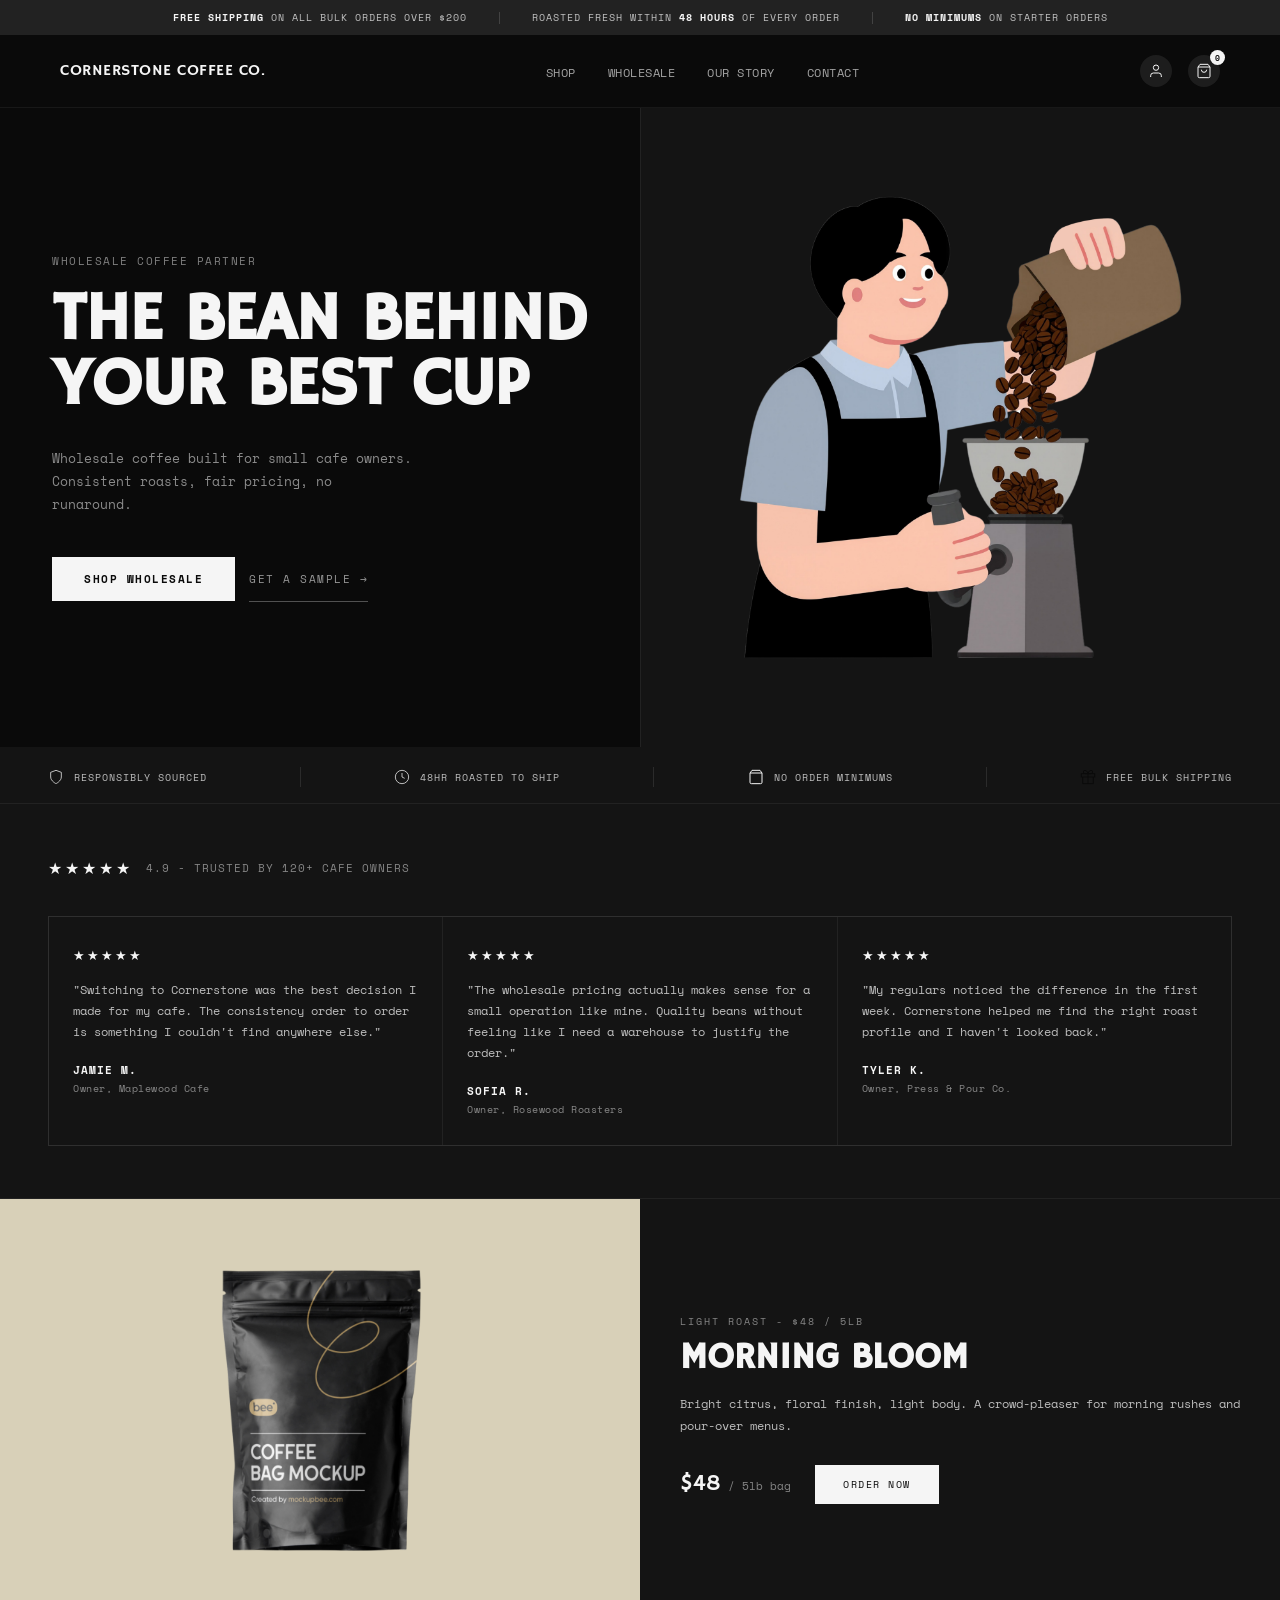
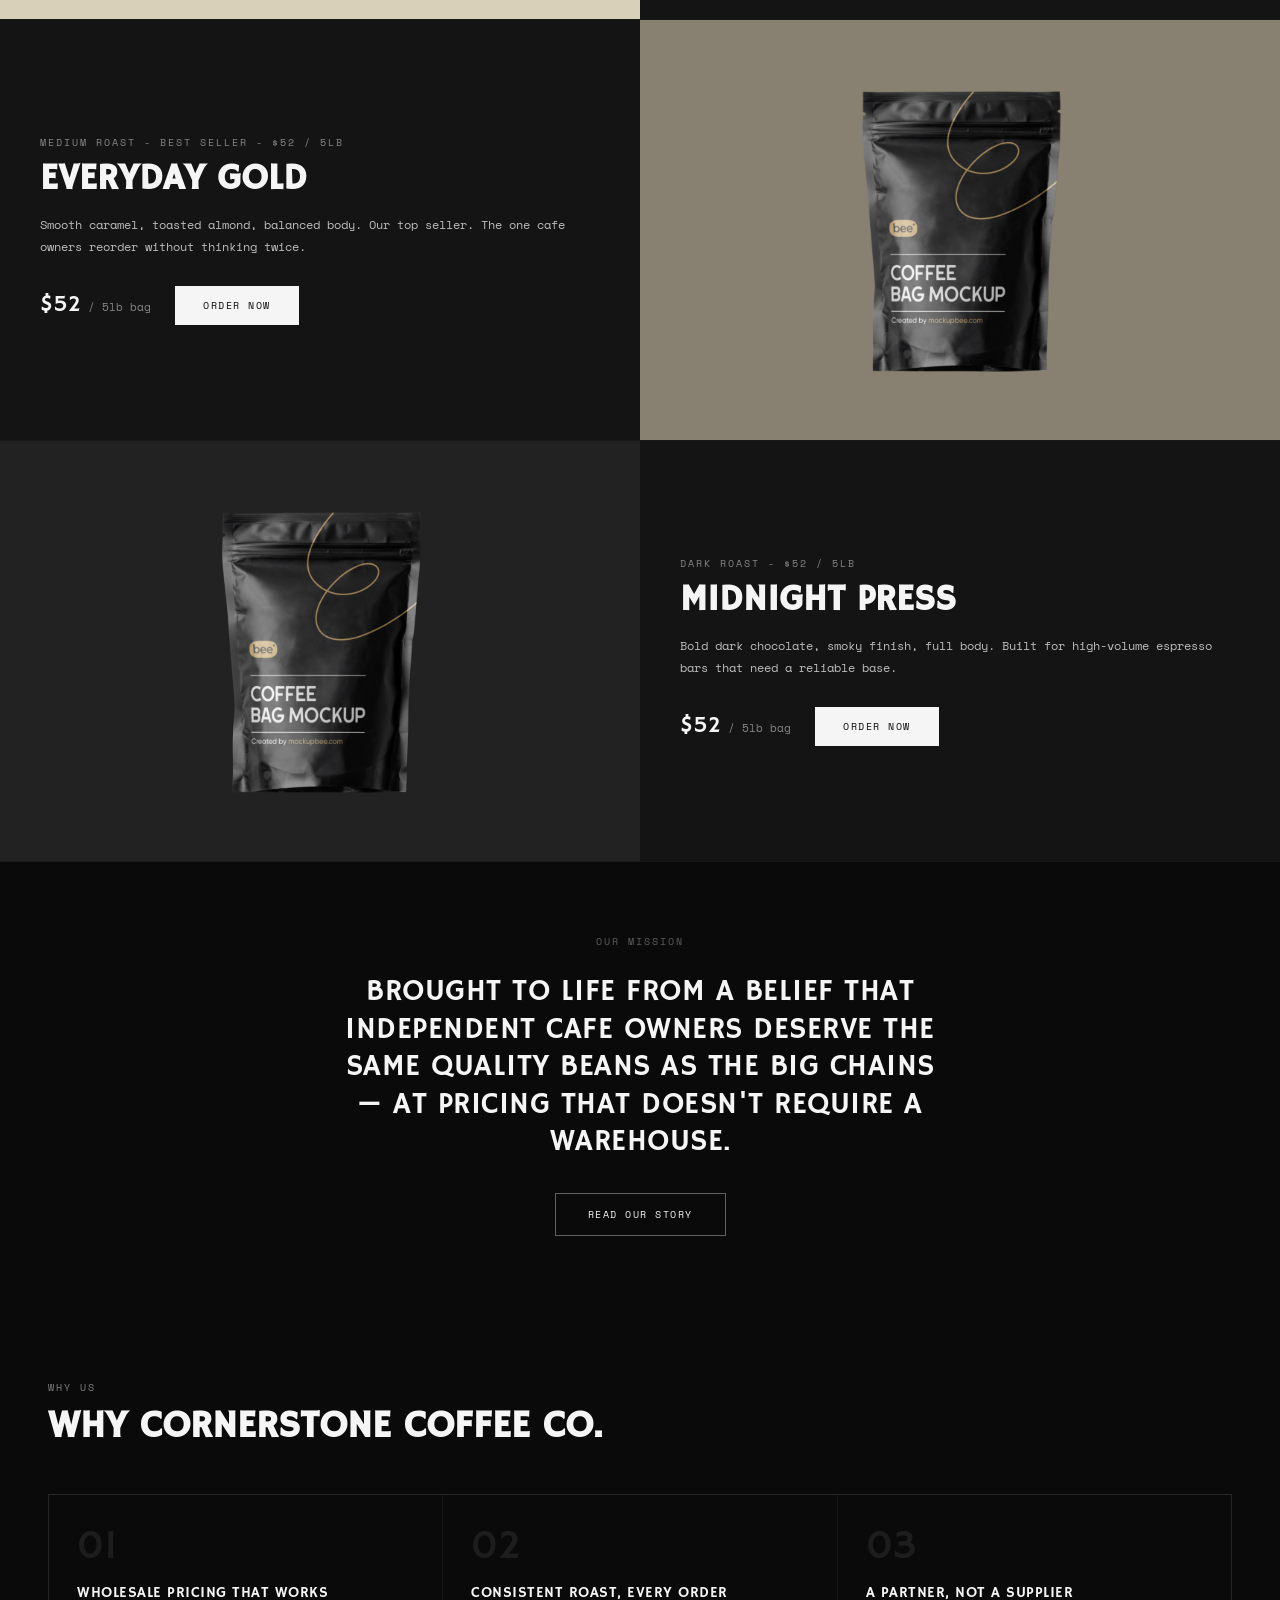
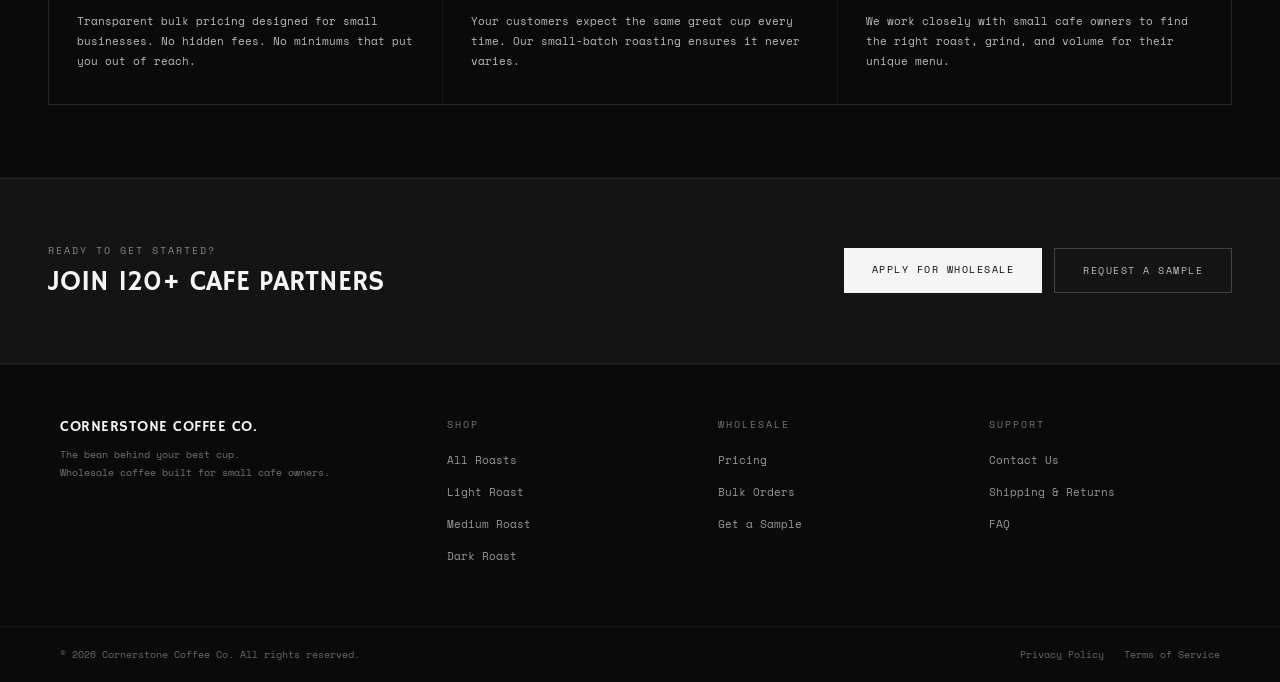
<file: index.html>
<!DOCTYPE html>
<html lang="en">

<head>
  <meta charset="UTF-8">
  <meta name="viewport" content="width=device-width, initial-scale=1.0">
  <title>Cornerstone Coffee Co.</title>
  <link
    href="https://fonts.googleapis.com/css2?family=Hammersmith+One&family=Space+Mono:ital,wght@0,400;0,700;1,400&display=swap"
    rel="stylesheet">
  <link rel="stylesheet" href="styles.css" />
  <style>
    .btn-primary {
      background: var(--white);
      color: var(--black);
      border: none;
      font-family: 'Space Mono', monospace;
      font-size: 11px;
      font-weight: 700;
      letter-spacing: 1.5px;
      text-transform: uppercase;
      padding: 13px 28px;
      cursor: pointer;
      transition: background 0.2s;
      text-decoration: none;
      display: inline-block;
    }

    .btn-primary:hover {
      background: var(--white-dark);
    }

    .page {
      width: 100%;
      background: var(--black);
      overflow: hidden;
    }

    /* ── ANNOUNCEMENT BAR ── */
    .announce-bar {
      background: var(--black-light);
      padding: 10px 48px;
      display: flex;
      align-items: center;
      justify-content: center;
      gap: 32px;
    }

    .announce-bar span {
      color: rgba(245, 245, 245, 0.75);
      font-size: 10px;
      letter-spacing: 1px;
      text-transform: uppercase;
      font-family: 'Space Mono', monospace;
      white-space: nowrap;
    }

    .announce-bar span strong {
      color: var(--white);
    }

    .announce-divider {
      width: 1px;
      height: 12px;
      background: rgba(255, 255, 255, 0.15);
      flex-shrink: 0;
    }

    /* ── NAV ── */
    nav {
      background: var(--black);
      padding: 20px 60px;
      display: flex;
      align-items: center;
      justify-content: space-between;
      border-bottom: 1px solid rgba(255, 255, 255, 0.06);
      position: sticky;
      top: 0;
      z-index: 100;
    }

    .nav-logo {
      font-family: 'Hammersmith One', sans-serif;
      font-size: 16px;
      color: var(--white);
      text-decoration: none;
      letter-spacing: 0.5px;
      text-transform: uppercase;
    }

    .nav-links {
      display: flex;
      gap: 32px;
      list-style: none;
    }

    .nav-links a {
      color: rgba(245, 245, 245, 0.65);
      text-decoration: none;
      font-size: 12px;
      letter-spacing: 0.5px;
      text-transform: uppercase;
      transition: color 0.2s;
    }

    .nav-links a:hover,
    .nav-links a.active {
      color: var(--white);
    }

    .nav-icons {
      display: flex;
      gap: 16px;
      align-items: center;
    }

    .nav-icon-btn {
      width: 32px;
      height: 32px;
      border-radius: 50%;
      background: rgba(255, 255, 255, 0.08);
      display: flex;
      align-items: center;
      justify-content: center;
      cursor: pointer;
      border: none;
      transition: background 0.2s;
    }

    .nav-icon-btn:hover {
      background: rgba(255, 255, 255, 0.14);
    }

    /* ── HERO — full bleed, type over dark bg ── */
    .hero {
      background: var(--black);
      padding: 0;
      position: relative;
      overflow: hidden;
      display: grid;
      grid-template-columns: 1fr 1fr;
      min-height: 520px;
    }

    .hero-inner {
      position: relative;
      z-index: 2;
    }

    .hero-tag {
      font-size: 11px;
      letter-spacing: 1.5px;
      text-transform: uppercase;
      color: rgba(245, 245, 245, 0.5);
      margin-bottom: 20px;
      font-family: 'Space Mono', monospace;
    }

    .hero-title {
      font-family: 'Hammersmith One', sans-serif;
      font-size: 68px;
      color: var(--white);
      line-height: 0.95;
      text-transform: uppercase;
      letter-spacing: -1px;
      margin-bottom: 28px;
      max-width: 560px;
    }

    .hero-sub {
      color: rgba(245, 245, 245, 0.55);
      font-size: 13px;
      line-height: 1.8;
      margin-bottom: 40px;
      max-width: 360px;
      font-family: 'Space Mono', monospace;
    }

    .hero-btns {
      display: flex;
      gap: 14px;
      align-items: center;
    }

    .btn-primary {
      background: var(--white);
      color: var(--black);
      padding: 14px 32px;
      font-size: 11px;
      font-weight: 700;
      letter-spacing: 1.5px;
      text-transform: uppercase;
      text-decoration: none;
      font-family: 'Space Mono', monospace;
      border: none;
      cursor: pointer;
      display: inline-block;
    }

    .btn-primary:hover {
      background: var(--off-white);
    }

    .btn-ghost {
      background: transparent;
      color: rgba(245, 245, 245, 0.6);
      padding: 14px 0;
      font-size: 11px;
      letter-spacing: 1.5px;
      text-transform: uppercase;
      text-decoration: none;
      font-family: 'Space Mono', monospace;
      border: none;
      border-bottom: 1px solid rgba(245, 245, 245, 0.3);
      cursor: pointer;
    }

    .hero-text {
      padding: 80px 52px;
      display: flex;
      flex-direction: column;
      justify-content: center;
      position: relative;
      z-index: 2;
    }

    .hero-image {
      display: flex;
      align-items: flex-end;
      justify-content: center;
      background: var(--black-mid);
      overflow: hidden;
      border-left: 1px solid rgba(255, 255, 255, 0.06);
    }

    .hero-image img {
      width: 100%;
      height: 100%;
      object-fit: cover;
      object-position: center top;
    }

    /* ── TRUST STRIP ── */
    .trust-strip {
      background: var(--black-mid);
      border-bottom: 1px solid rgba(255, 255, 255, 0.06);
      padding: 20px 48px 16px;
      display: flex;
      align-items: center;
      justify-content: space-between;
    }

    .trust-item {
      display: flex;
      align-items: center;
      gap: 10px;
    }

    .trust-item svg {
      flex-shrink: 0;
    }

    .trust-item span {
      font-size: 10px;
      letter-spacing: 1px;
      text-transform: uppercase;
      color: rgba(245, 245, 245, 0.75);
      font-family: 'Space Mono', monospace;
    }

    .trust-divider {
      width: 1px;
      height: 20px;
      background: rgba(255, 255, 255, 0.1);
    }

    /* ── REVIEWS STRIP ── */
    .reviews-strip {
      background: var(--black-mid);
      padding: 52px 48px;
      border-bottom: 1px solid rgba(255, 255, 255, 0.06);
    }

    .reviews-strip-header {
      display: flex;
      align-items: center;
      gap: 16px;
      margin-bottom: 36px;
    }

    .reviews-strip-stars {
      display: flex;
      gap: 3px;
    }

    .reviews-strip-stars span {
      font-size: 16px;
      color: var(--white);
    }

    .reviews-strip-count {
      font-size: 11px;
      color: rgba(245, 245, 245, 0.5);
      letter-spacing: 1px;
      text-transform: uppercase;
      font-family: 'Space Mono', monospace;
    }

    .reviews-grid {
      display: grid;
      grid-template-columns: repeat(3, 1fr);
      gap: 1px;
      background: rgba(255, 255, 255, 0.06);
      border: 1px solid rgba(255, 255, 255, 0.06);
    }

    .review-card {
      background: var(--black-mid);
      padding: 28px 24px;
    }

    .review-stars {
      display: flex;
      gap: 2px;
      margin-bottom: 14px;
    }

    .review-stars span {
      font-size: 13px;
      color: var(--white);
    }

    .review-text {
      font-size: 12px;
      line-height: 1.75;
      color: rgba(245, 245, 245, 0.75);
      margin-bottom: 20px;
      font-family: 'Space Mono', monospace;
    }

    .review-name {
      font-size: 11px;
      font-weight: 700;
      letter-spacing: 1px;
      text-transform: uppercase;
      color: var(--white);
      font-family: 'Space Mono', monospace;
    }

    .review-role {
      font-size: 10px;
      color: var(--gray);
      letter-spacing: 0.5px;
      margin-top: 3px;
      font-family: 'Space Mono', monospace;
    }

    /* ── PRODUCT FEATURE ── */
    .product-feature {
      display: grid;
      grid-template-columns: 1fr 1fr;
      min-height: 320px;
      border-bottom: 1px solid rgba(255, 255, 255, 0.06);
    }

    .product-feature.reverse {
      direction: rtl;
    }

    /* found this trick on stack overflow, flips grid order */
    .product-feature.reverse>* {
      direction: ltr;
    }

    .product-feature-img {
      background: var(--black-light);
      display: flex;
      align-items: center;
      justify-content: center;
      min-height: 300px;
      max-height: 420px;
      position: relative;
      overflow: hidden;
    }

    .product-feature-img img {
      width: 100%;
      height: 100%;
      object-fit: contain;
      max-height: 420px;
      padding: 24px;
    }


    .product-img-placeholder {
      width: 100%;
      height: 100%;
      position: absolute;
      inset: 0;
      display: flex;
      align-items: center;
      justify-content: center;
      flex-direction: column;
      gap: 8px;
    }

    .product-img-placeholder span {
      font-size: 10px;
      color: rgba(255, 255, 255, 0.2);
      letter-spacing: 1px;
      text-transform: uppercase;
      font-family: 'Space Mono', monospace;
    }

    .pip-light {
      background: #d8d0b8;
    }

    .pip-medium {
      background: #888070;
    }

    .pip-dark {
      background: #222222;
    }

    .product-feature-body {
      background: var(--black-mid);
      padding: 50px 40px;
      /* tried 52px first, looked too tall */
      display: flex;
      flex-direction: column;
      justify-content: center;
    }

    .product-roast-tag {
      font-size: 10px;
      letter-spacing: 2px;
      text-transform: uppercase;
      color: rgba(245, 245, 245, 0.5);
      margin-bottom: 12px;
      font-family: 'Space Mono', monospace;
    }

    .product-feature-name {
      font-family: 'Hammersmith One', sans-serif;
      font-size: 36px;
      color: var(--white);
      text-transform: uppercase;
      line-height: 1;
      margin-bottom: 16px;
    }

    .product-feature-notes {
      font-size: 12px;
      color: rgba(245, 245, 245, 0.75);
      line-height: 1.8;
      margin-bottom: 28px;
      font-family: 'Space Mono', monospace;
    }

    .product-feature-footer {
      display: flex;
      align-items: center;
      gap: 24px;
    }

    .product-feature-price {
      font-family: 'Hammersmith One', sans-serif;
      font-size: 22px;
      color: var(--white);
    }

    .product-feature-price span {
      font-family: 'Space Mono', monospace;
      font-size: 11px;
      color: rgba(245, 245, 245, 0.5);
      font-weight: 400;
    }

    .btn-order {
      background: var(--white);
      color: var(--black);
      padding: 12px 28px;
      font-size: 10px;
      letter-spacing: 1.5px;
      text-transform: uppercase;
      font-family: 'Space Mono', monospace;
      border: none;
      cursor: pointer;
      text-decoration: none;
      display: inline-block;
    }

    .btn-order:hover {
      background: var(--white-dark);
    }

    /* ── MISSION BAND ── */
    .mission-band {
      background: var(--black);
      padding: 72px 48px;
      text-align: center;
    }

    .mission-eyebrow {
      font-size: 10px;
      letter-spacing: 2px;
      text-transform: uppercase;
      color: rgba(245, 245, 245, 0.35);
      margin-bottom: 24px;
      font-family: 'Space Mono', monospace;
    }

    .mission-text {
      font-family: 'Hammersmith One', sans-serif;
      font-size: 30px;
      color: var(--white);
      text-transform: uppercase;
      line-height: 1.25;
      max-width: 600px;
      margin: 0 auto;
      margin-bottom: 32px;
      /* split this up so i could override easier */
      letter-spacing: 0.5px;
    }

    .btn-mission {
      background: transparent;
      color: var(--white);
      padding: 13px 32px;
      font-size: 10px;
      letter-spacing: 1.5px;
      text-transform: uppercase;
      font-family: 'Space Mono', monospace;
      border: 1px solid rgba(255, 255, 255, 0.35);
      cursor: pointer;
      text-decoration: none;
      display: inline-block;
      transition: background 0.2s;
    }

    .btn-mission:hover {
      background: rgba(255, 255, 255, 0.08);
    }

    /* ── WHY SECTION ── */
    .why-section {
      background: var(--black);
      padding: 72px 48px;
      border-bottom: 1px solid rgba(255, 255, 255, 0.06);
    }

    .why-header {
      margin-bottom: 48px;
    }

    .why-eyebrow {
      font-size: 10px;
      letter-spacing: 2px;
      text-transform: uppercase;
      color: rgba(245, 245, 245, 0.5);
      margin-bottom: 12px;
      font-family: 'Space Mono', monospace;
    }

    .why-title {
      font-family: 'Hammersmith One', sans-serif;
      font-size: 38px;
      color: var(--white);
      text-transform: uppercase;
      line-height: 1.05;
    }

    .why-grid {
      display: grid;
      grid-template-columns: repeat(3, 1fr);
      gap: 1px;
      background: rgba(255, 255, 255, 0.06);
      border: 1px solid rgba(255, 255, 255, 0.06);
    }

    .why-item {
      background: var(--black);
      padding: 32px 28px;
    }

    .why-number {
      font-family: 'Hammersmith One', sans-serif;
      font-size: 40px;
      color: rgba(255, 255, 255, 0.08);
      line-height: 1;
      margin-bottom: 16px;
    }

    .why-item-title {
      font-family: 'Hammersmith One', sans-serif;
      font-size: 15px;
      color: var(--white);
      text-transform: uppercase;
      margin-bottom: 10px;
      letter-spacing: 0.5px;
    }

    .why-item-body {
      font-size: 11px;
      color: rgba(245, 245, 245, 0.75);
      line-height: 1.8;
      font-family: 'Space Mono', monospace;
    }

    /* ── CTA BAND ── */
    .cta-band {
      background: var(--black-mid);
      border-top: 1px solid rgba(255, 255, 255, 0.06);
      border-bottom: 1px solid rgba(255, 255, 255, 0.06);
      padding: 64px 48px;
      display: flex;
      align-items: center;
      justify-content: space-between;
      gap: 40px;
    }

    .cta-band-eyebrow {
      font-size: 10px;
      letter-spacing: 2px;
      text-transform: uppercase;
      color: rgba(245, 245, 245, 0.5);
      margin-bottom: 10px;
      font-family: 'Space Mono', monospace;
    }

    .cta-band-title {
      font-family: 'Hammersmith One', sans-serif;
      font-size: 28px;
      color: var(--white);
      text-transform: uppercase;
      line-height: 1.1;
    }

    .cta-band-btns {
      display: flex;
      gap: 12px;
      flex-shrink: 0;
    }

    .btn-cta-primary {
      background: var(--white);
      color: var(--black);
      padding: 14px 28px;
      font-size: 10px;
      letter-spacing: 1.5px;
      text-transform: uppercase;
      font-family: 'Space Mono', monospace;
      border: none;
      cursor: pointer;
      text-decoration: none;
      display: inline-block;
    }

    .btn-cta-secondary {
      background: transparent;
      color: rgba(245, 245, 245, 0.75);
      padding: 14px 28px;
      font-size: 10px;
      letter-spacing: 1.5px;
      text-transform: uppercase;
      font-family: 'Space Mono', monospace;
      border: 1px solid rgba(255, 255, 255, 0.2);
      cursor: pointer;
      text-decoration: none;
      display: inline-block;
    }
  </style>
</head>

<body>

  <div class="page">

    <!-- ANNOUNCE BAR -->
    <div class="announce-bar">
      <span><strong>Free shipping</strong> on all bulk orders over $200</span>
      <div class="announce-divider"></div>
      <span>Roasted fresh within <strong>48 hours</strong> of every order</span>
      <div class="announce-divider"></div>
      <span><strong>No minimums</strong> on starter orders</span>
    </div>

    <!-- NAV -->
    <nav class="nav">
      <div class="nav-logo">Cornerstone Coffee Co.</div>
      <ul class="nav-links">
        <li><a href="shop.html">Shop</a></li>
        <li><a href="wholesale.html">Wholesale</a></li>
        <li><a href="our-story.html">Our Story</a></li>
        <li><a href="contact.html">Contact</a></li>
      </ul>
      <div class="nav-icons">
        <a href="auth.html" class="nav-icon-btn" id="nav-profile-btn">
          <svg width="16" height="16" fill="none" viewBox="0 0 24 24" stroke="#f5f5f5" stroke-width="1.5">
            <path d="M20 21v-2a4 4 0 0 0-4-4H8a4 4 0 0 0-4 4v2" />
            <circle cx="12" cy="7" r="4" />
          </svg>
        </a>
        <a href="cart.html" class="nav-icon-btn">
          <svg width="16" height="16" fill="none" viewBox="0 0 24 24" stroke="#f5f5f5" stroke-width="1.5">
            <path d="M6 2L3 6v14a2 2 0 0 0 2 2h14a2 2 0 0 0 2-2V6l-3-4z" />
            <line x1="3" y1="6" x2="21" y2="6" />
            <path d="M16 10a4 4 0 0 1-8 0" />
          </svg>
          <div class="cart-count" id="cart-count">0</div>
        </a>
      </div>
    </nav>

    <!-- HERO -->
    <section class="hero">
      <div class="hero-text" style="z-index: 2; position: relative;">
        <div class="hero-tag">Wholesale Coffee Partner</div>
        <h1 class="hero-title">The Bean Behind Your Best Cup</h1>
        <p class="hero-sub">Wholesale coffee built for small cafe owners. Consistent roasts, fair pricing, no runaround.
        </p>
        <div class="hero-btns">
          <a href="shop.html" class="btn-primary">Shop Wholesale</a>
          <a href="contact.html" class="btn-ghost">Get a Sample &rarr;</a> <!-- Right Arrow HTML Entity-->
        </div>
      </div>
      <div class="hero-image">
        <img src="images/barista.png" alt="Barista">
      </div>
    </section>

    <!-- TRUST STRIP -->
    <div class="trust-strip">
      <div class="trust-item">
        <svg width="16" height="16" fill="none" viewBox="0 0 24 24" stroke="rgba(245,245,245,0.75)" stroke-width="1.5">
          <path d="M12 22s8-4 8-10V5l-8-3-8 3v7c0 6 8 10 8 10z" />
        </svg>
        <span>Responsibly Sourced</span>
      </div>
      <div class="trust-divider"></div>
      <div class="trust-item">
        <svg width="16" height="16" fill="none" viewBox="0 0 24 24" stroke="rgba(245,245,245,0.75)" stroke-width="1.5">
          <circle cx="12" cy="12" r="10" />
          <polyline points="12 6 12 12 16 14" />
        </svg>
        <span>48hr Roasted to Ship</span>
      </div>
      <div class="trust-divider"></div>
      <div class="trust-item">
        <svg width="16" height="16" fill="none" viewBox="0 0 24 24" stroke="#f5f5f5" stroke-width="1.5">
          <path d="M6 2L3 6v14a2 2 0 0 0 2 2h14a2 2 0 0 0 2-2V6l-3-4z" />
          <line x1="3" y1="6" x2="21" y2="6" />
        </svg>
        <span>No Order Minimums</span>
      </div>
      <div class="trust-divider"></div>
      <div class="trust-item">
        <svg width="16" height="16" fill="none" viewBox="0 0 24 24" stroke="#0a0a0a" stroke-width="1.5">
          <polyline points="20 12 20 22 4 22 4 12" />
          <rect x="2" y="7" width="20" height="5" />
          <line x1="12" y1="22" x2="12" y2="7" />
          <path d="M12 7H7.5a2.5 2.5 0 0 1 0-5C11 2 12 7 12 7z" />
          <path d="M12 7h4.5a2.5 2.5 0 0 0 0-5C13 2 12 7 12 7z" />
        </svg>
        <span>Free Bulk Shipping</span>
      </div>
    </div>

    <!-- REVIEWS STRIP -->
    <section class="reviews-strip">
      <div class="reviews-strip-header">
        <div class="reviews-strip-stars">
          <span>&#9733</span><span>&#9733</span><span>&#9733</span><span>&#9733</span><span>&#9733</span> <!-- Decimal Entity for Filled Star-->
        </div>
        <div class="reviews-strip-count">4.9 - Trusted by 120+ cafe owners</div>
      </div>

      <div class="reviews-grid">
        <div class="review-card">
          <div class="review-stars">
            <span>&#9733</span><span>&#9733</span><span>&#9733</span><span>&#9733</span><span>&#9733</span>
          </div>
          <p class="review-text">"Switching to Cornerstone was the best decision I made for my cafe. The consistency
            order to order is something I couldn't find anywhere else."</p>
          <div class="review-name">Jamie M.</div>
          <div class="review-role">Owner, Maplewood Cafe</div>
        </div>

        <div class="review-card">
          <div class="review-stars">
            <span>&#9733</span><span>&#9733</span><span>&#9733</span><span>&#9733</span><span>&#9733</span>
          </div>
          <p class="review-text">"The wholesale pricing actually makes sense for a small operation like mine. Quality
            beans without feeling like I need a warehouse to justify the order."</p>
          <div class="review-name">Sofia R.</div>
          <div class="review-role">Owner, Rosewood Roasters</div>
        </div>

        <div class="review-card">
          <div class="review-stars">
            <span>&#9733</span><span>&#9733</span><span>&#9733</span><span>&#9733</span><span>&#9733</span> 
          </div>
          <p class="review-text">"My regulars noticed the difference in the first week. Cornerstone helped me find the
            right roast profile and I haven't looked back."</p>
          <div class="review-name">Tyler K.</div>
          <div class="review-role">Owner, Press &amp; Pour Co.</div>
        </div>
      </div>
    </section>

    <!-- PRODUCT FEATURES -->

    <!-- PRODUCT 1: Morning Bloom — image left -->
    <div class="product-feature">
      <div class="product-feature-img pip-light">
        <img src="images/coffee-mockup.png" alt="Coffee Bag" style="width: 100%; height: 100%; object-fit: contain;">
      </div>
      <div class="product-feature-body">
        <div class="product-roast-tag">Light Roast - $48 / 5lb</div>
        <h2 class="product-feature-name">Morning Bloom</h2>
        <p class="product-feature-notes">Bright citrus, floral finish, light body. A crowd-pleaser for morning rushes
          and pour-over menus.</p>
        <div class="product-feature-footer">
          <div class="product-feature-price">$48 <span>/ 5lb bag</span></div>
          <a href="shop.html" class="btn-order">Order Now</a>
        </div>
      </div>
    </div>

    <!-- PRODUCT 2: Everyday Gold — image right -->
    <div class="product-feature reverse">
      <div class="product-feature-img pip-medium">
        <img src="images/coffee-mockup.png" alt="Coffee Bag" style="width: 100%; height: 100%; object-fit: contain;">
      </div>
      <div class="product-feature-body">
        <div class="product-roast-tag">Medium Roast - Best Seller - $52 / 5lb</div>
        <h2 class="product-feature-name">Everyday Gold</h2>
        <p class="product-feature-notes">Smooth caramel, toasted almond, balanced body. Our top seller. The one cafe
          owners reorder without thinking twice.</p>
        <div class="product-feature-footer">
          <div class="product-feature-price">$52 <span>/ 5lb bag</span></div>
          <a href="shop.html" class="btn-order">Order Now</a>
        </div>
      </div>
    </div>

    <!-- PRODUCT 3: Midnight Press — image left -->
    <div class="product-feature">
      <div class="product-feature-img pip-dark">
        <img src="images/coffee-mockup.png" alt="Coffee Bag" style="width: 100%; height: 100%; object-fit: contain;">
      </div>
      <div class="product-feature-body">
        <div class="product-roast-tag">Dark Roast - $52 / 5lb</div>
        <h2 class="product-feature-name">Midnight Press</h2>
        <p class="product-feature-notes">Bold dark chocolate, smoky finish, full body. Built for high-volume espresso
          bars that need a reliable base.</p>
        <div class="product-feature-footer">
          <div class="product-feature-price">$52 <span>/ 5lb bag</span></div>
          <a href="shop.html" class="btn-order">Order Now</a>
        </div>
      </div>
    </div>

    <!-- MISSION BAND -->
    <div class="mission-band">
      <div class="mission-eyebrow">Our Mission</div>
      <p class="mission-text">Brought to life from a belief that independent cafe owners deserve the same quality beans
        as the big chains — at pricing that doesn't require a warehouse.</p>
      <a href="our-story.html" class="btn-mission">Read Our Story</a>
    </div>

    <!-- WHY CORNERSTONE -->
    <section class="why-section">
      <div class="why-header">
        <div class="why-eyebrow">Why Us</div>
        <h2 class="why-title">Why Cornerstone Coffee Co.</h2>
      </div>

      <div class="why-grid">
        <div class="why-item">
          <div class="why-number">01</div>
          <div class="why-item-title">Wholesale Pricing That Works</div>
          <p class="why-item-body">Transparent bulk pricing designed for small businesses. No hidden fees. No minimums
            that put you out of reach.</p>
        </div>
        <div class="why-item">
          <div class="why-number">02</div>
          <div class="why-item-title">Consistent Roast, Every Order</div>
          <p class="why-item-body">Your customers expect the same great cup every time. Our small-batch roasting ensures
            it never varies.</p>
        </div>
        <div class="why-item">
          <div class="why-number">03</div>
          <div class="why-item-title">A Partner, Not a Supplier</div>
          <p class="why-item-body">We work closely with small cafe owners to find the right roast, grind, and volume for
            their unique menu.</p>
        </div>
      </div>
    </section>

    <!-- CTA BAND -->
    <div class="cta-band">
      <div class="cta-band-text">
        <div class="cta-band-eyebrow">Ready to get started?</div>
        <div class="cta-band-title">Join 120+ Cafe Partners</div>
      </div>
      <div class="cta-band-btns">
        <a href="wholesale.html" class="btn-cta-primary">Apply for Wholesale</a>
        <a href="contact.html" class="btn-cta-secondary">Request a Sample</a>
      </div>
    </div>

    <!-- FOOTER -->
    <footer class="footer">
      <div class="footer-top">
        <div>
          <div class="footer-brand">Cornerstone Coffee Co.</div>
          <p class="footer-tagline">The bean behind your best cup.<br>Wholesale coffee built for small cafe owners.</p>
        </div>
 
        <div class="footer-col">
          <div class="footer-col-title">Shop</div>
          <ul>
            <li><a href="shop.html">All Roasts</a></li>
            <li><a href="shop.html">Light Roast</a></li>
            <li><a href="shop.html">Medium Roast</a></li>
            <li><a href="shop.html">Dark Roast</a></li>
          </ul>
        </div>
 
        <div class="footer-col">
          <div class="footer-col-title">Wholesale</div>
          <ul>
            <li><a href="wholesale.html">Pricing</a></li>
            <li><a href="wholesale.html">Bulk Orders</a></li>
            <li><a href="wholesale.html">Get a Sample</a></li>
          </ul>
        </div>
 
        <div class="footer-col">
          <div class="footer-col-title">Support</div>
          <ul>
            <li><a href="contact.html">Contact Us</a></li>
            <li><a href="#">Shipping & Returns</a></li>
            <li><a href="contact.html">FAQ</a></li>
          </ul>
        </div>
      </div>
 
      <div class="footer-bottom">
        <span class="footer-copy">© 2026 Cornerstone Coffee Co. All rights reserved.</span>
        <div class="footer-legal">
          <a href="contact.html">Privacy Policy</a>
          <a href="wholesale.html">Terms of Service</a>
        </div>
      </div>
    </footer>

  </div>


  <!-- secret admin access — 5 clicks on footer logo -->
  <script>
    (function() {
      var clicks = 0;
      var timer = null;
      document.addEventListener('click', function(e) {
        var el = e.target;
        while (el && el !== document.body) {
          if (el.classList && el.classList.contains('footer-brand')) {
            clicks++;
            clearTimeout(timer);
            timer = setTimeout(function() { clicks = 0; }, 3000);
            if (clicks >= 5) {
              clicks = 0;
              window.location.href = 'admin.html';
            }
            break;
          }
          el = el.parentElement;
        }
      });
    })();
  </script>

  <script>
    // update cart badge on page load from localStorage
    (function() {
      var cart = JSON.parse(localStorage.getItem('cc_cart') || '[]');
      var total = cart.reduce(function(sum, i) { return sum + (i.qty || 1); }, 0);
      var badge = document.getElementById('cart-count');
      if (badge) badge.textContent = total;
    })();
  </script>
</body>

</html>
</file>
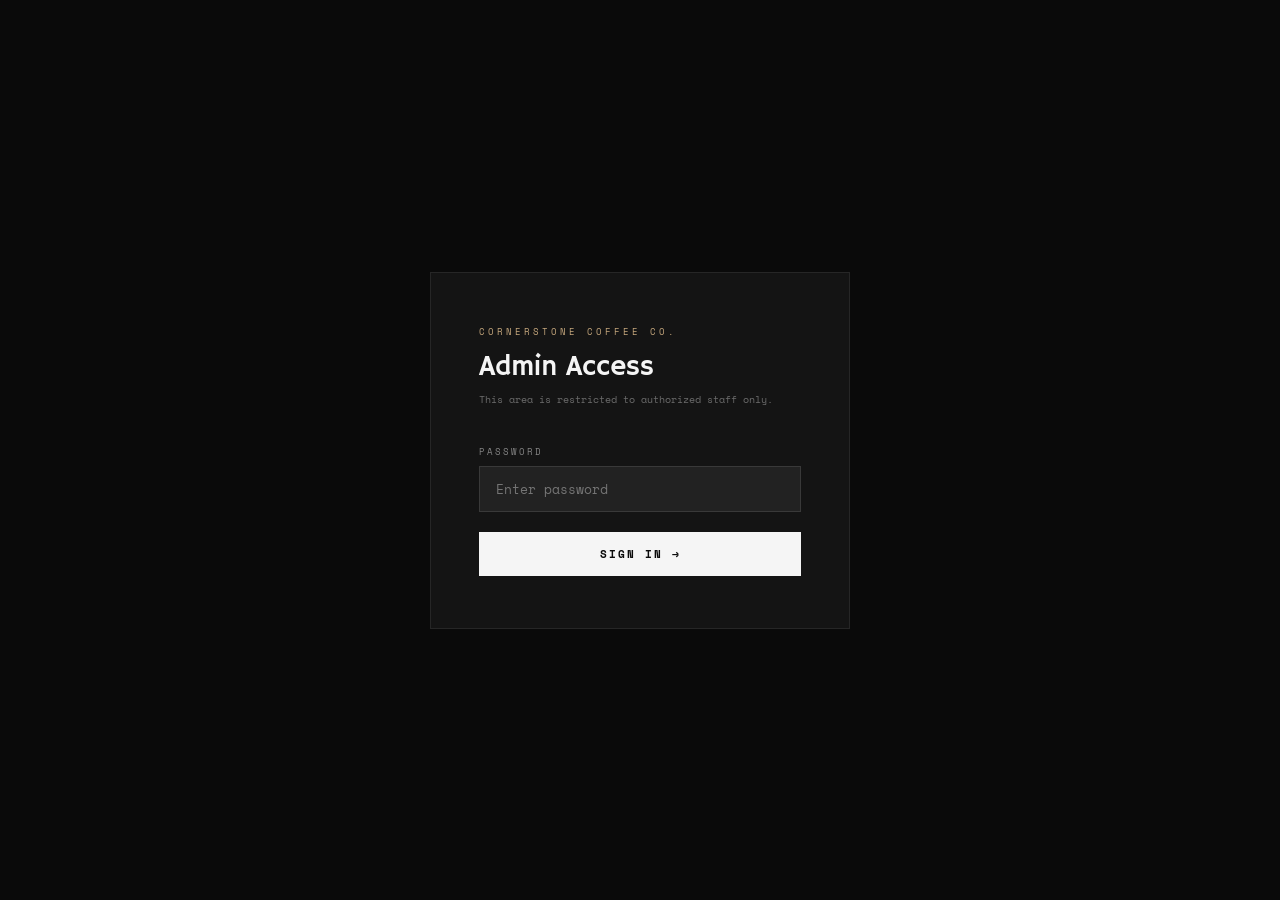
<file: admin.html>
<!DOCTYPE html>
<html lang="en">

<head>
    <meta charset="UTF-8" />
    <meta name="viewport" content="width=device-width, initial-scale=1.0" />
    <title>Admin &ndash; Cornerstone Coffee Co.</title>
    <link
        href="https://fonts.googleapis.com/css2?family=Hammersmith+One&family=Space+Mono:ital,wght@0,400;0,700;1,400&display=swap"
        rel="stylesheet" />
    <style>
        *,
        *::before,
        *::after {
            box-sizing: border-box;
            margin: 0;
            padding: 0;
        }

        :root {
            --black: #0a0a0a;
            --black-mid: #141414;
            --black-light: #222222;
            --white: #f5f5f5;
            --gray: #888888;
            --accent: #c8a97e;
        }

        body {
            background: var(--black);
            color: var(--white);
            font-family: 'Space Mono', monospace;
            min-height: 100vh;
        }

        /* ── LOGIN SCREEN ── */
        #login-screen {
            min-height: 100vh;
            display: flex;
            align-items: center;
            justify-content: center;
            flex-direction: column;
            gap: 0;
        }

        .login-box {
            background: var(--black-mid);
            border: 1px solid rgba(255, 255, 255, 0.08);
            padding: 52px 48px;
            width: 100%;
            max-width: 420px;
        }

        .login-eyebrow {
            font-size: 9px;
            letter-spacing: 3px;
            text-transform: uppercase;
            color: var(--accent);
            margin-bottom: 12px;
        }

        .login-title {
            font-family: 'Hammersmith One', sans-serif;
            font-size: 28px;
            color: var(--white);
            margin-bottom: 6px;
        }

        .login-sub {
            font-size: 10px;
            color: rgba(245, 245, 245, 0.4);
            margin-bottom: 36px;
            line-height: 1.8;
        }

        .login-label {
            font-size: 9px;
            letter-spacing: 2px;
            text-transform: uppercase;
            color: rgba(245, 245, 245, 0.5);
            margin-bottom: 8px;
            display: block;
        }

        .login-input {
            width: 100%;
            background: var(--black-light);
            border: 1px solid rgba(255, 255, 255, 0.1);
            color: var(--white);
            font-family: 'Space Mono', monospace;
            font-size: 13px;
            padding: 12px 16px;
            margin-bottom: 20px;
            outline: none;
            transition: border-color 0.2s;
        }

        .login-input:focus {
            border-color: rgba(255, 255, 255, 0.3);
        }

        .login-btn {
            width: 100%;
            background: var(--white);
            color: var(--black);
            border: none;
            font-family: 'Space Mono', monospace;
            font-size: 11px;
            font-weight: 700;
            letter-spacing: 2px;
            text-transform: uppercase;
            padding: 14px;
            cursor: pointer;
            transition: opacity 0.2s;
        }

        .login-btn:hover {
            opacity: 0.85;
        }

        .login-error {
            font-size: 10px;
            color: #e05555;
            margin-top: 12px;
            display: none;
            letter-spacing: 0.5px;
        }

        /* ── DASHBOARD ── */
        #dashboard {
            display: none;
        }

        /* top nav bar for the admin dashboard
       kept it separate from the main site nav so it looks like a different "mode" */
        .admin-nav {
            background: var(--black-mid);
            border-bottom: 1px solid rgba(255, 255, 255, 0.07);
            padding: 0 60px;
            display: flex;
            align-items: center;
            justify-content: space-between;
            height: 60px;
        }

        .admin-nav-brand {
            font-family: 'Hammersmith One', sans-serif;
            font-size: 13px;
            text-transform: uppercase;
            letter-spacing: 1px;
            color: var(--white);
        }

        .admin-nav-brand span {
            color: var(--accent);
            font-size: 9px;
            letter-spacing: 2px;
            text-transform: uppercase;
            margin-left: 10px;
            background: rgba(200, 169, 126, 0.12);
            padding: 3px 8px;
            vertical-align: middle;
        }

        .admin-nav-right {
            display: flex;
            align-items: center;
            gap: 20px;
        }

        .admin-nav-right a {
            font-size: 10px;
            letter-spacing: 1.5px;
            text-transform: uppercase;
            color: rgba(245, 245, 245, 0.5);
            text-decoration: none;
            transition: color 0.2s;
        }

        .admin-nav-right a:hover {
            color: var(--white);
        }

        .logout-btn {
            background: transparent;
            border: 1px solid rgba(255, 255, 255, 0.15);
            color: rgba(245, 245, 245, 0.6);
            font-family: 'Space Mono', monospace;
            font-size: 10px;
            letter-spacing: 1px;
            text-transform: uppercase;
            padding: 6px 16px;
            cursor: pointer;
            transition: all 0.2s;
        }

        .logout-btn:hover {
            border-color: var(--white);
            color: var(--white);
        }

        .admin-body {
            padding: 48px 60px;
        }

        .admin-header {
            margin-bottom: 40px;
        }

        .admin-header-eyebrow {
            font-size: 9px;
            letter-spacing: 3px;
            text-transform: uppercase;
            color: var(--accent);
            margin-bottom: 10px;
        }

        .admin-header h1 {
            font-family: 'Hammersmith One', sans-serif;
            font-size: 36px;
            color: var(--white);
        }

        .admin-header p {
            font-size: 11px;
            color: rgba(245, 245, 245, 0.45);
            margin-top: 6px;
        }

        /* STAT CARDS */
        /* 4-column grid for the stat cards at the top of the dashboard
       each card shows a key metric pulled from localStorage */
        .stats-grid {
            display: grid;
            grid-template-columns: repeat(4, 1fr);
            gap: 16px;
            margin-bottom: 48px;
        }

        .stat-card {
            background: var(--black-mid);
            border: 1px solid rgba(255, 255, 255, 0.07);
            padding: 28px 28px 24px;
        }

        .stat-label {
            font-size: 9px;
            letter-spacing: 2px;
            text-transform: uppercase;
            color: rgba(245, 245, 245, 0.4);
            margin-bottom: 12px;
        }

        .stat-value {
            font-family: 'Hammersmith One', sans-serif;
            font-size: 36px;
            color: var(--white);
            line-height: 1;
            margin-bottom: 6px;
        }

        .stat-sub {
            font-size: 10px;
            color: rgba(245, 245, 245, 0.35);
        }

        /* SECTION TITLES */
        .section-header {
            display: flex;
            align-items: baseline;
            justify-content: space-between;
            margin-bottom: 20px;
            padding-bottom: 14px;
            border-bottom: 1px solid rgba(255, 255, 255, 0.06);
        }

        .section-title {
            font-family: 'Hammersmith One', sans-serif;
            font-size: 16px;
            text-transform: uppercase;
            color: var(--white);
        }

        .section-count {
            font-size: 10px;
            color: rgba(245, 245, 245, 0.4);
            letter-spacing: 1px;
        }

        /* TABLES */
        .admin-table {
            width: 100%;
            border-collapse: collapse;
            margin-bottom: 48px;
        }

        .admin-table th {
            font-size: 9px;
            letter-spacing: 2px;
            text-transform: uppercase;
            color: rgba(245, 245, 245, 0.4);
            text-align: left;
            padding: 10px 16px;
            background: var(--black-light);
            border-bottom: 1px solid rgba(255, 255, 255, 0.06);
        }

        .admin-table td {
            font-size: 11px;
            color: rgba(245, 245, 245, 0.8);
            padding: 14px 16px;
            border-bottom: 1px solid rgba(255, 255, 255, 0.04);
            vertical-align: top;
        }

        .admin-table tr:hover td {
            background: rgba(255, 255, 255, 0.02);
        }

        .badge {
            display: inline-block;
            font-size: 9px;
            letter-spacing: 1px;
            text-transform: uppercase;
            padding: 3px 10px;
            border: 1px solid;
        }

        .badge-green {
            color: #6fcf97;
            border-color: rgba(111, 207, 151, 0.3);
            background: rgba(111, 207, 151, 0.07);
        }

        .badge-yellow {
            color: #f2c94c;
            border-color: rgba(242, 201, 76, 0.3);
            background: rgba(242, 201, 76, 0.07);
        }

        .badge-gray {
            color: var(--gray);
            border-color: rgba(136, 136, 136, 0.3);
            background: rgba(136, 136, 136, 0.07);
        }

        .empty-state {
            text-align: center;
            padding: 52px;
            background: var(--black-mid);
            border: 1px solid rgba(255, 255, 255, 0.06);
            margin-bottom: 48px;
        }

        .empty-state p {
            font-size: 11px;
            color: rgba(245, 245, 245, 0.3);
            letter-spacing: 0.5px;
        }

        /* CLEAR BUTTON */
        /* the clear all data section at the bottom
       has a red border to signal it is destructive — learned this pattern from UI design articles */
        .danger-zone {
            background: var(--black-mid);
            border: 1px solid rgba(224, 85, 85, 0.2);
            padding: 28px 32px;
            display: flex;
            align-items: center;
            justify-content: space-between;
            margin-bottom: 60px;
        }

        .danger-title {
            font-family: 'Hammersmith One', sans-serif;
            font-size: 13px;
            text-transform: uppercase;
            color: #e05555;
            margin-bottom: 4px;
        }

        .danger-sub {
            font-size: 10px;
            color: rgba(245, 245, 245, 0.35);
        }

        .btn-danger {
            background: transparent;
            border: 1px solid rgba(224, 85, 85, 0.4);
            color: #e05555;
            font-family: 'Space Mono', monospace;
            font-size: 10px;
            letter-spacing: 1.5px;
            text-transform: uppercase;
            padding: 10px 24px;
            cursor: pointer;
            transition: all 0.2s;
            white-space: nowrap;
        }

        .btn-danger:hover {
            background: rgba(224, 85, 85, 0.1);
            border-color: #e05555;
        }

        .btn-advance-admin {
            background: transparent;
            border: 1px solid rgba(255, 255, 255, 0.15);
            color: rgba(245, 245, 245, 0.7);
            font-family: 'Space Mono', monospace;
            font-size: 9px;
            letter-spacing: 1px;
            text-transform: uppercase;
            padding: 5px 12px;
            cursor: pointer;
            transition: all 0.2s;
            white-space: nowrap;
        }

        .btn-advance-admin:hover {
            border-color: var(--white);
            color: var(--white);
        }
    </style>
</head>

<body>

    <!-- LOGIN SCREEN -->
    <div id="login-screen">
        <div class="login-box">
            <div class="login-eyebrow">Cornerstone Coffee Co.</div>
            <div class="login-title">Admin Access</div>
            <p class="login-sub">This area is restricted to authorized staff only.</p>
            <label class="login-label" for="pwd-input">Password</label>
            <input class="login-input" type="password" id="pwd-input" placeholder="Enter password"
                onkeydown="if(event.key==='Enter') attemptLogin()">
            <button class="login-btn" onclick="attemptLogin()">Sign In &rarr;</button>
            <div class="login-error" id="login-error">Incorrect password. Try again.</div>
        </div>
    </div>

    <!-- DASHBOARD -->
    <div id="dashboard">
        <nav class="admin-nav">
            <div class="admin-nav-brand">
                Cornerstone Coffee Co.
                <span>Admin</span>
            </div>
            <div class="admin-nav-right">
                <a href="index.html">&larr; Back to Site</a>
                <button class="logout-btn" onclick="logout()">Log Out</button>
            </div>
        </nav>

        <div class="admin-body">
            <div class="admin-header">
                <div class="admin-header-eyebrow">Dashboard Overview</div>
                <h1>Store Admin</h1>
                <p id="last-updated">Loading data...</p>
            </div>

            <!-- STAT CARDS -->
            <div class="stats-grid">
                <div class="stat-card">
                    <div class="stat-label">Total Orders</div>
                    <div class="stat-value" id="stat-orders">0</div>
                    <div class="stat-sub">All time</div>
                </div>
                <div class="stat-card">
                    <div class="stat-label">Total Revenue</div>
                    <div class="stat-value" id="stat-revenue">$0</div>
                    <div class="stat-sub">From placed orders</div>
                </div>
                <div class="stat-card">
                    <div class="stat-label">Registered Users</div>
                    <div class="stat-value" id="stat-users">0</div>
                    <div class="stat-sub">Accounts created</div>
                </div>
                <div class="stat-card">
                    <div class="stat-label">Cart Items</div>
                    <div class="stat-value" id="stat-cart">0</div>
                    <div class="stat-sub">Currently in carts</div>
                </div>
            </div>

            <!-- ORDERS TABLE -->
            <div class="section-header">
                <div class="section-title">Order History</div>
                <div class="section-count" id="orders-count">0 orders</div>
            </div>
            <div id="orders-container"></div>

            <!-- USERS TABLE -->
            <div class="section-header">
                <div class="section-title">Registered Users</div>
                <div class="section-count" id="users-count">0 users</div>
            </div>
            <div id="users-container"></div>

            <!-- DANGER ZONE -->
            <div class="danger-zone">
                <div>
                    <div class="danger-title">Clear All Data</div>
                    <div class="danger-sub">Permanently removes all orders, users, and cart data from localStorage.
                    </div>
                </div>
                <button class="btn-danger" onclick="clearAllData()">Clear All Data</button>
            </div>

        </div>
    </div>

    <script>
        const ADMIN_PASSWORD = 'coffeeforlife';

        // checks the entered password against the hardcoded admin password
        // in a real app this would go through a backend — for now it just checks localStorage
        function attemptLogin() {
            const val = document.getElementById('pwd-input').value;
            const err = document.getElementById('login-error');
            if (val === ADMIN_PASSWORD) {
                document.getElementById('login-screen').style.display = 'none';
                document.getElementById('dashboard').style.display = 'block';
                loadDashboard();
            } else {
                err.style.display = 'block';
                document.getElementById('pwd-input').value = '';
                document.getElementById('pwd-input').focus();
            }
        }

        function logout() {
            document.getElementById('dashboard').style.display = 'none';
            document.getElementById('login-screen').style.display = 'flex';
            document.getElementById('pwd-input').value = '';
            document.getElementById('login-error').style.display = 'none';
        }

        // loads all data from localStorage and populates the dashboard
        // reads from cc_orders, cc_users, and cc_cart
        // runs every time admin logs in or advances an order
        function loadDashboard() {
            const orders = JSON.parse(localStorage.getItem('cc_orders') || '[]');
            const users = JSON.parse(localStorage.getItem('cc_users') || '[]');
            const cart = JSON.parse(localStorage.getItem('cc_cart') || '[]');

            // Stats
            const revenue = orders.reduce((sum, o) => { const t = typeof o.total === 'number' ? o.total : parseFloat((o.total || '0').toString().replace(/[^0-9.]/g, '')); return sum + (isNaN(t) ? 0 : t); }, 0);
            const cartItems = cart.reduce((sum, i) => sum + (i.qty || 1), 0);

            document.getElementById('stat-orders').textContent = orders.length;
            document.getElementById('stat-revenue').textContent = '$' + revenue.toFixed(0);
            document.getElementById('stat-users').textContent = users.length;
            document.getElementById('stat-cart').textContent = cartItems;

            const now = new Date();
            document.getElementById('last-updated').textContent =
                'Last refreshed: ' + now.toLocaleDateString() + ' at ' + now.toLocaleTimeString();

            // Orders
            document.getElementById('orders-count').textContent = orders.length + ' order' + (orders.length !== 1 ? 's' : '');
            const ordersContainer = document.getElementById('orders-container');
            if (orders.length === 0) {
                ordersContainer.innerHTML = '<div class="empty-state"><p>No orders have been placed yet.</p></div>';
            } else {
                let rows = orders.map(o => {
                    const items = Array.isArray(o.itemsArray)
                        ? o.itemsArray.map(i => i.name).join(', ')
                        : (typeof o.items === 'string' ? o.items : '&mdash;');
                    const date = o.date || '&mdash;';
                    const status = o.status || 'Processing';
                    const totalNum = typeof o.total === 'number' ? o.total : parseFloat((o.total || '0').toString().replace(/[^0-9.]/g, ''));
                    const STAGES = ['Processing', 'Shipped', 'Delivered'];
                    const stageIdx = STAGES.indexOf(status);
                    const badgeClass = status === 'Delivered' ? 'badge-green' : status === 'Shipped' ? 'badge-yellow' : 'badge-gray';
                    const isDelivered = status === 'Delivered';
                    const advanceLabel = !isDelivered ? STAGES[stageIdx + 1] : null;
                    const advanceBtn = isDelivered
                        ? '<span style="font-size:10px;color:#80c880;">&#10003; Delivered</span>'
                        : `<button class="btn-advance-admin" onclick="adminAdvanceOrder('${o.id}')">&rarr; ${advanceLabel}</button>`;
                    const shipping = o.shippingAddress || '&mdash;';
                    return `<tr>
            <td>${o.id || '&mdash;'}</td>
            <td>${o.email || o.user || '&mdash;'}</td>
            <td>${items}</td>
            <td>$${totalNum.toFixed(2)}</td>
            <td>${shipping}</td>
            <td>${date}</td>
            <td><span class="badge ${badgeClass}">${status}</span></td>
            <td>${advanceBtn}</td>
          </tr>`;
                }).join('');
                ordersContainer.innerHTML = `<table class="admin-table">
          <thead><tr>
            <th>Order ID</th><th>Customer</th><th>Items</th><th>Total</th><th>Ship To</th><th>Date</th><th>Status</th><th>Action</th>
          </tr></thead>
          <tbody>${rows}</tbody>
        </table>`;
            }

            // Users
            document.getElementById('users-count').textContent = users.length + ' user' + (users.length !== 1 ? 's' : '');
            const usersContainer = document.getElementById('users-container');
            if (users.length === 0) {
                usersContainer.innerHTML = '<div class="empty-state"><p>No users have registered yet.</p></div>';
            } else {
                let rows = users.map(u => `<tr>
          <td>${u.name || '&mdash;'}</td>
          <td>${u.email || '&mdash;'}</td>
          <td>${u.businessName || '&mdash;'}</td>
          <td>${u.joined ? new Date(u.joined).toLocaleDateString() : '&mdash;'}</td>
          <td><span class="badge badge-green">Active</span></td>
        </tr>`).join('');
                usersContainer.innerHTML = `<table class="admin-table">
          <thead><tr>
            <th>Name</th><th>Email</th><th>Business</th><th>Joined</th><th>Status</th>
          </tr></thead>
          <tbody>${rows}</tbody>
        </table>`;
            }
        }

        // moves an order to the next status stage (Processing &rarr; Shipped &rarr; Delivered)
        // has to update cc_users, cc_orders, AND cc_user so the customer profile reflects the change
        // this was the trickiest part to get right
        function adminAdvanceOrder(orderId) {
            const STAGES = ['Processing', 'Shipped', 'Delivered'];
            const users = JSON.parse(localStorage.getItem('cc_users') || '[]');
            let updated = false;

            users.forEach(function (user) {
                if (!user.orders) return;
                user.orders.forEach(function (order) {
                    if (order.id === orderId) {
                        const idx = STAGES.indexOf(order.status);
                        if (idx < STAGES.length - 1) {
                            order.status = STAGES[idx + 1];
                            order.statusDates = order.statusDates || {};
                            order.statusDates[order.status] = new Date().toLocaleDateString();
                            updated = true;
                        }
                    }
                });
            });

            if (updated) {
                localStorage.setItem('cc_users', JSON.stringify(users));

                // also update cc_orders
                const orders = JSON.parse(localStorage.getItem('cc_orders') || '[]');
                orders.forEach(function (o) {
                    if (o.id === orderId) {
                        const idx = STAGES.indexOf(o.status);
                        if (idx < STAGES.length - 1) {
                            o.status = STAGES[idx + 1];
                        }
                    }
                });
                localStorage.setItem('cc_orders', JSON.stringify(orders));

                // also update cc_user (singular) &mdash; the active session copy the profile reads from
                const currentUser = JSON.parse(localStorage.getItem('cc_user') || 'null');
                if (currentUser && currentUser.orders) {
                    currentUser.orders.forEach(function (order) {
                        if (order.id === orderId) {
                            const idx = STAGES.indexOf(order.status);
                            if (idx < STAGES.length - 1) {
                                order.status = STAGES[idx + 1];
                                order.statusDates = order.statusDates || {};
                                order.statusDates[order.status] = new Date().toLocaleDateString();
                            }
                        }
                    });
                    localStorage.setItem('cc_user', JSON.stringify(currentUser));
                }

                loadDashboard();
            }
        }

        // wipes all localStorage data — useful for resetting between demos
        // added a confirm dialog so it doesn't happen by accident
        function clearAllData() {
            if (confirm('This will permanently delete all orders, users, and cart data. Are you sure?')) {
                localStorage.removeItem('cc_orders');
                localStorage.removeItem('cc_users');
                localStorage.removeItem('cc_cart');
                localStorage.removeItem('cc_current_user');
                loadDashboard();
                alert('All data cleared.');
            }
        }
    </script>

</body>

</html>
</file>
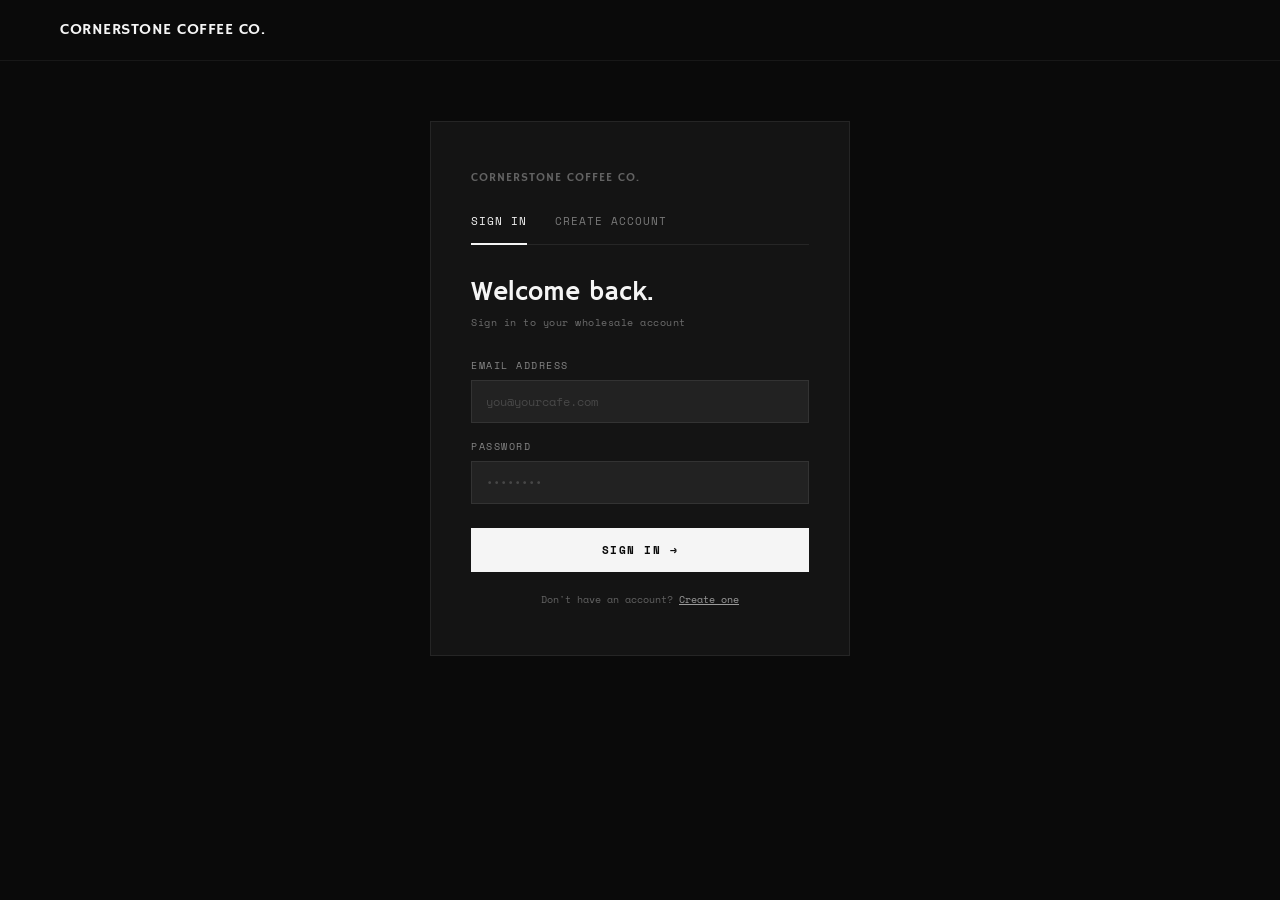
<file: auth.html>
<!DOCTYPE html>
<html lang="en">

<head>
  <meta charset="UTF-8" />
  <meta name="viewport" content="width=device-width, initial-scale=1.0" />
  <title>Sign In &ndash; Cornerstone Coffee Co.</title>
  <link
    href="https://fonts.googleapis.com/css2?family=Hammersmith+One&family=Space+Mono:ital,wght@0,400;0,700;1,400&display=swap"
    rel="stylesheet" />
  <link rel="stylesheet" href="styles.css" />
  <style>
    .btn-primary {
      background: var(--white);
      color: var(--black);
      border: none;
      font-family: 'Space Mono', monospace;
      font-size: 11px;
      font-weight: 700;
      letter-spacing: 1.5px;
      text-transform: uppercase;
      padding: 13px 28px;
      cursor: pointer;
      transition: background 0.2s;
      text-decoration: none;
      display: inline-block;
    }

    .btn-primary:hover {
      background: var(--white-dark);
    }

    nav {
      background: var(--black);
      padding: 20px 60px;
      display: flex;
      align-items: center;
      justify-content: space-between;
      border-bottom: 1px solid rgba(255, 255, 255, 0.06);
    }

    .nav-logo {
      font-family: 'Hammersmith One', sans-serif;
      font-size: 16px;
      color: var(--white);
      text-decoration: none;
      letter-spacing: 0.5px;
    }

    .auth-wrap {
      flex: 1;
      display: flex;
      align-items: center;
      justify-content: center;
      padding: 60px 20px;
    }

    .auth-card {
      background: var(--black-mid);
      border: 1px solid rgba(255, 255, 255, 0.07);
      width: 100%;
      max-width: 420px;
      padding: 48px 40px;
    }

    .auth-logo {
      font-family: 'Hammersmith One', sans-serif;
      font-size: 12px;
      text-transform: uppercase;
      letter-spacing: 1px;
      color: rgba(245, 245, 245, 0.35);
      margin-bottom: 28px;
    }

    .auth-toggle {
      display: flex;
      border-bottom: 1px solid rgba(255, 255, 255, 0.08);
      margin-bottom: 32px;
    }

    .toggle-btn {
      background: transparent;
      border: none;
      border-bottom: 2px solid transparent;
      color: rgba(245, 245, 245, 0.45);
      font-family: 'Space Mono', monospace;
      font-size: 11px;
      letter-spacing: 1px;
      text-transform: uppercase;
      padding: 0 0 14px;
      margin-right: 28px;
      cursor: pointer;
      transition: all 0.2s;
      margin-bottom: -1px;
    }

    .toggle-btn.active {
      color: var(--white);
      border-bottom-color: var(--white);
    }

    .auth-form {
      display: none;
    }

    .auth-form.active {
      display: block;
    }

    .form-heading {
      font-family: 'Hammersmith One', sans-serif;
      font-size: 26px;
      color: var(--white);
      margin-bottom: 6px;
    }

    .form-sub {
      font-size: 10px;
      color: rgba(245, 245, 245, 0.4);
      letter-spacing: 0.5px;
      margin-bottom: 28px;
    }

    .field {
      margin-bottom: 16px;
    }

    .field label {
      display: block;
      font-size: 10px;
      letter-spacing: 1.5px;
      text-transform: uppercase;
      color: rgba(245, 245, 245, 0.5);
      margin-bottom: 7px;
    }

    .field input {
      width: 100%;
      background: var(--black-light);
      border: 1px solid rgba(255, 255, 255, 0.08);
      color: var(--white);
      font-family: 'Space Mono', monospace;
      font-size: 12px;
      padding: 12px 14px;
      outline: none;
      transition: border-color 0.2s;
    }

    .field input:focus {
      border-color: rgba(245, 245, 245, 0.3);
    }

    .field input::placeholder {
      color: rgba(245, 245, 245, 0.18);
    }

    .name-row {
      display: grid;
      grid-template-columns: 1fr 1fr;
      gap: 12px;
    }

    .error-msg {
      font-size: 10px;
      color: #e07070;
      letter-spacing: 0.5px;
      margin-bottom: 14px;
      display: none;
    }

    .error-msg.show {
      display: block;
    }

    .btn-submit {
      width: 100%;
      background: var(--white);
      color: var(--black);
      border: none;
      font-family: 'Space Mono', monospace;
      font-size: 11px;
      font-weight: 700;
      letter-spacing: 1.5px;
      text-transform: uppercase;
      padding: 14px;
      cursor: pointer;
      transition: background 0.2s;
      margin-top: 8px;
    }

    .btn-submit:hover {
      background: var(--white-dark);
    }

    .form-footer {
      text-align: center;
      margin-top: 20px;
      font-size: 10px;
      color: rgba(245, 245, 245, 0.35);
    }

    .form-footer a {
      color: rgba(245, 245, 245, 0.6);
      text-decoration: underline;
      cursor: pointer;
    }

    .form-footer a:hover {
      color: var(--white);
    }
  </style>
</head>

<body>

  <nav>
    <a href="index.html" class="nav-logo">Cornerstone Coffee Co.</a>
  </nav>

  <div class="auth-wrap">
    <div class="auth-card">
      <div class="auth-logo">Cornerstone Coffee Co.</div>

      <div class="auth-toggle">
        <button class="toggle-btn active" id="tab-login" onclick="showTab('login')">Sign In</button>
        <button class="toggle-btn" id="tab-signup" onclick="showTab('signup')">Create Account</button>
      </div>

      <!-- LOGIN -->
      <div class="auth-form active" id="form-login">
        <div class="form-heading">Welcome back.</div>
        <div class="form-sub">Sign in to your wholesale account</div>
        <div class="field">
          <label>Email Address</label>
          <input type="email" id="login-email" placeholder="you@yourcafe.com">
        </div>
        <div class="field">
          <label>Password</label>
          <input type="password" id="login-password" placeholder="••••••••">
        </div>
        <div class="error-msg" id="login-error">Email or password is incorrect.</div>
        <button class="btn-submit" onclick="handleLogin()">Sign In &rarr;</button>
        <div class="form-footer">
          Don't have an account? <a onclick="showTab('signup')">Create one</a>
        </div>
      </div>

      <!-- SIGNUP -->
      <div class="auth-form" id="form-signup">
        <div class="form-heading">Create account.</div>
        <div class="form-sub">Join our wholesale program today</div>
        <div class="name-row">
          <div class="field">
            <label>First Name</label>
            <input type="text" id="signup-first" placeholder="Jane">
          </div>
          <div class="field">
            <label>Last Name</label>
            <input type="text" id="signup-last" placeholder="Smith">
          </div>
        </div>
        <div class="field">
          <label>Email Address</label>
          <input type="email" id="signup-email" placeholder="you@yourcafe.com">
        </div>
        <div class="field">
          <label>Cafe / Business Name</label>
          <input type="text" id="signup-cafe" placeholder="The Morning Cup">
        </div>
        <div class="field">
          <label>Password</label>
          <input type="password" id="signup-password" placeholder="Min. 6 characters">
        </div>
        <div class="error-msg" id="signup-error">Please fill in all fields.</div>
        <button class="btn-submit" onclick="handleSignup()">Create Account &rarr;</button>
        <div class="form-footer">
          Already have an account? <a onclick="showTab('login')">Sign in</a>
        </div>
      </div>

    </div>
  </div>

  <script>
    // already logged in &mdash; skip straight to profile
    if (localStorage.getItem('cc_user')) {
      window.location.href = 'profile.html';
    }

    // switches between the Sign In and Create Account tabs
    // removes active class from both then adds it to whichever tab was clicked
    function showTab(tab) {
      document.getElementById('form-login').classList.remove('active');
      document.getElementById('form-signup').classList.remove('active');
      document.getElementById('tab-login').classList.remove('active');
      document.getElementById('tab-signup').classList.remove('active');
      document.getElementById('form-' + tab).classList.add('active');
      document.getElementById('tab-' + tab).classList.add('active');
      document.getElementById('login-error').classList.remove('show');
      document.getElementById('signup-error').classList.remove('show');
    }

    // handles the login form submission
    // looks through saved users in localStorage and checks if email + password match
    // if they do, save that user as the "current user" and redirect to profile
    function handleLogin() {
      var email = document.getElementById('login-email').value.trim();
      var password = document.getElementById('login-password').value;
      var errorEl = document.getElementById('login-error');

      if (!email || !password) {
        errorEl.textContent = 'Please fill in all fields.';
        errorEl.classList.add('show');
        return;
      }

      var users = JSON.parse(localStorage.getItem('cc_users') || '[]');
      var match = users.find(function (u) { return u.email === email && u.password === password; });

      if (!match) {
        errorEl.textContent = 'Email or password is incorrect.';
        errorEl.classList.add('show');
        return;
      }

      localStorage.setItem('cc_user', JSON.stringify(match));
      window.location.href = 'profile.html';
    }

    // handles new account creation
    // validates all fields, checks for duplicate emails, then saves new user to localStorage
    // new accounts start with an empty order history
    function handleSignup() {
      var first = document.getElementById('signup-first').value.trim();
      var last = document.getElementById('signup-last').value.trim();
      var email = document.getElementById('signup-email').value.trim();
      var cafe = document.getElementById('signup-cafe').value.trim();
      var password = document.getElementById('signup-password').value;
      var errorEl = document.getElementById('signup-error');

      if (!first || !last || !email || !cafe || !password) {
        errorEl.textContent = 'Please fill in all fields.';
        errorEl.classList.add('show');
        return;
      }
      if (password.length < 6) {
        errorEl.textContent = 'Password must be at least 6 characters.';
        errorEl.classList.add('show');
        return;
      }

      var users = JSON.parse(localStorage.getItem('cc_users') || '[]');
      if (users.find(function (u) { return u.email === email; })) {
        errorEl.textContent = 'An account with that email already exists.';
        errorEl.classList.add('show');
        return;
      }

      // build the new user object with all their info
      // tier starts as "Starter" — could be upgraded later based on order volume
      var newUser = {
        id: Date.now(),
        firstName: first,
        lastName: last,
        email: email,
        cafe: cafe,
        password: password,
        tier: 'Starter',
        joined: new Date().toLocaleDateString('en-US', { month: 'long', year: 'numeric' }),
        orders: []
      };

      users.push(newUser);
      localStorage.setItem('cc_users', JSON.stringify(users));
      localStorage.setItem('cc_user', JSON.stringify(newUser));
      window.location.href = 'profile.html';
    }
  </script>
</body>

</html>
</file>
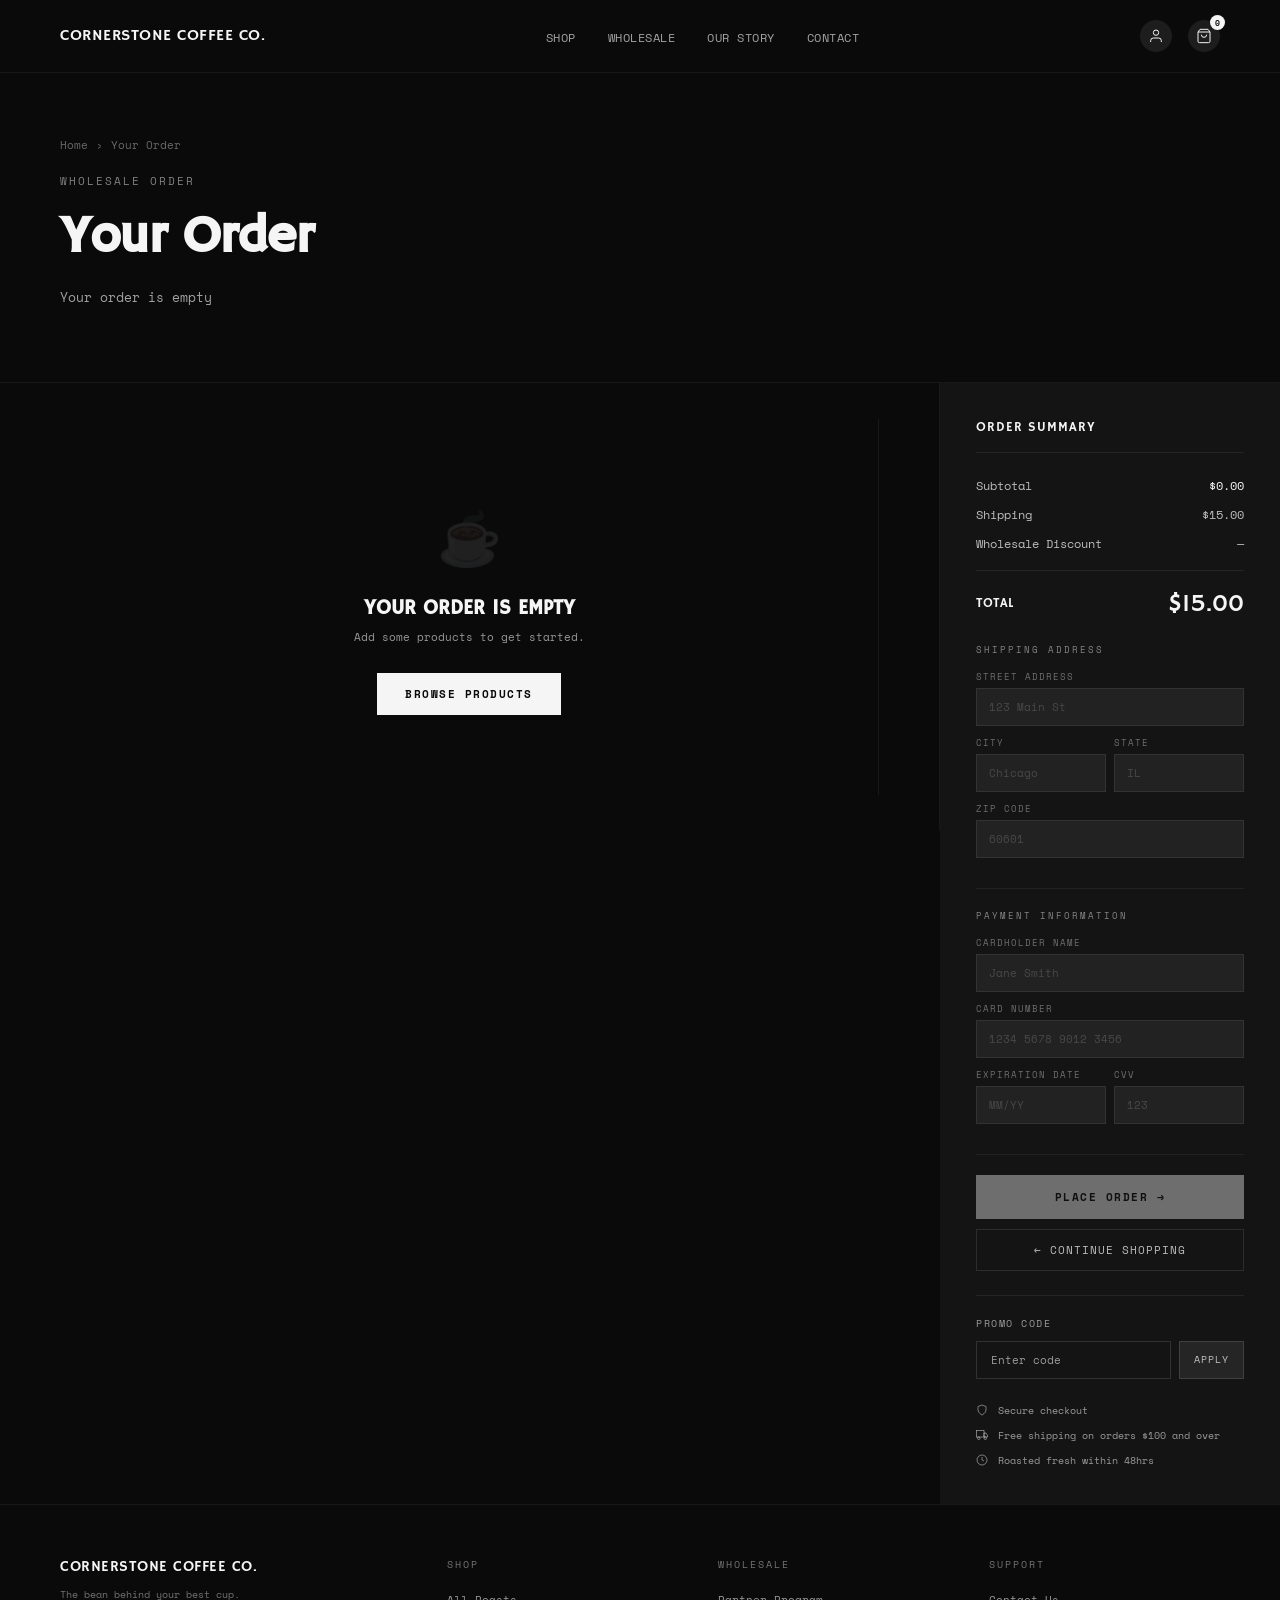
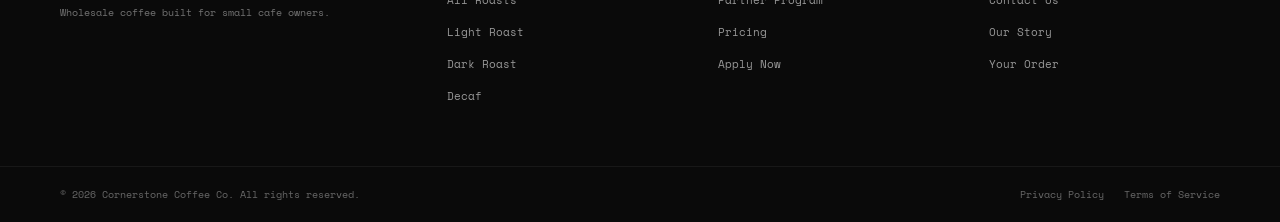
<file: cart.html>
<!DOCTYPE html>
<html lang="en">

<head>
  <meta charset="UTF-8" />
  <meta name="viewport" content="width=device-width, initial-scale=1.0" />
  <title>Your Order &ndash; Cornerstone Coffee Co.</title>
  <link
    href="https://fonts.googleapis.com/css2?family=Hammersmith+One&family=Space+Mono:ital,wght@0,400;0,700;1,400&display=swap"
    rel="stylesheet" />
  <link rel="stylesheet" href="styles.css" />
  <style>
    .btn-primary {
      background: var(--white);
      color: var(--black);
      border: none;
      font-family: 'Space Mono', monospace;
      font-size: 11px;
      font-weight: 700;
      letter-spacing: 1.5px;
      text-transform: uppercase;
      padding: 13px 28px;
      cursor: pointer;
      transition: background 0.2s;
      text-decoration: none;
      display: inline-block;
    }

    .btn-primary:hover {
      background: var(--white-dark);
    }

    /* NAV */
    /* BREADCRUMB */
    /* PAGE HEADER */
    /* hero section at the top of the cart page
       tried to match the same style as shop.html and wholesale.html
       took me a while to get the padding right */
    .cart-hero {
      padding: 64px 60px 72px;
      background: var(--black);
      border-bottom: 1px solid rgba(255, 255, 255, 0.06);
    }

    .cart-hero .hero-eyebrow {
      display: flex;
      align-items: center;
      gap: 10px;
      margin-bottom: 20px;
    }

    .cart-hero .hero-dot {
      width: 6px;
      height: 6px;
      border-radius: 50%;
      background: var(--white);
    }

    .cart-hero .hero-eyebrow span {
      font-size: 11px;
      letter-spacing: 2px;
      text-transform: uppercase;
      color: rgba(245, 245, 245, 0.5);
    }

    .cart-hero h1 {
      font-family: 'Hammersmith One', sans-serif;
      font-size: 52px;
      line-height: 1.1;
      color: var(--white);
      margin-bottom: 20px;
      letter-spacing: -0.5px;
    }

    .cart-hero p {
      font-size: 13px;
      color: rgba(245, 245, 245, 0.65);
      line-height: 1.8;
      max-width: 520px;
    }

    /* LAYOUT: items left, summary right */
    /* main two-column layout — items on left, order summary on right
       used CSS grid here instead of flexbox so the columns stay fixed */
    .cart-layout {
      display: grid;
      grid-template-columns: 1fr 340px;
      min-height: 60vh;
      align-items: start;
    }

    /* LEFT */
    .cart-items {
      padding: 36px 60px;
      border-right: 1px solid rgba(255, 255, 255, 0.06);
    }

    /* using flexbox here because i couldnt get grid to work with the price column */
    .cart-item {
      display: flex;
      flex-direction: row;
      align-items: center;
      gap: 20px;
      padding: 24px 0;
      border-bottom: 1px solid rgba(255, 255, 255, 0.06);
    }

    .item-details {
      flex: 1;
      /* this makes it take up remaining space */
    }

    .item-price {
      min-width: 80px;
      /* needed this or it would collapse */
    }

    .cart-item:last-child {
      border-bottom: none;
    }

    /* thumbnail image for each cart item
       originally this was just an emoji placeholder, replaced with real product image */
    .item-thumb {
      width: 80px;
      height: 80px;
      background: var(--black-light);
      display: flex;
      align-items: center;
      justify-content: center;
      font-size: 28px;
      flex-shrink: 0;
      overflow: hidden;
    }

    .item-thumb img {
      width: 100%;
      height: 100%;
      object-fit: contain;
      padding: 8px;
      box-sizing: border-box;
      display: block;
    }

    .item-roast {
      font-size: 9px;
      letter-spacing: 2px;
      text-transform: uppercase;
      color: rgba(245, 245, 245, 0.6);
      margin-bottom: 5px;
    }

    .item-name {
      font-family: 'Hammersmith One', sans-serif;
      font-size: 17px;
      text-transform: uppercase;
      color: var(--white);
      margin-bottom: 4px;
    }

    .item-meta {
      font-size: 10px;
      color: rgba(245, 245, 245, 0.6);
    }

    .item-actions {
      display: flex;
      align-items: center;
      gap: 16px;
      margin-top: 12px;
    }

    .item-qty-wrap {
      display: flex;
      border: 1px solid rgba(255, 255, 255, 0.12);
    }

    .iqty-btn {
      background: transparent;
      border: none;
      color: var(--white);
      width: 28px;
      height: 28px;
      font-size: 14px;
      font-family: 'Space Mono', monospace;
      cursor: pointer;
    }

    .iqty-btn:hover {
      background: rgba(255, 255, 255, 0.07);
    }

    .iqty-num {
      width: 32px;
      height: 28px;
      display: flex;
      align-items: center;
      justify-content: center;
      font-size: 12px;
      border-left: 1px solid rgba(255, 255, 255, 0.1);
      border-right: 1px solid rgba(255, 255, 255, 0.1);
    }

    .item-remove {
      background: none;
      border: none;
      color: rgba(245, 245, 245, 0.6);
      font-size: 10px;
      letter-spacing: 1px;
      text-transform: uppercase;
      font-family: 'Space Mono', monospace;
      cursor: pointer;
      transition: color 0.2s;
    }

    .item-remove:hover {
      color: var(--white);
    }

    .item-price-main {
      font-family: 'Hammersmith One', sans-serif;
      font-size: 18px;
      color: var(--white);
      display: block;
      margin-bottom: 4px;
    }

    .item-price-each {
      font-size: 10px;
      color: rgba(245, 245, 245, 0.6);
    }

    /* Empty state */
    .cart-empty {
      padding: 80px 60px;
      text-align: center;
      border-right: 1px solid rgba(255, 255, 255, 0.06);
    }

    .cart-empty .empty-icon {
      font-size: 52px;
      opacity: 0.1;
      margin-bottom: 20px;
    }

    .cart-empty h3 {
      font-family: 'Hammersmith One', sans-serif;
      font-size: 20px;
      text-transform: uppercase;
      color: var(--white);
      margin-bottom: 8px;
    }

    .cart-empty p {
      font-size: 11px;
      color: rgba(245, 245, 245, 0.6);
      margin-bottom: 28px;
    }

    .btn-shop {
      background: var(--white);
      color: var(--black);
      padding: 13px 28px;
      font-size: 11px;
      font-weight: 700;
      letter-spacing: 1.5px;
      text-transform: uppercase;
      font-family: 'Space Mono', monospace;
      border: none;
      cursor: pointer;
      text-decoration: none;
      display: inline-block;
    }

    /* RIGHT: summary */
    .order-summary {
      padding: 36px 36px;
      background: var(--black-mid);
      position: sticky;
      top: 65px;
      /* nav height */
    }

    .summary-title {
      font-family: 'Hammersmith One', sans-serif;
      font-size: 13px;
      text-transform: uppercase;
      letter-spacing: 1px;
      color: var(--white);
      margin-bottom: 24px;
      padding-bottom: 16px;
      border-bottom: 1px solid rgba(255, 255, 255, 0.07);
    }

    .summary-row {
      display: flex;
      justify-content: space-between;
      align-items: center;
      margin-bottom: 12px;
      font-size: 12px;
    }

    .summary-row .label {
      color: rgba(245, 245, 245, 0.75);
    }

    .summary-row .value {
      color: var(--white);
    }

    .summary-divider {
      border: none;
      border-top: 1px solid rgba(255, 255, 255, 0.07);
      margin: 18px 0;
    }

    .summary-total {
      display: flex;
      justify-content: space-between;
      align-items: center;
      margin-bottom: 24px;
    }

    .summary-total .label {
      font-family: 'Hammersmith One', sans-serif;
      font-size: 13px;
      text-transform: uppercase;
      color: var(--white);
    }

    .summary-total .value {
      font-family: 'Hammersmith One', sans-serif;
      font-size: 24px;
      color: var(--white);
    }

    .btn-checkout {
      width: 100%;
      background: var(--white);
      color: var(--black);
      border: none;
      padding: 14px;
      font-size: 11px;
      font-weight: 700;
      letter-spacing: 1.5px;
      text-transform: uppercase;
      font-family: 'Space Mono', monospace;
      cursor: pointer;
      margin-bottom: 10px;
      transition: background 0.2s;
    }

    .btn-checkout:hover {
      background: var(--white-dark);
    }

    .checkout-section {
      margin-bottom: 20px;
      padding-bottom: 20px;
      border-bottom: 1px solid rgba(255, 255, 255, 0.06);
    }

    .checkout-section-title {
      font-family: 'Space Mono', monospace;
      font-size: 9px;
      letter-spacing: 2px;
      text-transform: uppercase;
      color: rgba(245, 245, 245, 0.5);
      margin-bottom: 14px;
    }

    .checkout-field {
      margin-bottom: 10px;
    }

    .checkout-field label {
      display: block;
      font-size: 9px;
      letter-spacing: 1px;
      text-transform: uppercase;
      color: rgba(245, 245, 245, 0.4);
      margin-bottom: 5px;
    }

    .checkout-field input {
      width: 100%;
      background: var(--black-light);
      border: 1px solid rgba(255, 255, 255, 0.08);
      color: var(--white);
      font-family: 'Space Mono', monospace;
      font-size: 11px;
      padding: 10px 12px;
      outline: none;
      transition: border-color 0.2s;
    }

    .checkout-field input:focus {
      border-color: rgba(245, 245, 245, 0.3);
    }

    .checkout-field input::placeholder {
      color: rgba(245, 245, 245, 0.18);
    }

    .checkout-row {
      display: grid;
      grid-template-columns: 1fr 1fr;
      gap: 8px;
    }

    .checkout-error {
      font-size: 9px;
      color: #e07070;
      letter-spacing: 0.5px;
      margin-bottom: 10px;
      display: none;
    }

    .checkout-error.show {
      display: block;
    }

    .checkout-section {
      margin-bottom: 20px;
      padding-bottom: 20px;
      border-bottom: 1px solid rgba(255, 255, 255, 0.06);
    }

    .checkout-section-title {
      font-family: 'Space Mono', monospace;
      font-size: 9px;
      letter-spacing: 2px;
      text-transform: uppercase;
      color: rgba(245, 245, 245, 0.5);
      margin-bottom: 14px;
    }

    .checkout-field {
      margin-bottom: 10px;
    }

    .checkout-field label {
      display: block;
      font-size: 9px;
      letter-spacing: 1px;
      text-transform: uppercase;
      color: rgba(245, 245, 245, 0.4);
      margin-bottom: 5px;
    }

    .checkout-field input {
      width: 100%;
      background: var(--black-light);
      border: 1px solid rgba(255, 255, 255, 0.08);
      color: var(--white);
      font-family: 'Space Mono', monospace;
      font-size: 11px;
      padding: 10px 12px;
      outline: none;
      transition: border-color 0.2s;
    }

    .checkout-field input:focus {
      border-color: rgba(245, 245, 245, 0.3);
    }

    .checkout-field input::placeholder {
      color: rgba(245, 245, 245, 0.18);
    }

    .checkout-row {
      display: grid;
      grid-template-columns: 1fr 1fr;
      gap: 8px;
    }

    .checkout-error {
      font-size: 9px;
      color: #e07070;
      letter-spacing: 0.5px;
      margin-bottom: 10px;
      display: none;
    }

    .checkout-error.show {
      display: block;
    }

    .btn-continue {
      width: 100%;
      background: transparent;
      color: rgba(245, 245, 245, 0.75);
      border: 1px solid rgba(255, 255, 255, 0.1);
      padding: 12px;
      font-size: 11px;
      letter-spacing: 1px;
      text-transform: uppercase;
      font-family: 'Space Mono', monospace;
      cursor: pointer;
      text-decoration: none;
      display: block;
      text-align: center;
      transition: all 0.2s;
    }

    .btn-continue:hover {
      color: var(--white);
      border-color: rgba(255, 255, 255, 0.3);
    }

    /* Promo code */
    .promo-wrap {
      margin-top: 24px;
      padding-top: 20px;
      border-top: 1px solid rgba(255, 255, 255, 0.07);
    }

    .promo-label {
      font-size: 10px;
      letter-spacing: 1.5px;
      text-transform: uppercase;
      color: rgba(245, 245, 245, 0.6);
      margin-bottom: 10px;
    }

    .promo-row {
      display: flex;
      gap: 8px;
    }

    .promo-input {
      flex: 1;
      background: transparent;
      border: 1px solid rgba(255, 255, 255, 0.12);
      color: var(--white);
      padding: 10px 14px;
      font-size: 11px;
      font-family: 'Space Mono', monospace;
      outline: none;
    }

    .promo-input:focus {
      border-color: rgba(255, 255, 255, 0.3);
    }

    .promo-input::placeholder {
      color: rgba(245, 245, 245, 0.6);
    }

    .promo-btn {
      background: rgba(255, 255, 255, 0.07);
      border: 1px solid rgba(255, 255, 255, 0.12);
      color: rgba(245, 245, 245, 0.75);
      padding: 10px 14px;
      font-size: 10px;
      letter-spacing: 1px;
      text-transform: uppercase;
      font-family: 'Space Mono', monospace;
      cursor: pointer;
    }

    .promo-btn:hover {
      color: var(--white);
    }

    /* Trust notes */
    .trust-notes {
      margin-top: 24px;
      display: flex;
      flex-direction: column;
      gap: 10px;
    }

    .trust-note {
      display: flex;
      align-items: center;
      gap: 10px;
      font-size: 10px;
      color: rgba(245, 245, 245, 0.6);
    }

    /* FOOTER */
    /* footer styles from styles.css */
  </style>
</head>

<body>

  <nav>
    <a href="index.html" class="nav-logo">Cornerstone Coffee Co.</a>
    <ul class="nav-links">
      <li><a href="shop.html">Shop</a></li>
      <li><a href="wholesale.html">Wholesale</a></li>
      <li><a href="our-story.html">Our Story</a></li>
      <li><a href="contact.html">Contact</a></li>
    </ul>
    <div class="nav-icons">
      <a href="profile.html" class="nav-icon-btn" id="nav-profile-btn">
        <svg width="16" height="16" fill="none" viewBox="0 0 24 24" stroke="#f5f5f5" stroke-width="1.5">
          <path d="M20 21v-2a4 4 0 0 0-4-4H8a4 4 0 0 0-4 4v2" />
          <circle cx="12" cy="7" r="4" />
        </svg>
      </a>
      <a href="cart.html" class="nav-icon-btn">
        <svg width="16" height="16" fill="none" viewBox="0 0 24 24" stroke="#f5f5f5" stroke-width="1.5">
          <path d="M6 2L3 6v14a2 2 0 0 0 2 2h14a2 2 0 0 0 2-2V6l-3-4z" />
          <line x1="3" y1="6" x2="21" y2="6" />
          <path d="M16 10a4 4 0 0 1-8 0" />
        </svg>
        <div class="cart-count" id="cart-count">0</div>
      </a>
    </div>
  </nav>

  <div class="cart-hero">
    <div class="breadcrumb">
      <a href="index.html">Home</a><span>›</span>Your Order
    </div>
    <div class="hero-eyebrow">
      <span>Wholesale Order</span>
    </div>
    <h1>Your Order</h1>
    <p id="item-summary">Review before placing your wholesale order</p>
  </div>

  <div class="cart-layout">

    <!-- ITEMS &mdash; rendered dynamically from localStorage -->
    <div class="cart-items" id="cart-items-list"></div>

    <!-- SUMMARY -->
    <div class="order-summary">
      <div class="summary-title">Order Summary</div>

      <div class="summary-row">
        <span class="label">Subtotal</span>
        <span class="value" id="subtotal">$0</span>
      </div>
      <div class="summary-row">
        <span class="label">Shipping</span>
        <span class="value" style="color:rgba(245,245,245,0.75)" id="shipping-label">&mdash;</span>
      </div>
      <div class="summary-row">
        <span class="label">Wholesale Discount</span>
        <span class="value" style="color:rgba(245,245,245,0.75)">&mdash;</span>
      </div>

      <hr class="summary-divider">

      <div class="summary-total">
        <span class="label">Total</span>
        <span class="value" id="total">$0</span>
      </div>

      <!-- SHIPPING ADDRESS -->
      <div class="checkout-section">
        <div class="checkout-section-title">Shipping Address</div>
        <div class="checkout-field">
          <label>Street Address</label>
          <input type="text" id="ship-street" placeholder="123 Main St">
        </div>
        <div class="checkout-row">
          <div class="checkout-field">
            <label>City</label>
            <input type="text" id="ship-city" placeholder="Chicago">
          </div>
          <div class="checkout-field">
            <label>State</label>
            <input type="text" id="ship-state" placeholder="IL">
          </div>
        </div>
        <div class="checkout-field">
          <label>Zip Code</label>
          <input type="text" id="ship-zip" placeholder="60601">
        </div>
      </div>

      <!-- PAYMENT INFO -->
      <div class="checkout-section">
        <div class="checkout-section-title">Payment Information</div>
        <div class="checkout-field">
          <label>Cardholder Name</label>
          <input type="text" id="pay-name" placeholder="Jane Smith">
        </div>
        <div class="checkout-field">
          <label>Card Number</label>
          <input type="text" id="pay-card" placeholder="1234 5678 9012 3456" maxlength="19">
        </div>
        <div class="checkout-row">
          <div class="checkout-field">
            <label>Expiration Date</label>
            <input type="text" id="pay-exp" placeholder="MM/YY" maxlength="5">
          </div>
          <div class="checkout-field">
            <label>CVV</label>
            <input type="text" id="pay-cvv" placeholder="123" maxlength="3">
          </div>
        </div>
      </div>

      <div class="checkout-error" id="checkout-error">Please fill in all shipping and payment fields.</div>
      <button class="btn-checkout" id="checkout-btn" onclick="placeOrder()">Place Order &rarr;</button>
      <a href="shop.html" class="btn-continue">&larr; Continue Shopping</a>

      <div class="promo-wrap">
        <div class="promo-label">Promo Code</div>
        <div class="promo-row">
          <input class="promo-input" type="text" id="promo-input" placeholder="Enter code">
          <button class="promo-btn" onclick="applyPromo()">Apply</button>
        </div>
        <div id="promo-msg" style="font-size:10px;margin-top:8px;display:none;"></div>
      </div>

      <div class="trust-notes">
        <div class="trust-note">
          <svg width="12" height="12" fill="none" viewBox="0 0 24 24" stroke="currentColor" stroke-width="1.5">
            <path d="M12 22s8-4 8-10V5l-8-3-8 3v7c0 6 8 10 8 10z" />
          </svg>
          Secure checkout
        </div>
        <div class="trust-note">
          <svg width="12" height="12" fill="none" viewBox="0 0 24 24" stroke="currentColor" stroke-width="1.5">
            <rect x="1" y="3" width="15" height="13" />
            <path d="M16 8h4l3 5v3h-7V8z" />
            <circle cx="5.5" cy="18.5" r="2.5" />
            <circle cx="18.5" cy="18.5" r="2.5" />
          </svg>
          Free shipping on orders $100 and over
        </div>
        <div class="trust-note">
          <svg width="12" height="12" fill="none" viewBox="0 0 24 24" stroke="currentColor" stroke-width="1.5">
            <circle cx="12" cy="12" r="10" />
            <polyline points="12 6 12 12 16 14" />
          </svg>
          Roasted fresh within 48hrs
        </div>
      </div>
    </div>

  </div>

  <footer class="footer">
    <div class="footer-top">
      <div>
        <div class="footer-brand">Cornerstone Coffee Co.</div>
        <p class="footer-tagline">The bean behind your best cup.<br>Wholesale coffee built for small cafe owners.</p>
      </div>
      <div class="footer-col">
        <div class="footer-col-title">Shop</div>
        <ul>
          <li><a href="shop.html">All Roasts</a></li>
          <li><a href="shop.html">Light Roast</a></li>
          <li><a href="shop.html">Dark Roast</a></li>
          <li><a href="shop.html">Decaf</a></li>
        </ul>
      </div>
      <div class="footer-col">
        <div class="footer-col-title">Wholesale</div>
        <ul>
          <li><a href="wholesale.html">Partner Program</a></li>
          <li><a href="wholesale.html">Pricing</a></li>
          <li><a href="wholesale.html">Apply Now</a></li>
        </ul>
      </div>
      <div class="footer-col">
        <div class="footer-col-title">Support</div>
        <ul>
          <li><a href="contact.html">Contact Us</a></li>
          <li><a href="our-story.html">Our Story</a></li>
          <li><a href="cart.html">Your Order</a></li>
        </ul>
      </div>
    </div>
    <div class="footer-bottom">
      <span class="footer-copy">© 2026 Cornerstone Coffee Co. All rights reserved.</span>
      <div class="footer-legal">
        <a href="contact.html">Privacy Policy</a>
        <a href="wholesale.html">Terms of Service</a>
      </div>
    </div>
  </footer>

  <script>
    // ── CART HELPERS ──────────────────────────────────────────
    // helper function to read the cart from localStorage
    // returns empty array if nothing is saved yet
    function getCart() {
      return JSON.parse(localStorage.getItem('cc_cart') || '[]');
    }
    function saveCart(cart) {
      localStorage.setItem('cc_cart', JSON.stringify(cart));
    }

    // ── RENDER ────────────────────────────────────────────────
    // builds the cart item HTML dynamically from whatever is in localStorage
    // loops through each item and creates a row with image, name, qty controls, and price
    function renderCart() {
      var cart = getCart();
      var container = document.getElementById('cart-items-list');

      if (cart.length === 0) {
        container.innerHTML = '<div class="cart-empty"><div class="empty-icon">&#9749;</div><h3>Your order is empty</h3><p>Add some products to get started.</p><a href="shop.html" class="btn-shop">Browse Products</a></div>';
        document.getElementById('checkout-btn').disabled = true;
        document.getElementById('checkout-btn').style.opacity = '0.4';
        updateSummary(cart);
        updateHeader(cart);
        return;
      }

      document.getElementById('checkout-btn').disabled = false;
      document.getElementById('checkout-btn').style.opacity = '1';

      var html = '';
      cart.forEach(function (item, i) {
        html += '<div class="cart-item" id="cart-row-' + i + '">';
        var thumbSrc = item.image || 'images/coffee-mockup.png';
        html += '  <div class="item-thumb"><img src="' + thumbSrc + '" alt="' + item.name + '"></div>';
        html += '  <div class="item-details">';
        html += '    <div class="item-roast">' + (item.roast || '') + '</div>';
        html += '    <div class="item-name">' + item.name + '</div>';
        html += '    <div class="item-meta">' + item.size + ' bag &middot; ' + (item.origin || '') + '</div>';
        html += '    <div class="item-actions">';
        html += '      <div class="item-qty-wrap">';
        html += '        <button class="iqty-btn" onclick="updateQty(' + i + ', -1)">−</button>';
        html += '        <div class="iqty-num" id="qty-' + i + '">' + item.qty + '</div>';
        html += '        <button class="iqty-btn" onclick="updateQty(' + i + ', 1)">+</button>';
        html += '      </div>';
        html += '      <button class="item-remove" onclick="removeItem(' + i + ')">Remove</button>';
        html += '    </div>';
        html += '  </div>';
        html += '  <div class="item-price">';
        html += '    <span class="item-price-main" id="price-' + i + '">$' + (item.price * item.qty) + '</span>';
        html += '    <span class="item-price-each">$' + item.price + ' each</span>';
        html += '  </div>';
        html += '</div>';
      });

      container.innerHTML = html;
      updateSummary(cart);
      updateHeader(cart);
    }

    function updateSummary(cart) {
      var sub = 0;
      var totalQty = 0;
      cart.forEach(function (item) {
        sub += item.price * item.qty;
        totalQty += item.qty;
      });

      var shipping = sub >= 100 ? 0 : 15;
      var grandTotal = sub + shipping;
      document.getElementById('subtotal').textContent = '$' + sub.toFixed(2);
      document.getElementById('shipping-label').textContent = shipping === 0 ? 'Free' : '$15.00';
      document.getElementById('total').textContent = '$' + grandTotal.toFixed(2);
      document.getElementById('cart-count').textContent = totalQty;
    }

    function updateHeader(cart) {
      var totalQty = cart.reduce(function (sum, item) { return sum + item.qty; }, 0);
      var summary = document.getElementById('item-summary');
      if (totalQty === 0) {
        summary.textContent = 'Your order is empty';
      } else {
        summary.innerHTML = totalQty + (totalQty === 1 ? ' item' : ' items') + ' &middot; Review before placing your wholesale order';
      }
    }

    // ── QTY + REMOVE ──────────────────────────────────────────
    function updateQty(index, dir) {
      var cart = getCart();
      cart[index].qty = Math.max(1, cart[index].qty + dir);
      saveCart(cart);
      renderCart();
    }

    // removes an item from the cart completely
    // splices it out of the array and re-saves to localStorage
    function removeItem(index) {
      var cart = getCart();
      cart.splice(index, 1);
      saveCart(cart);
      renderCart();
    }

    // ── PROMO CODE ────────────────────────────────────────────
    var promoCodes = { 'WELCOME10': 10, 'WHOLESALE5': 5 };
    var appliedDiscount = 0;

    function applyPromo() {
      var code = document.getElementById('promo-input').value.trim().toUpperCase();
      var msgEl = document.getElementById('promo-msg');
      if (promoCodes[code]) {
        appliedDiscount = promoCodes[code];
        msgEl.textContent = '&#10003; ' + appliedDiscount + '% discount applied';
        msgEl.style.color = '#80c880';
        msgEl.style.display = 'block';
        // recalculate with discount
        var cart = getCart();
        var sub = cart.reduce(function (sum, i) { return sum + i.price * i.qty; }, 0);
        var discounted = Math.round(sub * (1 - appliedDiscount / 100));
        document.getElementById('total').textContent = '$' + discounted;
      } else {
        msgEl.textContent = '&#10005; Invalid promo code';
        msgEl.style.color = '#e07070';
        msgEl.style.display = 'block';
      }
    }

    // ── PLACE ORDER ───────────────────────────────────────────
    // handles the Place Order button
    // validates shipping and payment fields first
    // builds an order object, saves it to the user profile AND to cc_orders for the admin
    // clears the cart after order is placed
    function placeOrder() {
      var cart = getCart();
      if (cart.length === 0) return;

      // validate shipping fields
      var street = document.getElementById('ship-street').value.trim();
      var city = document.getElementById('ship-city').value.trim();
      var state = document.getElementById('ship-state').value.trim();
      var zip = document.getElementById('ship-zip').value.trim();

      // validate payment fields
      var payName = document.getElementById('pay-name').value.trim();
      var payCard = document.getElementById('pay-card').value.trim();
      var payExp = document.getElementById('pay-exp').value.trim();
      var payCvv = document.getElementById('pay-cvv').value.trim();

      var errorEl = document.getElementById('checkout-error');

      if (!street || !city || !state || !zip || !payName || !payCard || !payExp || !payCvv) {
        errorEl.classList.add('show');
        return;
      }
      errorEl.classList.remove('show');

      var shippingAddress = street + ', ' + city + ', ' + state + ' ' + zip;

      var btn = document.getElementById('checkout-btn');
      btn.textContent = 'Processing...';
      btn.disabled = true;

      // simulate a short delay like a real checkout
      setTimeout(function () {
        var sub = cart.reduce(function (sum, i) { return sum + i.price * i.qty; }, 0);
        var itemsLabel = cart.map(function (i) { return i.name + ' ' + i.size + ' &times; ' + i.qty; }).join(', ');

        // build the order object that gets saved to localStorage
        // id is random 4-digit number with # prefix to look like a real order number
        var newOrder = {
          id: '#' + (1000 + Math.floor(Math.random() * 9000)),
          date: new Date().toLocaleDateString('en-US', { month: 'short', day: 'numeric', year: 'numeric' }),
          items: itemsLabel,
          itemsArray: cart.map(function (i) { return { name: i.name, qty: i.qty }; }),
          shipping: sub >= 100 ? 0 : 15,
          total: sub >= 100 ? sub : sub + 15,
          status: 'Processing',
          shippingAddress: shippingAddress
        };

        // save the order to the logged-in user's profile
        // had to update both cc_users (full list) and cc_user (current session)
        // otherwise the profile page wouldn't show the new order
        var userData = localStorage.getItem('cc_user');
        if (userData) {
          var user = JSON.parse(userData);
          if (!user.orders) user.orders = [];
          user.orders.unshift(newOrder); // add to top

          // update in users array too
          var users = JSON.parse(localStorage.getItem('cc_users') || '[]');
          var idx = users.findIndex(function (u) { return u.id === user.id; });
          if (idx !== -1) { users[idx] = user; }
          localStorage.setItem('cc_users', JSON.stringify(users));
          localStorage.setItem('cc_user', JSON.stringify(user));
        }

        // also write to cc_orders so the admin dashboard can read it
        // this was a bug I had to fix — orders weren't showing up in admin at first
        var allOrders = JSON.parse(localStorage.getItem('cc_orders') || '[]');
        var adminOrder = Object.assign({}, newOrder, {
          email: (JSON.parse(localStorage.getItem('cc_user') || '{}').email) || 'Guest'
        });
        allOrders.unshift(adminOrder);
        localStorage.setItem('cc_orders', JSON.stringify(allOrders));

        // clear the cart
        localStorage.removeItem('cc_cart');

        // show success
        document.querySelector('.cart-layout').innerHTML = '<div style="padding:80px 60px;text-align:center;grid-column:1/-1;"><div style="font-size:48px;margin-bottom:24px;">&#10003;</div><h2 style=\'font-family:Hammersmith One,sans-serif;font-size:28px;text-transform:uppercase;color:var(--white);margin-bottom:10px;\'>Order Placed!</h2><p style=\'font-size:12px;color:rgba(245,245,245,0.55);margin-bottom:8px;\'>Order ' + newOrder.id + ' is being processed.</p><p style=\'font-size:11px;color:rgba(245,245,245,0.4);margin-bottom:32px;\'>You\'ll receive a confirmation shortly. Estimated delivery: 3&ndash;5 business days.</p><a href=\'shop.html\' style=\'background:var(--white);color:var(--black);padding:13px 32px;font-size:11px;font-weight:700;letter-spacing:1.5px;text-transform:uppercase;font-family:Space Mono,monospace;text-decoration:none;display:inline-block;margin-right:12px;\'>Continue Shopping</a><a href=\'profile.html\' style=\'background:transparent;color:rgba(245,245,245,0.7);border:1px solid rgba(255,255,255,0.15);padding:12px 28px;font-size:11px;letter-spacing:1px;text-transform:uppercase;font-family:Space Mono,monospace;text-decoration:none;display:inline-block;\'>View My Orders</a></div>';
        document.getElementById('cart-count').textContent = '0';
        document.getElementById('item-summary').textContent = 'Order confirmed';

      }, 1200);
    }

    // ── INIT ──────────────────────────────────────────────────
    // update nav cart count on load
    var initCart = getCart();
    var initQty = initCart.reduce(function (sum, i) { return sum + i.qty; }, 0);
    document.getElementById('cart-count').textContent = initQty;

    renderCart();
  </script>

  <!-- secret admin access &mdash; 5 clicks on footer logo -->
  <script>
    (function () {
      var clicks = 0;
      var timer = null;
      document.addEventListener('click', function (e) {
        var el = e.target;
        // check if clicked element or its parent is the footer-brand
        while (el && el !== document.body) {
          if (el.classList && el.classList.contains('footer-brand')) {
            clicks++;
            clearTimeout(timer);
            timer = setTimeout(function () { clicks = 0; }, 3000);
            if (clicks >= 5) {
              clicks = 0;
              window.location.href = 'admin.html';
            }
            break;
          }
          el = el.parentElement;
        }
      });
    })();
  </script>
  <script>
    // auto format card number and expiry date as user types
    document.addEventListener('DOMContentLoaded', function () {
      var cardEl = document.getElementById('pay-card');
      if (cardEl) {
        cardEl.addEventListener('input', function () {
          var v = this.value.replace(/[^0-9]/g, '').substring(0, 16);
          this.value = v.replace(/(.{4})/g, '$1 ').trim();
        });
      }
      var expEl = document.getElementById('pay-exp');
      if (expEl) {
        expEl.addEventListener('input', function () {
          var v = this.value.replace(/[^0-9]/g, '').substring(0, 4);
          if (v.length >= 3) v = v.substring(0, 2) + '/' + v.substring(2);
          this.value = v;
        });
      }
    });
  </script>
</body>

</html>
</file>
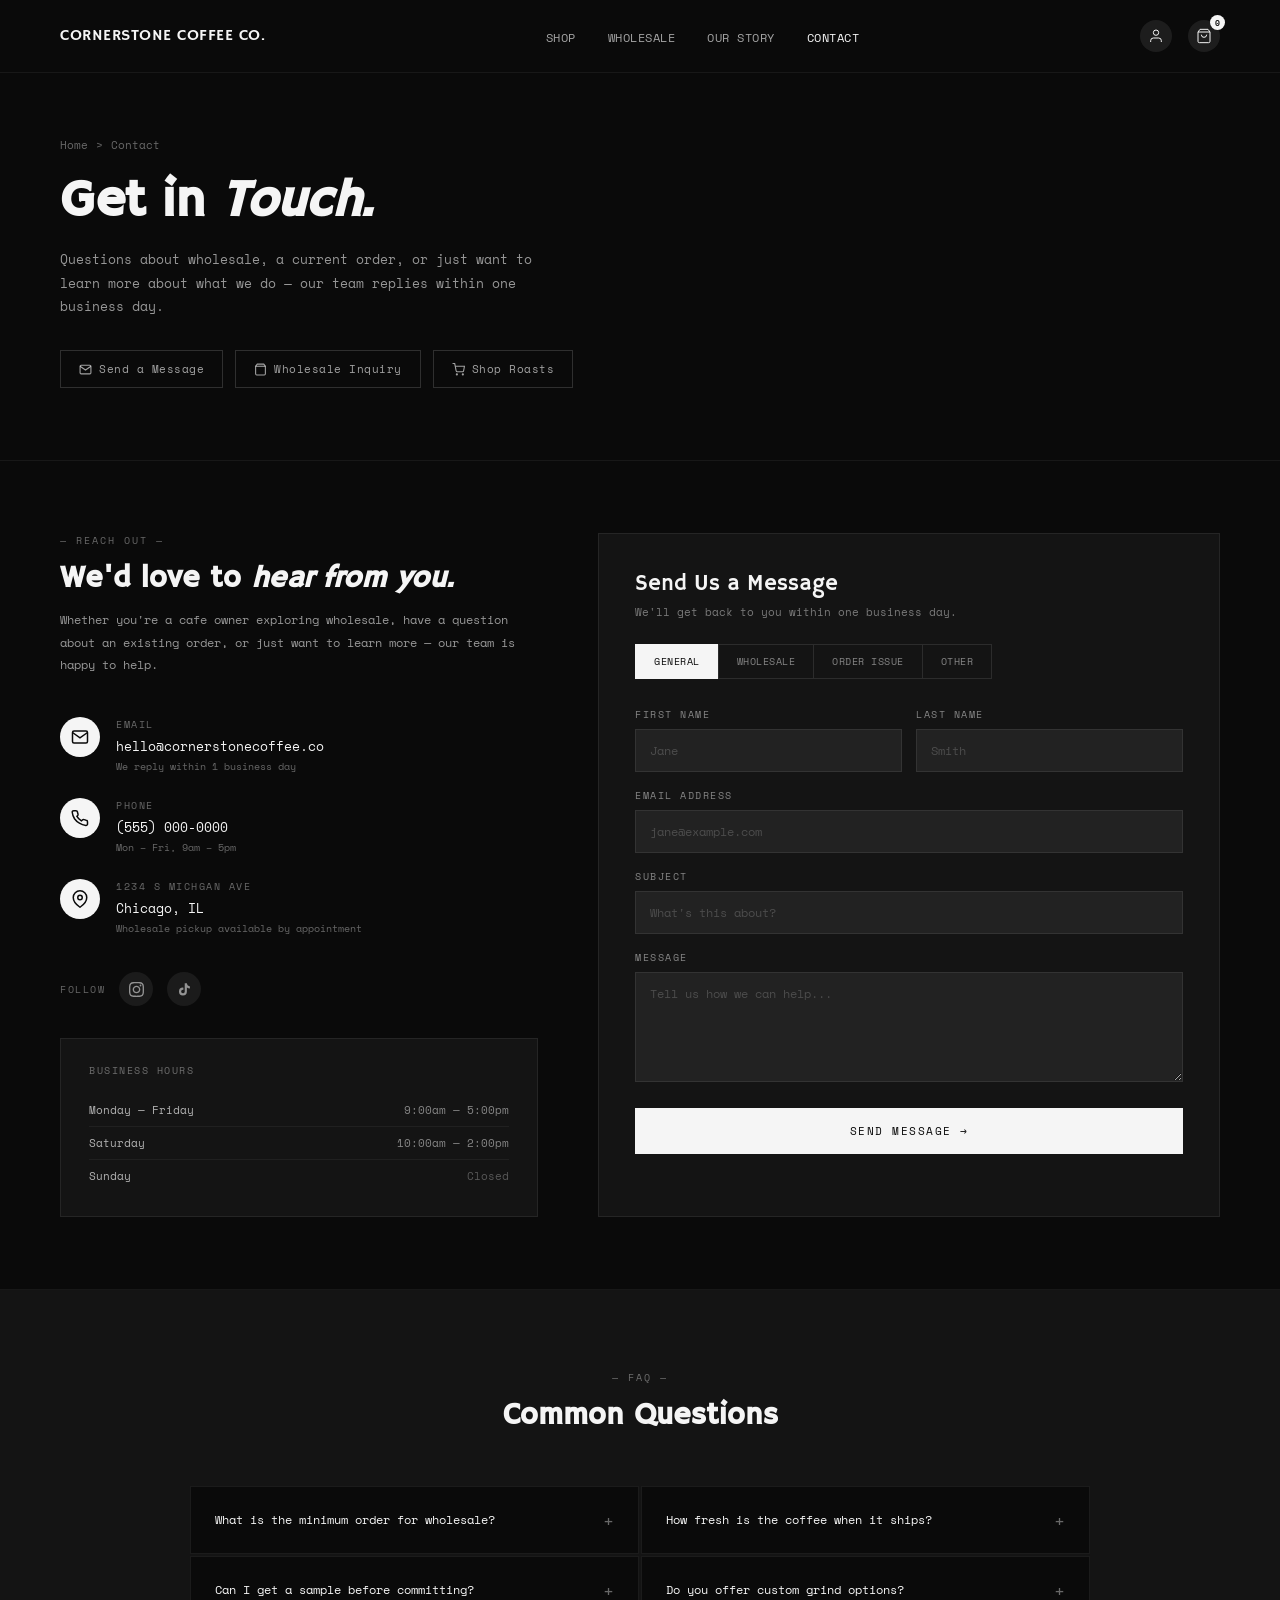
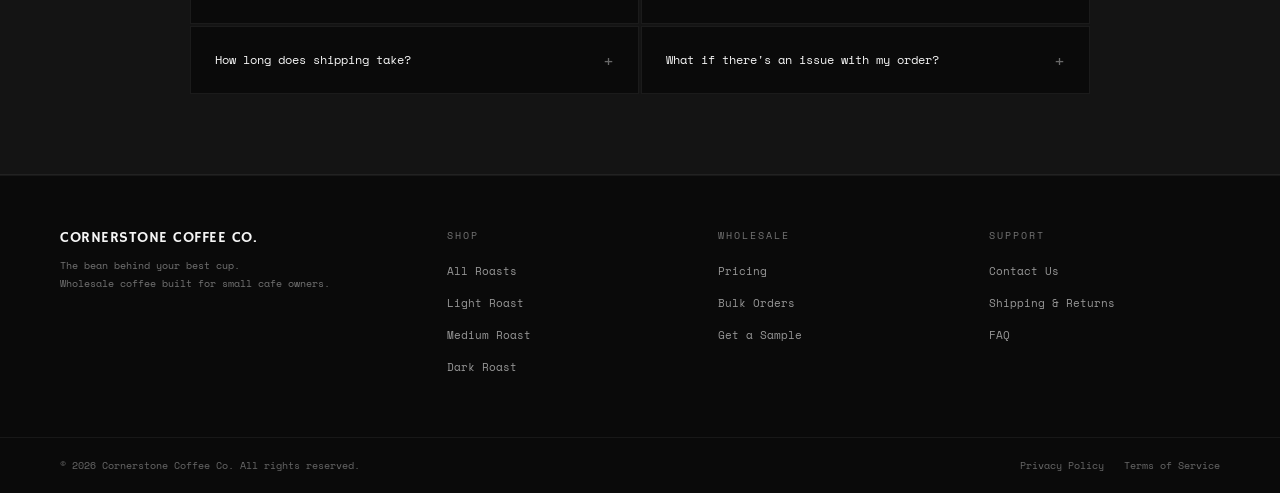
<file: contact.html>
<!DOCTYPE html>
<html lang="en">

<head>
  <meta charset="UTF-8" />
  <meta name="viewport" content="width=device-width, initial-scale=1.0" />
  <title>Contact &mdash; Cornerstone Coffee Co.</title>
  <link
    href="https://fonts.googleapis.com/css2?family=Hammersmith+One&family=Space+Mono:ital,wght@0,400;0,700;1,400&display=swap"
    rel="stylesheet" />
  <link rel="stylesheet" href="styles.css" />
  <style>
    /* ── CONTACT HERO ── */
    .contact-hero {
      padding: 64px 60px 72px;
      background: var(--black);
      border-bottom: 1px solid rgba(255, 255, 255, 0.06);
    }

    .contact-hero-inner {
      display: grid;
      grid-template-columns: 1fr auto;
      gap: 48px;
      align-items: start;
      max-width: 1080px;
    }

    .contact-hero-title {
      font-family: 'Hammersmith One', sans-serif;
      font-size: 52px;
      line-height: 1.1;
      color: var(--white);
      margin-bottom: 18px;
      letter-spacing: -0.5px;
    }

    .contact-hero-sub {
      font-size: 13px;
      line-height: 1.8;
      color: rgba(245, 245, 245, 0.6);
      margin-bottom: 32px;
      max-width: 500px;
    }

    .contact-hero-chips {
      display: flex;
      gap: 12px;
      flex-wrap: wrap;
    }

    .hero-chip {
      display: inline-flex;
      align-items: center;
      gap: 7px;
      border: 1px solid rgba(255, 255, 255, 0.15);
      color: rgba(245, 245, 245, 0.65);
      font-size: 11px;
      letter-spacing: 0.5px;
      padding: 10px 18px;
      text-decoration: none;
      transition: all 0.2s;
    }

    .hero-chip:hover {
      border-color: rgba(255, 255, 255, 0.35);
      color: var(--white);
    }

    /* Hero card */
    .contact-hero-card {
      background: var(--black-mid);
      border: 1px solid rgba(255, 255, 255, 0.08);
      padding: 28px 32px;
      min-width: 220px;
      display: flex;
      flex-direction: column;
      align-items: center;
      gap: 6px;
      text-align: center;
    }

    .hero-card-emoji {
      font-size: 28px;
      margin-bottom: 4px;
    }

    .hero-card-title {
      font-family: 'Hammersmith One', sans-serif;
      font-size: 26px;
      color: var(--white);
    }

    .hero-card-desc {
      font-size: 10px;
      letter-spacing: 1.5px;
      text-transform: uppercase;
      color: rgba(245, 245, 245, 0.45);
      margin-bottom: 8px;
    }

    .hero-card-divider {
      width: 100%;
      border: none;
      border-top: 1px solid rgba(255, 255, 255, 0.08);
      margin: 8px 0;
    }

    .hero-card-hours {
      font-size: 11px;
      line-height: 2;
      color: rgba(245, 245, 245, 0.6);
    }

    .hero-card-hours strong {
      color: rgba(245, 245, 245, 0.85);
    }

    /* ── SHARED SECTION ── */
    .section-tag {
      font-size: 10px;
      letter-spacing: 2px;
      text-transform: uppercase;
      color: rgba(245, 245, 245, 0.4);
      margin-bottom: 14px;
    }

    .section-title {
      font-family: 'Hammersmith One', sans-serif;
      font-size: 30px;
      line-height: 1.15;
      color: var(--white);
      margin-bottom: 12px;
    }

    /* ── CONTACT MAIN ── */
    .contact-main {
      display: grid;
      grid-template-columns: 1fr 1.3fr;
      gap: 60px;
      padding: 72px 60px;
      background: var(--black);
      border-bottom: 1px solid rgba(255, 255, 255, 0.06);
    }

    .contact-intro {
      font-size: 12px;
      line-height: 1.9;
      color: rgba(245, 245, 245, 0.6);
      margin-bottom: 40px;
    }

    .contact-details {
      display: flex;
      flex-direction: column;
      gap: 24px;
      margin-bottom: 36px;
    }

    .contact-detail {
      display: flex;
      align-items: flex-start;
      gap: 16px;
    }

    .detail-icon {
      width: 40px;
      height: 40px;
      background: var(--white);
      border-radius: 50%;
      display: flex;
      align-items: center;
      justify-content: center;
      flex-shrink: 0;
    }

    .detail-label {
      font-size: 10px;
      letter-spacing: 1.5px;
      text-transform: uppercase;
      color: rgba(245, 245, 245, 0.4);
      margin-bottom: 4px;
    }

    .detail-value {
      font-size: 13px;
      color: var(--white);
      margin-bottom: 3px;
    }

    .detail-value a {
      color: var(--white);
      text-decoration: none;
    }

    .detail-sub {
      font-size: 10px;
      color: rgba(245, 245, 245, 0.4);
    }

    .social-row {
      display: flex;
      align-items: center;
      gap: 14px;
      margin-bottom: 32px;
    }

    .social-label {
      font-size: 10px;
      letter-spacing: 1.5px;
      text-transform: uppercase;
      color: rgba(245, 245, 245, 0.4);
    }

    .social-link {
      width: 34px;
      height: 34px;
      background: rgba(255, 255, 255, 0.07);
      border-radius: 50%;
      display: flex;
      align-items: center;
      justify-content: center;
      text-decoration: none;
      transition: background 0.2s;
    }

    .social-link:hover {
      background: rgba(255, 255, 255, 0.15);
    }

    .social-link svg {
      fill: rgba(245, 245, 245, 0.55);
    }

    .hours-card {
      background: var(--black-mid);
      border: 1px solid rgba(255, 255, 255, 0.07);
      padding: 24px 28px;
    }

    .hours-title {
      font-size: 10px;
      letter-spacing: 1.5px;
      text-transform: uppercase;
      color: rgba(245, 245, 245, 0.4);
      margin-bottom: 16px;
    }

    .hours-row {
      display: flex;
      justify-content: space-between;
      font-size: 11px;
      padding: 8px 0;
      border-bottom: 1px solid rgba(255, 255, 255, 0.05);
    }

    .hours-row:last-child {
      border-bottom: none;
    }

    .hours-day {
      color: rgba(245, 245, 245, 0.7);
    }

    .hours-time {
      color: rgba(245, 245, 245, 0.5);
    }

    .hours-closed {
      color: rgba(245, 245, 245, 0.3);
    }

    /* ── CONTACT FORM ── */
    .contact-form-wrap {
      background: var(--black-mid);
      border: 1px solid rgba(255, 255, 255, 0.07);
      padding: 36px;
    }

    .form-title {
      font-family: 'Hammersmith One', sans-serif;
      font-size: 22px;
      color: var(--white);
      margin-bottom: 6px;
    }

    .form-subtitle {
      font-size: 11px;
      color: rgba(245, 245, 245, 0.45);
      margin-bottom: 24px;
    }

    .topic-tabs {
      display: flex;
      gap: 0;
      margin-bottom: 28px;
      flex-wrap: wrap;
    }

    .topic-tab {
      padding: 9px 18px;
      background: transparent;
      border: 1px solid rgba(255, 255, 255, 0.1);
      border-right: none;
      color: rgba(245, 245, 245, 0.5);
      font-family: 'Space Mono', monospace;
      font-size: 10px;
      letter-spacing: 0.5px;
      text-transform: uppercase;
      cursor: pointer;
      transition: all 0.2s;
    }

    .topic-tab:last-child {
      border-right: 1px solid rgba(255, 255, 255, 0.1);
    }

    .topic-tab.active {
      background: var(--white);
      color: var(--black);
      border-color: var(--white);
    }

    .topic-tab:hover:not(.active) {
      color: var(--white);
      border-color: rgba(255, 255, 255, 0.25);
    }

    .form-row {
      display: grid;
      grid-template-columns: 1fr 1fr;
      gap: 14px;
    }

    .form-group {
      margin-bottom: 16px;
    }

    .form-group label {
      display: block;
      font-size: 10px;
      letter-spacing: 1.5px;
      text-transform: uppercase;
      color: rgba(245, 245, 245, 0.5);
      margin-bottom: 7px;
    }

    .form-group input,
    .form-group textarea,
    .form-group select {
      width: 100%;
      background: var(--black-light);
      border: 1px solid rgba(255, 255, 255, 0.08);
      color: var(--white);
      font-family: 'Space Mono', monospace;
      font-size: 12px;
      padding: 12px 14px;
      outline: none;
      transition: border-color 0.2s;
    }

    .form-group input:focus,
    .form-group textarea:focus {
      border-color: rgba(245, 245, 245, 0.3);
    }

    .form-group input::placeholder,
    .form-group textarea::placeholder {
      color: rgba(245, 245, 245, 0.2);
    }

    .form-group textarea {
      resize: vertical;
      min-height: 110px;
    }

    /* ── FAQ ── */
    .faq-section {
      padding: 80px 60px;
      background: var(--black-mid);
      border-bottom: 1px solid rgba(255, 255, 255, 0.06);
    }

    .faq-header {
      text-align: center;
      margin-bottom: 52px;
    }

    .faq-grid {
      display: grid;
      grid-template-columns: repeat(2, 1fr);
      gap: 2px;
      max-width: 900px;
      margin: 0 auto;
    }

    .faq-item {
      background: var(--black);
      border: 1px solid rgba(255, 255, 255, 0.07);
    }

    .faq-question {
      width: 100%;
      background: transparent;
      border: none;
      color: var(--white);
      font-family: 'Space Mono', monospace;
      font-size: 12px;
      text-align: left;
      padding: 20px 24px;
      display: flex;
      justify-content: space-between;
      align-items: center;
      gap: 16px;
      cursor: pointer;
      transition: background 0.2s;
    }

    .faq-question:hover {
      background: rgba(255, 255, 255, 0.03);
    }

    .faq-arrow {
      font-size: 18px;
      color: rgba(245, 245, 245, 0.4);
      flex-shrink: 0;
      transition: transform 0.2s;
    }

    .faq-answer {
      display: none;
      padding: 0 24px 20px;
      font-size: 12px;
      line-height: 1.8;
      color: rgba(245, 245, 245, 0.55);
      border-top: 1px solid rgba(255, 255, 255, 0.06);
    }

    .faq-answer.open {
      display: block;
    }
  </style>
</head>

<body>
  <nav>
    <a href="index.html" class="nav-logo">Cornerstone Coffee Co.</a>
    <ul class="nav-links">
      <li><a href="shop.html">Shop</a></li>
      <li><a href="wholesale.html">Wholesale</a></li>
      <li><a href="our-story.html">Our Story</a></li>
      <li><a href="contact.html" class="active">Contact</a></li>
    </ul>
    <div class="nav-icons">
      <a href="auth.html" class="nav-icon-btn" id="nav-profile-btn">
        <svg width="16" height="16" fill="none" viewBox="0 0 24 24" stroke="#f5f5f5" stroke-width="1.5">
          <path d="M20 21v-2a4 4 0 0 0-4-4H8a4 4 0 0 0-4 4v2" />
          <circle cx="12" cy="7" r="4" />
        </svg>
      </a>
      <a href="cart.html" class="nav-icon-btn">
        <svg width="16" height="16" fill="none" viewBox="0 0 24 24" stroke="#f5f5f5" stroke-width="1.5">
          <path d="M6 2L3 6v14a2 2 0 0 0 2 2h14a2 2 0 0 0 2-2V6l-3-4z" />
          <line x1="3" y1="6" x2="21" y2="6" />
          <path d="M16 10a4 4 0 0 1-8 0" />
        </svg>
        <div class="cart-count" id="cart-count">0</div>
      </a>
    </div>
  </nav>
  <!-- CONTACT HERO -->
  <div class="contact-hero">
    <div class="breadcrumb">
      <a href="index.html">Home</a><span>></span>Contact
    </div>
    <div class="contact-hero-inner">
      <div>
        <h1 class="contact-hero-title">Get in <em>Touch.</em></h1>
        <p class="contact-hero-sub">Questions about wholesale, a current order, or just want to learn more about what we
          do — our team replies within one business day.</p>
        <div class="contact-hero-chips">
          <a href="#contact-form" class="hero-chip">
            <svg width="13" height="13" fill="none" viewBox="0 0 24 24" stroke="currentColor" stroke-width="2">
              <path d="M4 4h16c1.1 0 2 .9 2 2v12c0 1.1-.9 2-2 2H4c-1.1 0-2-.9-2-2V6c0-1.1.9-2 2-2z" />
              <polyline points="22,6 12,13 2,6" />
            </svg>
            Send a Message
          </a>
          <a href="wholesale.html" class="hero-chip">
            <svg width="13" height="13" fill="none" viewBox="0 0 24 24" stroke="currentColor" stroke-width="2">
              <path d="M6 2L3 6v14a2 2 0 0 0 2 2h14a2 2 0 0 0 2-2V6l-3-4z" />
              <line x1="3" y1="6" x2="21" y2="6" />
            </svg>
            Wholesale Inquiry
          </a>
          <a href="shop.html" class="hero-chip">
            <svg width="13" height="13" fill="none" viewBox="0 0 24 24" stroke="currentColor" stroke-width="2">
              <circle cx="9" cy="21" r="1" />
              <circle cx="20" cy="21" r="1" />
              <path d="M1 1h4l2.68 13.39a2 2 0 0 0 2 1.61h9.72a2 2 0 0 0 2-1.61L23 6H6" />
            </svg>
            Shop Roasts
          </a>
        </div>
      </div>


    </div>
  </div>

  <div class="contact-main clearfix">

    <!-- LEFT: INFO -->
    <div>
      <div class="section-tag">— Reach Out —</div>
      <h2 class="section-title">We'd love to <em>hear from you.</em></h2>
      <p class="contact-intro">Whether you're a cafe owner exploring wholesale, have a question about an existing order,
        or just want to learn more — our team is happy to help.</p>

      <div class="contact-details">
        <div class="contact-detail">
          <div class="detail-icon"><svg width="18" height="18" fill="none" viewBox="0 0 24 24" stroke="#0a0a0a"
              stroke-width="2">
              <path d="M4 4h16c1.1 0 2 .9 2 2v12c0 1.1-.9 2-2 2H4c-1.1 0-2-.9-2-2V6c0-1.1.9-2 2-2z" />
              <polyline points="22,6 12,13 2,6" />
            </svg></div>
          <div>
            <div class="detail-label">Email</div>
            <div class="detail-value"><a href="mailto:hello@cornerstonecoffee.co">hello@cornerstonecoffee.co</a></div>
            <div class="detail-sub">We reply within 1 business day</div>
          </div>
        </div>
        <div class="contact-detail">
          <div class="detail-icon"><svg width="18" height="18" fill="none" viewBox="0 0 24 24" stroke="#0a0a0a"
              stroke-width="2">
              <path
                d="M22 16.92v3a2 2 0 0 1-2.18 2 19.79 19.79 0 0 1-8.63-3.07A19.5 19.5 0 0 1 4.69 13a19.79 19.79 0 0 1-3.07-8.67A2 2 0 0 1 3.6 2.18h3a2 2 0 0 1 2 1.72c.127.96.361 1.903.7 2.81a2 2 0 0 1-.45 2.11L7.91 9.91a16 16 0 0 0 6 6l1.27-1.27a2 2 0 0 1 2.11-.45c.907.339 1.85.573 2.81.7A2 2 0 0 1 22 16.92z" />
            </svg></div>
          <div>
            <div class="detail-label">Phone</div>
            <div class="detail-value">(555) 000-0000</div>
            <div class="detail-sub">Mon – Fri, 9am – 5pm</div>
          </div>
        </div>
        <div class="contact-detail">
          <div class="detail-icon"><svg width="18" height="18" fill="none" viewBox="0 0 24 24" stroke="#0a0a0a"
              stroke-width="2">
              <path d="M21 10c0 7-9 13-9 13s-9-6-9-13a9 9 0 0 1 18 0z" />
              <circle cx="12" cy="10" r="3" />
            </svg></div>
          <div>
            <div class="detail-label">1234 S Michgan Ave</div>
            <div class="detail-value">Chicago, IL</div>
            <div class="detail-sub">Wholesale pickup available by appointment</div>
          </div>
        </div>
      </div>

      <div class="social-row">
        <span class="social-label">Follow</span>
        <a href="#" class="social-link" aria-label="Instagram">
          <svg width="15" height="15" viewBox="0 0 24 24" fill="rgba(245,245,245,0.5)">
            <path
              d="M12 2.163c3.204 0 3.584.012 4.85.07 3.252.148 4.771 1.691 4.919 4.919.058 1.265.069 1.645.069 4.849 0 3.205-.012 3.584-.069 4.849-.149 3.225-1.664 4.771-4.919 4.919-1.266.058-1.644.07-4.85.07-3.204 0-3.584-.012-4.849-.07-3.26-.149-4.771-1.699-4.919-4.92-.058-1.265-.07-1.644-.07-4.849 0-3.204.013-3.583.07-4.849.149-3.227 1.664-4.771 4.919-4.919 1.266-.057 1.645-.069 4.849-.069zm0-2.163c-3.259 0-3.667.014-4.947.072-4.358.2-6.78 2.618-6.98 6.98-.059 1.281-.073 1.689-.073 4.948 0 3.259.014 3.668.072 4.948.2 4.358 2.618 6.78 6.98 6.98 1.281.058 1.689.072 4.948.072 3.259 0 3.668-.014 4.948-.072 4.354-.2 6.782-2.618 6.979-6.98.059-1.28.073-1.689.073-4.948 0-3.259-.014-3.667-.072-4.947-.196-4.354-2.617-6.78-6.979-6.98-1.281-.059-1.69-.073-4.949-.073zm0 5.838c-3.403 0-6.162 2.759-6.162 6.162s2.759 6.163 6.162 6.163 6.162-2.759 6.162-6.163c0-3.403-2.759-6.162-6.162-6.162zm0 10.162c-2.209 0-4-1.79-4-4 0-2.209 1.791-4 4-4s4 1.791 4 4c0 2.21-1.791 4-4 4zm6.406-11.845c-.796 0-1.441.645-1.441 1.44s.645 1.44 1.441 1.44c.795 0 1.439-.645 1.439-1.44s-.644-1.44-1.439-1.44z" />
          </svg>
        </a>
        <a href="#" class="social-link" aria-label="TikTok">
          <svg width="15" height="15" viewBox="0 0 24 24" fill="rgba(245,245,245,0.5)">
            <path
              d="M19.59 6.69a4.83 4.83 0 0 1-3.77-4.25V2h-3.45v13.67a2.89 2.89 0 0 1-2.88 2.5 2.89 2.89 0 0 1-2.89-2.89 2.89 2.89 0 0 1 2.89-2.89c.28 0 .54.04.79.1V9.01a6.33 6.33 0 0 0-.79-.05 6.34 6.34 0 0 0-6.34 6.34 6.34 6.34 0 0 0 6.34 6.34 6.34 6.34 0 0 0 6.33-6.34V8.69a8.27 8.27 0 0 0 4.84 1.55V6.79a4.85 4.85 0 0 1-1.07-.1z" />
          </svg>
        </a>
      </div>

      <div class="hours-card">
        <div class="hours-title">Business Hours</div>
        <div class="hours-row"><span class="hours-day">Monday &mdash; Friday</span><span class="hours-time">9:00am &mdash;
            5:00pm</span></div>
        <div class="hours-row"><span class="hours-day">Saturday</span><span class="hours-time">10:00am &mdash; 2:00pm</span>
        </div>
        <div class="hours-row"><span class="hours-day">Sunday</span><span class="hours-time hours-closed">Closed</span>
        </div>
      </div>
    </div>

    <!-- RIGHT: FORM -->
    <div class="contact-form-wrap">
      <div class="form-title">Send Us a Message</div>
      <div class="form-subtitle">We'll get back to you within one business day.</div>

      <div class="topic-tabs">
        <button class="topic-tab active" onclick="selectTopic(this)">General</button>
        <button class="topic-tab" onclick="selectTopic(this)">Wholesale</button>
        <button class="topic-tab" onclick="selectTopic(this)">Order Issue</button>
        <button class="topic-tab" onclick="selectTopic(this)">Other</button>
      </div>

      <div class="form-success" id="form-success">
        <div class="success-icon">&#10003;</div>
        <h3>Message sent!</h3>
        <p>Thanks for reaching out. Our team will get back to you within one business day.</p>
      </div>

      <form class="contact-form" id="contact-form" onsubmit="handleSubmit(event)">
        <div class="form-row">
          <div class="form-group">
            <label for="first-name">First Name</label>
            <input type="text" id="first-name" placeholder="Jane" required>
          </div>
          <div class="form-group">
            <label for="last-name">Last Name</label>
            <input type="text" id="last-name" placeholder="Smith" required>
          </div>
        </div>
        <div class="form-group">
          <label for="email">Email Address</label>
          <input type="email" id="email" placeholder="jane@example.com" required>
        </div>
        <div class="form-group">
          <label for="subject">Subject</label>
          <input type="text" id="subject" placeholder="What's this about?">
        </div>
        <div class="form-group">
          <label for="message">Message</label>
          <textarea id="message" placeholder="Tell us how we can help..." required></textarea>
        </div>
        <button type="submit" class="submit-btn">
          Send Message &rarr;
          </svg>
        </button>
      </form>
    </div>

  </div>

  <!-- FAQ -->
  <section class="faq-section">
    <div class="faq-header">
      <div class="section-tag" style="text-align:center;">— FAQ —</div>
      <h2 class="section-title" style="text-align:center;">Common Questions</h2>
    </div>
    <div class="faq-grid">

      <div class="faq-item">
        <button class="faq-question" onclick="toggleFaq(this)">
          <span>What is the minimum order for wholesale?</span>
          <span class="faq-arrow">+</span>
        </button>
        <div class="faq-answer">There is no minimum for our Starter tier. Case and bulk pricing starts at 5 bags per
          order. We built it this way so small cafes can get started without committing to more than they need.</div>
      </div>

      <div class="faq-item">
        <button class="faq-question" onclick="toggleFaq(this)">
          <span>How fresh is the coffee when it ships?</span>
          <span class="faq-arrow">+</span>
        </button>
        <div class="faq-answer">Every order is roasted within 48 hours of shipping. We don't pre-roast and stock — your
          beans go from roaster to bag to your door as quickly as possible.</div>
      </div>

      <div class="faq-item">
        <button class="faq-question" onclick="toggleFaq(this)">
          <span>Can I get a sample before committing?</span>
          <span class="faq-arrow">+</span>
        </button>
        <div class="faq-answer">Absolutely. We offer a free sample pack for wholesale applicants. Fill out the wholesale
          inquiry form and mention you'd like a sample — we'll send one out within a few days.</div>
      </div>

      <div class="faq-item">
        <button class="faq-question" onclick="toggleFaq(this)">
          <span>Do you offer custom grind options?</span>
          <span class="faq-arrow">+</span>
        </button>
        <div class="faq-answer">Custom grind options are available for bulk orders (20+ bags). Contact us directly and
          we'll work with you to get the right grind for your brew method.</div>
      </div>

      <div class="faq-item">
        <button class="faq-question" onclick="toggleFaq(this)">
          <span>How long does shipping take?</span>
          <span class="faq-arrow">+</span>
        </button>
        <div class="faq-answer">Starter orders ship in 3&mdash;5 business days. Partner orders ship in 2&mdash;3 days. Bulk orders
          ship in 1&mdash;2 days. Partner and Bulk orders include free shipping.</div>
      </div>

      <div class="faq-item">
        <button class="faq-question" onclick="toggleFaq(this)">
          <span>What if there's an issue with my order?</span>
          <span class="faq-arrow">+</span>
        </button>
        <div class="faq-answer">Email us with your order number and a description of the issue. We'll make it right —
          whether that's a replacement, a refund, or a credit toward your next order.</div>
      </div>

    </div>
  </section>
  <!-- FOOTER -->
  <footer class="footer">
    <div class="footer-top">
      <div>
        <div class="footer-brand">Cornerstone Coffee Co.</div>
        <p class="footer-tagline">The bean behind your best cup.<br>Wholesale coffee built for small cafe owners.</p>
      </div>

      <div class="footer-col">
        <div class="footer-col-title">Shop</div>
        <ul>
          <li><a href="shop.html">All Roasts</a></li>
          <li><a href="shop.html">Light Roast</a></li>
          <li><a href="shop.html">Medium Roast</a></li>
          <li><a href="shop.html">Dark Roast</a></li>
        </ul>
      </div>

      <div class="footer-col">
        <div class="footer-col-title">Wholesale</div>
        <ul>
          <li><a href="wholesale.html">Pricing</a></li>
          <li><a href="wholesale.html">Bulk Orders</a></li>
          <li><a href="wholesale.html">Get a Sample</a></li>
        </ul>
      </div>

      <div class="footer-col">
        <div class="footer-col-title">Support</div>
        <ul>
          <li><a href="contact.html">Contact Us</a></li>
          <li><a href="#">Shipping & Returns</a></li>
          <li><a href="contact.html">FAQ</a></li>
        </ul>
      </div>
    </div>

    <div class="footer-bottom">
      <span class="footer-copy">© 2026 Cornerstone Coffee Co. All rights reserved.</span>
      <div class="footer-legal">
        <a href="contact.html">Privacy Policy</a>
        <a href="wholesale.html">Terms of Service</a>
      </div>
    </div>
  </footer>

  <script>
    (function () {
      var cart = JSON.parse(localStorage.getItem('cc_cart') || '[]');
      var qty = cart.reduce(function (s, i) { return s + i.qty; }, 0);
      var el = document.getElementById('cart-count');
      if (el) el.textContent = qty;
      if (localStorage.getItem('cc_user')) {
        var btn = document.getElementById('nav-profile-btn');
        if (btn) btn.href = 'profile.html';
      }
    })();
  </script>
  <script>
    function toggleFaq(btn) {
      var answer = btn.nextElementSibling;
      var arrow = btn.querySelector('.faq-arrow');
      var isOpen = answer.classList.contains('open');
      // close all
      document.querySelectorAll('.faq-answer').forEach(function (a) { a.classList.remove('open'); });
      document.querySelectorAll('.faq-arrow').forEach(function (a) { a.textContent = '+'; });
      if (!isOpen) {
        answer.classList.add('open');
        arrow.textContent = '−';
      }
    }

    function selectTopic(tab) {
      // remove active class from all tabs first
      var allTabs = document.getElementsByClassName('topic-tab');
      for (var i = 0; i < allTabs.length; i++) {
        allTabs[i].classList.remove('active');
      }
      tab.classList.add('active');
    }

    // NOTE: This simulates a form submission.
    // To send real emails, connect to a backend or use a service like Formspree.

    function handleSubmit(event) {
      event.preventDefault();
      clearContactErrors();
      var errors = [];

      var firstName = document.getElementById('first-name');
      var email = document.getElementById('email');
      var message = document.getElementById('message');

      if (!firstName || !firstName.value.trim()) { showContactError('first-name', 'First name is required'); errors.push(1); }
      if (!email || !email.value.trim()) { showContactError('email', 'Email is required'); errors.push(1); }
      else if (!/\S+@\S+\.\S+/.test(email.value)) { showContactError('email', 'Please enter a valid email'); errors.push(1); }
      if (!message || !message.value.trim()) { showContactError('message', 'Message cannot be empty'); errors.push(1); }

      if (errors.length > 0) return;

      var btn = document.querySelector('[onclick="handleSubmit(event)"]');
      if (btn) { btn.textContent = 'Sending...'; btn.disabled = true; }

      setTimeout(function () {
        document.getElementById('contact-form').style.display = 'none';
        document.getElementById('form-success').style.display = 'block';
      }, 900);
    }

    function showContactError(id, msg) {
      var el = document.getElementById(id);
      if (!el) return;
      el.style.borderColor = '#e07070';
      var err = document.createElement('div');
      err.className = 'contact-field-error';
      err.textContent = msg;
      err.style.cssText = 'font-size:10px;color:#e07070;margin-top:5px;';
      el.parentNode.appendChild(err);
    }

    function clearContactErrors() {
      document.querySelectorAll('.contact-field-error').forEach(function (e) { e.remove(); });
      document.querySelectorAll('#contact-form input, #contact-form textarea').forEach(function (e) { e.style.borderColor = ''; });
    }

  </script>
</body>

</html>
</file>
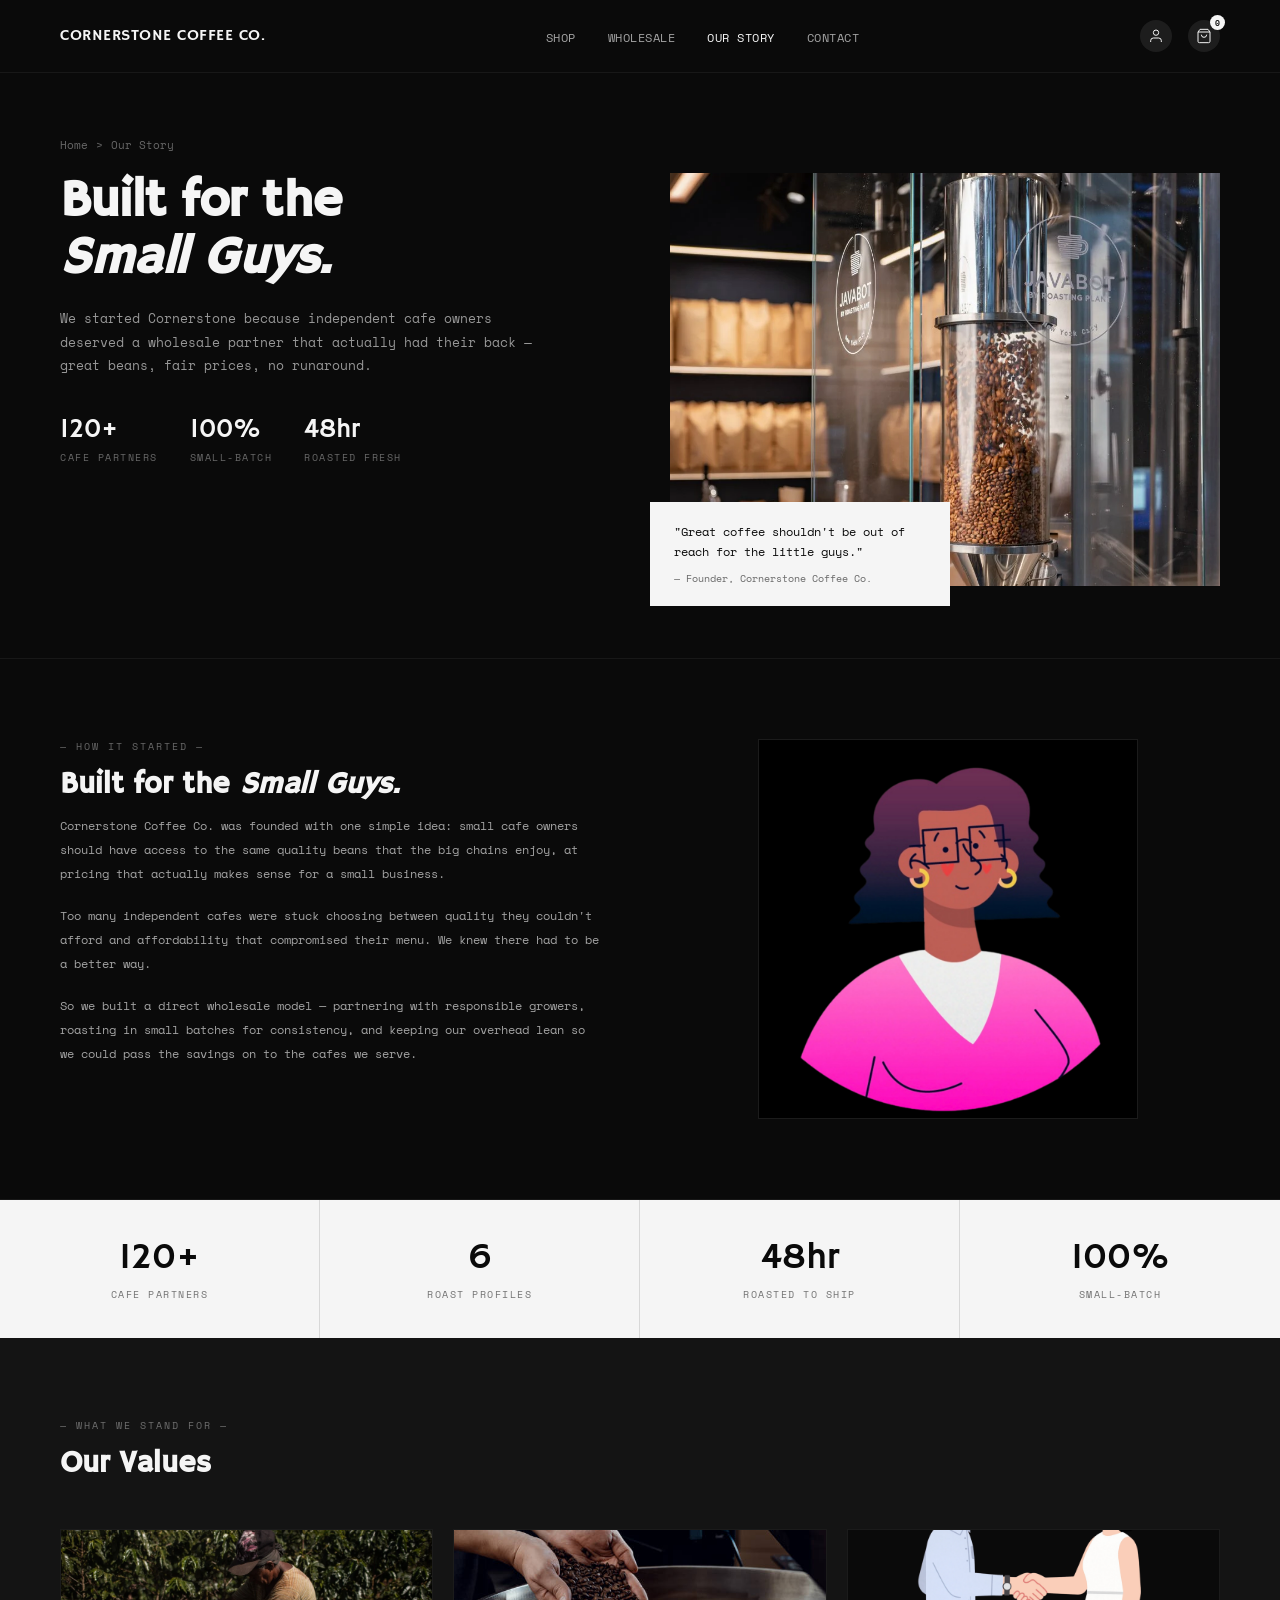
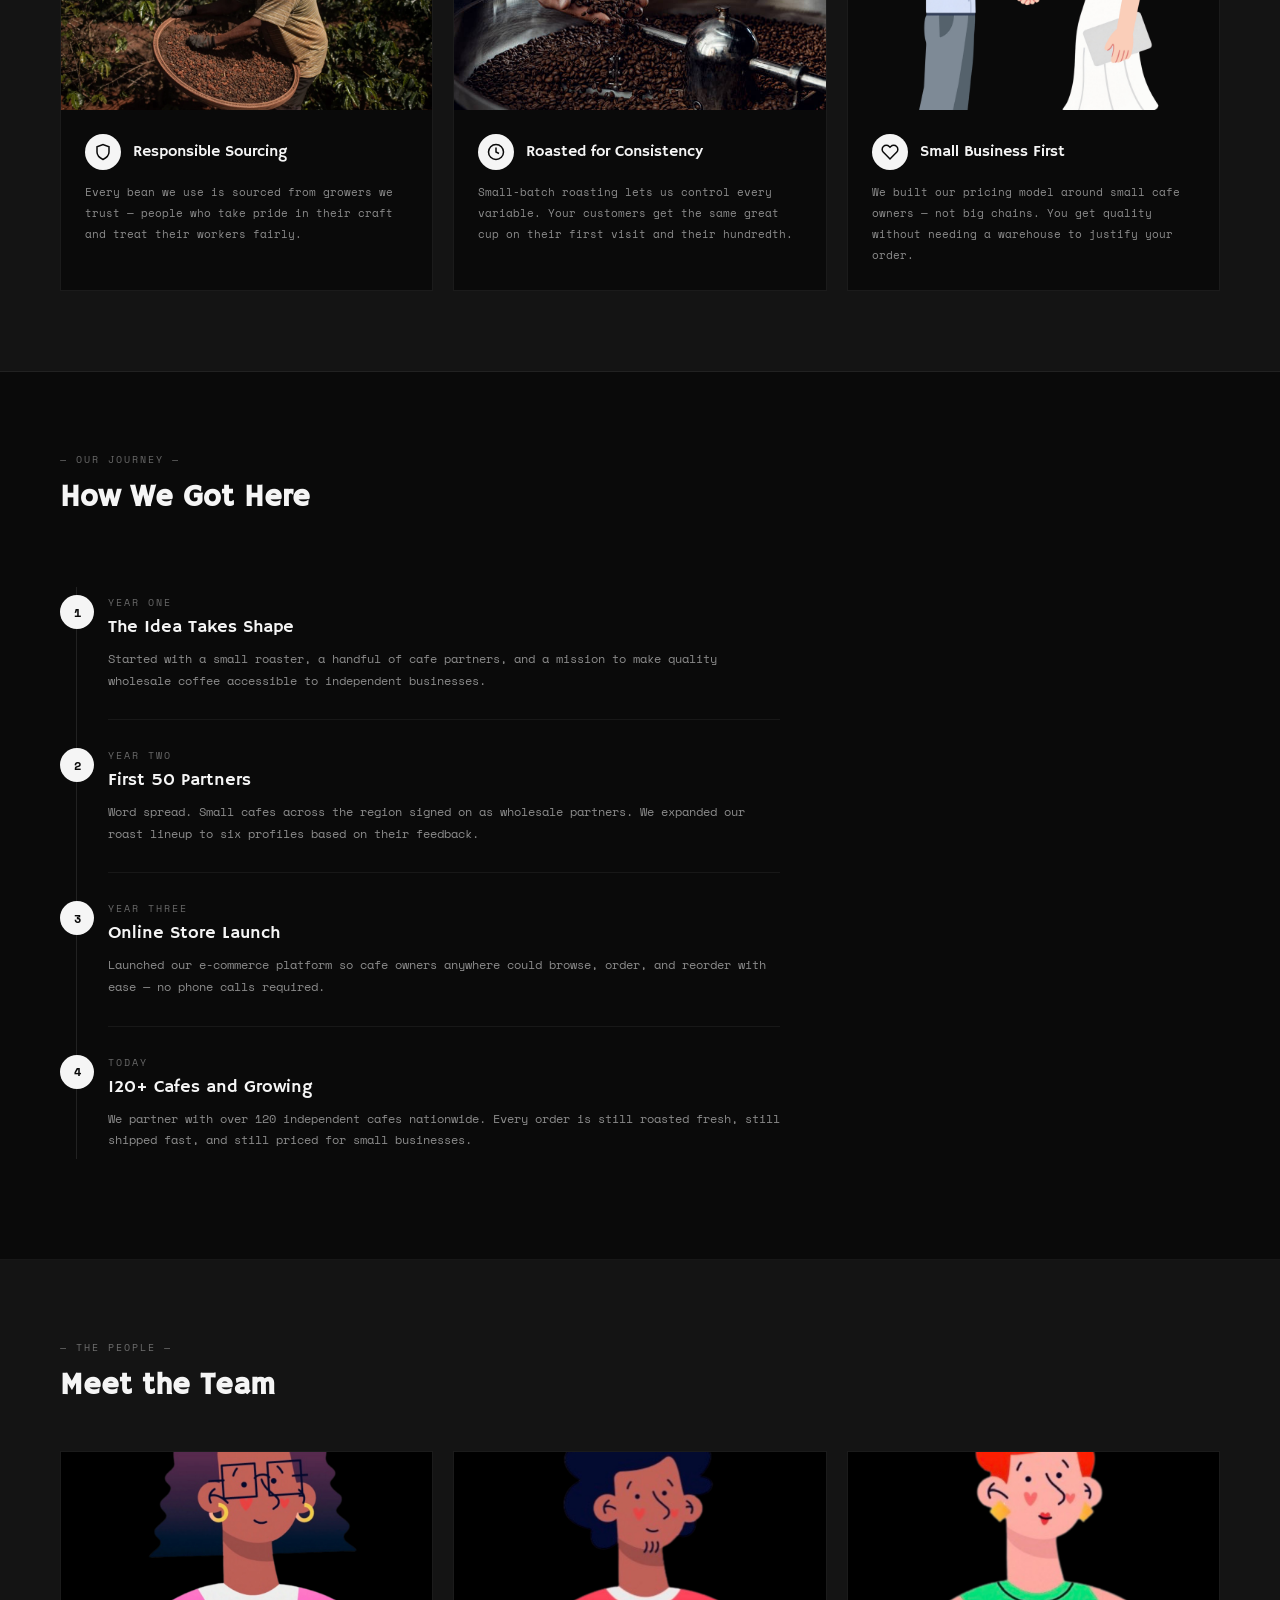
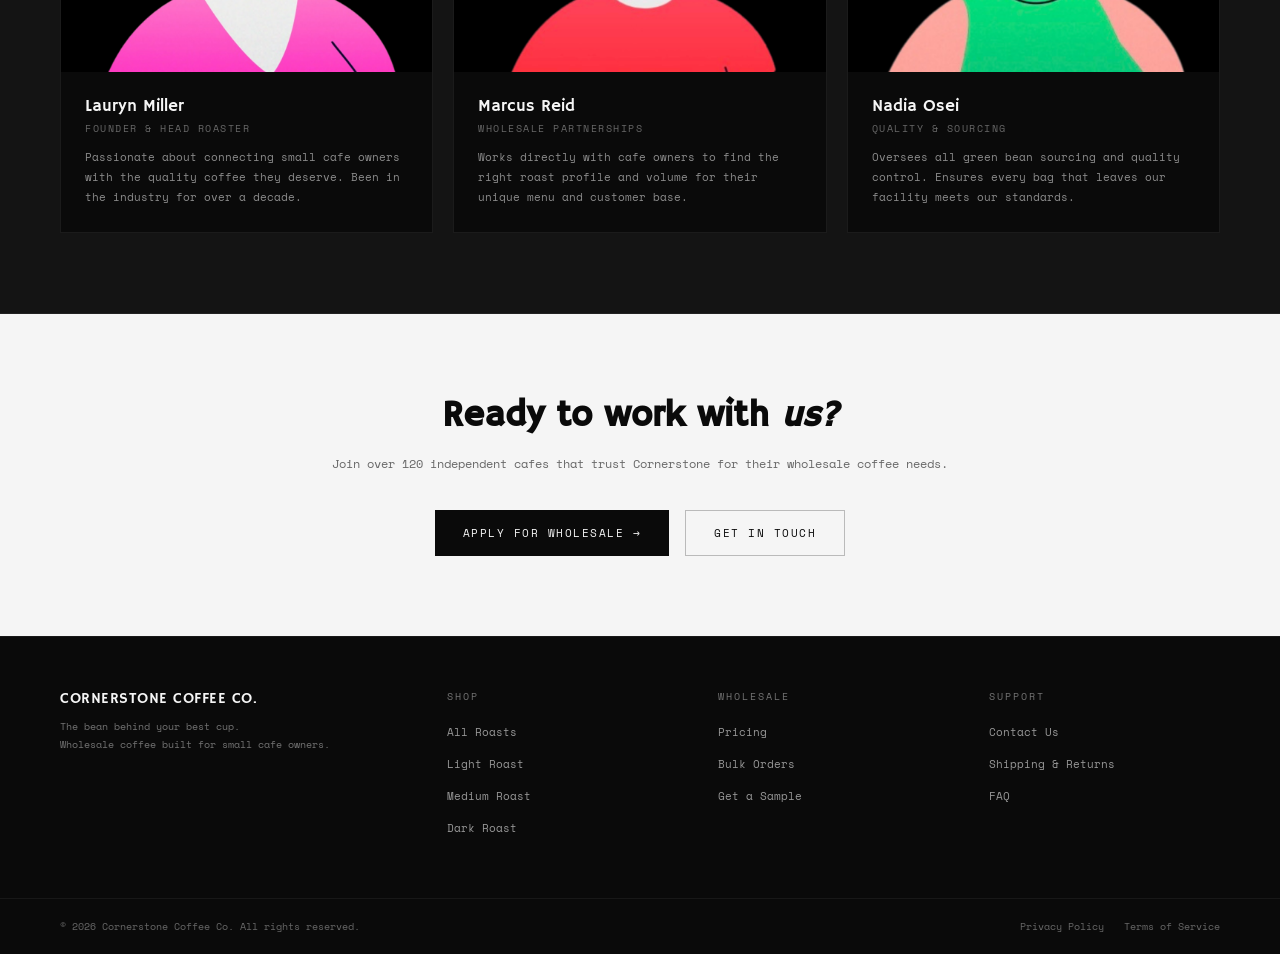
<file: our-story.html>
<!DOCTYPE html>
<html lang="en">

<head>
  <meta charset="UTF-8" />
  <meta name="viewport" content="width=device-width, initial-scale=1.0" />
  <title>Our Story &mdash; Cornerstone Coffee Co.</title>
  <link
    href="https://fonts.googleapis.com/css2?family=Hammersmith+One&family=Space+Mono:ital,wght@0,400;0,700;1,400&display=swap"
    rel="stylesheet" />
  <link rel="stylesheet" href="styles.css" />
  <style>
    /* ── STORY HERO ── */
    .story-hero {
      padding: 64px 60px 72px;
      background: var(--black);
      border-bottom: 1px solid rgba(255, 255, 255, 0.06);
    }

    .story-hero-inner {
      display: grid;
      grid-template-columns: 1fr 1fr;
      gap: 60px;
      align-items: start;
    }

    .story-hero-title {
      font-family: 'Hammersmith One', sans-serif;
      font-size: 52px;
      line-height: 1.1;
      color: var(--white);
      margin-bottom: 20px;
      letter-spacing: -0.5px;
    }

    .story-hero-sub {
      font-size: 13px;
      line-height: 1.8;
      color: rgba(245, 245, 245, 0.6);
      margin-bottom: 36px;
      max-width: 480px;
    }

    .story-hero-stats {
      display: flex;
      gap: 32px;
    }

    .story-mini-stat {
      display: flex;
      flex-direction: column;
      gap: 4px;
    }

    .story-mini-stat-value {
      font-family: 'Hammersmith One', sans-serif;
      font-size: 26px;
      color: var(--white);
    }

    .story-mini-stat-label {
      font-size: 10px;
      letter-spacing: 1.5px;
      text-transform: uppercase;
      color: rgba(245, 245, 245, 0.4);
    }

    /* Story Hero Photo Frame */
    .story-hero-photo-frame {
      position: relative;
    }

    .story-hero-photo-placeholder {
      width: 100%;
      aspect-ratio: 4/3;
      background: var(--black-light);
      border: 1px solid rgba(255, 255, 255, 0.07);
      display: flex;
      flex-direction: column;
      align-items: center;
      justify-content: center;
      gap: 12px;
      font-size: 12px;
      color: rgba(245, 245, 245, 0.3);
      text-align: center;
    }

    .story-hero-photo-placeholder .big-icon {
      font-size: 36px;
    }

    .story-hero-photo-frame img {
      width: 100%;
      aspect-ratio: 4/3;
      object-fit: cover;
      display: block;
    }

    .story-quote-card {
      position: absolute;
      bottom: -20px;
      left: -20px;
      background: var(--white);
      color: var(--black);
      padding: 20px 24px;
      max-width: 300px;
    }

    .story-quote-text {
      font-size: 12px;
      line-height: 1.7;
      margin-bottom: 8px;
    }

    .story-quote-author {
      font-size: 10px;
      opacity: 0.6;
    }

    /* ── CINEMATIC STRIP ── */
    .hero-photo {
      height: 340px;
      position: relative;
      overflow: hidden;
      background: var(--black-mid);
    }

    .hero-photo-placeholder {
      width: 100%;
      height: 100%;
      display: flex;
      flex-direction: column;
      align-items: center;
      justify-content: center;
      gap: 10px;
      font-size: 12px;
      color: rgba(245, 245, 245, 0.3);
      text-align: center;
    }

    .hero-photo-placeholder .big-icon {
      font-size: 36px;
    }

    .hero-photo img {
      width: 100%;
      height: 100%;
      object-fit: cover;
      display: block;
    }

    .hero-overlay {
      position: absolute;
      inset: 0;
      background: linear-gradient(to right, rgba(10, 10, 10, 0.7) 0%, rgba(10, 10, 10, 0.15) 100%);
      pointer-events: none;
    }

    .hero-quote {
      position: absolute;
      bottom: 0;
      left: 0;
      right: 0;
      padding: 32px 60px;
    }

    .hero-quote blockquote {
      font-family: 'Hammersmith One', sans-serif;
      font-size: 20px;
      color: var(--white);
      margin-bottom: 8px;
      font-style: normal;
    }

    .hero-quote cite {
      font-size: 11px;
      color: rgba(245, 245, 245, 0.55);
      font-style: normal;
    }

    /* ── SHARED SECTIONS ── */
    .section-tag {
      font-size: 10px;
      letter-spacing: 2px;
      text-transform: uppercase;
      color: rgba(245, 245, 245, 0.4);
      margin-bottom: 14px;
    }

    .section-title {
      font-family: 'Hammersmith One', sans-serif;
      font-size: 30px;
      line-height: 1.15;
      color: var(--white);
      margin-bottom: 12px;
    }

    /* ── ORIGIN STORY ── */
    .origin-section {
      display: grid;
      grid-template-columns: 1fr 1fr;
      gap: 72px;
      padding: 80px 60px;
      background: var(--black);
      border-bottom: 1px solid rgba(255, 255, 255, 0.06);
      align-items: start;
    }

    .body-text {
      font-size: 12px;
      line-height: 2;
      color: rgba(245, 245, 245, 0.65);
      margin-bottom: 18px;
    }

    .story-photo {
      position: relative;
      display: flex;
      flex-direction: column;
      align-items: center;
    }

    .story-photo img {
      width: 380px;
      height: 380px;
      object-fit: cover;
      display: block;
      border: 1px solid rgba(255, 255, 255, 0.07);
    }

    .photo-caption {
      font-size: 10px;
      color: rgba(245, 245, 245, 0.35);
      margin-top: 10px;
      font-style: italic;
    }

    /* ── STATS BAR ── */
    .stats-bar {
      display: grid;
      grid-template-columns: repeat(4, 1fr);
      background: var(--white);
      color: var(--black);
    }

    .stat {
      padding: 36px;
      display: flex;
      flex-direction: column;
      align-items: center;
      justify-content: center;
      gap: 6px;
      text-align: center;
      border-right: 1px solid rgba(10, 10, 10, 0.12);
    }

    .stat:last-child {
      border-right: none;
    }

    .stat-number {
      font-family: 'Hammersmith One', sans-serif;
      font-size: 36px;
      color: var(--black);
    }

    .stat-label {
      font-size: 10px;
      letter-spacing: 1.5px;
      text-transform: uppercase;
      color: rgba(10, 10, 10, 0.55);
    }

    /* ── VALUES ── */
    .values-section {
      padding: 80px 60px;
      background: var(--black-mid);
      border-bottom: 1px solid rgba(255, 255, 255, 0.06);
    }

    .values-header {
      margin-bottom: 48px;
    }

    .values-grid {
      display: grid;
      grid-template-columns: repeat(3, 1fr);
      gap: 20px;
    }

    .value-card {
      background: var(--black);
      border: 1px solid rgba(255, 255, 255, 0.07);
      overflow: hidden;
    }

    .value-photo-placeholder {
      height: 180px;
      display: flex;
      flex-direction: column;
      align-items: center;
      justify-content: center;
      gap: 10px;
      font-size: 12px;
      color: rgba(245, 245, 245, 0.3);
      background: var(--black-light);
    }

    .vp-1 {
      background: #131313;
    }

    .vp-2 {
      background: #111;
    }

    .vp-3 {
      background: #151515;
    }

    .value-photo-placeholder .icon {
      font-size: 28px;
    }

    .value-card img {
      width: 100%;
      height: 180px;
      object-fit: cover;
      display: block;
    }

    .value-body {
      padding: 24px;
    }

    .value-icon-row {
      display: flex;
      align-items: center;
      gap: 12px;
      margin-bottom: 12px;
    }

    .value-icon {
      width: 36px;
      height: 36px;
      background: var(--white);
      border-radius: 50%;
      display: flex;
      align-items: center;
      justify-content: center;
      flex-shrink: 0;
    }

    .value-name {
      font-family: 'Hammersmith One', sans-serif;
      font-size: 16px;
      color: var(--white);
    }

    .value-desc {
      font-size: 11px;
      line-height: 1.9;
      color: rgba(245, 245, 245, 0.55);
    }

    /* ── TIMELINE ── */
    .timeline-section {
      padding: 80px 60px;
      background: var(--black);
      border-bottom: 1px solid rgba(255, 255, 255, 0.06);
    }

    .timeline-header {
      margin-bottom: 52px;
    }

    .timeline {
      display: flex;
      flex-direction: column;
      gap: 0;
      max-width: 720px;
      position: relative;
      padding-left: 48px;
    }

    .timeline::before {
      content: '';
      position: absolute;
      left: 16px;
      top: 20px;
      bottom: 20px;
      width: 1px;
      background: rgba(255, 255, 255, 0.1);
    }

    .timeline-item {
      position: relative;
      padding: 28px 0;
      border-bottom: 1px solid rgba(255, 255, 255, 0.06);
    }

    .timeline-item:last-child {
      border-bottom: none;
    }

    .timeline-dot {
      position: absolute;
      left: -48px;
      top: 28px;
      width: 34px;
      height: 34px;
      border-radius: 50%;
      background: var(--white);
      color: var(--black);
      display: flex;
      align-items: center;
      justify-content: center;
      font-size: 12px;
      font-weight: 700;
    }

    .timeline-year {
      font-size: 10px;
      letter-spacing: 2px;
      text-transform: uppercase;
      color: rgba(245, 245, 245, 0.4);
      margin-bottom: 6px;
    }

    .timeline-title {
      font-family: 'Hammersmith One', sans-serif;
      font-size: 18px;
      color: var(--white);
      margin-bottom: 10px;
    }

    .timeline-desc {
      font-size: 12px;
      line-height: 1.8;
      color: rgba(245, 245, 245, 0.55);
    }

    /* ── TEAM ── */
    .team-section {
      padding: 80px 60px;
      background: var(--black-mid);
      border-bottom: 1px solid rgba(255, 255, 255, 0.06);
    }

    .team-header {
      margin-bottom: 48px;
    }

    .team-grid {
      display: grid;
      grid-template-columns: repeat(3, 1fr);
      gap: 20px;
    }

    .team-card {
      background: var(--black);
      border: 1px solid rgba(255, 255, 255, 0.07);
      overflow: hidden;
    }

    .team-photo-placeholder {
      height: 220px;
      display: flex;
      flex-direction: column;
      align-items: center;
      justify-content: center;
      gap: 10px;
      font-size: 12px;
      color: rgba(245, 245, 245, 0.3);
      background: var(--black-light);
    }

    .team-photo-placeholder .icon {
      font-size: 36px;
    }

    .team-card img {
      width: 100%;
      height: 220px;
      object-fit: cover;
      display: block;
    }

    .team-info {
      padding: 24px;
    }

    .team-name {
      font-family: 'Hammersmith One', sans-serif;
      font-size: 17px;
      color: var(--white);
      margin-bottom: 4px;
    }

    .team-role {
      font-size: 10px;
      letter-spacing: 1.5px;
      text-transform: uppercase;
      color: rgba(245, 245, 245, 0.4);
      margin-bottom: 12px;
    }

    .team-bio {
      font-size: 11px;
      line-height: 1.8;
      color: rgba(245, 245, 245, 0.55);
    }

    /* ── CTA STRIP ── */
    .cta-strip {
      padding: 80px 60px;
      background: var(--white);
      text-align: center;
    }

    .cta-strip h2 {
      font-family: 'Hammersmith One', sans-serif;
      font-size: 36px;
      color: var(--black);
      margin-bottom: 14px;
    }

    .cta-strip p {
      font-size: 12px;
      color: rgba(10, 10, 10, 0.6);
      margin-bottom: 36px;
      line-height: 1.8;
    }

    .cta-btns {
      display: flex;
      justify-content: center;
      gap: 16px;
      flex-wrap: wrap;
    }

    .btn-primary {
      display: inline-flex;
      align-items: center;
      gap: 8px;
      background: var(--black);
      color: var(--white);
      font-family: 'Space Mono', monospace;
      font-size: 11px;
      letter-spacing: 1.5px;
      text-transform: uppercase;
      padding: 14px 28px;
      text-decoration: none;
      transition: opacity 0.2s;
    }

    .btn-primary:hover {
      opacity: 0.8;
    }

    .btn-secondary {
      display: inline-flex;
      align-items: center;
      background: transparent;
      color: var(--black);
      border: 1px solid rgba(10, 10, 10, 0.25);
      font-family: 'Space Mono', monospace;
      font-size: 11px;
      letter-spacing: 1.5px;
      text-transform: uppercase;
      padding: 14px 28px;
      text-decoration: none;
      transition: all 0.2s;
    }

    .btn-secondary:hover {
      border-color: var(--black);
    }
  </style>
</head>

<body>
  <nav>
    <a href="index.html" class="nav-logo">Cornerstone Coffee Co.</a>
    <ul class="nav-links">
      <li><a href="shop.html">Shop</a></li>
      <li><a href="wholesale.html">Wholesale</a></li>
      <li><a href="our-story.html" class="active">Our Story</a></li>
      <li><a href="contact.html">Contact</a></li>
    </ul>
    <div class="nav-icons">
      <a href="auth.html" class="nav-icon-btn" id="nav-profile-btn">
        <svg width="16" height="16" fill="none" viewBox="0 0 24 24" stroke="#f5f5f5" stroke-width="1.5">
          <path d="M20 21v-2a4 4 0 0 0-4-4H8a4 4 0 0 0-4 4v2" />
          <circle cx="12" cy="7" r="4" />
        </svg>
      </a>
      <a href="cart.html" class="nav-icon-btn">
        <svg width="16" height="16" fill="none" viewBox="0 0 24 24" stroke="#f5f5f5" stroke-width="1.5">
          <path d="M6 2L3 6v14a2 2 0 0 0 2 2h14a2 2 0 0 0 2-2V6l-3-4z" />
          <line x1="3" y1="6" x2="21" y2="6" />
          <path d="M16 10a4 4 0 0 1-8 0" />
        </svg>
        <div class="cart-count" id="cart-count">0</div>
      </a>
    </div>
  </nav>
  <!-- STORY HERO -->
  <div class="story-hero">
    <div class="breadcrumb">
      <a href="index.html">Home</a><span>></span>Our Story
    </div>
    <div class="story-hero-inner">
      <div>
        <h1 class="story-hero-title">Built for the<br><em>Small Guys.</em></h1>
        <p class="story-hero-sub">We started Cornerstone because independent cafe owners deserved a wholesale partner
          that actually had their back — great beans, fair prices, no runaround.</p>
        <div class="story-hero-stats">
          <div class="story-mini-stat">
            <span class="story-mini-stat-value">120+</span>
            <span class="story-mini-stat-label">Cafe Partners</span>
          </div>
          <div class="story-mini-stat">
            <span class="story-mini-stat-value">100%</span>
            <span class="story-mini-stat-label">Small-Batch</span>
          </div>
          <div class="story-mini-stat">
            <span class="story-mini-stat-value">48hr</span>
            <span class="story-mini-stat-label">Roasted Fresh</span>
          </div>
        </div>
      </div>

      <div class="story-hero-photo-frame">
        <img src="images/roasting.webp" alt="Roasting">
        <!-- Floating quote card — sits over bottom-left of photo -->
        <div class="story-quote-card">
          <div class="story-quote-text">"Great coffee shouldn't be out of reach for the little guys."</div>
          <div class="story-quote-author">— Founder, Cornerstone Coffee Co.</div>
        </div>
      </div>
    </div>
  </div>

  <!-- ORIGIN STORY -->
  <section class="origin-section">
    <div>
      <div class="section-tag">— How It Started —</div>
      <h2 class="section-title">Built for the <em>Small Guys.</em></h2>
      <p class="body-text">Cornerstone Coffee Co. was founded with one simple idea: small cafe owners should have access
        to the same quality beans that the big chains enjoy, at pricing that actually makes sense for a small business.
      </p>
      <p class="body-text">Too many independent cafes were stuck choosing between quality they couldn't afford and
        affordability that compromised their menu. We knew there had to be a better way.</p>
      <p class="body-text">So we built a direct wholesale model — partnering with responsible growers, roasting in small
        batches for consistency, and keeping our overhead lean so we could pass the savings on to the cafes we serve.
      </p>
    </div>

    <div class="story-photo">
      <img src="images/founder.png" alt="Cornerstone Coffee Founder">
    </div>
  </section>

  <!-- STATS BAR -->
  <div class="stats-bar">
    <div class="stat">
      <span class="stat-number">120+</span>
      <span class="stat-label">Cafe Partners</span>
    </div>
    <div class="stat">
      <span class="stat-number">6</span>
      <span class="stat-label">Roast Profiles</span>
    </div>
    <div class="stat">
      <span class="stat-number">48hr</span>
      <span class="stat-label">Roasted to Ship</span>
    </div>
    <div class="stat">
      <span class="stat-number">100%</span>
      <span class="stat-label">Small-Batch</span>
    </div>
  </div>

  <!-- VALUES -->
  <section class="values-section">
    <div class="values-header">
      <div class="section-tag">— What We Stand For —</div>
      <h2 class="section-title">Our Values</h2>
    </div>

    <div class="values-grid">

      <div class="value-card">
        <img src="images/sourcing.webp" alt="Sourcing">
        <div class="value-body">
          <div class="value-icon-row">
            <div class="value-icon">
              <svg width="18" height="18" viewBox="0 0 24 24" fill="none" stroke="#0a0a0a" stroke-width="2">
                <path d="M12 22s8-4 8-10V5l-8-3-8 3v7c0 6 8 10 8 10z" />
              </svg>
            </div>
            <div class="value-name">Responsible Sourcing</div>
          </div>
          <p class="value-desc">Every bean we use is sourced from growers we trust — people who take pride in their
            craft and treat their workers fairly.</p>
        </div>
      </div>

      <div class="value-card">
        <img src="images/roasted-machine.jpg" alt="Roasting Machine">
        <div class="value-body">
          <div class="value-icon-row">
            <div class="value-icon">
              <svg width="18" height="18" viewBox="0 0 24 24" fill="none" stroke="#0a0a0a" stroke-width="2">
                <circle cx="12" cy="12" r="10" />
                <polyline points="12 6 12 12 16 14" />
              </svg>
            </div>
            <div class="value-name">Roasted for Consistency</div>
          </div>
          <p class="value-desc">Small-batch roasting lets us control every variable. Your customers get the same great
            cup on their first visit and their hundredth.</p>
        </div>
      </div>

      <div class="value-card">
        <img src="images/partnership.png" alt="Shaking Hands">
        <div class="value-body">
          <div class="value-icon-row">
            <div class="value-icon">
              <svg width="18" height="18" viewBox="0 0 24 24" fill="none" stroke="#0a0a0a" stroke-width="2">
                <path
                  d="M20.84 4.61a5.5 5.5 0 0 0-7.78 0L12 5.67l-1.06-1.06a5.5 5.5 0 0 0-7.78 7.78l1.06 1.06L12 21.23l7.78-7.78 1.06-1.06a5.5 5.5 0 0 0 0-7.78z" />
              </svg>
            </div>
            <div class="value-name">Small Business First</div>
          </div>
          <p class="value-desc">We built our pricing model around small cafe owners — not big chains. You get quality
            without needing a warehouse to justify your order.</p>
        </div>
      </div>

    </div>
  </section>

  <!-- TIMELINE -->
  <section class="timeline-section">
    <div class="timeline-header">
      <div class="section-tag">— Our Journey —</div>
      <h2 class="section-title">How We Got Here</h2>
    </div>

    <div class="timeline">
      <div class="timeline-item">
        <div class="timeline-dot"><span>1</span></div>
        <div class="timeline-content">
          <div class="timeline-year">Year One</div>
          <div class="timeline-title">The Idea Takes Shape</div>
          <p class="timeline-desc">Started with a small roaster, a handful of cafe partners, and a mission to make
            quality wholesale coffee accessible to independent businesses.</p>
        </div>
      </div>
      <div class="timeline-item">
        <div class="timeline-dot"><span>2</span></div>
        <div class="timeline-content">
          <div class="timeline-year">Year Two</div>
          <div class="timeline-title">First 50 Partners</div>
          <p class="timeline-desc">Word spread. Small cafes across the region signed on as wholesale partners. We
            expanded our roast lineup to six profiles based on their feedback.</p>
        </div>
      </div>
      <div class="timeline-item">
        <div class="timeline-dot"><span>3</span></div>
        <div class="timeline-content">
          <div class="timeline-year">Year Three</div>
          <div class="timeline-title">Online Store Launch</div>
          <p class="timeline-desc">Launched our e-commerce platform so cafe owners anywhere could browse, order, and
            reorder with ease — no phone calls required.</p>
        </div>
      </div>
      <div class="timeline-item">
        <div class="timeline-dot"><span>4</span></div>
        <div class="timeline-content">
          <div class="timeline-year">Today</div>
          <div class="timeline-title">120+ Cafes and Growing</div>
          <p class="timeline-desc">We partner with over 120 independent cafes nationwide. Every order is still roasted
            fresh, still shipped fast, and still priced for small businesses.</p>
        </div>
      </div>
    </div>
  </section>

  <!-- TEAM -->
  <section class="team-section">
    <div class="team-header">
      <div class="section-tag">— The People —</div>
      <h2 class="section-title">Meet the Team</h2>
    </div>

    <div class="team-grid">

      <div class="team-card">
        <div class="team-photo-placeholder">
          <img src="images/founder.png" alt="Lauryn Miller">
        </div>
        <div class="team-info">
          <div class="team-name">Lauryn Miller</div>
          <div class="team-role">Founder &amp; Head Roaster</div>
          <p class="team-bio">Passionate about connecting small cafe owners with the quality coffee they deserve. Been
            in the industry for over a decade.</p>
        </div>
      </div>

      <div class="team-card">
        <div class="team-photo-placeholder">
          <img src="images/wholesale-partnerships.png" alt="Marcus Reid">
        </div>
        <div class="team-info">
          <div class="team-name">Marcus Reid</div>
          <div class="team-role">Wholesale Partnerships</div>
          <p class="team-bio">Works directly with cafe owners to find the right roast profile and volume for their
            unique menu and customer base.</p>
        </div>
      </div>

      <div class="team-card">
        <!-- ADD PHOTO: delete the div below and replace with:
             <img src="team-3.jpg" alt="Your Name"> -->
        <div class="team-photo-placeholder">
          <img src="images/quality-sourcing.png" alt="Nadia Osei">
        </div>
        <div class="team-info">
          <div class="team-name">Nadia Osei</div>
          <div class="team-role">Quality &amp; Sourcing</div>
          <p class="team-bio">Oversees all green bean sourcing and quality control. Ensures every bag that leaves our
            facility meets our standards.</p>
        </div>
      </div>

    </div>
  </section>

  <!-- CTA -->
  <section class="cta-strip">
    <h2>Ready to work with <em>us?</em></h2>
    <p>Join over 120 independent cafes that trust Cornerstone for their wholesale coffee needs.</p>
    <div class="cta-btns">
      <a href="wholesale.html" class="btn-primary">
        Apply for Wholesale &rarr;
        </svg>
      </a>
      <a href="contact.html" class="btn-secondary">Get In Touch</a>
    </div>
  </section>

  <!-- FOOTER -->
  <footer class="footer">
    <div class="footer-top">
      <div>
        <div class="footer-brand">Cornerstone Coffee Co.</div>
        <p class="footer-tagline">The bean behind your best cup.<br>Wholesale coffee built for small cafe owners.</p>
      </div>
      <div class="footer-col">
        <div class="footer-col-title">Shop</div>
        <ul>
          <li><a href="shop.html">All Roasts</a></li>
          <li><a href="shop.html">Light Roast</a></li>
          <li><a href="shop.html">Medium Roast</a></li>
          <li><a href="shop.html">Dark Roast</a></li>
        </ul>
      </div>
      <div class="footer-col">
        <div class="footer-col-title">Wholesale</div>
        <ul>
          <li><a href="wholesale.html">Pricing</a></li>
          <li><a href="wholesale.html">Bulk Orders</a></li>
          <li><a href="wholesale.html">Get a Sample</a></li>
        </ul>
      </div>
      <div class="footer-col">
        <div class="footer-col-title">Support</div>
        <ul>
          <li><a href="contact.html">Contact Us</a></li>
          <li><a href="wholesale.html">Shipping &amp; Returns</a></li>
          <li><a href="contact.html">FAQ</a></li>
        </ul>
      </div>
    </div>
    <div class="footer-bottom">
      <span class="footer-copy">© 2026 Cornerstone Coffee Co. All rights reserved.</span>
      <div class="footer-legal"><a href="#">Privacy Policy</a><a href="#">Terms of Service</a></div>
    </div>
  </footer>
  <script>
    (function () {
      var cart = JSON.parse(localStorage.getItem('cc_cart') || '[]');
      var qty = cart.reduce(function (s, i) { return s + i.qty; }, 0);
      var el = document.getElementById('cart-count');
      if (el) el.textContent = qty;
      if (localStorage.getItem('cc_user')) {
        var btn = document.getElementById('nav-profile-btn');
        if (btn) btn.href = 'profile.html';
      }
    })();
  </script>
</body>

</html>
</file>
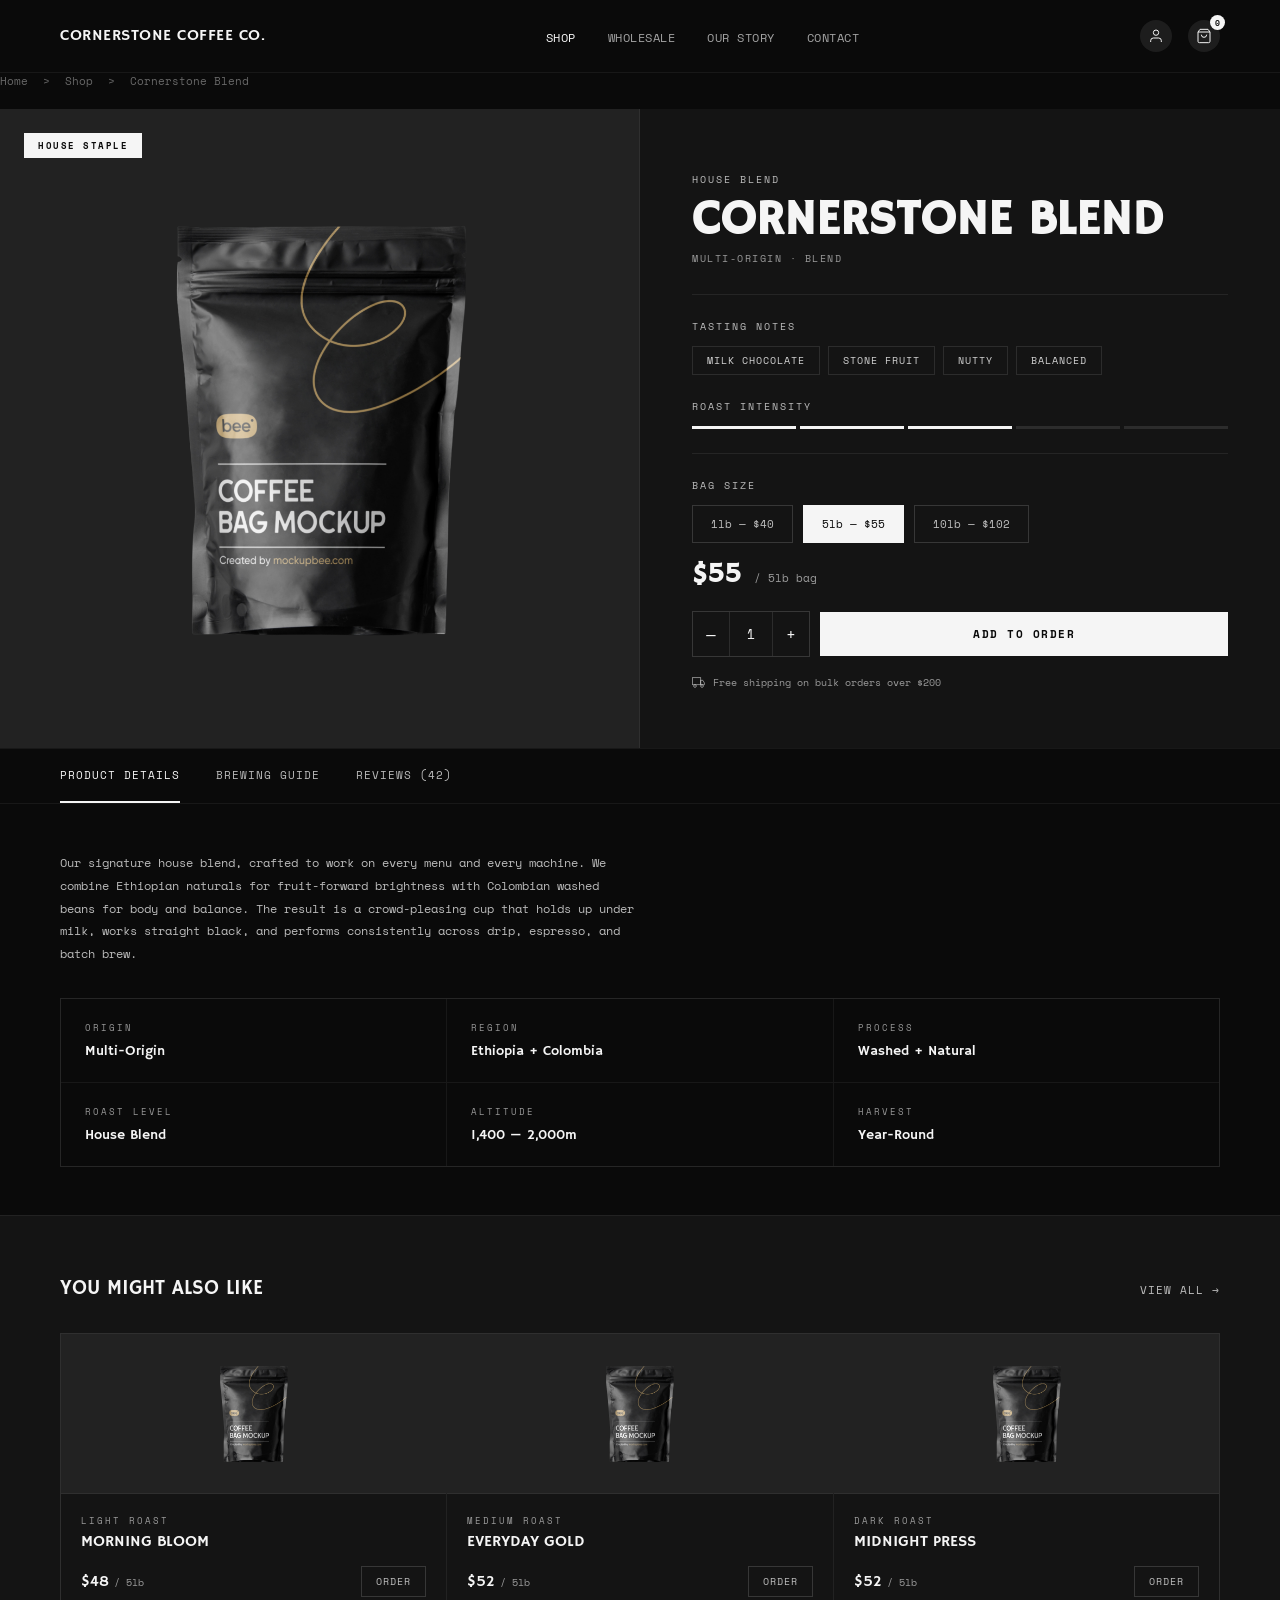
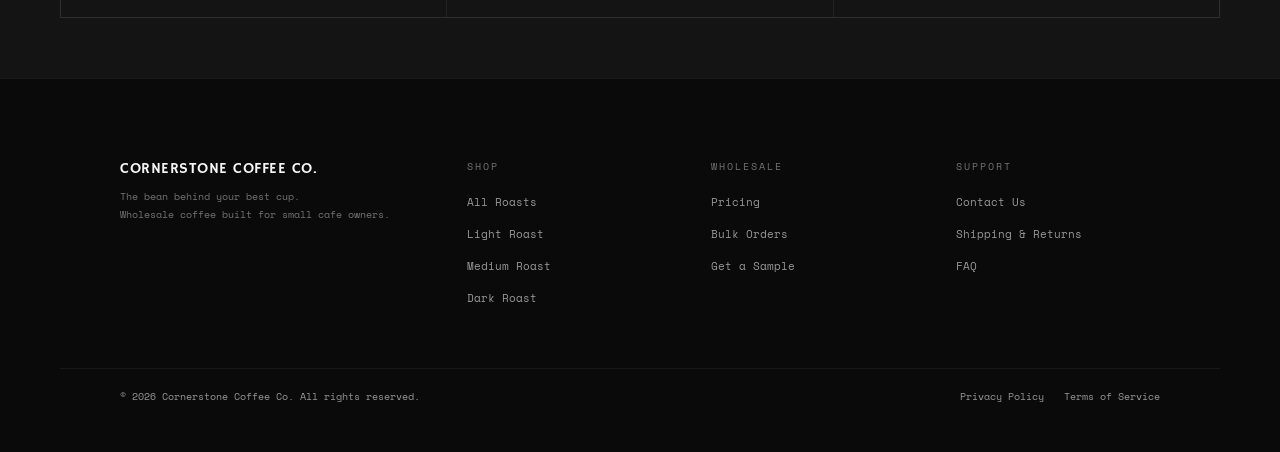
<file: product-cornerstone-blend.html>
<!DOCTYPE html>
<html lang="en">

<head>
  <meta charset="UTF-8" />
  <meta name="viewport" content="width=device-width, initial-scale=1.0" />
  <title>Cornerstone Blend &mdash; Cornerstone Coffee Co.</title>
  <link
    href="https://fonts.googleapis.com/css2?family=Hammersmith+One&family=Space+Mono:ital,wght@0,400;0,700;1,400&display=swap"
    rel="stylesheet" />
  <link rel="stylesheet" href="styles.css" />
  <style>
    .btn-primary {
      background: var(--white);
      color: var(--black);
      border: none;
      font-family: 'Space Mono', monospace;
      font-size: 11px;
      font-weight: 700;
      letter-spacing: 1.5px;
      text-transform: uppercase;
      padding: 13px 28px;
      cursor: pointer;
      transition: background 0.2s;
      text-decoration: none;
      display: inline-block;
    }

    .btn-primary:hover {
      background: var(--white-dark);
    }

    .product-main {
      display: grid;
      grid-template-columns: 1fr 1fr;
      min-height: 600px;
    }

    .product-gallery {
      background: var(--black-light);
      border-right: 1px solid rgba(255, 255, 255, 0.06);
      position: relative;
      min-height: 600px;
      display: flex;
      align-items: center;
      justify-content: center;
    }

    .product-info {
      box-sizing: border-box;
    }

    .photo-placeholder {
      position: absolute;
      inset: 0;
      display: flex;
      flex-direction: column;
      align-items: center;
      justify-content: center;
      gap: 10px;
    }

    .photo-placeholder .ph-icon {
      font-size: 64px;
      opacity: 0.08;
    }

    .photo-placeholder span {
      font-size: 10px;
      letter-spacing: 1px;
      text-transform: uppercase;
      color: rgba(245, 245, 245, 0.6);
    }

    .product-gallery img {
      width: 100%;
      height: 100%;
      min-height: 600px;
      object-fit: contain;
      padding: 48px;
      box-sizing: border-box;
      display: block;
    }

    .product-badge {
      position: absolute;
      top: 24px;
      left: 24px;
      z-index: 2;
      background: var(--white);
      color: var(--black);
      font-size: 9px;
      font-weight: 700;
      letter-spacing: 1.5px;
      text-transform: uppercase;
      padding: 6px 14px;
      font-family: 'Space Mono', monospace;
    }

    .product-info {
      padding: 52px 52px 48px;
      background: var(--black-mid);
      display: flex;
      flex-direction: column;
      justify-content: center;
    }

    .product-roast {
      font-size: 10px;
      letter-spacing: 2px;
      text-transform: uppercase;
      color: rgba(245, 245, 245, 0.75);
      margin-bottom: 10px;
    }

    .product-name {
      font-family: 'Hammersmith One', sans-serif;
      font-size: 48px;
      text-transform: uppercase;
      color: var(--white);
      line-height: 1;
      margin-bottom: 6px;
    }

    .product-origin {
      font-size: 10px;
      letter-spacing: 1.5px;
      text-transform: uppercase;
      color: rgba(245, 245, 245, 0.6);
      margin-bottom: 28px;
    }

    .divider {
      border: none;
      border-top: 1px solid rgba(255, 255, 255, 0.07);
      margin-bottom: 24px;
    }

    .info-label {
      font-size: 10px;
      letter-spacing: 2px;
      text-transform: uppercase;
      color: rgba(245, 245, 245, 0.75);
      margin-bottom: 12px;
    }

    .flavor-tags {
      display: flex;
      gap: 8px;
      flex-wrap: wrap;
      margin-bottom: 24px;
    }

    .flavor-tag {
      border: 1px solid rgba(255, 255, 255, 0.1);
      color: rgba(245, 245, 245, 0.85);
      font-size: 10px;
      letter-spacing: 1px;
      text-transform: uppercase;
      padding: 6px 14px;
    }

    .roast-bar {
      display: flex;
      gap: 4px;
      margin-bottom: 24px;
    }

    .roast-seg {
      height: 3px;
      flex: 1;
      background: rgba(255, 255, 255, 0.1);
    }

    .roast-seg.on {
      background: var(--white);
    }

    .size-opts {
      display: flex;
      gap: 10px;
      margin-bottom: 16px;
    }

    .size-btn {
      background: transparent;
      border: 1px solid rgba(255, 255, 255, 0.15);
      color: rgba(245, 245, 245, 0.75);
      padding: 10px 18px;
      font-size: 11px;
      font-family: 'Space Mono', monospace;
      cursor: pointer;
      transition: all 0.2s;
    }

    .size-btn:hover {
      border-color: var(--white);
      color: var(--white);
    }

    .size-btn.active {
      background: var(--white);
      color: var(--black);
      border-color: var(--white);
    }

    .price-line {
      font-size: 11px;
      color: rgba(245, 245, 245, 0.6);
      margin-bottom: 20px;
    }

    .price-line strong {
      font-family: 'Hammersmith One', sans-serif;
      font-size: 26px;
      color: var(--white);
      margin-right: 6px;
    }

    .purchase-row {
      display: flex;
      gap: 10px;
      align-items: center;
      margin-bottom: 18px;
    }

    .qty-wrap {
      display: flex;
      border: 1px solid rgba(255, 255, 255, 0.15);
    }

    .qty-btn {
      background: transparent;
      border: none;
      color: var(--white);
      width: 36px;
      height: 44px;
      font-size: 16px;
      font-family: 'Space Mono', monospace;
      cursor: pointer;
      transition: background 0.2s;
    }

    .qty-btn:hover {
      background: rgba(255, 255, 255, 0.07);
    }

    .qty-num {
      width: 44px;
      height: 44px;
      display: flex;
      align-items: center;
      justify-content: center;
      font-size: 13px;
      border-left: 1px solid rgba(255, 255, 255, 0.1);
      border-right: 1px solid rgba(255, 255, 255, 0.1);
    }

    .btn-add {
      flex: 1;
      background: var(--white);
      color: var(--black);
      border: none;
      height: 44px;
      font-size: 11px;
      font-weight: 700;
      letter-spacing: 1.5px;
      text-transform: uppercase;
      font-family: 'Space Mono', monospace;
      cursor: pointer;
      transition: background 0.2s;
    }

    .btn-add:hover {
      background: var(--white-dark);
    }

    .shipping-note {
      font-size: 10px;
      color: rgba(245, 245, 245, 0.6);
      display: flex;
      align-items: center;
      gap: 8px;
    }

    .product-tabs {
      border-top: 1px solid rgba(255, 255, 255, 0.06);
    }

    .tabs-nav {
      display: flex;
      border-bottom: 1px solid rgba(255, 255, 255, 0.06);
      padding: 0 60px;
    }

    .tab-btn {
      background: transparent;
      border: none;
      border-bottom: 2px solid transparent;
      color: rgba(245, 245, 245, 0.75);
      padding: 18px 0;
      margin-right: 36px;
      font-size: 11px;
      letter-spacing: 1px;
      text-transform: uppercase;
      font-family: 'Space Mono', monospace;
      cursor: pointer;
      transition: all 0.2s;
    }

    .tab-btn:hover {
      color: var(--white);
    }

    .tab-btn.active {
      color: var(--white);
      border-bottom-color: var(--white);
    }

    .tab-panel {
      display: none;
      padding: 48px 60px;
    }

    .tab-panel p {
      font-size: 12px;
      line-height: 1.9;
      color: rgba(245, 245, 245, 0.75);
      max-width: 580px;
    }

    .detail-grid {
      display: grid;
      grid-template-columns: repeat(3, 1fr);
      gap: 1px;
      background: rgba(255, 255, 255, 0.06);
      border: 1px solid rgba(255, 255, 255, 0.06);
      margin-top: 32px;
    }

    .detail-item {
      background: var(--black);
      padding: 22px 24px;
    }

    .detail-label {
      font-size: 9px;
      letter-spacing: 2px;
      text-transform: uppercase;
      color: rgba(245, 245, 245, 0.6);
      margin-bottom: 8px;
    }

    .detail-value {
      font-family: 'Hammersmith One', sans-serif;
      font-size: 14px;
      color: var(--white);
    }

    .related-section {
      padding: 60px 60px;
      border-top: 1px solid rgba(255, 255, 255, 0.06);
      background: var(--black-mid);
    }

    .related-header {
      display: flex;
      justify-content: space-between;
      align-items: baseline;
      margin-bottom: 32px;
    }

    .related-title {
      font-family: 'Hammersmith One', sans-serif;
      font-size: 20px;
      text-transform: uppercase;
      color: var(--white);
    }

    .related-link {
      font-size: 11px;
      color: rgba(245, 245, 245, 0.75);
      text-decoration: none;
      letter-spacing: 1px;
      text-transform: uppercase;
    }

    .related-link:hover {
      color: var(--white);
    }

    .related-grid {
      display: grid;
      grid-template-columns: repeat(3, 1fr);
      gap: 1px;
      background: rgba(255, 255, 255, 0.06);
      border: 1px solid rgba(255, 255, 255, 0.06);
    }

    .related-card {
      background: var(--black-mid);
      cursor: pointer;
      transition: background 0.2s;
    }

    .related-card:hover {
      background: var(--black-light);
    }

    .related-card-img {
      height: 160px;
      border-bottom: 1px solid rgba(255, 255, 255, 0.06);
      overflow: hidden;
      background: var(--black-light);
    }

    .related-card-img img {
      width: 100%;
      height: 100%;
      object-fit: contain;
      padding: 16px;
      box-sizing: border-box;
      display: block;
    }

    .rc-light {
      background: #181810;
    }

    .rc-medium {
      background: #141410;
    }

    .rc-dark {
      background: #0e0e0e;
    }

    .rc-blend {
      background: #121212;
    }

    .related-body {
      padding: 20px;
    }

    .related-roast {
      font-size: 9px;
      letter-spacing: 2px;
      text-transform: uppercase;
      color: rgba(245, 245, 245, 0.6);
      margin-bottom: 5px;
    }

    .related-name {
      font-family: 'Hammersmith One', sans-serif;
      font-size: 16px;
      text-transform: uppercase;
      color: var(--white);
      margin-bottom: 14px;
    }

    .related-footer {
      display: flex;
      justify-content: space-between;
      align-items: center;
    }

    .related-price {
      font-family: 'Hammersmith One', sans-serif;
      font-size: 15px;
      color: var(--white);
    }

    .related-price span {
      font-family: 'Space Mono', monospace;
      font-size: 10px;
      color: rgba(245, 245, 245, 0.6);
    }

    .btn-related {
      background: transparent;
      border: 1px solid rgba(255, 255, 255, 0.15);
      color: rgba(245, 245, 245, 0.75);
      padding: 7px 14px;
      font-size: 10px;
      letter-spacing: 1px;
      text-transform: uppercase;
      font-family: 'Space Mono', monospace;
      cursor: pointer;
      transition: all 0.2s;
    }

    .btn-related:hover {
      background: var(--white);
      color: var(--black);
      border-color: var(--white);
    }

    footer {
      background: var(--black);
      border-top: 1px solid rgba(255, 255, 255, 0.06);
      padding: 28px 60px;
    }

    .footer-row {
      display: flex;
      justify-content: space-between;
      align-items: center;
    }

    .footer-logo {
      font-family: 'Hammersmith One', sans-serif;
      font-size: 13px;
      color: var(--white);
      text-transform: uppercase;
      letter-spacing: 0.5px;
    }

    .footer-copy {
      font-size: 10px;
      color: rgba(245, 245, 245, 0.6);
    }

    .footer-legal {
      display: flex;
      gap: 20px;
    }

    .footer-legal a {
      font-size: 10px;
      color: rgba(245, 245, 245, 0.6);
      text-decoration: none;
    }

    .footer-legal a:hover {
      color: rgba(245, 245, 245, 0.85);
    }

    .tab-panel.active {
      display: block;
    }
  </style>
</head>

<body>

  <nav>
    <a href="index.html" class="nav-logo">Cornerstone Coffee Co.</a>
    <ul class="nav-links">
      <li><a href="shop.html" class="active">Shop</a></li>
      <li><a href="wholesale.html">Wholesale</a></li>
      <li><a href="our-story.html">Our Story</a></li>
      <li><a href="contact.html">Contact</a></li>
    </ul>
    <div class="nav-icons">
      <a href="auth.html" class="nav-icon-btn" id="nav-profile-btn">
        <svg width="16" height="16" fill="none" viewBox="0 0 24 24" stroke="#f5f5f5" stroke-width="1.5">
          <path d="M20 21v-2a4 4 0 0 0-4-4H8a4 4 0 0 0-4 4v2" />
          <circle cx="12" cy="7" r="4" />
        </svg>
      </a>
      <a href="cart.html" class="nav-icon-btn">
        <svg width="16" height="16" fill="none" viewBox="0 0 24 24" stroke="#f5f5f5" stroke-width="1.5">
          <path d="M6 2L3 6v14a2 2 0 0 0 2 2h14a2 2 0 0 0 2-2V6l-3-4z" />
          <line x1="3" y1="6" x2="21" y2="6" />
          <path d="M16 10a4 4 0 0 1-8 0" />
        </svg>
        <div class="cart-count" id="cart-count">0</div>
      </a>
    </div>
  </nav>

  <div class="breadcrumb">
    <a href="index.html">Home</a>
    <span>></span>
    <a href="shop.html">Shop</a>
    <span>></span>
    Cornerstone Blend
  </div>

  <div class="product-main">
    <div class="product-gallery">
      <div class="product-badge">House Staple</div>
      <img src="images/coffee-mockup.png" alt="Coffee Bag">
    </div>

    <div class="product-info">
      <div class="product-roast">House Blend</div>
      <h1 class="product-name">Cornerstone Blend</h1>
      <div class="product-origin">Multi-Origin · Blend</div>
      <hr class="divider">
      <div class="info-label">Tasting Notes</div>
      <div class="flavor-tags">
        <div class="flavor-tag">Milk Chocolate</div>
        <div class="flavor-tag">Stone Fruit</div>
        <div class="flavor-tag">Nutty</div>
        <div class="flavor-tag">Balanced</div>
      </div>
      <div class="info-label">Roast Intensity</div>
      <div class="roast-bar">
        <div class="roast-seg on"></div>
        <div class="roast-seg on"></div>
        <div class="roast-seg on"></div>
        <div class="roast-seg"></div>
        <div class="roast-seg"></div>
      </div>
      <hr class="divider">
      <div class="info-label">Bag Size</div>
      <div class="size-opts">
        <button class="size-btn" onclick="selectSize(this, 40, '1lb')">1lb — $40</button>
        <button class="size-btn active" onclick="selectSize(this, 55, '5lb')">5lb — $55</button>
        <button class="size-btn" onclick="selectSize(this, 102, '10lb')">10lb — $102</button>
      </div>
      <div class="price-line">
        <strong id="price-display">$55</strong>
        <span id="size-display">/ 5lb bag</span>
      </div>
      <div class="purchase-row">
        <div class="qty-wrap">
          <button class="qty-btn" onclick="changeQty(-1)">&mdash;</button>
          <div class="qty-num" id="qty-num">1</div>
          <button class="qty-btn" onclick="changeQty(1)">+</button>
        </div>
        <button class="btn-add" id="add-btn" onclick="addToCart()">Add to Order</button>
      </div>
      <div class="shipping-note">
        <svg width="13" height="13" fill="none" viewBox="0 0 24 24" stroke="currentColor" stroke-width="1.5">
          <rect x="1" y="3" width="15" height="13" />
          <path d="M16 8h4l3 5v3h-7V8z" />
          <circle cx="5.5" cy="18.5" r="2.5" />
          <circle cx="18.5" cy="18.5" r="2.5" />
        </svg>
        Free shipping on bulk orders over $200
      </div>
    </div>
  </div>

  <div class="product-tabs">
    <div class="tabs-nav">
      <button class="tab-btn active" onclick="switchTab('details', this)">Product Details</button>
      <button class="tab-btn" onclick="switchTab('brewing', this)">Brewing Guide</button>
      <button class="tab-btn" onclick="switchTab('reviews', this)">Reviews (42)</button>
    </div>

    <div class="tab-panel active" id="tab-details">
      <p>Our signature house blend, crafted to work on every menu and every machine. We combine Ethiopian naturals for
        fruit-forward brightness with Colombian washed beans for body and balance. The result is a crowd-pleasing cup
        that holds up under milk, works straight black, and performs consistently across drip, espresso, and batch brew.
      </p>
      <div class="detail-grid">
        <div class="detail-item">
          <div class="detail-label">Origin</div>
          <div class="detail-value">Multi-Origin</div>
        </div>
        <div class="detail-item">
          <div class="detail-label">Region</div>
          <div class="detail-value">Ethiopia + Colombia</div>
        </div>
        <div class="detail-item">
          <div class="detail-label">Process</div>
          <div class="detail-value">Washed + Natural</div>
        </div>
        <div class="detail-item">
          <div class="detail-label">Roast Level</div>
          <div class="detail-value">House Blend</div>
        </div>
        <div class="detail-item">
          <div class="detail-label">Altitude</div>
          <div class="detail-value">1,400 &mdash; 2,000m</div>
        </div>
        <div class="detail-item">
          <div class="detail-label">Harvest</div>
          <div class="detail-value">Year-Round</div>
        </div>
      </div>
    </div>

    <div class="tab-panel" id="tab-brewing">
      <p>The Cornerstone Blend was designed for versatility. It performs equally well as drip, espresso, or batch brew.
        For espresso use a 1:2.2 ratio at 93°C. For batch brew, dial to medium grind and 1:15. The blend is forgiving —
        small grind variations won't break your cup.</p>
      <div class="detail-grid">
        <div class="detail-item">
          <div class="detail-label">Best For</div>
          <div class="detail-value">All Brew Methods</div>
        </div>
        <div class="detail-item">
          <div class="detail-label">Grind</div>
          <div class="detail-value">Medium</div>
        </div>
        <div class="detail-item">
          <div class="detail-label">Water Temp</div>
          <div class="detail-value">92 &mdash; 94°C</div>
        </div>
        <div class="detail-item">
          <div class="detail-label">Ratio</div>
          <div class="detail-value">1g : 15ml</div>
        </div>
        <div class="detail-item">
          <div class="detail-label">Brew Time</div>
          <div class="detail-value">3 &mdash; 4 min</div>
        </div>
        <div class="detail-item">
          <div class="detail-label">Espresso</div>
          <div class="detail-value">1 : 2.2</div>
        </div>
      </div>
    </div>

    <div class="tab-panel" id="tab-reviews">
      <p
        style="color:rgba(245,245,245,0.6);font-size:10px;letter-spacing:1px;text-transform:uppercase;margin-bottom:28px;">
        4.9 average · 42 reviews</p>
      <p>"Our go-to for the espresso bar. Works with every milk option we carry." — <strong
          style="color:var(--white)">Tara N., The Commons</strong></p><br>
      <p>"Ordered it for drip, ended up using it on everything. Reordering now." — <strong
          style="color:var(--white)">Derek F., Foxhill Roasters</strong></p><br>
      <p>"The most consistent bag we've found. Every order the same." — <strong style="color:var(--white)">Amara B.,
          Salt & Steam</strong></p><br>
    </div>
  </div>

  <div class="related-section">
    <div class="related-header">
      <div class="related-title">You Might Also Like</div>
      <a href="shop.html" class="related-link">View All →</a>
    </div>
    <div class="related-grid">
      <div class="related-card" onclick="window.location='product-morning-bloom.html'">
        <div class="related-card-img"><img src="images/coffee-mockup.png" alt="Coffee Bag"></div>
        <div class="related-body">
          <div class="related-roast">Light Roast</div>
          <div class="related-name">Morning Bloom</div>
          <div class="related-footer">
            <div class="related-price">$48 <span>/ 5lb</span></div>
            <button class="btn-related" onclick="window.location='product-morning-bloom.html'">Order</button>
          </div>
        </div>
      </div>
      <div class="related-card" onclick="window.location='product-everyday-gold.html'">
        <div class="related-card-img"><img src="images/coffee-mockup.png" alt="Coffee Bag"></div>
        <div class="related-body">
          <div class="related-roast">Medium Roast</div>
          <div class="related-name">Everyday Gold</div>
          <div class="related-footer">
            <div class="related-price">$52 <span>/ 5lb</span></div>
            <button class="btn-related" onclick="window.location='product-everyday-gold.html'">Order</button>
          </div>
        </div>
      </div>
      <div class="related-card" onclick="window.location='product-midnight-press.html'">
        <div class="related-card-img"><img src="images/coffee-mockup.png" alt="Coffee Bag"></div>
        <div class="related-body">
          <div class="related-roast">Dark Roast</div>
          <div class="related-name">Midnight Press</div>
          <div class="related-footer">
            <div class="related-price">$52 <span>/ 5lb</span></div>
            <button class="btn-related" onclick="window.location='product-midnight-press.html'">Order</button>
          </div>
        </div>
      </div>
    </div>
  </div>

  <footer class="footer">
    <div class="footer-top">
      <div>
        <div class="footer-brand">Cornerstone Coffee Co.</div>
        <p class="footer-tagline">The bean behind your best cup.<br>Wholesale coffee built for small cafe owners.</p>
      </div>
      <div class="footer-col">
        <div class="footer-col-title">Shop</div>
        <ul>
          <li><a href="shop.html">All Roasts</a></li>
          <li><a href="shop.html">Light Roast</a></li>
          <li><a href="shop.html">Medium Roast</a></li>
          <li><a href="shop.html">Dark Roast</a></li>
        </ul>
      </div>
      <div class="footer-col">
        <div class="footer-col-title">Wholesale</div>
        <ul>
          <li><a href="wholesale.html">Pricing</a></li>
          <li><a href="wholesale.html">Bulk Orders</a></li>
          <li><a href="wholesale.html">Get a Sample</a></li>
        </ul>
      </div>
      <div class="footer-col">
        <div class="footer-col-title">Support</div>
        <ul>
          <li><a href="contact.html">Contact Us</a></li>
          <li><a href="wholesale.html">Shipping &amp; Returns</a></li>
          <li><a href="contact.html">FAQ</a></li>
        </ul>
      </div>
    </div>
    <div class="footer-bottom">
      <span class="footer-copy">© 2026 Cornerstone Coffee Co. All rights reserved.</span>
      <div class="footer-legal"><a href="#">Privacy Policy</a><a href="#">Terms of Service</a></div>
    </div>
  </footer>

  <script>
    var qty = 1;
    var currentPrice = 55;
    var currentSize = '5lb';

    function changeQty(dir) {
      qty = Math.max(1, qty + dir);
      document.getElementById('qty-num').textContent = qty;
    }

    function selectSize(btn, price, size) {
      var sizeBtns = document.getElementsByClassName('size-btn');
      for (var i = 0; i < sizeBtns.length; i++) {
        sizeBtns[i].classList.remove('active');
      }
      btn.classList.add('active');
      currentPrice = price;
      currentSize = size;
      document.getElementById('price-display').textContent = '$' + price;
      document.getElementById('size-display').textContent = '/ ' + size + ' bag';
    }

    function switchTab(id, btn) {
      document.getElementById('tab-details').classList.remove('active');
      document.getElementById('tab-brewing').classList.remove('active');
      document.getElementById('tab-reviews').classList.remove('active');
      var tabBtns = document.getElementsByClassName('tab-btn');
      for (var i = 0; i < tabBtns.length; i++) {
        tabBtns[i].classList.remove('active');
      }
      document.getElementById('tab-' + id).classList.add('active');
      btn.classList.add('active');
    }

    // add to cart — saves to localStorage so cart.html can read it
    function addToCart() {
      var btn = document.getElementById('add-btn');
      var countEl = document.getElementById('cart-count');

      // build cart item
      var cartItem = {
        name: 'Cornerstone Blend',
        roast: 'House Blend',
        origin: 'Multi-Origin',
        size: currentSize,
        price: currentPrice,
        qty: qty
      };

      // load existing cart, check if same product+size already in cart
      var cart = JSON.parse(localStorage.getItem('cc_cart') || '[]');
      var existing = cart.findIndex(function (i) { return i.name === cartItem.name && i.size === cartItem.size; });
      if (existing !== -1) {
        cart[existing].qty += qty;
      } else {
        cart.push(cartItem);
      }
      localStorage.setItem('cc_cart', JSON.stringify(cart));

      // update nav count
      var totalQty = cart.reduce(function (sum, i) { return sum + i.qty; }, 0);
      countEl.textContent = totalQty;

      // button feedback
      btn.textContent = 'Added';
      btn.style.background = '#333';
      btn.style.color = '#f5f5f5';
      setTimeout(function () {
        btn.textContent = 'Add to Order';
        btn.style.background = '';
        btn.style.color = '';
      }, 2000);
    }

    // update nav cart count on page load
    var _cart = JSON.parse(localStorage.getItem('cc_cart') || '[]');
    var _qty = _cart.reduce(function (sum, i) { return sum + i.qty; }, 0);
    document.getElementById('cart-count').textContent = _qty;
  </script>
  <script>
    (function () {
      var cart = JSON.parse(localStorage.getItem('cc_cart') || '[]');
      var qty = cart.reduce(function (s, i) { return s + i.qty; }, 0);
      var el = document.getElementById('cart-count');
      if (el) el.textContent = qty;
      if (localStorage.getItem('cc_user')) {
        var btn = document.getElementById('nav-profile-btn');
        if (btn) btn.href = 'profile.html';
      }
    })();
  </script>
</body>

</html>
</file>
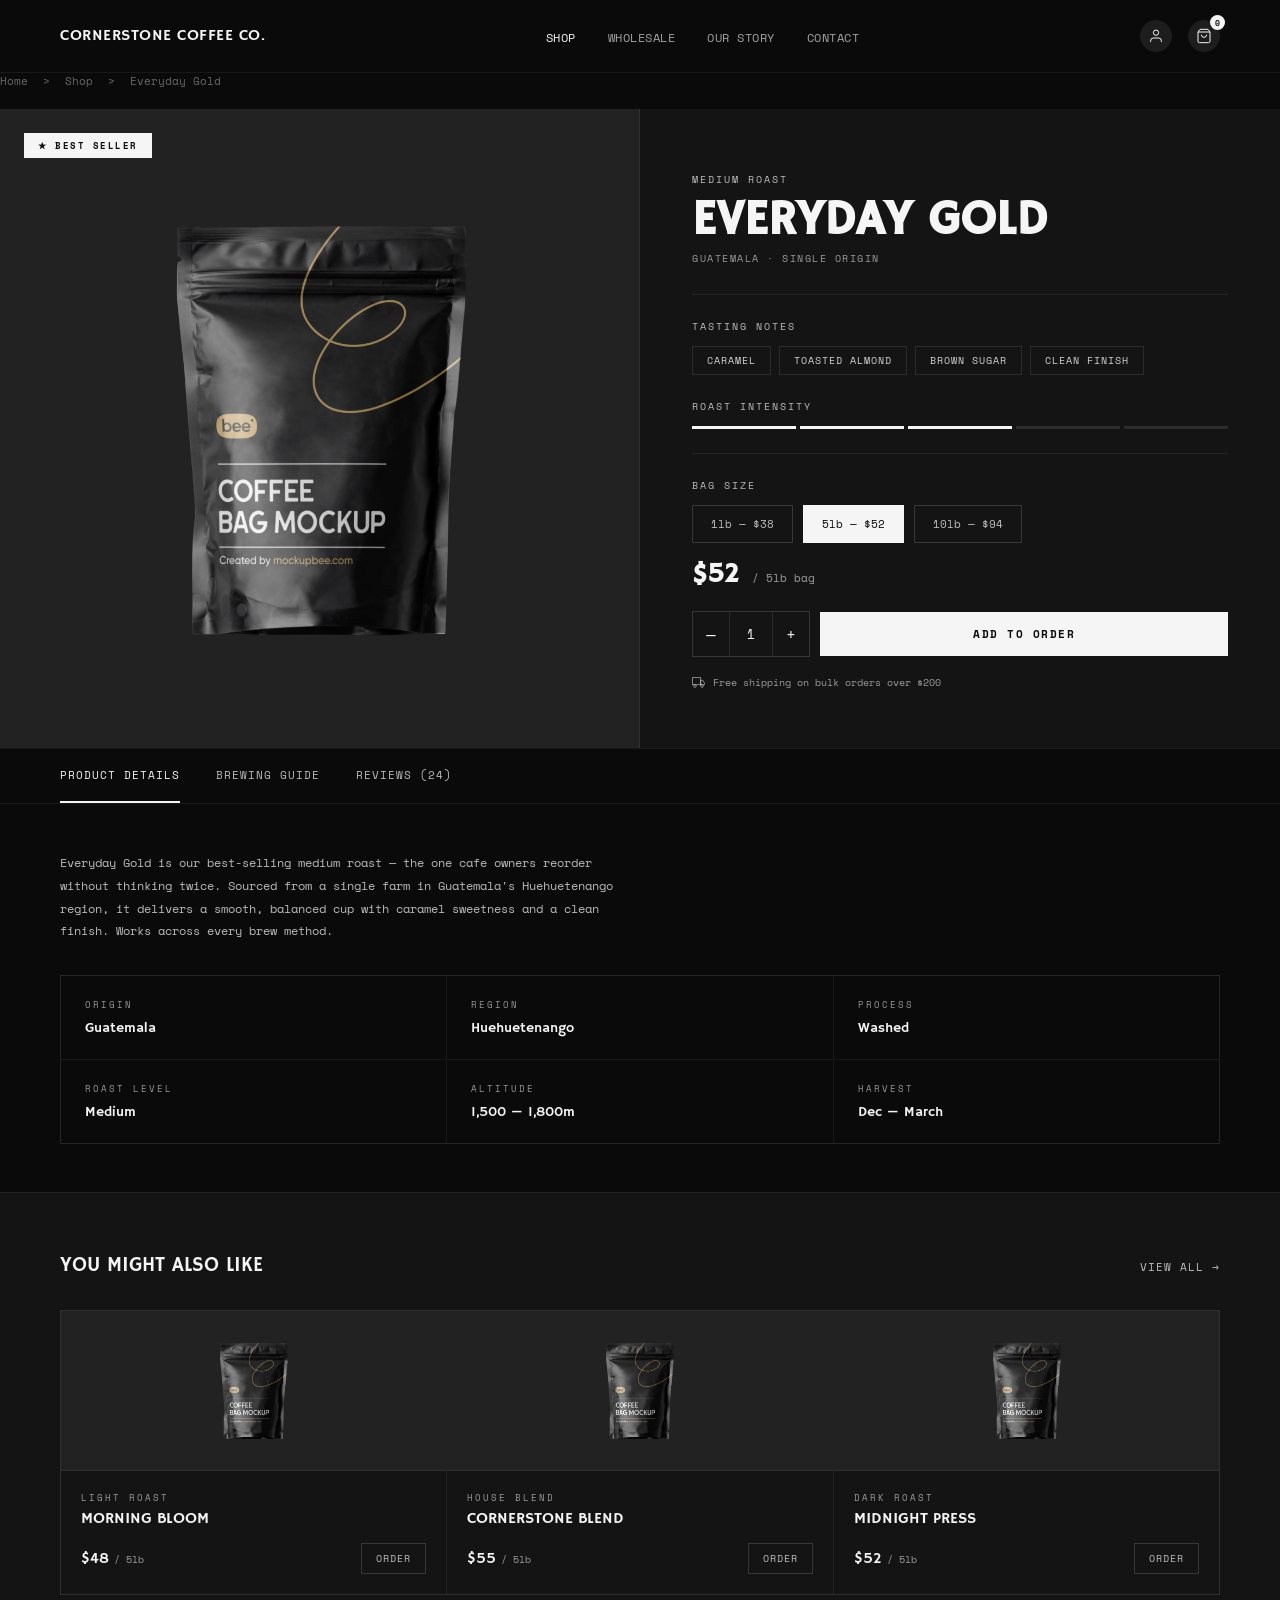
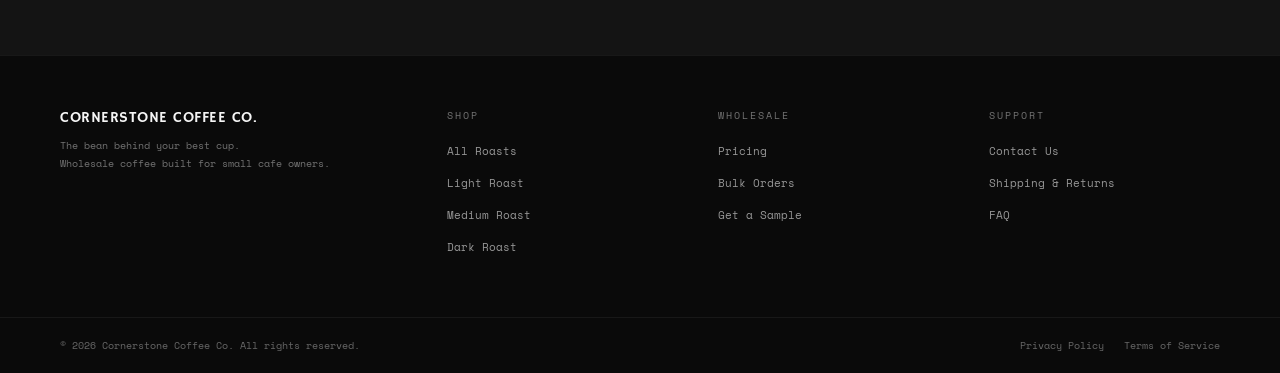
<file: product-everyday-gold.html>
<!DOCTYPE html>
<html lang="en">

<head>
  <meta charset="UTF-8" />
  <meta name="viewport" content="width=device-width, initial-scale=1.0" />
  <title>Everyday Gold &mdash; Cornerstone Coffee Co.</title>
  <link
    href="https://fonts.googleapis.com/css2?family=Hammersmith+One&family=Space+Mono:ital,wght@0,400;0,700;1,400&display=swap"
    rel="stylesheet" />
  <link rel="stylesheet" href="styles.css" />
  <style>
    .btn-primary {
      background: var(--white);
      color: var(--black);
      border: none;
      font-family: 'Space Mono', monospace;
      font-size: 11px;
      font-weight: 700;
      letter-spacing: 1.5px;
      text-transform: uppercase;
      padding: 13px 28px;
      cursor: pointer;
      transition: background 0.2s;
      text-decoration: none;
      display: inline-block;
    }

    .btn-primary:hover {
      background: var(--white-dark);
    }

    /* BREADCRUMB */
    .product-main {
      display: grid;
      grid-template-columns: 1fr 1fr;
      min-height: 600px;
    }

    .product-gallery {
      background: var(--black-light);
      border-right: 1px solid rgba(255, 255, 255, 0.06);
      position: relative;
      min-height: 600px;
      display: flex;
      align-items: center;
      justify-content: center;
    }

    .product-info {
      box-sizing: border-box;
    }

    .product-gallery img {
      width: 100%;
      height: 100%;
      min-height: 600px;
      object-fit: contain;
      padding: 48px;
      box-sizing: border-box;
      display: block;
    }

    .photo-placeholder {
      position: absolute;
      inset: 0;
      display: flex;
      flex-direction: column;
      align-items: center;
      justify-content: center;
      gap: 10px;
    }

    .photo-placeholder .ph-icon {
      font-size: 64px;
      opacity: 0.08;
    }

    .photo-placeholder span {
      font-size: 10px;
      letter-spacing: 1px;
      text-transform: uppercase;
      color: rgba(245, 245, 245, 0.6);
    }

    .product-badge {
      position: absolute;
      top: 24px;
      left: 24px;
      z-index: 2;
      background: var(--white);
      color: var(--black);
      font-size: 9px;
      font-weight: 700;
      letter-spacing: 1.5px;
      text-transform: uppercase;
      padding: 6px 14px;
      font-family: 'Space Mono', monospace;
    }

    .product-info {
      padding: 52px 52px 48px;
      background: var(--black-mid);
      display: flex;
      flex-direction: column;
      justify-content: center;
    }

    .product-roast {
      font-size: 10px;
      letter-spacing: 2px;
      text-transform: uppercase;
      color: rgba(245, 245, 245, 0.75);
      margin-bottom: 10px;
    }

    .product-name {
      font-family: 'Hammersmith One', sans-serif;
      font-size: 48px;
      text-transform: uppercase;
      color: var(--white);
      line-height: 1;
      margin-bottom: 6px;
    }

    .product-origin {
      font-size: 10px;
      letter-spacing: 1.5px;
      text-transform: uppercase;
      color: rgba(245, 245, 245, 0.6);
      margin-bottom: 28px;
    }

    .divider {
      border: none;
      border-top: 1px solid rgba(255, 255, 255, 0.07);
      margin-bottom: 24px;
    }

    .info-label {
      font-size: 10px;
      letter-spacing: 2px;
      text-transform: uppercase;
      color: rgba(245, 245, 245, 0.75);
      margin-bottom: 12px;
    }

    .flavor-tags {
      display: flex;
      gap: 8px;
      flex-wrap: wrap;
      margin-bottom: 24px;
    }

    .flavor-tag {
      border: 1px solid rgba(255, 255, 255, 0.1);
      color: rgba(245, 245, 245, 0.85);
      font-size: 10px;
      letter-spacing: 1px;
      text-transform: uppercase;
      padding: 6px 14px;
    }

    .roast-bar {
      display: flex;
      gap: 4px;
      margin-bottom: 24px;
    }

    .roast-seg {
      height: 3px;
      flex: 1;
      background: rgba(255, 255, 255, 0.1);
    }

    .roast-seg.on {
      background: var(--white);
    }

    .size-opts {
      display: flex;
      gap: 10px;
      margin-bottom: 16px;
    }

    .size-btn {
      background: transparent;
      border: 1px solid rgba(255, 255, 255, 0.15);
      color: rgba(245, 245, 245, 0.75);
      padding: 10px 18px;
      font-size: 11px;
      font-family: 'Space Mono', monospace;
      cursor: pointer;
      transition: all 0.2s;
    }

    .size-btn:hover {
      border-color: var(--white);
      color: var(--white);
    }

    .size-btn.active {
      background: var(--white);
      color: var(--black);
      border-color: var(--white);
    }

    .price-line {
      font-size: 11px;
      color: rgba(245, 245, 245, 0.6);
      margin-bottom: 20px;
    }

    .price-line strong {
      font-family: 'Hammersmith One', sans-serif;
      font-size: 26px;
      color: var(--white);
      margin-right: 6px;
    }

    .purchase-row {
      display: flex;
      gap: 10px;
      align-items: center;
      margin-bottom: 18px;
    }

    .qty-wrap {
      display: flex;
      border: 1px solid rgba(255, 255, 255, 0.15);
    }

    .qty-btn {
      background: transparent;
      border: none;
      color: var(--white);
      width: 36px;
      height: 44px;
      font-size: 16px;
      font-family: 'Space Mono', monospace;
      cursor: pointer;
      transition: background 0.2s;
    }

    .qty-btn:hover {
      background: rgba(255, 255, 255, 0.07);
    }

    .qty-num {
      width: 44px;
      height: 44px;
      display: flex;
      align-items: center;
      justify-content: center;
      font-size: 13px;
      border-left: 1px solid rgba(255, 255, 255, 0.1);
      border-right: 1px solid rgba(255, 255, 255, 0.1);
    }

    .btn-add {
      flex: 1;
      background: var(--white);
      color: var(--black);
      border: none;
      height: 44px;
      font-size: 11px;
      font-weight: 700;
      letter-spacing: 1.5px;
      text-transform: uppercase;
      font-family: 'Space Mono', monospace;
      cursor: pointer;
      transition: background 0.2s;
    }

    .btn-add:hover {
      background: var(--white-dark);
    }

    .shipping-note {
      font-size: 10px;
      color: rgba(245, 245, 245, 0.6);
      display: flex;
      align-items: center;
      gap: 8px;
    }

    .product-tabs {
      border-top: 1px solid rgba(255, 255, 255, 0.06);
    }

    .tabs-nav {
      display: flex;
      border-bottom: 1px solid rgba(255, 255, 255, 0.06);
      padding: 0 60px;
    }

    .tab-btn {
      background: transparent;
      border: none;
      border-bottom: 2px solid transparent;
      color: rgba(245, 245, 245, 0.75);
      padding: 18px 0;
      margin-right: 36px;
      font-size: 11px;
      letter-spacing: 1px;
      text-transform: uppercase;
      font-family: 'Space Mono', monospace;
      cursor: pointer;
      transition: all 0.2s;
    }

    .tab-btn:hover {
      color: var(--white);
    }

    .tab-btn.active {
      color: var(--white);
      border-bottom-color: var(--white);
    }

    .tab-panel {
      display: none;
      padding: 48px 60px;
    }

    .tab-panel.active {
      display: block;
    }

    .tab-panel p {
      font-size: 12px;
      line-height: 1.9;
      color: rgba(245, 245, 245, 0.75);
      max-width: 580px;
    }

    .detail-grid {
      display: grid;
      grid-template-columns: repeat(3, 1fr);
      gap: 1px;
      background: rgba(255, 255, 255, 0.06);
      border: 1px solid rgba(255, 255, 255, 0.06);
      margin-top: 32px;
    }

    .detail-item {
      background: var(--black);
      padding: 22px 24px;
    }

    .detail-label {
      font-size: 9px;
      letter-spacing: 2px;
      text-transform: uppercase;
      color: rgba(245, 245, 245, 0.6);
      margin-bottom: 8px;
    }

    .detail-value {
      font-family: 'Hammersmith One', sans-serif;
      font-size: 14px;
      color: var(--white);
    }

    .related-section {
      padding: 60px 60px;
      border-top: 1px solid rgba(255, 255, 255, 0.06);
      background: var(--black-mid);
    }

    .related-header {
      display: flex;
      justify-content: space-between;
      align-items: baseline;
      margin-bottom: 32px;
    }

    .related-title {
      font-family: 'Hammersmith One', sans-serif;
      font-size: 20px;
      text-transform: uppercase;
      color: var(--white);
    }

    .related-link {
      font-size: 11px;
      color: rgba(245, 245, 245, 0.75);
      text-decoration: none;
      letter-spacing: 1px;
      text-transform: uppercase;
    }

    .related-link:hover {
      color: var(--white);
    }

    .related-grid {
      display: grid;
      grid-template-columns: repeat(3, 1fr);
      gap: 1px;
      background: rgba(255, 255, 255, 0.06);
      border: 1px solid rgba(255, 255, 255, 0.06);
    }

    .related-card {
      background: var(--black-mid);
      cursor: pointer;
      transition: background 0.2s;
    }

    .related-card:hover {
      background: var(--black-light);
    }

    .related-card-img {
      height: 160px;
      border-bottom: 1px solid rgba(255, 255, 255, 0.06);
      overflow: hidden;
      background: var(--black-light);
    }

    .related-card-img img {
      width: 100%;
      height: 100%;
      object-fit: contain;
      padding: 16px;
      box-sizing: border-box;
      display: block;
    }

    .rc-blend {
      background: #121212;
    }

    .related-body {
      padding: 20px;
    }

    .related-roast {
      font-size: 9px;
      letter-spacing: 2px;
      text-transform: uppercase;
      color: rgba(245, 245, 245, 0.6);
      margin-bottom: 5px;
    }

    .related-name {
      font-family: 'Hammersmith One', sans-serif;
      font-size: 16px;
      text-transform: uppercase;
      color: var(--white);
      margin-bottom: 14px;
    }

    .related-footer {
      display: flex;
      justify-content: space-between;
      align-items: center;
    }

    .related-price {
      font-family: 'Hammersmith One', sans-serif;
      font-size: 15px;
      color: var(--white);
    }

    .related-price span {
      font-family: 'Space Mono', monospace;
      font-size: 10px;
      color: rgba(245, 245, 245, 0.6);
    }

    .btn-related {
      background: transparent;
      border: 1px solid rgba(255, 255, 255, 0.15);
      color: rgba(245, 245, 245, 0.75);
      padding: 7px 14px;
      font-size: 10px;
      letter-spacing: 1px;
      text-transform: uppercase;
      font-family: 'Space Mono', monospace;
      cursor: pointer;
      transition: all 0.2s;
    }

    .btn-related:hover {
      background: var(--white);
      color: var(--black);
      border-color: var(--white);
    }
  </style>
</head>

<body>

  <nav>
    <a href="index.html" class="nav-logo">Cornerstone Coffee Co.</a>
    <ul class="nav-links">
      <li><a href="shop.html" class="active">Shop</a></li>
      <li><a href="wholesale.html">Wholesale</a></li>
      <li><a href="our-story.html">Our Story</a></li>
      <li><a href="contact.html">Contact</a></li>
    </ul>
    <div class="nav-icons">
      <a href="auth.html" class="nav-icon-btn" id="nav-profile-btn">
        <svg width="16" height="16" fill="none" viewBox="0 0 24 24" stroke="#f5f5f5" stroke-width="1.5">
          <path d="M20 21v-2a4 4 0 0 0-4-4H8a4 4 0 0 0-4 4v2" />
          <circle cx="12" cy="7" r="4" />
        </svg>
      </a>
      <a href="cart.html" class="nav-icon-btn">
        <svg width="16" height="16" fill="none" viewBox="0 0 24 24" stroke="#f5f5f5" stroke-width="1.5">
          <path d="M6 2L3 6v14a2 2 0 0 0 2 2h14a2 2 0 0 0 2-2V6l-3-4z" />
          <line x1="3" y1="6" x2="21" y2="6" />
          <path d="M16 10a4 4 0 0 1-8 0" />
        </svg>
        <div class="cart-count" id="cart-count">0</div>
      </a>
    </div>
  </nav>

  <div class="breadcrumb">
    <a href="index.html">Home</a>
    <span>></span>
    <a href="shop.html">Shop</a>
    <span>></span>
    Everyday Gold
  </div>

  <div class="product-main">

    <div class="product-gallery">
      <div class="product-badge">★ Best Seller</div>
      <img src="images/coffee-mockup.png" alt="Coffee Bag">
    </div>

    <div class="product-info">
      <div class="product-roast">Medium Roast</div>
      <h1 class="product-name">Everyday Gold</h1>
      <div class="product-origin">Guatemala · Single Origin</div>

      <hr class="divider">

      <div class="info-label">Tasting Notes</div>
      <div class="flavor-tags">
        <div class="flavor-tag">Caramel</div>
        <div class="flavor-tag">Toasted Almond</div>
        <div class="flavor-tag">Brown Sugar</div>
        <div class="flavor-tag">Clean Finish</div>
      </div>

      <div class="info-label">Roast Intensity</div>
      <div class="roast-bar">
        <div class="roast-seg on"></div>
        <div class="roast-seg on"></div>
        <div class="roast-seg on"></div>
        <div class="roast-seg"></div>
        <div class="roast-seg"></div>
      </div>

      <hr class="divider">

      <div class="info-label">Bag Size</div>
      <div class="size-opts">
        <button class="size-btn" onclick="selectSize(this, 38, '1lb')">1lb — $38</button>
        <button class="size-btn active" onclick="selectSize(this, 52, '5lb')">5lb — $52</button>
        <button class="size-btn" onclick="selectSize(this, 94, '10lb')">10lb — $94</button>
      </div>

      <div class="price-line">
        <strong id="price-display">$52</strong>
        <span id="size-display">/ 5lb bag</span>
      </div>

      <div class="purchase-row">
        <div class="qty-wrap">
          <button class="qty-btn" onclick="changeQty(-1)">&mdash;</button>
          <div class="qty-num" id="qty-num">1</div>
          <button class="qty-btn" onclick="changeQty(1)">+</button>
        </div>
        <button class="btn-add" id="add-btn" onclick="addToCart()">Add to Order</button>
      </div>

      <div class="shipping-note">
        <svg width="13" height="13" fill="none" viewBox="0 0 24 24" stroke="currentColor" stroke-width="1.5">
          <rect x="1" y="3" width="15" height="13" />
          <path d="M16 8h4l3 5v3h-7V8z" />
          <circle cx="5.5" cy="18.5" r="2.5" />
          <circle cx="18.5" cy="18.5" r="2.5" />
        </svg>
        Free shipping on bulk orders over $200
      </div>
    </div>
  </div>

  <div class="product-tabs">
    <div class="tabs-nav">
      <button class="tab-btn active" onclick="switchTab('details', this)">Product Details</button>
      <button class="tab-btn" onclick="switchTab('brewing', this)">Brewing Guide</button>
      <button class="tab-btn" onclick="switchTab('reviews', this)">Reviews (24)</button>
    </div>

    <div class="tab-panel active" id="tab-details">
      <p>Everyday Gold is our best-selling medium roast — the one cafe owners reorder without thinking twice. Sourced
        from a single farm in Guatemala's Huehuetenango region, it delivers a smooth, balanced cup with caramel
        sweetness and a clean finish. Works across every brew method.</p>
      <div class="detail-grid">
        <div class="detail-item">
          <div class="detail-label">Origin</div>
          <div class="detail-value">Guatemala</div>
        </div>
        <div class="detail-item">
          <div class="detail-label">Region</div>
          <div class="detail-value">Huehuetenango</div>
        </div>
        <div class="detail-item">
          <div class="detail-label">Process</div>
          <div class="detail-value">Washed</div>
        </div>
        <div class="detail-item">
          <div class="detail-label">Roast Level</div>
          <div class="detail-value">Medium</div>
        </div>
        <div class="detail-item">
          <div class="detail-label">Altitude</div>
          <div class="detail-value">1,500 &mdash; 1,800m</div>
        </div>
        <div class="detail-item">
          <div class="detail-label">Harvest</div>
          <div class="detail-value">Dec &mdash; March</div>
        </div>
      </div>
    </div>

    <div class="tab-panel" id="tab-brewing">
      <p>Everyday Gold works across drip, pour-over, espresso, and batch brew. For espresso use a medium-fine grind at
        1:2.2. For drip, use 1g per 15ml at 92&mdash;94°C. Avoid super-fine grinds — can make it bitter.</p>
      <div class="detail-grid">
        <div class="detail-item">
          <div class="detail-label">Best For</div>
          <div class="detail-value">Drip · Pour Over</div>
        </div>
        <div class="detail-item">
          <div class="detail-label">Grind</div>
          <div class="detail-value">Medium</div>
        </div>
        <div class="detail-item">
          <div class="detail-label">Water Temp</div>
          <div class="detail-value">92 &mdash; 94°C</div>
        </div>
        <div class="detail-item">
          <div class="detail-label">Ratio</div>
          <div class="detail-value">1g : 15ml</div>
        </div>
        <div class="detail-item">
          <div class="detail-label">Brew Time</div>
          <div class="detail-value">3 &mdash; 4 min</div>
        </div>
        <div class="detail-item">
          <div class="detail-label">Espresso</div>
          <div class="detail-value">1 : 2.2</div>
        </div>
      </div>
    </div>

    <div class="tab-panel" id="tab-reviews">
      <p
        style="color:rgba(245,245,245,0.6);font-size:10px;letter-spacing:1px;text-transform:uppercase;margin-bottom:28px;">
        4.9 average · 24 reviews</p>
      <p>"My regulars noticed the difference in the first week." — <strong style="color:var(--white)">Tyler K., Press
          &amp; Pour Co.</strong></p><br>
      <p>"Consistent roast every single order. That's all I need." — <strong style="color:var(--white)">Jamie M.,
          Maplewood Cafe</strong></p><br>
      <p>"Best medium roast at this price point. Reordering every month." — <strong style="color:var(--white)">Sofia R.,
          Rosewood Roasters</strong></p>
    </div>
  </div>

  <div class="related-section">
    <div class="related-header">
      <div class="related-title">You Might Also Like</div>
      <a href="shop.html" class="related-link">View All →</a>
    </div>
    <div class="related-grid">
      <div class="related-card">
        <div class="related-card-img"><img src="images/coffee-mockup.png" alt="Coffee Bag"></div>
        <div class="related-body">
          <div class="related-roast">Light Roast</div>
          <div class="related-name">Morning Bloom</div>
          <div class="related-footer">
            <div class="related-price">$48 <span>/ 5lb</span></div>
            <button class="btn-related">Order</button>
          </div>
        </div>
      </div>
      <div class="related-card">
        <div class="related-card-img"><img src="images/coffee-mockup.png" alt="Coffee Bag"></div>
        <div class="related-body">
          <div class="related-roast">House Blend</div>
          <div class="related-name">Cornerstone Blend</div>
          <div class="related-footer">
            <div class="related-price">$55 <span>/ 5lb</span></div>
            <button class="btn-related">Order</button>
          </div>
        </div>
      </div>
      <div class="related-card">
        <div class="related-card-img"><img src="images/coffee-mockup.png" alt="Coffee Bag"></div>
        <div class="related-body">
          <div class="related-roast">Dark Roast</div>
          <div class="related-name">Midnight Press</div>
          <div class="related-footer">
            <div class="related-price">$52 <span>/ 5lb</span></div>
            <button class="btn-related">Order</button>
          </div>
        </div>
      </div>
    </div>
  </div>

  <footer class="footer">
    <div class="footer-top">
      <div>
        <div class="footer-brand">Cornerstone Coffee Co.</div>
        <p class="footer-tagline">The bean behind your best cup.<br>Wholesale coffee built for small cafe owners.</p>
      </div>
      <div class="footer-col">
        <div class="footer-col-title">Shop</div>
        <ul>
          <li><a href="shop.html">All Roasts</a></li>
          <li><a href="shop.html">Light Roast</a></li>
          <li><a href="shop.html">Medium Roast</a></li>
          <li><a href="shop.html">Dark Roast</a></li>
        </ul>
      </div>
      <div class="footer-col">
        <div class="footer-col-title">Wholesale</div>
        <ul>
          <li><a href="wholesale.html">Pricing</a></li>
          <li><a href="wholesale.html">Bulk Orders</a></li>
          <li><a href="wholesale.html">Get a Sample</a></li>
        </ul>
      </div>
      <div class="footer-col">
        <div class="footer-col-title">Support</div>
        <ul>
          <li><a href="contact.html">Contact Us</a></li>
          <li><a href="wholesale.html">Shipping &amp; Returns</a></li>
          <li><a href="contact.html">FAQ</a></li>
        </ul>
      </div>
    </div>
    <div class="footer-bottom">
      <span class="footer-copy">© 2026 Cornerstone Coffee Co. All rights reserved.</span>
      <div class="footer-legal"><a href="#">Privacy Policy</a><a href="#">Terms of Service</a></div>
    </div>
  </footer>

  <script>
    var qty = 1;
    var currentPrice = 52;
    var currentSize = '5lb';

    function changeQty(dir) {
      qty = Math.max(1, qty + dir);
      document.getElementById('qty-num').textContent = qty;
    }

    function selectSize(btn, price, size) {
      // remove active from all size buttons
      var sizeBtns = document.getElementsByClassName('size-btn');
      for (var i = 0; i < sizeBtns.length; i++) {
        sizeBtns[i].classList.remove('active');
      }
      btn.classList.add('active');
      currentPrice = price;
      currentSize = size;
      document.getElementById('price-display').textContent = '$' + price;
      document.getElementById('size-display').textContent = '/ ' + size + ' bag';
    }

    // tab switcher - kind of repetitive but it works
    function switchTab(id, btn) {
      // hide all panels
      document.getElementById('tab-details').classList.remove('active');
      document.getElementById('tab-brewing').classList.remove('active');
      document.getElementById('tab-reviews').classList.remove('active');

      // remove active from buttons
      var tabBtns = document.getElementsByClassName('tab-btn');
      for (var i = 0; i < tabBtns.length; i++) {
        tabBtns[i].classList.remove('active');
      }

      // show the one we want
      document.getElementById('tab-' + id).classList.add('active');
      btn.classList.add('active');
    }

    // add to cart — saves to localStorage so cart.html can read it
    function addToCart() {
      var btn = document.getElementById('add-btn');
      var countEl = document.getElementById('cart-count');

      // build cart item
      var cartItem = {
        name: 'Everyday Gold',
        roast: 'Medium Roast',
        origin: 'Guatemala',
        size: currentSize,
        price: currentPrice,
        qty: qty
      };

      // load existing cart, check if same product+size already in cart
      var cart = JSON.parse(localStorage.getItem('cc_cart') || '[]');
      var existing = cart.findIndex(function (i) { return i.name === cartItem.name && i.size === cartItem.size; });
      if (existing !== -1) {
        cart[existing].qty += qty;
      } else {
        cart.push(cartItem);
      }
      localStorage.setItem('cc_cart', JSON.stringify(cart));

      // update nav count
      var totalQty = cart.reduce(function (sum, i) { return sum + i.qty; }, 0);
      countEl.textContent = totalQty;

      // button feedback
      btn.textContent = 'Added';
      btn.style.background = '#333';
      btn.style.color = '#f5f5f5';
      setTimeout(function () {
        btn.textContent = 'Add to Order';
        btn.style.background = '';
        btn.style.color = '';
      }, 2000);
    }

    // update nav cart count on page load
    var _cart = JSON.parse(localStorage.getItem('cc_cart') || '[]');
    var _qty = _cart.reduce(function (sum, i) { return sum + i.qty; }, 0);
    document.getElementById('cart-count').textContent = _qty;
  </script>
  <script>
    (function () {
      var cart = JSON.parse(localStorage.getItem('cc_cart') || '[]');
      var qty = cart.reduce(function (s, i) { return s + i.qty; }, 0);
      var el = document.getElementById('cart-count');
      if (el) el.textContent = qty;
      if (localStorage.getItem('cc_user')) {
        var btn = document.getElementById('nav-profile-btn');
        if (btn) btn.href = 'profile.html';
      }
    })();
  </script>

  <!-- secret admin access — 5 clicks on footer logo -->
  <script>
    (function () {
      var clicks = 0;
      var timer = null;
      document.addEventListener('click', function (e) {
        var el = e.target;
        // check if clicked element or its parent is the footer-brand
        while (el && el !== document.body) {
          if (el.classList && el.classList.contains('footer-brand')) {
            clicks++;
            clearTimeout(timer);
            timer = setTimeout(function () { clicks = 0; }, 3000);
            if (clicks >= 5) {
              clicks = 0;
              window.location.href = 'admin.html';
            }
            break;
          }
          el = el.parentElement;
        }
      });
    })();
  </script>
</body>

</html>
</file>
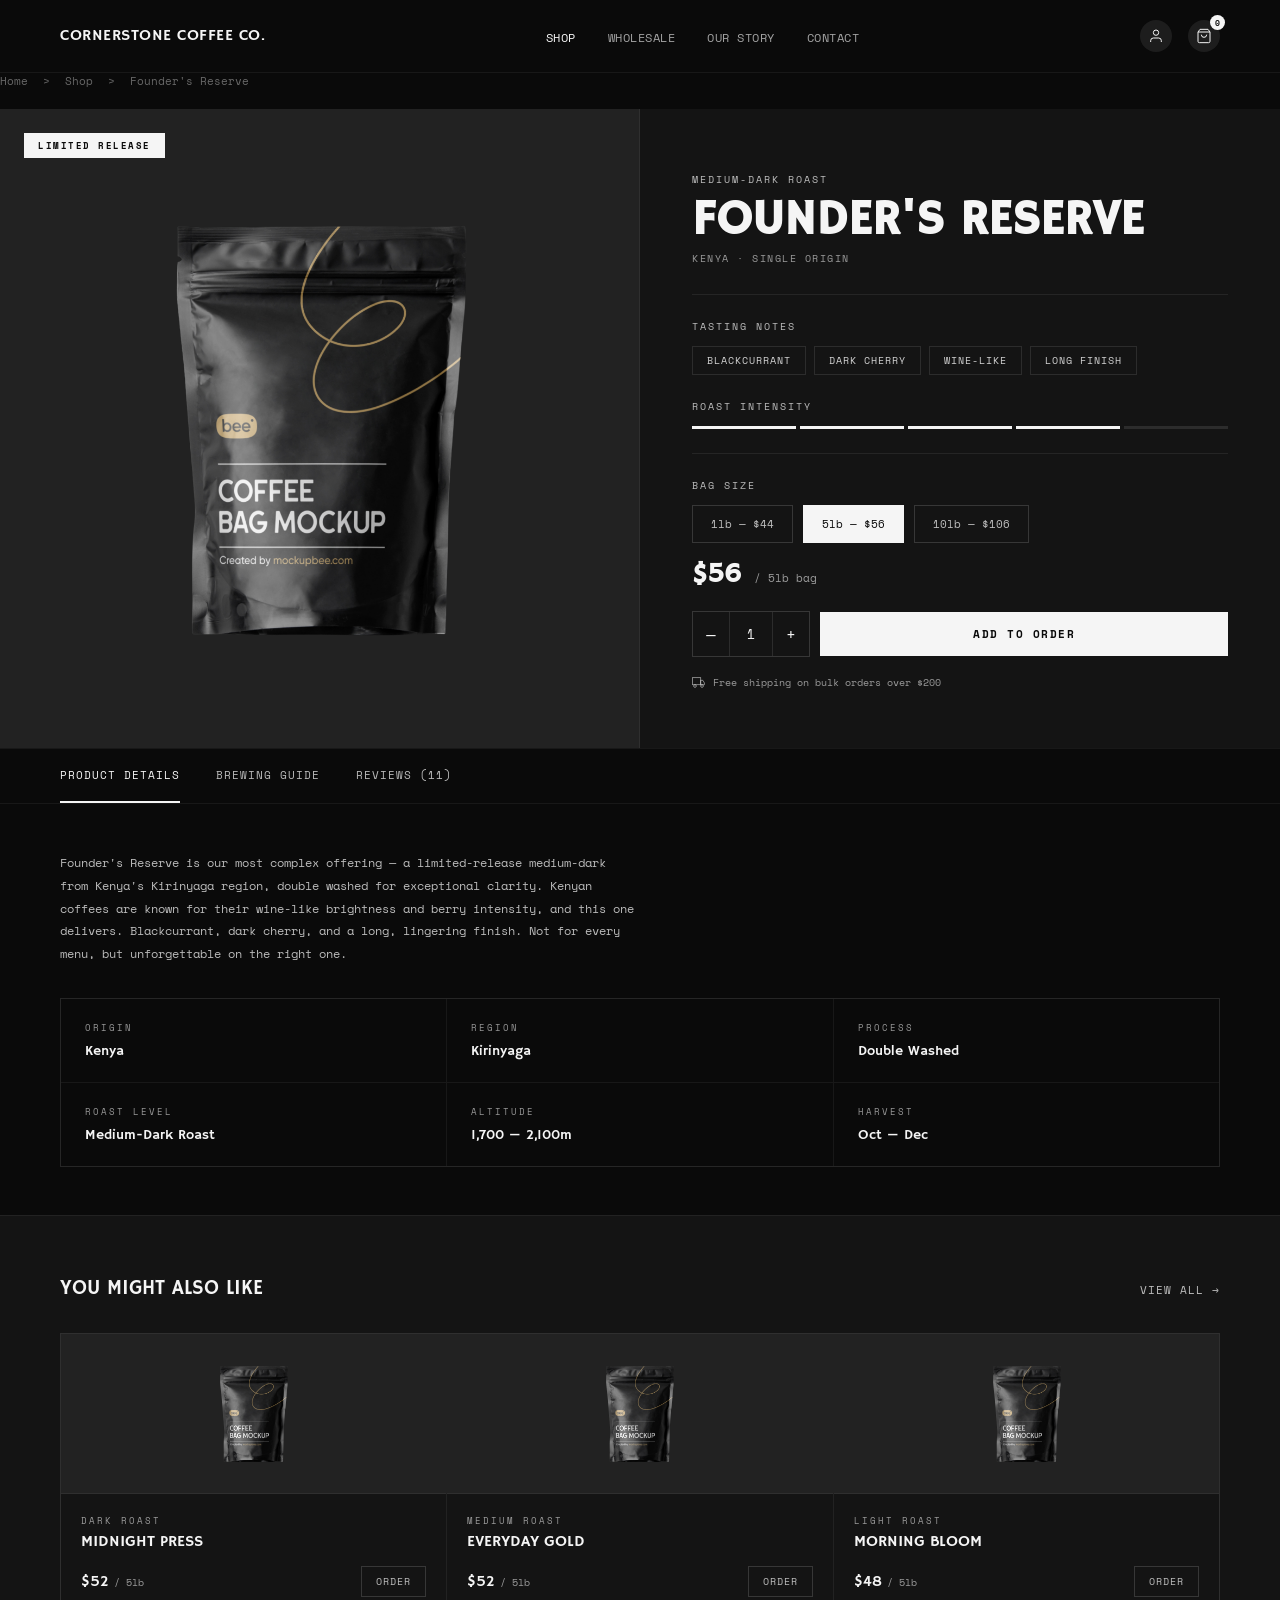
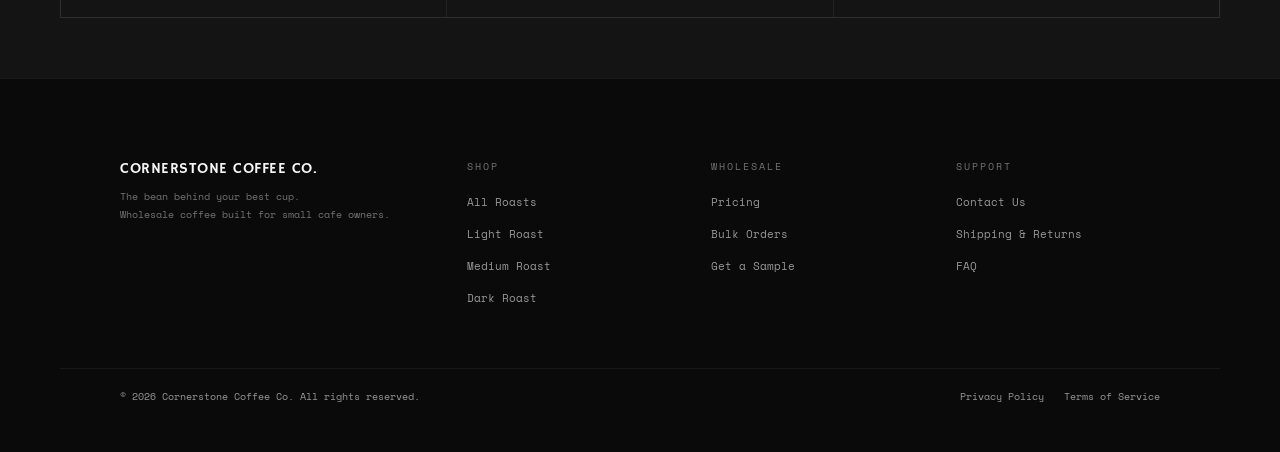
<file: product-founders-reserve.html>
<!DOCTYPE html>
<html lang="en">

<head>
  <meta charset="UTF-8" />
  <meta name="viewport" content="width=device-width, initial-scale=1.0" />
  <title>Founder's Reserve &mdash; Cornerstone Coffee Co.</title>
  <link
    href="https://fonts.googleapis.com/css2?family=Hammersmith+One&family=Space+Mono:ital,wght@0,400;0,700;1,400&display=swap"
    rel="stylesheet" />
  <link rel="stylesheet" href="styles.css" />
  <style>
    .btn-primary {
      background: var(--white);
      color: var(--black);
      border: none;
      font-family: 'Space Mono', monospace;
      font-size: 11px;
      font-weight: 700;
      letter-spacing: 1.5px;
      text-transform: uppercase;
      padding: 13px 28px;
      cursor: pointer;
      transition: background 0.2s;
      text-decoration: none;
      display: inline-block;
    }

    .btn-primary:hover {
      background: var(--white-dark);
    }

    .product-main {
      display: grid;
      grid-template-columns: 1fr 1fr;
      min-height: 600px;
    }

    .product-gallery {
      background: var(--black-light);
      border-right: 1px solid rgba(255, 255, 255, 0.06);
      position: relative;
      min-height: 600px;
      display: flex;
      align-items: center;
      justify-content: center;
    }

    .product-info {
      box-sizing: border-box;
    }

    .photo-placeholder {
      position: absolute;
      inset: 0;
      display: flex;
      flex-direction: column;
      align-items: center;
      justify-content: center;
      gap: 10px;
    }

    .photo-placeholder .ph-icon {
      font-size: 64px;
      opacity: 0.08;
    }

    .photo-placeholder span {
      font-size: 10px;
      letter-spacing: 1px;
      text-transform: uppercase;
      color: rgba(245, 245, 245, 0.6);
    }

    .product-gallery img {
      width: 100%;
      height: 100%;
      min-height: 600px;
      object-fit: contain;
      padding: 48px;
      box-sizing: border-box;
      display: block;
    }

    .product-badge {
      position: absolute;
      top: 24px;
      left: 24px;
      z-index: 2;
      background: var(--white);
      color: var(--black);
      font-size: 9px;
      font-weight: 700;
      letter-spacing: 1.5px;
      text-transform: uppercase;
      padding: 6px 14px;
      font-family: 'Space Mono', monospace;
    }

    .product-info {
      padding: 52px 52px 48px;
      background: var(--black-mid);
      display: flex;
      flex-direction: column;
      justify-content: center;
    }

    .product-roast {
      font-size: 10px;
      letter-spacing: 2px;
      text-transform: uppercase;
      color: rgba(245, 245, 245, 0.75);
      margin-bottom: 10px;
    }

    .product-name {
      font-family: 'Hammersmith One', sans-serif;
      font-size: 48px;
      text-transform: uppercase;
      color: var(--white);
      line-height: 1;
      margin-bottom: 6px;
    }

    .product-origin {
      font-size: 10px;
      letter-spacing: 1.5px;
      text-transform: uppercase;
      color: rgba(245, 245, 245, 0.6);
      margin-bottom: 28px;
    }

    .divider {
      border: none;
      border-top: 1px solid rgba(255, 255, 255, 0.07);
      margin-bottom: 24px;
    }

    .info-label {
      font-size: 10px;
      letter-spacing: 2px;
      text-transform: uppercase;
      color: rgba(245, 245, 245, 0.75);
      margin-bottom: 12px;
    }

    .flavor-tags {
      display: flex;
      gap: 8px;
      flex-wrap: wrap;
      margin-bottom: 24px;
    }

    .flavor-tag {
      border: 1px solid rgba(255, 255, 255, 0.1);
      color: rgba(245, 245, 245, 0.85);
      font-size: 10px;
      letter-spacing: 1px;
      text-transform: uppercase;
      padding: 6px 14px;
    }

    .roast-bar {
      display: flex;
      gap: 4px;
      margin-bottom: 24px;
    }

    .roast-seg {
      height: 3px;
      flex: 1;
      background: rgba(255, 255, 255, 0.1);
    }

    .roast-seg.on {
      background: var(--white);
    }

    .size-opts {
      display: flex;
      gap: 10px;
      margin-bottom: 16px;
    }

    .size-btn {
      background: transparent;
      border: 1px solid rgba(255, 255, 255, 0.15);
      color: rgba(245, 245, 245, 0.75);
      padding: 10px 18px;
      font-size: 11px;
      font-family: 'Space Mono', monospace;
      cursor: pointer;
      transition: all 0.2s;
    }

    .size-btn:hover {
      border-color: var(--white);
      color: var(--white);
    }

    .size-btn.active {
      background: var(--white);
      color: var(--black);
      border-color: var(--white);
    }

    .price-line {
      font-size: 11px;
      color: rgba(245, 245, 245, 0.6);
      margin-bottom: 20px;
    }

    .price-line strong {
      font-family: 'Hammersmith One', sans-serif;
      font-size: 26px;
      color: var(--white);
      margin-right: 6px;
    }

    .purchase-row {
      display: flex;
      gap: 10px;
      align-items: center;
      margin-bottom: 18px;
    }

    .qty-wrap {
      display: flex;
      border: 1px solid rgba(255, 255, 255, 0.15);
    }

    .qty-btn {
      background: transparent;
      border: none;
      color: var(--white);
      width: 36px;
      height: 44px;
      font-size: 16px;
      font-family: 'Space Mono', monospace;
      cursor: pointer;
      transition: background 0.2s;
    }

    .qty-btn:hover {
      background: rgba(255, 255, 255, 0.07);
    }

    .qty-num {
      width: 44px;
      height: 44px;
      display: flex;
      align-items: center;
      justify-content: center;
      font-size: 13px;
      border-left: 1px solid rgba(255, 255, 255, 0.1);
      border-right: 1px solid rgba(255, 255, 255, 0.1);
    }

    .btn-add {
      flex: 1;
      background: var(--white);
      color: var(--black);
      border: none;
      height: 44px;
      font-size: 11px;
      font-weight: 700;
      letter-spacing: 1.5px;
      text-transform: uppercase;
      font-family: 'Space Mono', monospace;
      cursor: pointer;
      transition: background 0.2s;
    }

    .btn-add:hover {
      background: var(--white-dark);
    }

    .shipping-note {
      font-size: 10px;
      color: rgba(245, 245, 245, 0.6);
      display: flex;
      align-items: center;
      gap: 8px;
    }

    .product-tabs {
      border-top: 1px solid rgba(255, 255, 255, 0.06);
    }

    .tabs-nav {
      display: flex;
      border-bottom: 1px solid rgba(255, 255, 255, 0.06);
      padding: 0 60px;
    }

    .tab-btn {
      background: transparent;
      border: none;
      border-bottom: 2px solid transparent;
      color: rgba(245, 245, 245, 0.75);
      padding: 18px 0;
      margin-right: 36px;
      font-size: 11px;
      letter-spacing: 1px;
      text-transform: uppercase;
      font-family: 'Space Mono', monospace;
      cursor: pointer;
      transition: all 0.2s;
    }

    .tab-btn:hover {
      color: var(--white);
    }

    .tab-btn.active {
      color: var(--white);
      border-bottom-color: var(--white);
    }

    .tab-panel {
      display: none;
      padding: 48px 60px;
    }

    .tab-panel p {
      font-size: 12px;
      line-height: 1.9;
      color: rgba(245, 245, 245, 0.75);
      max-width: 580px;
    }

    .detail-grid {
      display: grid;
      grid-template-columns: repeat(3, 1fr);
      gap: 1px;
      background: rgba(255, 255, 255, 0.06);
      border: 1px solid rgba(255, 255, 255, 0.06);
      margin-top: 32px;
    }

    .detail-item {
      background: var(--black);
      padding: 22px 24px;
    }

    .detail-label {
      font-size: 9px;
      letter-spacing: 2px;
      text-transform: uppercase;
      color: rgba(245, 245, 245, 0.6);
      margin-bottom: 8px;
    }

    .detail-value {
      font-family: 'Hammersmith One', sans-serif;
      font-size: 14px;
      color: var(--white);
    }

    .related-section {
      padding: 60px 60px;
      border-top: 1px solid rgba(255, 255, 255, 0.06);
      background: var(--black-mid);
    }

    .related-header {
      display: flex;
      justify-content: space-between;
      align-items: baseline;
      margin-bottom: 32px;
    }

    .related-title {
      font-family: 'Hammersmith One', sans-serif;
      font-size: 20px;
      text-transform: uppercase;
      color: var(--white);
    }

    .related-link {
      font-size: 11px;
      color: rgba(245, 245, 245, 0.75);
      text-decoration: none;
      letter-spacing: 1px;
      text-transform: uppercase;
    }

    .related-link:hover {
      color: var(--white);
    }

    .related-grid {
      display: grid;
      grid-template-columns: repeat(3, 1fr);
      gap: 1px;
      background: rgba(255, 255, 255, 0.06);
      border: 1px solid rgba(255, 255, 255, 0.06);
    }

    .related-card {
      background: var(--black-mid);
      cursor: pointer;
      transition: background 0.2s;
    }

    .related-card:hover {
      background: var(--black-light);
    }

    .related-card-img {
      height: 160px;
      border-bottom: 1px solid rgba(255, 255, 255, 0.06);
      overflow: hidden;
      background: var(--black-light);
    }

    .related-card-img img {
      width: 100%;
      height: 100%;
      object-fit: contain;
      padding: 16px;
      box-sizing: border-box;
      display: block;
    }

    .rc-light {
      background: #181810;
    }

    .rc-medium {
      background: #141410;
    }

    .rc-dark {
      background: #0e0e0e;
    }

    .rc-blend {
      background: #121212;
    }

    .related-body {
      padding: 20px;
    }

    .related-roast {
      font-size: 9px;
      letter-spacing: 2px;
      text-transform: uppercase;
      color: rgba(245, 245, 245, 0.6);
      margin-bottom: 5px;
    }

    .related-name {
      font-family: 'Hammersmith One', sans-serif;
      font-size: 16px;
      text-transform: uppercase;
      color: var(--white);
      margin-bottom: 14px;
    }

    .related-footer {
      display: flex;
      justify-content: space-between;
      align-items: center;
    }

    .related-price {
      font-family: 'Hammersmith One', sans-serif;
      font-size: 15px;
      color: var(--white);
    }

    .related-price span {
      font-family: 'Space Mono', monospace;
      font-size: 10px;
      color: rgba(245, 245, 245, 0.6);
    }

    .btn-related {
      background: transparent;
      border: 1px solid rgba(255, 255, 255, 0.15);
      color: rgba(245, 245, 245, 0.75);
      padding: 7px 14px;
      font-size: 10px;
      letter-spacing: 1px;
      text-transform: uppercase;
      font-family: 'Space Mono', monospace;
      cursor: pointer;
      transition: all 0.2s;
    }

    .btn-related:hover {
      background: var(--white);
      color: var(--black);
      border-color: var(--white);
    }

    footer {
      background: var(--black);
      border-top: 1px solid rgba(255, 255, 255, 0.06);
      padding: 28px 60px;
    }

    .footer-row {
      display: flex;
      justify-content: space-between;
      align-items: center;
    }

    .footer-logo {
      font-family: 'Hammersmith One', sans-serif;
      font-size: 13px;
      color: var(--white);
      text-transform: uppercase;
      letter-spacing: 0.5px;
    }

    .footer-copy {
      font-size: 10px;
      color: rgba(245, 245, 245, 0.6);
    }

    .footer-legal {
      display: flex;
      gap: 20px;
    }

    .footer-legal a {
      font-size: 10px;
      color: rgba(245, 245, 245, 0.6);
      text-decoration: none;
    }

    .footer-legal a:hover {
      color: rgba(245, 245, 245, 0.85);
    }

    .tab-panel.active {
      display: block;
    }
  </style>
</head>

<body>

  <nav>
    <a href="index.html" class="nav-logo">Cornerstone Coffee Co.</a>
    <ul class="nav-links">
      <li><a href="shop.html" class="active">Shop</a></li>
      <li><a href="wholesale.html">Wholesale</a></li>
      <li><a href="our-story.html">Our Story</a></li>
      <li><a href="contact.html">Contact</a></li>
    </ul>
    <div class="nav-icons">
      <a href="auth.html" class="nav-icon-btn" id="nav-profile-btn">
        <svg width="16" height="16" fill="none" viewBox="0 0 24 24" stroke="#f5f5f5" stroke-width="1.5">
          <path d="M20 21v-2a4 4 0 0 0-4-4H8a4 4 0 0 0-4 4v2" />
          <circle cx="12" cy="7" r="4" />
        </svg>
      </a>
      <a href="cart.html" class="nav-icon-btn">
        <svg width="16" height="16" fill="none" viewBox="0 0 24 24" stroke="#f5f5f5" stroke-width="1.5">
          <path d="M6 2L3 6v14a2 2 0 0 0 2 2h14a2 2 0 0 0 2-2V6l-3-4z" />
          <line x1="3" y1="6" x2="21" y2="6" />
          <path d="M16 10a4 4 0 0 1-8 0" />
        </svg>
        <div class="cart-count" id="cart-count">0</div>
      </a>
    </div>
  </nav>

  <div class="breadcrumb">
    <a href="index.html">Home</a>
    <span>></span>
    <a href="shop.html">Shop</a>
    <span>></span>
    Founder's Reserve
  </div>

  <div class="product-main">
    <div class="product-gallery">
      <div class="product-badge">Limited Release</div>
      <img src="images/coffee-mockup.png" alt="Coffee Bag">
    </div>

    <div class="product-info">
      <div class="product-roast">Medium-Dark Roast</div>
      <h1 class="product-name">Founder's Reserve</h1>
      <div class="product-origin">Kenya · Single Origin</div>
      <hr class="divider">
      <div class="info-label">Tasting Notes</div>
      <div class="flavor-tags">
        <div class="flavor-tag">Blackcurrant</div>
        <div class="flavor-tag">Dark Cherry</div>
        <div class="flavor-tag">Wine-Like</div>
        <div class="flavor-tag">Long Finish</div>
      </div>
      <div class="info-label">Roast Intensity</div>
      <div class="roast-bar">
        <div class="roast-seg on"></div>
        <div class="roast-seg on"></div>
        <div class="roast-seg on"></div>
        <div class="roast-seg on"></div>
        <div class="roast-seg"></div>
      </div>
      <hr class="divider">
      <div class="info-label">Bag Size</div>
      <div class="size-opts">
        <button class="size-btn" onclick="selectSize(this, 44, '1lb')">1lb — $44</button>
        <button class="size-btn active" onclick="selectSize(this, 56, '5lb')">5lb — $56</button>
        <button class="size-btn" onclick="selectSize(this, 106, '10lb')">10lb — $106</button>
      </div>
      <div class="price-line">
        <strong id="price-display">$56</strong>
        <span id="size-display">/ 5lb bag</span>
      </div>
      <div class="purchase-row">
        <div class="qty-wrap">
          <button class="qty-btn" onclick="changeQty(-1)">&mdash;</button>
          <div class="qty-num" id="qty-num">1</div>
          <button class="qty-btn" onclick="changeQty(1)">+</button>
        </div>
        <button class="btn-add" id="add-btn" onclick="addToCart()">Add to Order</button>
      </div>
      <div class="shipping-note">
        <svg width="13" height="13" fill="none" viewBox="0 0 24 24" stroke="currentColor" stroke-width="1.5">
          <rect x="1" y="3" width="15" height="13" />
          <path d="M16 8h4l3 5v3h-7V8z" />
          <circle cx="5.5" cy="18.5" r="2.5" />
          <circle cx="18.5" cy="18.5" r="2.5" />
        </svg>
        Free shipping on bulk orders over $200
      </div>
    </div>
  </div>

  <div class="product-tabs">
    <div class="tabs-nav">
      <button class="tab-btn active" onclick="switchTab('details', this)">Product Details</button>
      <button class="tab-btn" onclick="switchTab('brewing', this)">Brewing Guide</button>
      <button class="tab-btn" onclick="switchTab('reviews', this)">Reviews (11)</button>
    </div>

    <div class="tab-panel active" id="tab-details">
      <p>Founder's Reserve is our most complex offering — a limited-release medium-dark from Kenya's Kirinyaga region,
        double washed for exceptional clarity. Kenyan coffees are known for their wine-like brightness and berry
        intensity, and this one delivers. Blackcurrant, dark cherry, and a long, lingering finish. Not for every menu,
        but unforgettable on the right one.</p>
      <div class="detail-grid">
        <div class="detail-item">
          <div class="detail-label">Origin</div>
          <div class="detail-value">Kenya</div>
        </div>
        <div class="detail-item">
          <div class="detail-label">Region</div>
          <div class="detail-value">Kirinyaga</div>
        </div>
        <div class="detail-item">
          <div class="detail-label">Process</div>
          <div class="detail-value">Double Washed</div>
        </div>
        <div class="detail-item">
          <div class="detail-label">Roast Level</div>
          <div class="detail-value">Medium-Dark Roast</div>
        </div>
        <div class="detail-item">
          <div class="detail-label">Altitude</div>
          <div class="detail-value">1,700 &mdash; 2,100m</div>
        </div>
        <div class="detail-item">
          <div class="detail-label">Harvest</div>
          <div class="detail-value">Oct &mdash; Dec</div>
        </div>
      </div>
    </div>

    <div class="tab-panel" id="tab-brewing">
      <p>Founder's Reserve rewards precision. Best as a pour-over or Aeropress where the berry notes shine. Use 94°C
        water, medium grind, 1:15 ratio. For espresso, pull ristretto-style at 1:1.5 to highlight the fruit without
        over-extracting the winey notes.</p>
      <div class="detail-grid">
        <div class="detail-item">
          <div class="detail-label">Best For</div>
          <div class="detail-value">Pour Over · Aeropress</div>
        </div>
        <div class="detail-item">
          <div class="detail-label">Grind</div>
          <div class="detail-value">Medium</div>
        </div>
        <div class="detail-item">
          <div class="detail-label">Water Temp</div>
          <div class="detail-value">93 &mdash; 95°C</div>
        </div>
        <div class="detail-item">
          <div class="detail-label">Ratio</div>
          <div class="detail-value">1g : 15ml</div>
        </div>
        <div class="detail-item">
          <div class="detail-label">Brew Time</div>
          <div class="detail-value">3 &mdash; 3.5 min</div>
        </div>
        <div class="detail-item">
          <div class="detail-label">Espresso</div>
          <div class="detail-value">1 : 1.5 ristretto</div>
        </div>
      </div>
    </div>

    <div class="tab-panel" id="tab-reviews">
      <p
        style="color:rgba(245,245,245,0.6);font-size:10px;letter-spacing:1px;text-transform:uppercase;margin-bottom:28px;">
        5.0 average · 11 reviews</p>
      <p>"Put it on our pour-over menu. Sold out in two weeks." — <strong style="color:var(--white)">Alex T., Wavelength
          Coffee</strong></p><br>
      <p>"The blackcurrant is real. Guests think we're adding syrup." — <strong style="color:var(--white)">Mia C.,
          Cabinet Coffee</strong></p><br>
      <p>"Complex without being difficult. Our best-reviewed single origin." — <strong style="color:var(--white)">Owen
          B., Field Notes Café</strong></p><br>
    </div>
  </div>

  <div class="related-section">
    <div class="related-header">
      <div class="related-title">You Might Also Like</div>
      <a href="shop.html" class="related-link">View All →</a>
    </div>
    <div class="related-grid">
      <div class="related-card" onclick="window.location='product-midnight-press.html'">
        <div class="related-card-img"><img src="images/coffee-mockup.png" alt="Coffee Bag"></div>
        <div class="related-body">
          <div class="related-roast">Dark Roast</div>
          <div class="related-name">Midnight Press</div>
          <div class="related-footer">
            <div class="related-price">$52 <span>/ 5lb</span></div>
            <button class="btn-related" onclick="window.location='product-midnight-press.html'">Order</button>
          </div>
        </div>
      </div>
      <div class="related-card" onclick="window.location='product-everyday-gold.html'">
        <div class="related-card-img"><img src="images/coffee-mockup.png" alt="Coffee Bag"></div>
        <div class="related-body">
          <div class="related-roast">Medium Roast</div>
          <div class="related-name">Everyday Gold</div>
          <div class="related-footer">
            <div class="related-price">$52 <span>/ 5lb</span></div>
            <button class="btn-related" onclick="window.location='product-everyday-gold.html'">Order</button>
          </div>
        </div>
      </div>
      <div class="related-card" onclick="window.location='product-morning-bloom.html'">
        <div class="related-card-img"><img src="images/coffee-mockup.png" alt="Coffee Bag"></div>
        <div class="related-body">
          <div class="related-roast">Light Roast</div>
          <div class="related-name">Morning Bloom</div>
          <div class="related-footer">
            <div class="related-price">$48 <span>/ 5lb</span></div>
            <button class="btn-related" onclick="window.location='product-morning-bloom.html'">Order</button>
          </div>
        </div>
      </div>
    </div>
  </div>

  <footer class="footer">
    <div class="footer-top">
      <div>
        <div class="footer-brand">Cornerstone Coffee Co.</div>
        <p class="footer-tagline">The bean behind your best cup.<br>Wholesale coffee built for small cafe owners.</p>
      </div>
      <div class="footer-col">
        <div class="footer-col-title">Shop</div>
        <ul>
          <li><a href="shop.html">All Roasts</a></li>
          <li><a href="shop.html">Light Roast</a></li>
          <li><a href="shop.html">Medium Roast</a></li>
          <li><a href="shop.html">Dark Roast</a></li>
        </ul>
      </div>
      <div class="footer-col">
        <div class="footer-col-title">Wholesale</div>
        <ul>
          <li><a href="wholesale.html">Pricing</a></li>
          <li><a href="wholesale.html">Bulk Orders</a></li>
          <li><a href="wholesale.html">Get a Sample</a></li>
        </ul>
      </div>
      <div class="footer-col">
        <div class="footer-col-title">Support</div>
        <ul>
          <li><a href="contact.html">Contact Us</a></li>
          <li><a href="wholesale.html">Shipping &amp; Returns</a></li>
          <li><a href="contact.html">FAQ</a></li>
        </ul>
      </div>
    </div>
    <div class="footer-bottom">
      <span class="footer-copy">© 2026 Cornerstone Coffee Co. All rights reserved.</span>
      <div class="footer-legal"><a href="#">Privacy Policy</a><a href="#">Terms of Service</a></div>
    </div>
  </footer>

  <script>
    var qty = 1;
    var currentPrice = 56;
    var currentSize = '5lb';

    function changeQty(dir) {
      qty = Math.max(1, qty + dir);
      document.getElementById('qty-num').textContent = qty;
    }

    function selectSize(btn, price, size) {
      var sizeBtns = document.getElementsByClassName('size-btn');
      for (var i = 0; i < sizeBtns.length; i++) {
        sizeBtns[i].classList.remove('active');
      }
      btn.classList.add('active');
      currentPrice = price;
      currentSize = size;
      document.getElementById('price-display').textContent = '$' + price;
      document.getElementById('size-display').textContent = '/ ' + size + ' bag';
    }

    function switchTab(id, btn) {
      document.getElementById('tab-details').classList.remove('active');
      document.getElementById('tab-brewing').classList.remove('active');
      document.getElementById('tab-reviews').classList.remove('active');
      var tabBtns = document.getElementsByClassName('tab-btn');
      for (var i = 0; i < tabBtns.length; i++) {
        tabBtns[i].classList.remove('active');
      }
      document.getElementById('tab-' + id).classList.add('active');
      btn.classList.add('active');
    }

    // add to cart — saves to localStorage so cart.html can read it
    function addToCart() {
      var btn = document.getElementById('add-btn');
      var countEl = document.getElementById('cart-count');

      // build cart item
      var cartItem = {
        name: 'Founder\'s Reserve',
        roast: 'Medium-Dark Roast',
        origin: 'Kenya',
        size: currentSize,
        price: currentPrice,
        qty: qty
      };

      // load existing cart, check if same product+size already in cart
      var cart = JSON.parse(localStorage.getItem('cc_cart') || '[]');
      var existing = cart.findIndex(function (i) { return i.name === cartItem.name && i.size === cartItem.size; });
      if (existing !== -1) {
        cart[existing].qty += qty;
      } else {
        cart.push(cartItem);
      }
      localStorage.setItem('cc_cart', JSON.stringify(cart));

      // update nav count
      var totalQty = cart.reduce(function (sum, i) { return sum + i.qty; }, 0);
      countEl.textContent = totalQty;

      // button feedback
      btn.textContent = 'Added';
      btn.style.background = '#333';
      btn.style.color = '#f5f5f5';
      setTimeout(function () {
        btn.textContent = 'Add to Order';
        btn.style.background = '';
        btn.style.color = '';
      }, 2000);
    }

    // update nav cart count on page load
    var _cart = JSON.parse(localStorage.getItem('cc_cart') || '[]');
    var _qty = _cart.reduce(function (sum, i) { return sum + i.qty; }, 0);
    document.getElementById('cart-count').textContent = _qty;
  </script>
  <script>
    (function () {
      var cart = JSON.parse(localStorage.getItem('cc_cart') || '[]');
      var qty = cart.reduce(function (s, i) { return s + i.qty; }, 0);
      var el = document.getElementById('cart-count');
      if (el) el.textContent = qty;
      if (localStorage.getItem('cc_user')) {
        var btn = document.getElementById('nav-profile-btn');
        if (btn) btn.href = 'profile.html';
      }
    })();
  </script>
</body>

</html>
</file>
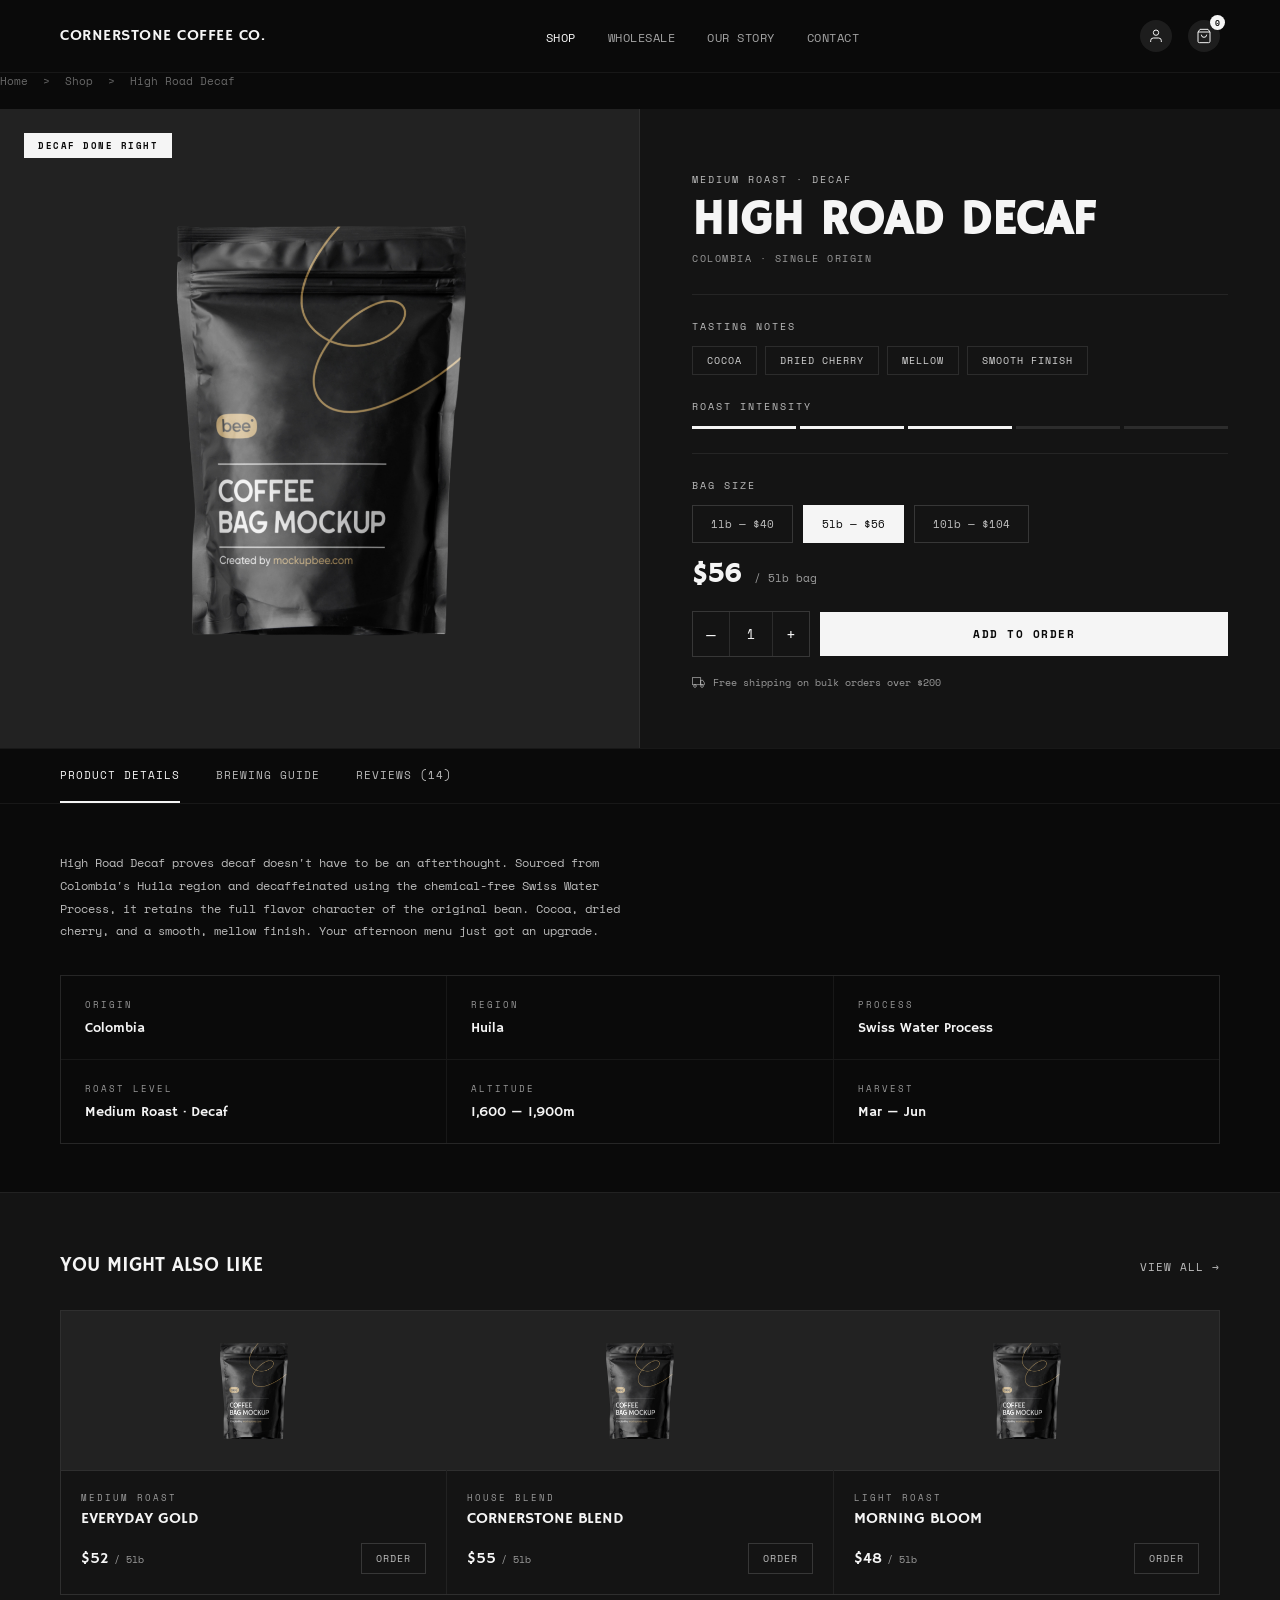
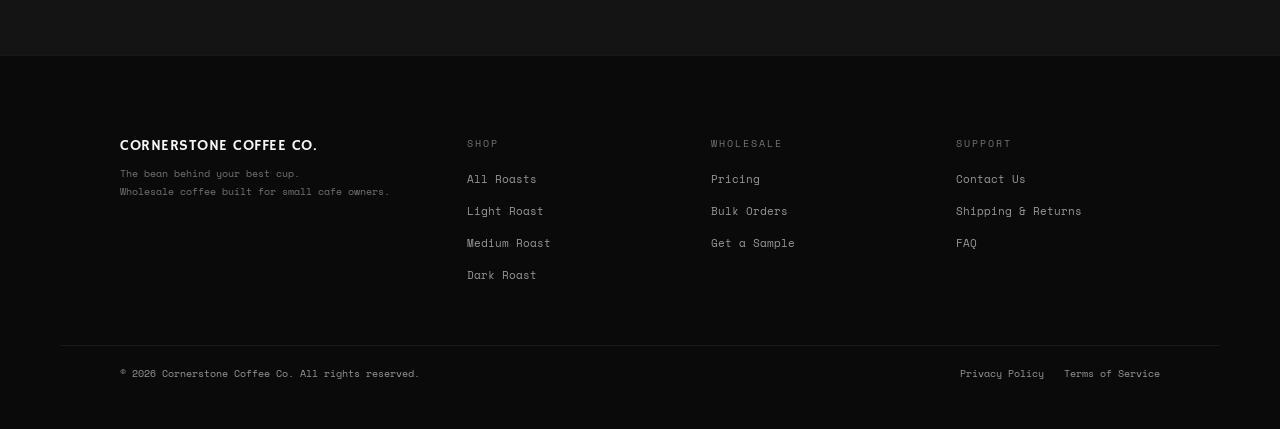
<file: product-high-road-decaf.html>
<!DOCTYPE html>
<html lang="en">

<head>
  <meta charset="UTF-8" />
  <meta name="viewport" content="width=device-width, initial-scale=1.0" />
  <title>High Road Decaf &mdash; Cornerstone Coffee Co.</title>
  <link
    href="https://fonts.googleapis.com/css2?family=Hammersmith+One&family=Space+Mono:ital,wght@0,400;0,700;1,400&display=swap"
    rel="stylesheet" />
  <link rel="stylesheet" href="styles.css" />
  <style>
    .btn-primary {
      background: var(--white);
      color: var(--black);
      border: none;
      font-family: 'Space Mono', monospace;
      font-size: 11px;
      font-weight: 700;
      letter-spacing: 1.5px;
      text-transform: uppercase;
      padding: 13px 28px;
      cursor: pointer;
      transition: background 0.2s;
      text-decoration: none;
      display: inline-block;
    }

    .btn-primary:hover {
      background: var(--white-dark);
    }

    .product-main {
      display: grid;
      grid-template-columns: 1fr 1fr;
      min-height: 600px;
    }

    .product-gallery {
      background: var(--black-light);
      border-right: 1px solid rgba(255, 255, 255, 0.06);
      position: relative;
      min-height: 600px;
      display: flex;
      align-items: center;
      justify-content: center;
    }

    .product-info {
      box-sizing: border-box;
    }

    .photo-placeholder {
      position: absolute;
      inset: 0;
      display: flex;
      flex-direction: column;
      align-items: center;
      justify-content: center;
      gap: 10px;
    }

    .photo-placeholder .ph-icon {
      font-size: 64px;
      opacity: 0.08;
    }

    .photo-placeholder span {
      font-size: 10px;
      letter-spacing: 1px;
      text-transform: uppercase;
      color: rgba(245, 245, 245, 0.6);
    }

    .product-gallery img {
      width: 100%;
      height: 100%;
      min-height: 600px;
      object-fit: contain;
      padding: 48px;
      box-sizing: border-box;
      display: block;
    }

    .product-badge {
      position: absolute;
      top: 24px;
      left: 24px;
      z-index: 2;
      background: var(--white);
      color: var(--black);
      font-size: 9px;
      font-weight: 700;
      letter-spacing: 1.5px;
      text-transform: uppercase;
      padding: 6px 14px;
      font-family: 'Space Mono', monospace;
    }

    .product-info {
      padding: 52px 52px 48px;
      background: var(--black-mid);
      display: flex;
      flex-direction: column;
      justify-content: center;
    }

    .product-roast {
      font-size: 10px;
      letter-spacing: 2px;
      text-transform: uppercase;
      color: rgba(245, 245, 245, 0.75);
      margin-bottom: 10px;
    }

    .product-name {
      font-family: 'Hammersmith One', sans-serif;
      font-size: 48px;
      text-transform: uppercase;
      color: var(--white);
      line-height: 1;
      margin-bottom: 6px;
    }

    .product-origin {
      font-size: 10px;
      letter-spacing: 1.5px;
      text-transform: uppercase;
      color: rgba(245, 245, 245, 0.6);
      margin-bottom: 28px;
    }

    .divider {
      border: none;
      border-top: 1px solid rgba(255, 255, 255, 0.07);
      margin-bottom: 24px;
    }

    .info-label {
      font-size: 10px;
      letter-spacing: 2px;
      text-transform: uppercase;
      color: rgba(245, 245, 245, 0.75);
      margin-bottom: 12px;
    }

    .flavor-tags {
      display: flex;
      gap: 8px;
      flex-wrap: wrap;
      margin-bottom: 24px;
    }

    .flavor-tag {
      border: 1px solid rgba(255, 255, 255, 0.1);
      color: rgba(245, 245, 245, 0.85);
      font-size: 10px;
      letter-spacing: 1px;
      text-transform: uppercase;
      padding: 6px 14px;
    }

    .roast-bar {
      display: flex;
      gap: 4px;
      margin-bottom: 24px;
    }

    .roast-seg {
      height: 3px;
      flex: 1;
      background: rgba(255, 255, 255, 0.1);
    }

    .roast-seg.on {
      background: var(--white);
    }

    .size-opts {
      display: flex;
      gap: 10px;
      margin-bottom: 16px;
    }

    .size-btn {
      background: transparent;
      border: 1px solid rgba(255, 255, 255, 0.15);
      color: rgba(245, 245, 245, 0.75);
      padding: 10px 18px;
      font-size: 11px;
      font-family: 'Space Mono', monospace;
      cursor: pointer;
      transition: all 0.2s;
    }

    .size-btn:hover {
      border-color: var(--white);
      color: var(--white);
    }

    .size-btn.active {
      background: var(--white);
      color: var(--black);
      border-color: var(--white);
    }

    .price-line {
      font-size: 11px;
      color: rgba(245, 245, 245, 0.6);
      margin-bottom: 20px;
    }

    .price-line strong {
      font-family: 'Hammersmith One', sans-serif;
      font-size: 26px;
      color: var(--white);
      margin-right: 6px;
    }

    .purchase-row {
      display: flex;
      gap: 10px;
      align-items: center;
      margin-bottom: 18px;
    }

    .qty-wrap {
      display: flex;
      border: 1px solid rgba(255, 255, 255, 0.15);
    }

    .qty-btn {
      background: transparent;
      border: none;
      color: var(--white);
      width: 36px;
      height: 44px;
      font-size: 16px;
      font-family: 'Space Mono', monospace;
      cursor: pointer;
      transition: background 0.2s;
    }

    .qty-btn:hover {
      background: rgba(255, 255, 255, 0.07);
    }

    .qty-num {
      width: 44px;
      height: 44px;
      display: flex;
      align-items: center;
      justify-content: center;
      font-size: 13px;
      border-left: 1px solid rgba(255, 255, 255, 0.1);
      border-right: 1px solid rgba(255, 255, 255, 0.1);
    }

    .btn-add {
      flex: 1;
      background: var(--white);
      color: var(--black);
      border: none;
      height: 44px;
      font-size: 11px;
      font-weight: 700;
      letter-spacing: 1.5px;
      text-transform: uppercase;
      font-family: 'Space Mono', monospace;
      cursor: pointer;
      transition: background 0.2s;
    }

    .btn-add:hover {
      background: var(--white-dark);
    }

    .shipping-note {
      font-size: 10px;
      color: rgba(245, 245, 245, 0.6);
      display: flex;
      align-items: center;
      gap: 8px;
    }

    .product-tabs {
      border-top: 1px solid rgba(255, 255, 255, 0.06);
    }

    .tabs-nav {
      display: flex;
      border-bottom: 1px solid rgba(255, 255, 255, 0.06);
      padding: 0 60px;
    }

    .tab-btn {
      background: transparent;
      border: none;
      border-bottom: 2px solid transparent;
      color: rgba(245, 245, 245, 0.75);
      padding: 18px 0;
      margin-right: 36px;
      font-size: 11px;
      letter-spacing: 1px;
      text-transform: uppercase;
      font-family: 'Space Mono', monospace;
      cursor: pointer;
      transition: all 0.2s;
    }

    .tab-btn:hover {
      color: var(--white);
    }

    .tab-btn.active {
      color: var(--white);
      border-bottom-color: var(--white);
    }

    .tab-panel {
      display: none;
      padding: 48px 60px;
    }

    .tab-panel p {
      font-size: 12px;
      line-height: 1.9;
      color: rgba(245, 245, 245, 0.75);
      max-width: 580px;
    }

    .detail-grid {
      display: grid;
      grid-template-columns: repeat(3, 1fr);
      gap: 1px;
      background: rgba(255, 255, 255, 0.06);
      border: 1px solid rgba(255, 255, 255, 0.06);
      margin-top: 32px;
    }

    .detail-item {
      background: var(--black);
      padding: 22px 24px;
    }

    .detail-label {
      font-size: 9px;
      letter-spacing: 2px;
      text-transform: uppercase;
      color: rgba(245, 245, 245, 0.6);
      margin-bottom: 8px;
    }

    .detail-value {
      font-family: 'Hammersmith One', sans-serif;
      font-size: 14px;
      color: var(--white);
    }

    .related-section {
      padding: 60px 60px;
      border-top: 1px solid rgba(255, 255, 255, 0.06);
      background: var(--black-mid);
    }

    .related-header {
      display: flex;
      justify-content: space-between;
      align-items: baseline;
      margin-bottom: 32px;
    }

    .related-title {
      font-family: 'Hammersmith One', sans-serif;
      font-size: 20px;
      text-transform: uppercase;
      color: var(--white);
    }

    .related-link {
      font-size: 11px;
      color: rgba(245, 245, 245, 0.75);
      text-decoration: none;
      letter-spacing: 1px;
      text-transform: uppercase;
    }

    .related-link:hover {
      color: var(--white);
    }

    .related-grid {
      display: grid;
      grid-template-columns: repeat(3, 1fr);
      gap: 1px;
      background: rgba(255, 255, 255, 0.06);
      border: 1px solid rgba(255, 255, 255, 0.06);
    }

    .related-card {
      background: var(--black-mid);
      cursor: pointer;
      transition: background 0.2s;
    }

    .related-card:hover {
      background: var(--black-light);
    }

    .related-card-img {
      height: 160px;
      border-bottom: 1px solid rgba(255, 255, 255, 0.06);
      overflow: hidden;
      background: var(--black-light);
    }

    .related-card-img img {
      width: 100%;
      height: 100%;
      object-fit: contain;
      padding: 16px;
      box-sizing: border-box;
      display: block;
    }

    .rc-light {
      background: #181810;
    }

    .rc-medium {
      background: #141410;
    }

    .rc-dark {
      background: #0e0e0e;
    }

    .rc-blend {
      background: #121212;
    }

    .related-body {
      padding: 20px;
    }

    .related-roast {
      font-size: 9px;
      letter-spacing: 2px;
      text-transform: uppercase;
      color: rgba(245, 245, 245, 0.6);
      margin-bottom: 5px;
    }

    .related-name {
      font-family: 'Hammersmith One', sans-serif;
      font-size: 16px;
      text-transform: uppercase;
      color: var(--white);
      margin-bottom: 14px;
    }

    .related-footer {
      display: flex;
      justify-content: space-between;
      align-items: center;
    }

    .related-price {
      font-family: 'Hammersmith One', sans-serif;
      font-size: 15px;
      color: var(--white);
    }

    .related-price span {
      font-family: 'Space Mono', monospace;
      font-size: 10px;
      color: rgba(245, 245, 245, 0.6);
    }

    .btn-related {
      background: transparent;
      border: 1px solid rgba(255, 255, 255, 0.15);
      color: rgba(245, 245, 245, 0.75);
      padding: 7px 14px;
      font-size: 10px;
      letter-spacing: 1px;
      text-transform: uppercase;
      font-family: 'Space Mono', monospace;
      cursor: pointer;
      transition: all 0.2s;
    }

    .btn-related:hover {
      background: var(--white);
      color: var(--black);
      border-color: var(--white);
    }

    footer {
      background: var(--black);
      border-top: 1px solid rgba(255, 255, 255, 0.06);
      padding: 28px 60px;
    }

    .footer-row {
      display: flex;
      justify-content: space-between;
      align-items: center;
    }

    .footer-logo {
      font-family: 'Hammersmith One', sans-serif;
      font-size: 13px;
      color: var(--white);
      text-transform: uppercase;
      letter-spacing: 0.5px;
    }

    .footer-copy {
      font-size: 10px;
      color: rgba(245, 245, 245, 0.6);
    }

    .footer-legal {
      display: flex;
      gap: 20px;
    }

    .footer-legal a {
      font-size: 10px;
      color: rgba(245, 245, 245, 0.6);
      text-decoration: none;
    }

    .footer-legal a:hover {
      color: rgba(245, 245, 245, 0.85);
    }

    .tab-panel.active {
      display: block;
    }
  </style>
</head>

<body>

  <nav>
    <a href="index.html" class="nav-logo">Cornerstone Coffee Co.</a>
    <ul class="nav-links">
      <li><a href="shop.html" class="active">Shop</a></li>
      <li><a href="wholesale.html">Wholesale</a></li>
      <li><a href="our-story.html">Our Story</a></li>
      <li><a href="contact.html">Contact</a></li>
    </ul>
    <div class="nav-icons">
      <a href="auth.html" class="nav-icon-btn" id="nav-profile-btn">
        <svg width="16" height="16" fill="none" viewBox="0 0 24 24" stroke="#f5f5f5" stroke-width="1.5">
          <path d="M20 21v-2a4 4 0 0 0-4-4H8a4 4 0 0 0-4 4v2" />
          <circle cx="12" cy="7" r="4" />
        </svg>
      </a>
      <a href="cart.html" class="nav-icon-btn">
        <svg width="16" height="16" fill="none" viewBox="0 0 24 24" stroke="#f5f5f5" stroke-width="1.5">
          <path d="M6 2L3 6v14a2 2 0 0 0 2 2h14a2 2 0 0 0 2-2V6l-3-4z" />
          <line x1="3" y1="6" x2="21" y2="6" />
          <path d="M16 10a4 4 0 0 1-8 0" />
        </svg>
        <div class="cart-count" id="cart-count">0</div>
      </a>
    </div>
  </nav>

  <div class="breadcrumb">
    <a href="index.html">Home</a>
    <span>></span>
    <a href="shop.html">Shop</a>
    <span>></span>
    High Road Decaf
  </div>

  <div class="product-main">
    <div class="product-gallery">
      <div class="product-badge">Decaf Done Right</div>
      <img src="images/coffee-mockup.png" alt="Coffee Bag">
    </div>

    <div class="product-info">
      <div class="product-roast">Medium Roast · Decaf</div>
      <h1 class="product-name">High Road Decaf</h1>
      <div class="product-origin">Colombia · Single Origin</div>
      <hr class="divider">
      <div class="info-label">Tasting Notes</div>
      <div class="flavor-tags">
        <div class="flavor-tag">Cocoa</div>
        <div class="flavor-tag">Dried Cherry</div>
        <div class="flavor-tag">Mellow</div>
        <div class="flavor-tag">Smooth Finish</div>
      </div>
      <div class="info-label">Roast Intensity</div>
      <div class="roast-bar">
        <div class="roast-seg on"></div>
        <div class="roast-seg on"></div>
        <div class="roast-seg on"></div>
        <div class="roast-seg"></div>
        <div class="roast-seg"></div>
      </div>
      <hr class="divider">
      <div class="info-label">Bag Size</div>
      <div class="size-opts">
        <button class="size-btn" onclick="selectSize(this, 40, '1lb')">1lb — $40</button>
        <button class="size-btn active" onclick="selectSize(this, 56, '5lb')">5lb — $56</button>
        <button class="size-btn" onclick="selectSize(this, 104, '10lb')">10lb — $104</button>
      </div>
      <div class="price-line">
        <strong id="price-display">$56</strong>
        <span id="size-display">/ 5lb bag</span>
      </div>
      <div class="purchase-row">
        <div class="qty-wrap">
          <button class="qty-btn" onclick="changeQty(-1)">&mdash;</button>
          <div class="qty-num" id="qty-num">1</div>
          <button class="qty-btn" onclick="changeQty(1)">+</button>
        </div>
        <button class="btn-add" id="add-btn" onclick="addToCart()">Add to Order</button>
      </div>
      <div class="shipping-note">
        <svg width="13" height="13" fill="none" viewBox="0 0 24 24" stroke="currentColor" stroke-width="1.5">
          <rect x="1" y="3" width="15" height="13" />
          <path d="M16 8h4l3 5v3h-7V8z" />
          <circle cx="5.5" cy="18.5" r="2.5" />
          <circle cx="18.5" cy="18.5" r="2.5" />
        </svg>
        Free shipping on bulk orders over $200
      </div>
    </div>
  </div>

  <div class="product-tabs">
    <div class="tabs-nav">
      <button class="tab-btn active" onclick="switchTab('details', this)">Product Details</button>
      <button class="tab-btn" onclick="switchTab('brewing', this)">Brewing Guide</button>
      <button class="tab-btn" onclick="switchTab('reviews', this)">Reviews (14)</button>
    </div>

    <div class="tab-panel active" id="tab-details">
      <p>High Road Decaf proves decaf doesn't have to be an afterthought. Sourced from Colombia's Huila region and
        decaffeinated using the chemical-free Swiss Water Process, it retains the full flavor character of the original
        bean. Cocoa, dried cherry, and a smooth, mellow finish. Your afternoon menu just got an upgrade.</p>
      <div class="detail-grid">
        <div class="detail-item">
          <div class="detail-label">Origin</div>
          <div class="detail-value">Colombia</div>
        </div>
        <div class="detail-item">
          <div class="detail-label">Region</div>
          <div class="detail-value">Huila</div>
        </div>
        <div class="detail-item">
          <div class="detail-label">Process</div>
          <div class="detail-value">Swiss Water Process</div>
        </div>
        <div class="detail-item">
          <div class="detail-label">Roast Level</div>
          <div class="detail-value">Medium Roast · Decaf</div>
        </div>
        <div class="detail-item">
          <div class="detail-label">Altitude</div>
          <div class="detail-value">1,600 &mdash; 1,900m</div>
        </div>
        <div class="detail-item">
          <div class="detail-label">Harvest</div>
          <div class="detail-value">Mar &mdash; Jun</div>
        </div>
      </div>
    </div>

    <div class="tab-panel" id="tab-brewing">
      <p>High Road Decaf is forgiving across brew methods. Treat it like any medium roast — drip, pour-over, or espresso
        all work well. Water at 93°C, medium grind, 1:15 ratio. Because caffeine affects extraction slightly, you may
        need to grind just a touch finer than your regular medium.</p>
      <div class="detail-grid">
        <div class="detail-item">
          <div class="detail-label">Best For</div>
          <div class="detail-value">Drip · Pour Over</div>
        </div>
        <div class="detail-item">
          <div class="detail-label">Grind</div>
          <div class="detail-value">Medium</div>
        </div>
        <div class="detail-item">
          <div class="detail-label">Water Temp</div>
          <div class="detail-value">92 &mdash; 94°C</div>
        </div>
        <div class="detail-item">
          <div class="detail-label">Ratio</div>
          <div class="detail-value">1g : 15ml</div>
        </div>
        <div class="detail-item">
          <div class="detail-label">Brew Time</div>
          <div class="detail-value">3 &mdash; 4 min</div>
        </div>
        <div class="detail-item">
          <div class="detail-label">Decaf Method</div>
          <div class="detail-value">Swiss Water</div>
        </div>
      </div>
    </div>

    <div class="tab-panel" id="tab-reviews">
      <p
        style="color:rgba(245,245,245,0.6);font-size:10px;letter-spacing:1px;text-transform:uppercase;margin-bottom:28px;">
        4.8 average · 14 reviews</p>
      <p>"Our afternoon decaf option finally gets compliments. Game changer." — <strong style="color:var(--white)">Lena
          K., Morning Light Co.</strong></p><br>
      <p>"Customers can't tell it's decaf until we tell them. That's the goal." — <strong style="color:var(--white)">Raj
          P., The Quiet Cup</strong></p><br>
      <p>"Swiss Water process makes all the difference. No chemical aftertaste." — <strong
          style="color:var(--white)">Fiona M., Pastoral Coffee</strong></p><br>
    </div>
  </div>

  <div class="related-section">
    <div class="related-header">
      <div class="related-title">You Might Also Like</div>
      <a href="shop.html" class="related-link">View All →</a>
    </div>
    <div class="related-grid">
      <div class="related-card" onclick="window.location='product-everyday-gold.html'">
        <div class="related-card-img"><img src="images/coffee-mockup.png" alt="Coffee Bag"></div>
        <div class="related-body">
          <div class="related-roast">Medium Roast</div>
          <div class="related-name">Everyday Gold</div>
          <div class="related-footer">
            <div class="related-price">$52 <span>/ 5lb</span></div>
            <button class="btn-related" onclick="window.location='product-everyday-gold.html'">Order</button>
          </div>
        </div>
      </div>
      <div class="related-card" onclick="window.location='product-cornerstone-blend.html'">
        <div class="related-card-img"><img src="images/coffee-mockup.png" alt="Coffee Bag"></div>
        <div class="related-body">
          <div class="related-roast">House Blend</div>
          <div class="related-name">Cornerstone Blend</div>
          <div class="related-footer">
            <div class="related-price">$55 <span>/ 5lb</span></div>
            <button class="btn-related" onclick="window.location='product-cornerstone-blend.html'">Order</button>
          </div>
        </div>
      </div>
      <div class="related-card" onclick="window.location='product-morning-bloom.html'">
        <div class="related-card-img"><img src="images/coffee-mockup.png" alt="Coffee Bag"></div>
        <div class="related-body">
          <div class="related-roast">Light Roast</div>
          <div class="related-name">Morning Bloom</div>
          <div class="related-footer">
            <div class="related-price">$48 <span>/ 5lb</span></div>
            <button class="btn-related" onclick="window.location='product-morning-bloom.html'">Order</button>
          </div>
        </div>
      </div>
    </div>
  </div>

  <footer class="footer">
    <div class="footer-top">
      <div>
        <div class="footer-brand">Cornerstone Coffee Co.</div>
        <p class="footer-tagline">The bean behind your best cup.<br>Wholesale coffee built for small cafe owners.</p>
      </div>
      <div class="footer-col">
        <div class="footer-col-title">Shop</div>
        <ul>
          <li><a href="shop.html">All Roasts</a></li>
          <li><a href="shop.html">Light Roast</a></li>
          <li><a href="shop.html">Medium Roast</a></li>
          <li><a href="shop.html">Dark Roast</a></li>
        </ul>
      </div>
      <div class="footer-col">
        <div class="footer-col-title">Wholesale</div>
        <ul>
          <li><a href="wholesale.html">Pricing</a></li>
          <li><a href="wholesale.html">Bulk Orders</a></li>
          <li><a href="wholesale.html">Get a Sample</a></li>
        </ul>
      </div>
      <div class="footer-col">
        <div class="footer-col-title">Support</div>
        <ul>
          <li><a href="contact.html">Contact Us</a></li>
          <li><a href="wholesale.html">Shipping &amp; Returns</a></li>
          <li><a href="contact.html">FAQ</a></li>
        </ul>
      </div>
    </div>
    <div class="footer-bottom">
      <span class="footer-copy">© 2026 Cornerstone Coffee Co. All rights reserved.</span>
      <div class="footer-legal"><a href="#">Privacy Policy</a><a href="#">Terms of Service</a></div>
    </div>
  </footer>

  <script>
    var qty = 1;
    var currentPrice = 56;
    var currentSize = '5lb';

    function changeQty(dir) {
      qty = Math.max(1, qty + dir);
      document.getElementById('qty-num').textContent = qty;
    }

    function selectSize(btn, price, size) {
      var sizeBtns = document.getElementsByClassName('size-btn');
      for (var i = 0; i < sizeBtns.length; i++) {
        sizeBtns[i].classList.remove('active');
      }
      btn.classList.add('active');
      currentPrice = price;
      currentSize = size;
      document.getElementById('price-display').textContent = '$' + price;
      document.getElementById('size-display').textContent = '/ ' + size + ' bag';
    }

    function switchTab(id, btn) {
      document.getElementById('tab-details').classList.remove('active');
      document.getElementById('tab-brewing').classList.remove('active');
      document.getElementById('tab-reviews').classList.remove('active');
      var tabBtns = document.getElementsByClassName('tab-btn');
      for (var i = 0; i < tabBtns.length; i++) {
        tabBtns[i].classList.remove('active');
      }
      document.getElementById('tab-' + id).classList.add('active');
      btn.classList.add('active');
    }

    // add to cart — saves to localStorage so cart.html can read it
    function addToCart() {
      var btn = document.getElementById('add-btn');
      var countEl = document.getElementById('cart-count');

      // build cart item
      var cartItem = {
        name: 'High Road Decaf',
        roast: 'Medium Decaf',
        origin: 'Colombia',
        size: currentSize,
        price: currentPrice,
        qty: qty
      };

      // load existing cart, check if same product+size already in cart
      var cart = JSON.parse(localStorage.getItem('cc_cart') || '[]');
      var existing = cart.findIndex(function (i) { return i.name === cartItem.name && i.size === cartItem.size; });
      if (existing !== -1) {
        cart[existing].qty += qty;
      } else {
        cart.push(cartItem);
      }
      localStorage.setItem('cc_cart', JSON.stringify(cart));

      // update nav count
      var totalQty = cart.reduce(function (sum, i) { return sum + i.qty; }, 0);
      countEl.textContent = totalQty;

      // button feedback
      btn.textContent = 'Added';
      btn.style.background = '#333';
      btn.style.color = '#f5f5f5';
      setTimeout(function () {
        btn.textContent = 'Add to Order';
        btn.style.background = '';
        btn.style.color = '';
      }, 2000);
    }

    // update nav cart count on page load
    var _cart = JSON.parse(localStorage.getItem('cc_cart') || '[]');
    var _qty = _cart.reduce(function (sum, i) { return sum + i.qty; }, 0);
    document.getElementById('cart-count').textContent = _qty;
  </script>
  <script>
    (function () {
      var cart = JSON.parse(localStorage.getItem('cc_cart') || '[]');
      var qty = cart.reduce(function (s, i) { return s + i.qty; }, 0);
      var el = document.getElementById('cart-count');
      if (el) el.textContent = qty;
      if (localStorage.getItem('cc_user')) {
        var btn = document.getElementById('nav-profile-btn');
        if (btn) btn.href = 'profile.html';
      }
    })();
  </script>
</body>

</html>
</file>
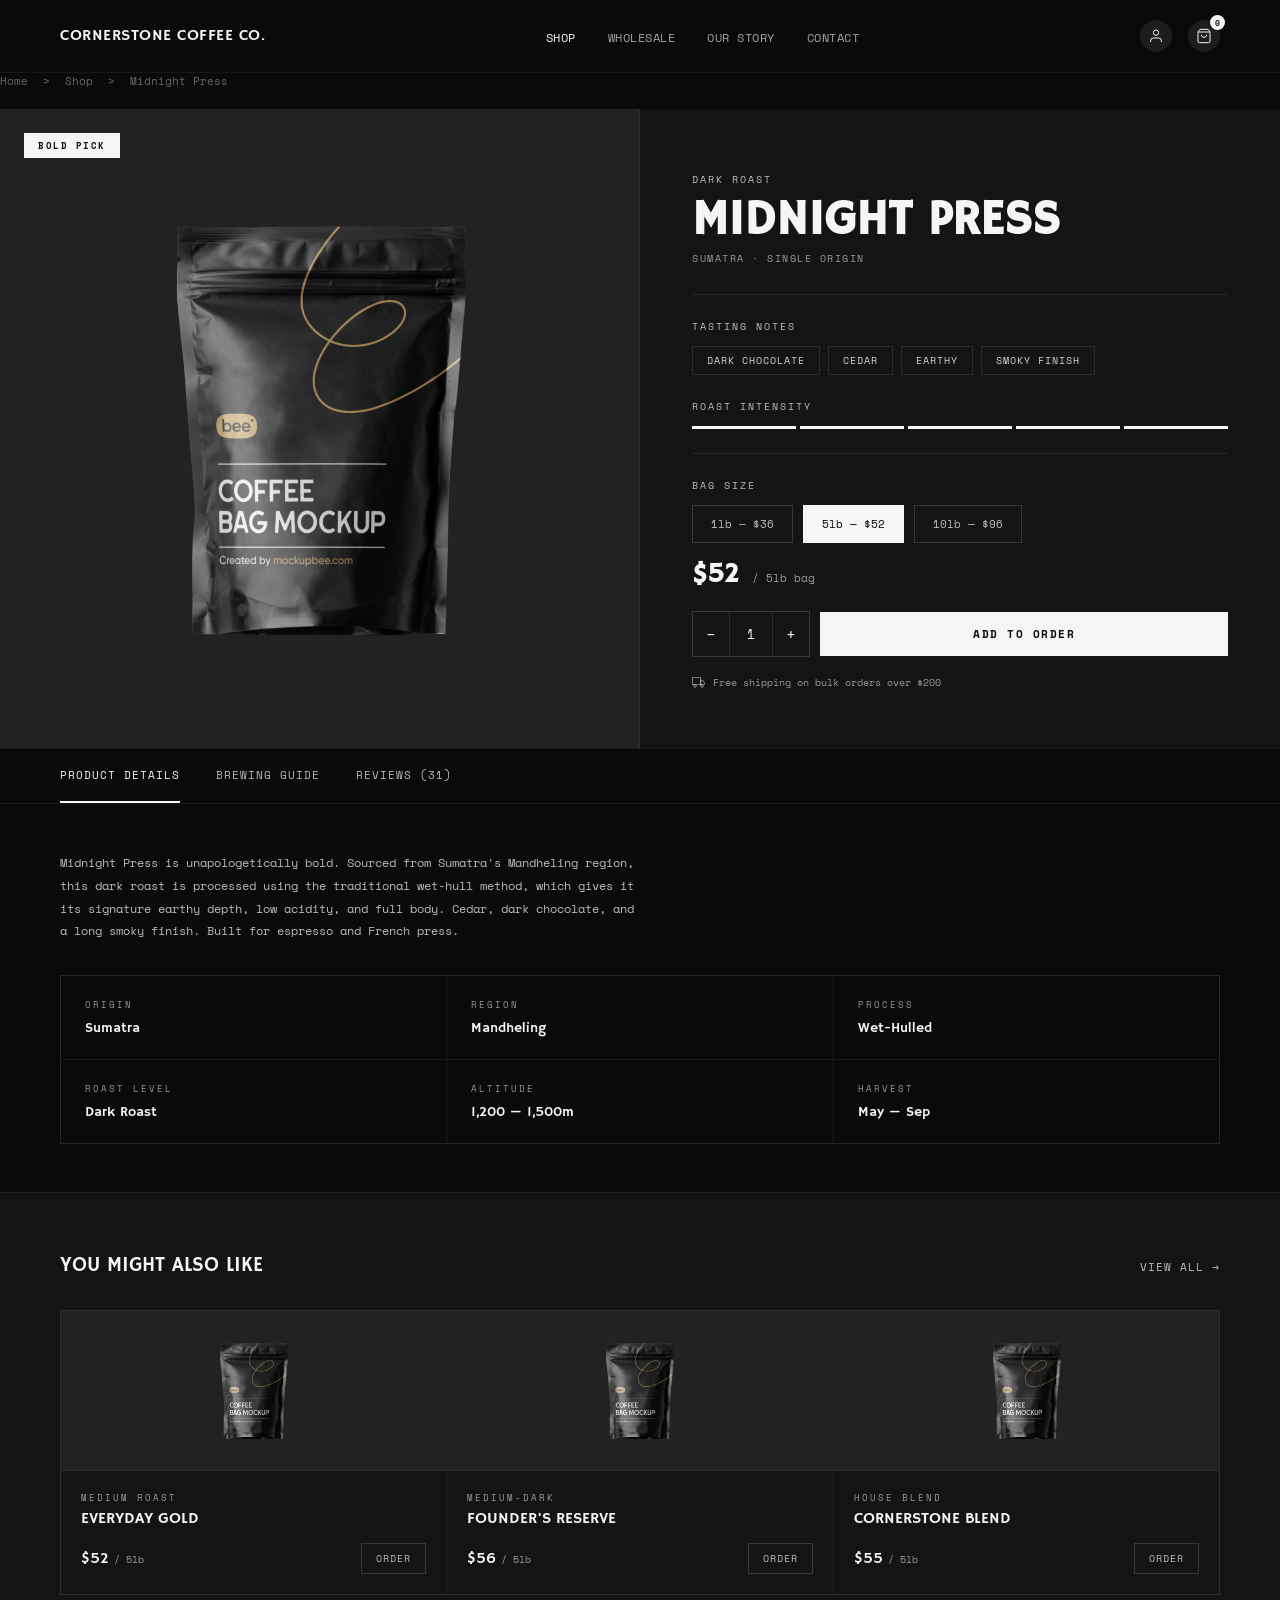
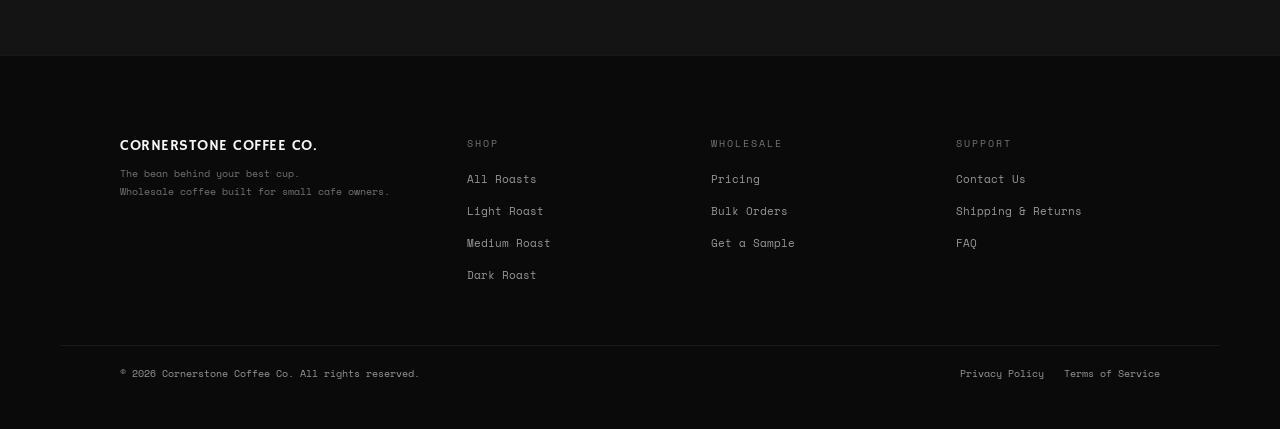
<file: product-midnight-press.html>
<!DOCTYPE html>
<html lang="en">

<head>
  <meta charset="UTF-8" />
  <meta name="viewport" content="width=device-width, initial-scale=1.0" />
  <title>Midnight Press &mdash; Cornerstone Coffee Co.</title>
  <link
    href="https://fonts.googleapis.com/css2?family=Hammersmith+One&family=Space+Mono:ital,wght@0,400;0,700;1,400&display=swap"
    rel="stylesheet" />
  <link rel="stylesheet" href="styles.css" />
  <style>
    .btn-primary {
      background: var(--white);
      color: var(--black);
      border: none;
      font-family: 'Space Mono', monospace;
      font-size: 11px;
      font-weight: 700;
      letter-spacing: 1.5px;
      text-transform: uppercase;
      padding: 13px 28px;
      cursor: pointer;
      transition: background 0.2s;
      text-decoration: none;
      display: inline-block;
    }

    .btn-primary:hover {
      background: var(--white-dark);
    }

    .product-main {
      display: grid;
      grid-template-columns: 1fr 1fr;
      min-height: 600px;
    }

    .product-gallery {
      background: var(--black-light);
      border-right: 1px solid rgba(255, 255, 255, 0.06);
      position: relative;
      min-height: 600px;
      display: flex;
      align-items: center;
      justify-content: center;
    }

    .product-info {
      box-sizing: border-box;
    }

    .photo-placeholder {
      position: absolute;
      inset: 0;
      display: flex;
      flex-direction: column;
      align-items: center;
      justify-content: center;
      gap: 10px;
    }

    .photo-placeholder .ph-icon {
      font-size: 64px;
      opacity: 0.08;
    }

    .photo-placeholder span {
      font-size: 10px;
      letter-spacing: 1px;
      text-transform: uppercase;
      color: rgba(245, 245, 245, 0.6);
    }

    .product-gallery img {
      width: 100%;
      height: 100%;
      min-height: 600px;
      object-fit: contain;
      padding: 48px;
      box-sizing: border-box;
      display: block;
    }

    .product-badge {
      position: absolute;
      top: 24px;
      left: 24px;
      z-index: 2;
      background: var(--white);
      color: var(--black);
      font-size: 9px;
      font-weight: 700;
      letter-spacing: 1.5px;
      text-transform: uppercase;
      padding: 6px 14px;
      font-family: 'Space Mono', monospace;
    }

    .product-info {
      padding: 52px 52px 48px;
      background: var(--black-mid);
      display: flex;
      flex-direction: column;
      justify-content: center;
    }

    .product-roast {
      font-size: 10px;
      letter-spacing: 2px;
      text-transform: uppercase;
      color: rgba(245, 245, 245, 0.75);
      margin-bottom: 10px;
    }

    .product-name {
      font-family: 'Hammersmith One', sans-serif;
      font-size: 48px;
      text-transform: uppercase;
      color: var(--white);
      line-height: 1;
      margin-bottom: 6px;
    }

    .product-origin {
      font-size: 10px;
      letter-spacing: 1.5px;
      text-transform: uppercase;
      color: rgba(245, 245, 245, 0.6);
      margin-bottom: 28px;
    }

    .divider {
      border: none;
      border-top: 1px solid rgba(255, 255, 255, 0.07);
      margin-bottom: 24px;
    }

    .info-label {
      font-size: 10px;
      letter-spacing: 2px;
      text-transform: uppercase;
      color: rgba(245, 245, 245, 0.75);
      margin-bottom: 12px;
    }

    .flavor-tags {
      display: flex;
      gap: 8px;
      flex-wrap: wrap;
      margin-bottom: 24px;
    }

    .flavor-tag {
      border: 1px solid rgba(255, 255, 255, 0.1);
      color: rgba(245, 245, 245, 0.85);
      font-size: 10px;
      letter-spacing: 1px;
      text-transform: uppercase;
      padding: 6px 14px;
    }

    .roast-bar {
      display: flex;
      gap: 4px;
      margin-bottom: 24px;
    }

    .roast-seg {
      height: 3px;
      flex: 1;
      background: rgba(255, 255, 255, 0.1);
    }

    .roast-seg.on {
      background: var(--white);
    }

    .size-opts {
      display: flex;
      gap: 10px;
      margin-bottom: 16px;
    }

    .size-btn {
      background: transparent;
      border: 1px solid rgba(255, 255, 255, 0.15);
      color: rgba(245, 245, 245, 0.75);
      padding: 10px 18px;
      font-size: 11px;
      font-family: 'Space Mono', monospace;
      cursor: pointer;
      transition: all 0.2s;
    }

    .size-btn:hover {
      border-color: var(--white);
      color: var(--white);
    }

    .size-btn.active {
      background: var(--white);
      color: var(--black);
      border-color: var(--white);
    }

    .price-line {
      font-size: 11px;
      color: rgba(245, 245, 245, 0.6);
      margin-bottom: 20px;
    }

    .price-line strong {
      font-family: 'Hammersmith One', sans-serif;
      font-size: 26px;
      color: var(--white);
      margin-right: 6px;
    }

    .purchase-row {
      display: flex;
      gap: 10px;
      align-items: center;
      margin-bottom: 18px;
    }

    .qty-wrap {
      display: flex;
      border: 1px solid rgba(255, 255, 255, 0.15);
    }

    .qty-btn {
      background: transparent;
      border: none;
      color: var(--white);
      width: 36px;
      height: 44px;
      font-size: 16px;
      font-family: 'Space Mono', monospace;
      cursor: pointer;
      transition: background 0.2s;
    }

    .qty-btn:hover {
      background: rgba(255, 255, 255, 0.07);
    }

    .qty-num {
      width: 44px;
      height: 44px;
      display: flex;
      align-items: center;
      justify-content: center;
      font-size: 13px;
      border-left: 1px solid rgba(255, 255, 255, 0.1);
      border-right: 1px solid rgba(255, 255, 255, 0.1);
    }

    .btn-add {
      flex: 1;
      background: var(--white);
      color: var(--black);
      border: none;
      height: 44px;
      font-size: 11px;
      font-weight: 700;
      letter-spacing: 1.5px;
      text-transform: uppercase;
      font-family: 'Space Mono', monospace;
      cursor: pointer;
      transition: background 0.2s;
    }

    .btn-add:hover {
      background: var(--white-dark);
    }

    .shipping-note {
      font-size: 10px;
      color: rgba(245, 245, 245, 0.6);
      display: flex;
      align-items: center;
      gap: 8px;
    }

    .product-tabs {
      border-top: 1px solid rgba(255, 255, 255, 0.06);
    }

    .tabs-nav {
      display: flex;
      border-bottom: 1px solid rgba(255, 255, 255, 0.06);
      padding: 0 60px;
    }

    .tab-btn {
      background: transparent;
      border: none;
      border-bottom: 2px solid transparent;
      color: rgba(245, 245, 245, 0.75);
      padding: 18px 0;
      margin-right: 36px;
      font-size: 11px;
      letter-spacing: 1px;
      text-transform: uppercase;
      font-family: 'Space Mono', monospace;
      cursor: pointer;
      transition: all 0.2s;
    }

    .tab-btn:hover {
      color: var(--white);
    }

    .tab-btn.active {
      color: var(--white);
      border-bottom-color: var(--white);
    }

    .tab-panel {
      display: none;
      padding: 48px 60px;
    }

    .tab-panel p {
      font-size: 12px;
      line-height: 1.9;
      color: rgba(245, 245, 245, 0.75);
      max-width: 580px;
    }

    .detail-grid {
      display: grid;
      grid-template-columns: repeat(3, 1fr);
      gap: 1px;
      background: rgba(255, 255, 255, 0.06);
      border: 1px solid rgba(255, 255, 255, 0.06);
      margin-top: 32px;
    }

    .detail-item {
      background: var(--black);
      padding: 22px 24px;
    }

    .detail-label {
      font-size: 9px;
      letter-spacing: 2px;
      text-transform: uppercase;
      color: rgba(245, 245, 245, 0.6);
      margin-bottom: 8px;
    }

    .detail-value {
      font-family: 'Hammersmith One', sans-serif;
      font-size: 14px;
      color: var(--white);
    }

    .related-section {
      padding: 60px 60px;
      border-top: 1px solid rgba(255, 255, 255, 0.06);
      background: var(--black-mid);
    }

    .related-header {
      display: flex;
      justify-content: space-between;
      align-items: baseline;
      margin-bottom: 32px;
    }

    .related-title {
      font-family: 'Hammersmith One', sans-serif;
      font-size: 20px;
      text-transform: uppercase;
      color: var(--white);
    }

    .related-link {
      font-size: 11px;
      color: rgba(245, 245, 245, 0.75);
      text-decoration: none;
      letter-spacing: 1px;
      text-transform: uppercase;
    }

    .related-link:hover {
      color: var(--white);
    }

    .related-grid {
      display: grid;
      grid-template-columns: repeat(3, 1fr);
      gap: 1px;
      background: rgba(255, 255, 255, 0.06);
      border: 1px solid rgba(255, 255, 255, 0.06);
    }

    .related-card {
      background: var(--black-mid);
      cursor: pointer;
      transition: background 0.2s;
    }

    .related-card:hover {
      background: var(--black-light);
    }

    .related-card-img {
      height: 160px;
      border-bottom: 1px solid rgba(255, 255, 255, 0.06);
      overflow: hidden;
      background: var(--black-light);
    }

    .related-card-img img {
      width: 100%;
      height: 100%;
      object-fit: contain;
      padding: 16px;
      box-sizing: border-box;
      display: block;
    }

    .rc-light {
      background: #181810;
    }

    .rc-medium {
      background: #141410;
    }

    .rc-dark {
      background: #0e0e0e;
    }

    .rc-blend {
      background: #121212;
    }

    .related-body {
      padding: 20px;
    }

    .related-roast {
      font-size: 9px;
      letter-spacing: 2px;
      text-transform: uppercase;
      color: rgba(245, 245, 245, 0.6);
      margin-bottom: 5px;
    }

    .related-name {
      font-family: 'Hammersmith One', sans-serif;
      font-size: 16px;
      text-transform: uppercase;
      color: var(--white);
      margin-bottom: 14px;
    }

    .related-footer {
      display: flex;
      justify-content: space-between;
      align-items: center;
    }

    .related-price {
      font-family: 'Hammersmith One', sans-serif;
      font-size: 15px;
      color: var(--white);
    }

    .related-price span {
      font-family: 'Space Mono', monospace;
      font-size: 10px;
      color: rgba(245, 245, 245, 0.6);
    }

    .btn-related {
      background: transparent;
      border: 1px solid rgba(255, 255, 255, 0.15);
      color: rgba(245, 245, 245, 0.75);
      padding: 7px 14px;
      font-size: 10px;
      letter-spacing: 1px;
      text-transform: uppercase;
      font-family: 'Space Mono', monospace;
      cursor: pointer;
      transition: all 0.2s;
    }

    .btn-related:hover {
      background: var(--white);
      color: var(--black);
      border-color: var(--white);
    }

    footer {
      background: var(--black);
      border-top: 1px solid rgba(255, 255, 255, 0.06);
      padding: 28px 60px;
    }

    .footer-row {
      display: flex;
      justify-content: space-between;
      align-items: center;
    }

    .footer-logo {
      font-family: 'Hammersmith One', sans-serif;
      font-size: 13px;
      color: var(--white);
      text-transform: uppercase;
      letter-spacing: 0.5px;
    }

    .footer-copy {
      font-size: 10px;
      color: rgba(245, 245, 245, 0.6);
    }

    .footer-legal {
      display: flex;
      gap: 20px;
    }

    .footer-legal a {
      font-size: 10px;
      color: rgba(245, 245, 245, 0.6);
      text-decoration: none;
    }

    .footer-legal a:hover {
      color: rgba(245, 245, 245, 0.85);
    }

    .tab-panel.active {
      display: block;
    }
  </style>
</head>

<body>

  <nav>
    <a href="index.html" class="nav-logo">Cornerstone Coffee Co.</a>
    <ul class="nav-links">
      <li><a href="shop.html" class="active">Shop</a></li>
      <li><a href="wholesale.html">Wholesale</a></li>
      <li><a href="our-story.html">Our Story</a></li>
      <li><a href="contact.html">Contact</a></li>
    </ul>
    <div class="nav-icons">
      <a href="auth.html" class="nav-icon-btn" id="nav-profile-btn">
        <svg width="16" height="16" fill="none" viewBox="0 0 24 24" stroke="#f5f5f5" stroke-width="1.5">
          <path d="M20 21v-2a4 4 0 0 0-4-4H8a4 4 0 0 0-4 4v2" />
          <circle cx="12" cy="7" r="4" />
        </svg>
      </a>
      <a href="cart.html" class="nav-icon-btn">
        <svg width="16" height="16" fill="none" viewBox="0 0 24 24" stroke="#f5f5f5" stroke-width="1.5">
          <path d="M6 2L3 6v14a2 2 0 0 0 2 2h14a2 2 0 0 0 2-2V6l-3-4z" />
          <line x1="3" y1="6" x2="21" y2="6" />
          <path d="M16 10a4 4 0 0 1-8 0" />
        </svg>
        <div class="cart-count" id="cart-count">0</div>
      </a>
    </div>
  </nav>

  <div class="breadcrumb">
    <a href="index.html">Home</a>
    <span>></span>
    <a href="shop.html">Shop</a>
    <span>></span>
    Midnight Press
  </div>

  <div class="product-main">
    <div class="product-gallery">
      <div class="product-badge">Bold Pick</div>
      <img src="images/coffee-mockup.png" alt="Coffee Bag">
    </div>

    <div class="product-info">
      <div class="product-roast">Dark Roast</div>
      <h1 class="product-name">Midnight Press</h1>
      <div class="product-origin">Sumatra · Single Origin</div>
      <hr class="divider">
      <div class="info-label">Tasting Notes</div>
      <div class="flavor-tags">
        <div class="flavor-tag">Dark Chocolate</div>
        <div class="flavor-tag">Cedar</div>
        <div class="flavor-tag">Earthy</div>
        <div class="flavor-tag">Smoky Finish</div>
      </div>
      <div class="info-label">Roast Intensity</div>
      <div class="roast-bar">
        <div class="roast-seg on"></div>
        <div class="roast-seg on"></div>
        <div class="roast-seg on"></div>
        <div class="roast-seg on"></div>
        <div class="roast-seg on"></div>
      </div>
      <hr class="divider">
      <div class="info-label">Bag Size</div>
      <div class="size-opts">
        <button class="size-btn" onclick="selectSize(this, 36, '1lb')">1lb — $36</button>
        <button class="size-btn active" onclick="selectSize(this, 52, '5lb')">5lb — $52</button>
        <button class="size-btn" onclick="selectSize(this, 96, '10lb')">10lb — $96</button>
      </div>
      <div class="price-line">
        <strong id="price-display">$52</strong>
        <span id="size-display">/ 5lb bag</span>
      </div>
      <div class="purchase-row">
        <div class="qty-wrap">
          <button class="qty-btn" onclick="changeQty(-1)">−</button>
          <div class="qty-num" id="qty-num">1</div>
          <button class="qty-btn" onclick="changeQty(1)">+</button>
        </div>
        <button class="btn-add" id="add-btn" onclick="addToCart()">Add to Order</button>
      </div>
      <div class="shipping-note">
        <svg width="13" height="13" fill="none" viewBox="0 0 24 24" stroke="currentColor" stroke-width="1.5">
          <rect x="1" y="3" width="15" height="13" />
          <path d="M16 8h4l3 5v3h-7V8z" />
          <circle cx="5.5" cy="18.5" r="2.5" />
          <circle cx="18.5" cy="18.5" r="2.5" />
        </svg>
        Free shipping on bulk orders over $200
      </div>
    </div>
  </div>

  <div class="product-tabs">
    <div class="tabs-nav">
      <button class="tab-btn active" onclick="switchTab('details', this)">Product Details</button>
      <button class="tab-btn" onclick="switchTab('brewing', this)">Brewing Guide</button>
      <button class="tab-btn" onclick="switchTab('reviews', this)">Reviews (31)</button>
    </div>

    <div class="tab-panel active" id="tab-details">
      <p>Midnight Press is unapologetically bold. Sourced from Sumatra's Mandheling region, this dark roast is processed
        using the traditional wet-hull method, which gives it its signature earthy depth, low acidity, and full body.
        Cedar, dark chocolate, and a long smoky finish. Built for espresso and French press.</p>
      <div class="detail-grid">
        <div class="detail-item">
          <div class="detail-label">Origin</div>
          <div class="detail-value">Sumatra</div>
        </div>
        <div class="detail-item">
          <div class="detail-label">Region</div>
          <div class="detail-value">Mandheling</div>
        </div>
        <div class="detail-item">
          <div class="detail-label">Process</div>
          <div class="detail-value">Wet-Hulled</div>
        </div>
        <div class="detail-item">
          <div class="detail-label">Roast Level</div>
          <div class="detail-value">Dark Roast</div>
        </div>
        <div class="detail-item">
          <div class="detail-label">Altitude</div>
          <div class="detail-value">1,200 &mdash; 1,500m</div>
        </div>
        <div class="detail-item">
          <div class="detail-label">Harvest</div>
          <div class="detail-value">May &mdash; Sep</div>
        </div>
      </div>
    </div>

    <div class="tab-panel" id="tab-brewing">
      <p>Midnight Press is purpose-built for French press and espresso. For French press, use a coarse grind, 93°C
        water, 4-minute steep, then press slowly. For espresso, go finer, pull at 1:2 ratio. Avoid pour-over — the paper
        filter strips the oils that make this roast special.</p>
      <div class="detail-grid">
        <div class="detail-item">
          <div class="detail-label">Best For</div>
          <div class="detail-value">French Press · Espresso</div>
        </div>
        <div class="detail-item">
          <div class="detail-label">Grind</div>
          <div class="detail-value">Coarse / Fine</div>
        </div>
        <div class="detail-item">
          <div class="detail-label">Water Temp</div>
          <div class="detail-value">91 &mdash; 93°C</div>
        </div>
        <div class="detail-item">
          <div class="detail-label">Ratio</div>
          <div class="detail-value">1g : 14ml</div>
        </div>
        <div class="detail-item">
          <div class="detail-label">Brew Time</div>
          <div class="detail-value">4 min (press)</div>
        </div>
        <div class="detail-item">
          <div class="detail-label">Espresso</div>
          <div class="detail-value">1 : 2.0</div>
        </div>
      </div>
    </div>

    <div class="tab-panel" id="tab-reviews">
      <p
        style="color:rgba(245,245,245,0.6);font-size:10px;letter-spacing:1px;text-transform:uppercase;margin-bottom:28px;">
        4.7 average · 31 reviews</p>
      <p>"My espresso bar runs on this. Bold without being burnt." — <strong style="color:var(--white)">Marco D.,
          Ironside Coffee</strong></p><br>
      <p>"The earthiness is exactly what our regulars want in a dark roast." — <strong style="color:var(--white)">Nadia
          W., Black Pine Café</strong></p><br>
      <p>"Finally a dark roast with actual complexity, not just bitterness." — <strong style="color:var(--white)">James
          P., The Press House</strong></p><br>
    </div>
  </div>

  <div class="related-section">
    <div class="related-header">
      <div class="related-title">You Might Also Like</div>
      <a href="shop.html" class="related-link">View All →</a>
    </div>
    <div class="related-grid">
      <div class="related-card" onclick="window.location='product-everyday-gold.html'">
        <div class="related-card-img"><img src="images/coffee-mockup.png" alt="Coffee Bag"></div>
        <div class="related-body">
          <div class="related-roast">Medium Roast</div>
          <div class="related-name">Everyday Gold</div>
          <div class="related-footer">
            <div class="related-price">$52 <span>/ 5lb</span></div>
            <button class="btn-related" onclick="window.location='product-everyday-gold.html'">Order</button>
          </div>
        </div>
      </div>
      <div class="related-card" onclick="window.location='product-founders-reserve.html'">
        <div class="related-card-img"><img src="images/coffee-mockup.png" alt="Coffee Bag"></div>
        <div class="related-body">
          <div class="related-roast">Medium-Dark</div>
          <div class="related-name">Founder's Reserve</div>
          <div class="related-footer">
            <div class="related-price">$56 <span>/ 5lb</span></div>
            <button class="btn-related" onclick="window.location='product-founders-reserve.html'">Order</button>
          </div>
        </div>
      </div>
      <div class="related-card" onclick="window.location='product-cornerstone-blend.html'">
        <div class="related-card-img"><img src="images/coffee-mockup.png" alt="Coffee Bag"></div>
        <div class="related-body">
          <div class="related-roast">House Blend</div>
          <div class="related-name">Cornerstone Blend</div>
          <div class="related-footer">
            <div class="related-price">$55 <span>/ 5lb</span></div>
            <button class="btn-related" onclick="window.location='product-cornerstone-blend.html'">Order</button>
          </div>
        </div>
      </div>
    </div>
  </div>

  <footer class="footer">
    <div class="footer-top">
      <div>
        <div class="footer-brand">Cornerstone Coffee Co.</div>
        <p class="footer-tagline">The bean behind your best cup.<br>Wholesale coffee built for small cafe owners.</p>
      </div>
      <div class="footer-col">
        <div class="footer-col-title">Shop</div>
        <ul>
          <li><a href="shop.html">All Roasts</a></li>
          <li><a href="shop.html">Light Roast</a></li>
          <li><a href="shop.html">Medium Roast</a></li>
          <li><a href="shop.html">Dark Roast</a></li>
        </ul>
      </div>
      <div class="footer-col">
        <div class="footer-col-title">Wholesale</div>
        <ul>
          <li><a href="wholesale.html">Pricing</a></li>
          <li><a href="wholesale.html">Bulk Orders</a></li>
          <li><a href="wholesale.html">Get a Sample</a></li>
        </ul>
      </div>
      <div class="footer-col">
        <div class="footer-col-title">Support</div>
        <ul>
          <li><a href="contact.html">Contact Us</a></li>
          <li><a href="wholesale.html">Shipping &amp; Returns</a></li>
          <li><a href="contact.html">FAQ</a></li>
        </ul>
      </div>
    </div>
    <div class="footer-bottom">
      <span class="footer-copy">© 2026 Cornerstone Coffee Co. All rights reserved.</span>
      <div class="footer-legal"><a href="#">Privacy Policy</a><a href="#">Terms of Service</a></div>
    </div>
  </footer>

  <script>
    var qty = 1;
    var currentPrice = 52;
    var currentSize = '5lb';

    function changeQty(dir) {
      qty = Math.max(1, qty + dir);
      document.getElementById('qty-num').textContent = qty;
    }

    function selectSize(btn, price, size) {
      var sizeBtns = document.getElementsByClassName('size-btn');
      for (var i = 0; i < sizeBtns.length; i++) {
        sizeBtns[i].classList.remove('active');
      }
      btn.classList.add('active');
      currentPrice = price;
      currentSize = size;
      document.getElementById('price-display').textContent = '$' + price;
      document.getElementById('size-display').textContent = '/ ' + size + ' bag';
    }

    function switchTab(id, btn) {
      document.getElementById('tab-details').classList.remove('active');
      document.getElementById('tab-brewing').classList.remove('active');
      document.getElementById('tab-reviews').classList.remove('active');
      var tabBtns = document.getElementsByClassName('tab-btn');
      for (var i = 0; i < tabBtns.length; i++) {
        tabBtns[i].classList.remove('active');
      }
      document.getElementById('tab-' + id).classList.add('active');
      btn.classList.add('active');
    }

    // add to cart — saves to localStorage so cart.html can read it
    function addToCart() {
      var btn = document.getElementById('add-btn');
      var countEl = document.getElementById('cart-count');

      // build cart item
      var cartItem = {
        name: 'Midnight Press',
        roast: 'Dark Roast',
        origin: 'Sumatra',
        size: currentSize,
        price: currentPrice,
        qty: qty
      };

      // load existing cart, check if same product+size already in cart
      var cart = JSON.parse(localStorage.getItem('cc_cart') || '[]');
      var existing = cart.findIndex(function (i) { return i.name === cartItem.name && i.size === cartItem.size; });
      if (existing !== -1) {
        cart[existing].qty += qty;
      } else {
        cart.push(cartItem);
      }
      localStorage.setItem('cc_cart', JSON.stringify(cart));

      // update nav count
      var totalQty = cart.reduce(function (sum, i) { return sum + i.qty; }, 0);
      countEl.textContent = totalQty;

      // button feedback
      btn.textContent = 'Added';
      btn.style.background = '#333';
      btn.style.color = '#f5f5f5';
      setTimeout(function () {
        btn.textContent = 'Add to Order';
        btn.style.background = '';
        btn.style.color = '';
      }, 2000);
    }

    // update nav cart count on page load
    var _cart = JSON.parse(localStorage.getItem('cc_cart') || '[]');
    var _qty = _cart.reduce(function (sum, i) { return sum + i.qty; }, 0);
    document.getElementById('cart-count').textContent = _qty;
  </script>
  <script>
    (function () {
      var cart = JSON.parse(localStorage.getItem('cc_cart') || '[]');
      var qty = cart.reduce(function (s, i) { return s + i.qty; }, 0);
      var el = document.getElementById('cart-count');
      if (el) el.textContent = qty;
      if (localStorage.getItem('cc_user')) {
        var btn = document.getElementById('nav-profile-btn');
        if (btn) btn.href = 'profile.html';
      }
    })();
  </script>
</body>

</html>
</file>
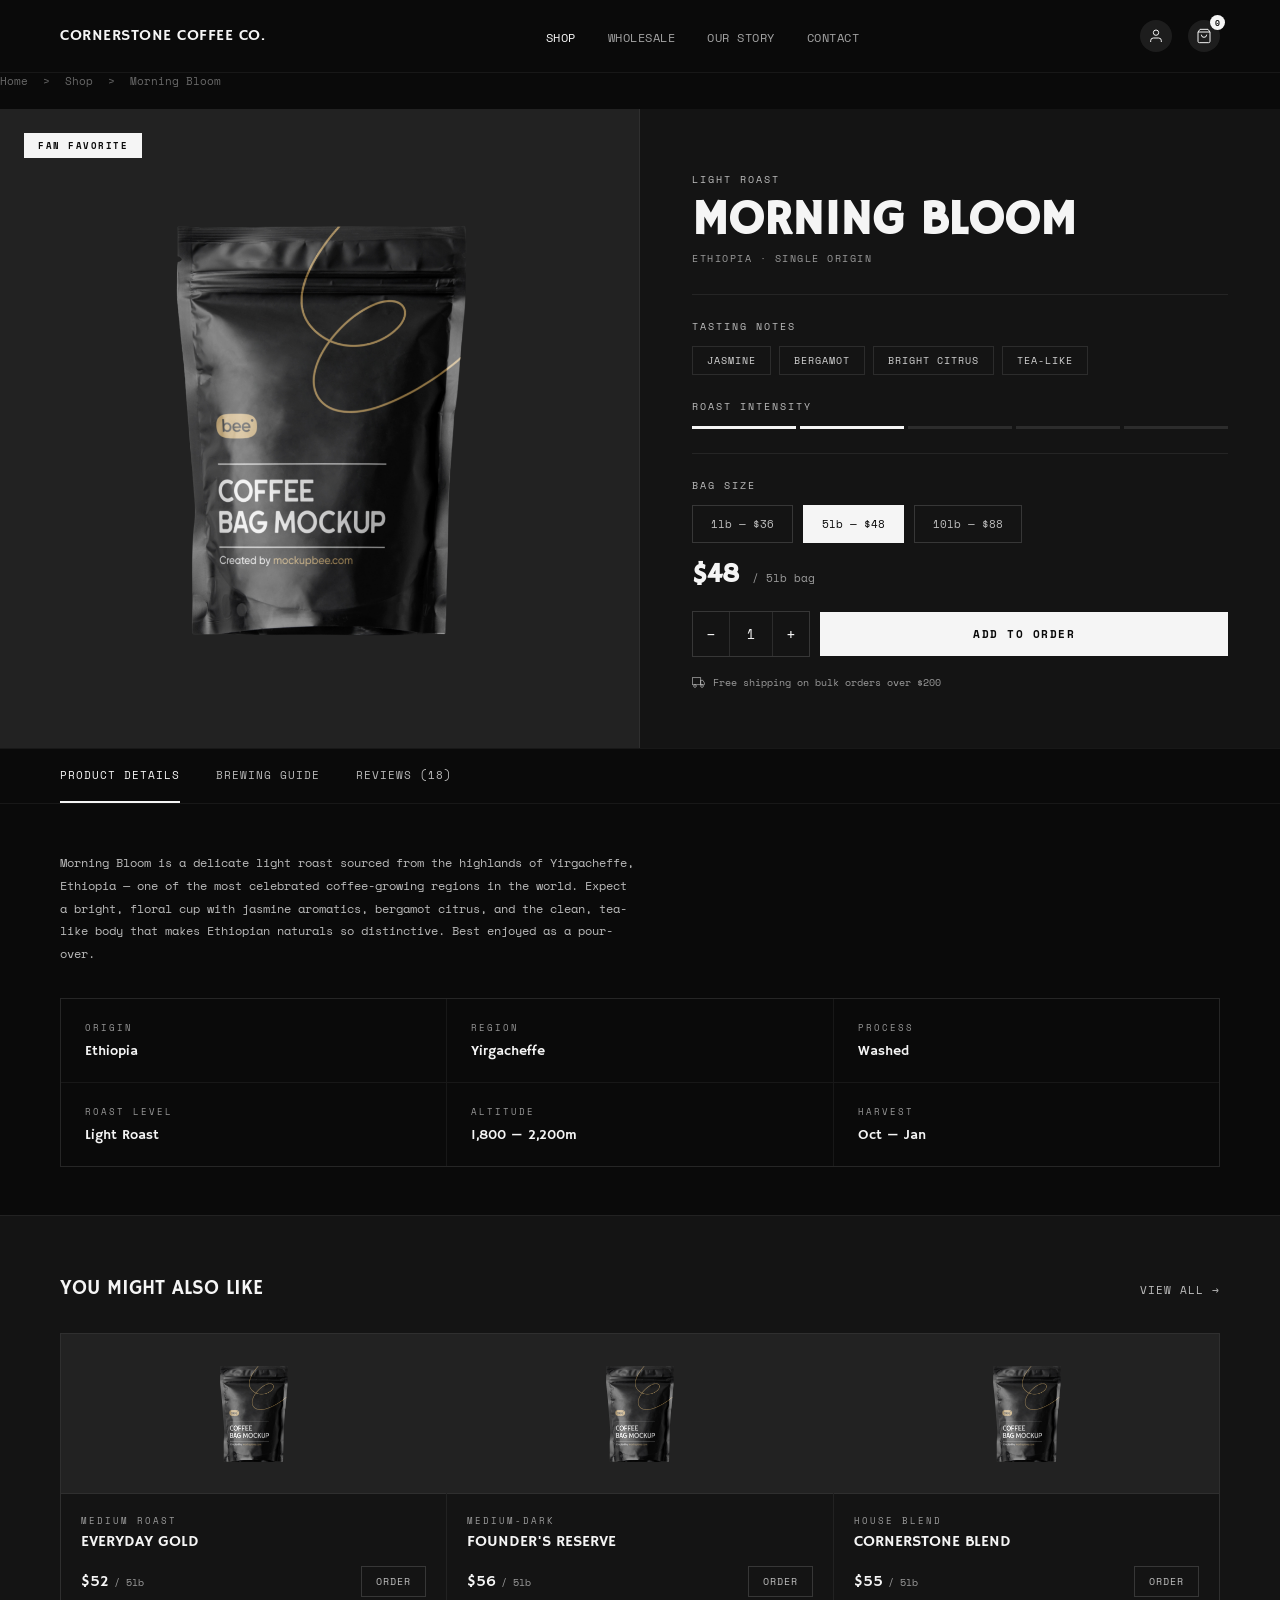
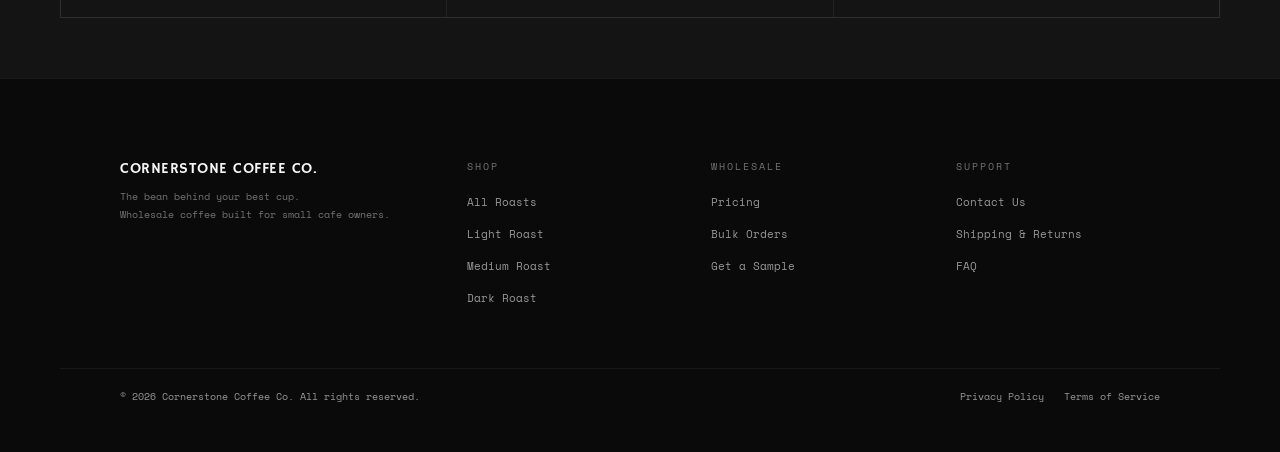
<file: product-morning-bloom.html>
<!DOCTYPE html>
<html lang="en">

<head>
  <meta charset="UTF-8" />
  <meta name="viewport" content="width=device-width, initial-scale=1.0" />
  <title>Morning Bloom &mdash; Cornerstone Coffee Co.</title>
  <link
    href="https://fonts.googleapis.com/css2?family=Hammersmith+One&family=Space+Mono:ital,wght@0,400;0,700;1,400&display=swap"
    rel="stylesheet" />
  <link rel="stylesheet" href="styles.css" />
  <style>
    .btn-primary {
      background: var(--white);
      color: var(--black);
      border: none;
      font-family: 'Space Mono', monospace;
      font-size: 11px;
      font-weight: 700;
      letter-spacing: 1.5px;
      text-transform: uppercase;
      padding: 13px 28px;
      cursor: pointer;
      transition: background 0.2s;
      text-decoration: none;
      display: inline-block;
    }

    .btn-primary:hover {
      background: var(--white-dark);
    }

    .product-main {
      display: grid;
      grid-template-columns: 1fr 1fr;
      min-height: 600px;
    }

    .product-gallery {
      background: var(--black-light);
      border-right: 1px solid rgba(255, 255, 255, 0.06);
      position: relative;
      min-height: 600px;
      display: flex;
      align-items: center;
      justify-content: center;
    }

    .product-info {
      box-sizing: border-box;
    }

    .photo-placeholder {
      position: absolute;
      inset: 0;
      display: flex;
      flex-direction: column;
      align-items: center;
      justify-content: center;
      gap: 10px;
    }

    .photo-placeholder .ph-icon {
      font-size: 64px;
      opacity: 0.08;
    }

    .photo-placeholder span {
      font-size: 10px;
      letter-spacing: 1px;
      text-transform: uppercase;
      color: rgba(245, 245, 245, 0.6);
    }

    .product-gallery img {
      width: 100%;
      height: 100%;
      min-height: 600px;
      object-fit: contain;
      padding: 48px;
      box-sizing: border-box;
      display: block;
    }

    .product-badge {
      position: absolute;
      top: 24px;
      left: 24px;
      z-index: 2;
      background: var(--white);
      color: var(--black);
      font-size: 9px;
      font-weight: 700;
      letter-spacing: 1.5px;
      text-transform: uppercase;
      padding: 6px 14px;
      font-family: 'Space Mono', monospace;
    }

    .product-info {
      padding: 52px 52px 48px;
      background: var(--black-mid);
      display: flex;
      flex-direction: column;
      justify-content: center;
    }

    .product-roast {
      font-size: 10px;
      letter-spacing: 2px;
      text-transform: uppercase;
      color: rgba(245, 245, 245, 0.75);
      margin-bottom: 10px;
    }

    .product-name {
      font-family: 'Hammersmith One', sans-serif;
      font-size: 48px;
      text-transform: uppercase;
      color: var(--white);
      line-height: 1;
      margin-bottom: 6px;
    }

    .product-origin {
      font-size: 10px;
      letter-spacing: 1.5px;
      text-transform: uppercase;
      color: rgba(245, 245, 245, 0.6);
      margin-bottom: 28px;
    }

    .divider {
      border: none;
      border-top: 1px solid rgba(255, 255, 255, 0.07);
      margin-bottom: 24px;
    }

    .info-label {
      font-size: 10px;
      letter-spacing: 2px;
      text-transform: uppercase;
      color: rgba(245, 245, 245, 0.75);
      margin-bottom: 12px;
    }

    .flavor-tags {
      display: flex;
      gap: 8px;
      flex-wrap: wrap;
      margin-bottom: 24px;
    }

    .flavor-tag {
      border: 1px solid rgba(255, 255, 255, 0.1);
      color: rgba(245, 245, 245, 0.85);
      font-size: 10px;
      letter-spacing: 1px;
      text-transform: uppercase;
      padding: 6px 14px;
    }

    .roast-bar {
      display: flex;
      gap: 4px;
      margin-bottom: 24px;
    }

    .roast-seg {
      height: 3px;
      flex: 1;
      background: rgba(255, 255, 255, 0.1);
    }

    .roast-seg.on {
      background: var(--white);
    }

    .size-opts {
      display: flex;
      gap: 10px;
      margin-bottom: 16px;
    }

    .size-btn {
      background: transparent;
      border: 1px solid rgba(255, 255, 255, 0.15);
      color: rgba(245, 245, 245, 0.75);
      padding: 10px 18px;
      font-size: 11px;
      font-family: 'Space Mono', monospace;
      cursor: pointer;
      transition: all 0.2s;
    }

    .size-btn:hover {
      border-color: var(--white);
      color: var(--white);
    }

    .size-btn.active {
      background: var(--white);
      color: var(--black);
      border-color: var(--white);
    }

    .price-line {
      font-size: 11px;
      color: rgba(245, 245, 245, 0.6);
      margin-bottom: 20px;
    }

    .price-line strong {
      font-family: 'Hammersmith One', sans-serif;
      font-size: 26px;
      color: var(--white);
      margin-right: 6px;
    }

    .purchase-row {
      display: flex;
      gap: 10px;
      align-items: center;
      margin-bottom: 18px;
    }

    .qty-wrap {
      display: flex;
      border: 1px solid rgba(255, 255, 255, 0.15);
    }

    .qty-btn {
      background: transparent;
      border: none;
      color: var(--white);
      width: 36px;
      height: 44px;
      font-size: 16px;
      font-family: 'Space Mono', monospace;
      cursor: pointer;
      transition: background 0.2s;
    }

    .qty-btn:hover {
      background: rgba(255, 255, 255, 0.07);
    }

    .qty-num {
      width: 44px;
      height: 44px;
      display: flex;
      align-items: center;
      justify-content: center;
      font-size: 13px;
      border-left: 1px solid rgba(255, 255, 255, 0.1);
      border-right: 1px solid rgba(255, 255, 255, 0.1);
    }

    .btn-add {
      flex: 1;
      background: var(--white);
      color: var(--black);
      border: none;
      height: 44px;
      font-size: 11px;
      font-weight: 700;
      letter-spacing: 1.5px;
      text-transform: uppercase;
      font-family: 'Space Mono', monospace;
      cursor: pointer;
      transition: background 0.2s;
    }

    .btn-add:hover {
      background: var(--white-dark);
    }

    .shipping-note {
      font-size: 10px;
      color: rgba(245, 245, 245, 0.6);
      display: flex;
      align-items: center;
      gap: 8px;
    }

    .product-tabs {
      border-top: 1px solid rgba(255, 255, 255, 0.06);
    }

    .tabs-nav {
      display: flex;
      border-bottom: 1px solid rgba(255, 255, 255, 0.06);
      padding: 0 60px;
    }

    .tab-btn {
      background: transparent;
      border: none;
      border-bottom: 2px solid transparent;
      color: rgba(245, 245, 245, 0.75);
      padding: 18px 0;
      margin-right: 36px;
      font-size: 11px;
      letter-spacing: 1px;
      text-transform: uppercase;
      font-family: 'Space Mono', monospace;
      cursor: pointer;
      transition: all 0.2s;
    }

    .tab-btn:hover {
      color: var(--white);
    }

    .tab-btn.active {
      color: var(--white);
      border-bottom-color: var(--white);
    }

    .tab-panel {
      display: none;
      padding: 48px 60px;
    }

    .tab-panel p {
      font-size: 12px;
      line-height: 1.9;
      color: rgba(245, 245, 245, 0.75);
      max-width: 580px;
    }

    .detail-grid {
      display: grid;
      grid-template-columns: repeat(3, 1fr);
      gap: 1px;
      background: rgba(255, 255, 255, 0.06);
      border: 1px solid rgba(255, 255, 255, 0.06);
      margin-top: 32px;
    }

    .detail-item {
      background: var(--black);
      padding: 22px 24px;
    }

    .detail-label {
      font-size: 9px;
      letter-spacing: 2px;
      text-transform: uppercase;
      color: rgba(245, 245, 245, 0.6);
      margin-bottom: 8px;
    }

    .detail-value {
      font-family: 'Hammersmith One', sans-serif;
      font-size: 14px;
      color: var(--white);
    }

    .related-section {
      padding: 60px 60px;
      border-top: 1px solid rgba(255, 255, 255, 0.06);
      background: var(--black-mid);
    }

    .related-header {
      display: flex;
      justify-content: space-between;
      align-items: baseline;
      margin-bottom: 32px;
    }

    .related-title {
      font-family: 'Hammersmith One', sans-serif;
      font-size: 20px;
      text-transform: uppercase;
      color: var(--white);
    }

    .related-link {
      font-size: 11px;
      color: rgba(245, 245, 245, 0.75);
      text-decoration: none;
      letter-spacing: 1px;
      text-transform: uppercase;
    }

    .related-link:hover {
      color: var(--white);
    }

    .related-grid {
      display: grid;
      grid-template-columns: repeat(3, 1fr);
      gap: 1px;
      background: rgba(255, 255, 255, 0.06);
      border: 1px solid rgba(255, 255, 255, 0.06);
    }

    .related-card {
      background: var(--black-mid);
      cursor: pointer;
      transition: background 0.2s;
    }

    .related-card:hover {
      background: var(--black-light);
    }

    .related-card-img {
      height: 160px;
      border-bottom: 1px solid rgba(255, 255, 255, 0.06);
      overflow: hidden;
      background: var(--black-light);
    }

    .related-card-img img {
      width: 100%;
      height: 100%;
      object-fit: contain;
      padding: 16px;
      box-sizing: border-box;
      display: block;
    }

    .rc-light {
      background: #181810;
    }

    .rc-medium {
      background: #141410;
    }

    .rc-dark {
      background: #0e0e0e;
    }

    .rc-blend {
      background: #121212;
    }

    .related-body {
      padding: 20px;
    }

    .related-roast {
      font-size: 9px;
      letter-spacing: 2px;
      text-transform: uppercase;
      color: rgba(245, 245, 245, 0.6);
      margin-bottom: 5px;
    }

    .related-name {
      font-family: 'Hammersmith One', sans-serif;
      font-size: 16px;
      text-transform: uppercase;
      color: var(--white);
      margin-bottom: 14px;
    }

    .related-footer {
      display: flex;
      justify-content: space-between;
      align-items: center;
    }

    .related-price {
      font-family: 'Hammersmith One', sans-serif;
      font-size: 15px;
      color: var(--white);
    }

    .related-price span {
      font-family: 'Space Mono', monospace;
      font-size: 10px;
      color: rgba(245, 245, 245, 0.6);
    }

    .btn-related {
      background: transparent;
      border: 1px solid rgba(255, 255, 255, 0.15);
      color: rgba(245, 245, 245, 0.75);
      padding: 7px 14px;
      font-size: 10px;
      letter-spacing: 1px;
      text-transform: uppercase;
      font-family: 'Space Mono', monospace;
      cursor: pointer;
      transition: all 0.2s;
    }

    .btn-related:hover {
      background: var(--white);
      color: var(--black);
      border-color: var(--white);
    }

    footer {
      background: var(--black);
      border-top: 1px solid rgba(255, 255, 255, 0.06);
      padding: 28px 60px;
    }

    .footer-row {
      display: flex;
      justify-content: space-between;
      align-items: center;
    }

    .footer-logo {
      font-family: 'Hammersmith One', sans-serif;
      font-size: 13px;
      color: var(--white);
      text-transform: uppercase;
      letter-spacing: 0.5px;
    }

    .footer-copy {
      font-size: 10px;
      color: rgba(245, 245, 245, 0.6);
    }

    .footer-legal {
      display: flex;
      gap: 20px;
    }

    .footer-legal a {
      font-size: 10px;
      color: rgba(245, 245, 245, 0.6);
      text-decoration: none;
    }

    .footer-legal a:hover {
      color: rgba(245, 245, 245, 0.85);
    }

    .tab-panel.active {
      display: block;
    }
  </style>
</head>

<body>

  <nav>
    <a href="index.html" class="nav-logo">Cornerstone Coffee Co.</a>
    <ul class="nav-links">
      <li><a href="shop.html" class="active">Shop</a></li>
      <li><a href="wholesale.html">Wholesale</a></li>
      <li><a href="our-story.html">Our Story</a></li>
      <li><a href="contact.html">Contact</a></li>
    </ul>
    <div class="nav-icons">
      <a href="auth.html" class="nav-icon-btn" id="nav-profile-btn">
        <svg width="16" height="16" fill="none" viewBox="0 0 24 24" stroke="#f5f5f5" stroke-width="1.5">
          <path d="M20 21v-2a4 4 0 0 0-4-4H8a4 4 0 0 0-4 4v2" />
          <circle cx="12" cy="7" r="4" />
        </svg>
      </a>
      <a href="cart.html" class="nav-icon-btn">
        <svg width="16" height="16" fill="none" viewBox="0 0 24 24" stroke="#f5f5f5" stroke-width="1.5">
          <path d="M6 2L3 6v14a2 2 0 0 0 2 2h14a2 2 0 0 0 2-2V6l-3-4z" />
          <line x1="3" y1="6" x2="21" y2="6" />
          <path d="M16 10a4 4 0 0 1-8 0" />
        </svg>
        <div class="cart-count" id="cart-count">0</div>
      </a>
    </div>
  </nav>

  <div class="breadcrumb">
    <a href="index.html">Home</a>
    <span>></span>
    <a href="shop.html">Shop</a>
    <span>></span>
    Morning Bloom
  </div>

  <div class="product-main">
    <div class="product-gallery">
      <div class="product-badge">Fan Favorite</div>
      <img src="images/coffee-mockup.png" alt="Coffee Bag">
    </div>

    <div class="product-info">
      <div class="product-roast">Light Roast</div>
      <h1 class="product-name">Morning Bloom</h1>
      <div class="product-origin">Ethiopia · Single Origin</div>
      <hr class="divider">
      <div class="info-label">Tasting Notes</div>
      <div class="flavor-tags">
        <div class="flavor-tag">Jasmine</div>
        <div class="flavor-tag">Bergamot</div>
        <div class="flavor-tag">Bright Citrus</div>
        <div class="flavor-tag">Tea-Like</div>
      </div>
      <div class="info-label">Roast Intensity</div>
      <div class="roast-bar">
        <div class="roast-seg on"></div>
        <div class="roast-seg on"></div>
        <div class="roast-seg"></div>
        <div class="roast-seg"></div>
        <div class="roast-seg"></div>
      </div>
      <hr class="divider">
      <div class="info-label">Bag Size</div>
      <div class="size-opts">
        <button class="size-btn" onclick="selectSize(this, 36, '1lb')">1lb — $36</button>
        <button class="size-btn active" onclick="selectSize(this, 48, '5lb')">5lb — $48</button>
        <button class="size-btn" onclick="selectSize(this, 88, '10lb')">10lb — $88</button>
      </div>
      <div class="price-line">
        <strong id="price-display">$48</strong>
        <span id="size-display">/ 5lb bag</span>
      </div>
      <div class="purchase-row">
        <div class="qty-wrap">
          <button class="qty-btn" onclick="changeQty(-1)">−</button>
          <div class="qty-num" id="qty-num">1</div>
          <button class="qty-btn" onclick="changeQty(1)">+</button>
        </div>
        <button class="btn-add" id="add-btn" onclick="addToCart()">Add to Order</button>
      </div>
      <div class="shipping-note">
        <svg width="13" height="13" fill="none" viewBox="0 0 24 24" stroke="currentColor" stroke-width="1.5">
          <rect x="1" y="3" width="15" height="13" />
          <path d="M16 8h4l3 5v3h-7V8z" />
          <circle cx="5.5" cy="18.5" r="2.5" />
          <circle cx="18.5" cy="18.5" r="2.5" />
        </svg>
        Free shipping on bulk orders over $200
      </div>
    </div>
  </div>

  <div class="product-tabs">
    <div class="tabs-nav">
      <button class="tab-btn active" onclick="switchTab('details', this)">Product Details</button>
      <button class="tab-btn" onclick="switchTab('brewing', this)">Brewing Guide</button>
      <button class="tab-btn" onclick="switchTab('reviews', this)">Reviews (18)</button>
    </div>

    <div class="tab-panel active" id="tab-details">
      <p>Morning Bloom is a delicate light roast sourced from the highlands of Yirgacheffe, Ethiopia — one of the most
        celebrated coffee-growing regions in the world. Expect a bright, floral cup with jasmine aromatics, bergamot
        citrus, and the clean, tea-like body that makes Ethiopian naturals so distinctive. Best enjoyed as a pour-over.
      </p>
      <div class="detail-grid">
        <div class="detail-item">
          <div class="detail-label">Origin</div>
          <div class="detail-value">Ethiopia</div>
        </div>
        <div class="detail-item">
          <div class="detail-label">Region</div>
          <div class="detail-value">Yirgacheffe</div>
        </div>
        <div class="detail-item">
          <div class="detail-label">Process</div>
          <div class="detail-value">Washed</div>
        </div>
        <div class="detail-item">
          <div class="detail-label">Roast Level</div>
          <div class="detail-value">Light Roast</div>
        </div>
        <div class="detail-item">
          <div class="detail-label">Altitude</div>
          <div class="detail-value">1,800 &mdash; 2,200m</div>
        </div>
        <div class="detail-item">
          <div class="detail-label">Harvest</div>
          <div class="detail-value">Oct &mdash; Jan</div>
        </div>
      </div>
    </div>

    <div class="tab-panel" id="tab-brewing">
      <p>Morning Bloom shines brightest as a pour-over or Chemex. Use a medium-light grind, water at 93&mdash;95°C, and a 1:16
        ratio. Bloom the grounds for 30 seconds before your main pour. Avoid espresso — the high heat can flatten the
        florals.</p>
      <div class="detail-grid">
        <div class="detail-item">
          <div class="detail-label">Best For</div>
          <div class="detail-value">Pour Over · Chemex</div>
        </div>
        <div class="detail-item">
          <div class="detail-label">Grind</div>
          <div class="detail-value">Medium-Light</div>
        </div>
        <div class="detail-item">
          <div class="detail-label">Water Temp</div>
          <div class="detail-value">93 &mdash; 95°C</div>
        </div>
        <div class="detail-item">
          <div class="detail-label">Ratio</div>
          <div class="detail-value">1g : 16ml</div>
        </div>
        <div class="detail-item">
          <div class="detail-label">Brew Time</div>
          <div class="detail-value">3 &mdash; 3.5 min</div>
        </div>
        <div class="detail-item">
          <div class="detail-label">Espresso</div>
          <div class="detail-value">Not Recommended</div>
        </div>
      </div>
    </div>

    <div class="tab-panel" id="tab-reviews">
      <p
        style="color:rgba(245,245,245,0.6);font-size:10px;letter-spacing:1px;text-transform:uppercase;margin-bottom:28px;">
        4.8 average · 18 reviews</p>
      <p>"Best light roast I've ever served. Guests ask about it every day." — <strong style="color:var(--white)">Priya
          S., Sunlit Coffee</strong></p><br>
      <p>"The jasmine comes through even in a standard drip. Remarkable." — <strong style="color:var(--white)">Eli T.,
          Foliage Café</strong></p><br>
      <p>"Delicate but not weak. My morning regulars are obsessed." — <strong style="color:var(--white)">Carmen L.,
          Bloom & Grind</strong></p><br>
    </div>
  </div>

  <div class="related-section">
    <div class="related-header">
      <div class="related-title">You Might Also Like</div>
      <a href="shop.html" class="related-link">View All →</a>
    </div>
    <div class="related-grid">
      <div class="related-card" onclick="window.location='product-everyday-gold.html'">
        <div class="related-card-img"><img src="images/coffee-mockup.png" alt="Coffee Bag"></div>
        <div class="related-body">
          <div class="related-roast">Medium Roast</div>
          <div class="related-name">Everyday Gold</div>
          <div class="related-footer">
            <div class="related-price">$52 <span>/ 5lb</span></div>
            <button class="btn-related" onclick="window.location='product-everyday-gold.html'">Order</button>
          </div>
        </div>
      </div>
      <div class="related-card" onclick="window.location='product-founders-reserve.html'">
        <div class="related-card-img"><img src="images/coffee-mockup.png" alt="Coffee Bag"></div>
        <div class="related-body">
          <div class="related-roast">Medium-Dark</div>
          <div class="related-name">Founder's Reserve</div>
          <div class="related-footer">
            <div class="related-price">$56 <span>/ 5lb</span></div>
            <button class="btn-related" onclick="window.location='product-founders-reserve.html'">Order</button>
          </div>
        </div>
      </div>
      <div class="related-card" onclick="window.location='product-cornerstone-blend.html'">
        <div class="related-card-img"><img src="images/coffee-mockup.png" alt="Coffee Bag"></div>
        <div class="related-body">
          <div class="related-roast">House Blend</div>
          <div class="related-name">Cornerstone Blend</div>
          <div class="related-footer">
            <div class="related-price">$55 <span>/ 5lb</span></div>
            <button class="btn-related" onclick="window.location='product-cornerstone-blend.html'">Order</button>
          </div>
        </div>
      </div>
    </div>
  </div>

  <footer class="footer">
    <div class="footer-top">
      <div>
        <div class="footer-brand">Cornerstone Coffee Co.</div>
        <p class="footer-tagline">The bean behind your best cup.<br>Wholesale coffee built for small cafe owners.</p>
      </div>
      <div class="footer-col">
        <div class="footer-col-title">Shop</div>
        <ul>
          <li><a href="shop.html">All Roasts</a></li>
          <li><a href="shop.html">Light Roast</a></li>
          <li><a href="shop.html">Medium Roast</a></li>
          <li><a href="shop.html">Dark Roast</a></li>
        </ul>
      </div>
      <div class="footer-col">
        <div class="footer-col-title">Wholesale</div>
        <ul>
          <li><a href="wholesale.html">Pricing</a></li>
          <li><a href="wholesale.html">Bulk Orders</a></li>
          <li><a href="wholesale.html">Get a Sample</a></li>
        </ul>
      </div>
      <div class="footer-col">
        <div class="footer-col-title">Support</div>
        <ul>
          <li><a href="contact.html">Contact Us</a></li>
          <li><a href="wholesale.html">Shipping &amp; Returns</a></li>
          <li><a href="contact.html">FAQ</a></li>
        </ul>
      </div>
    </div>
    <div class="footer-bottom">
      <span class="footer-copy">© 2026 Cornerstone Coffee Co. All rights reserved.</span>
      <div class="footer-legal"><a href="#">Privacy Policy</a><a href="#">Terms of Service</a></div>
    </div>
  </footer>

  <script>
    var qty = 1;
    var currentPrice = 48;
    var currentSize = '5lb';

    function changeQty(dir) {
      qty = Math.max(1, qty + dir);
      document.getElementById('qty-num').textContent = qty;
    }

    function selectSize(btn, price, size) {
      var sizeBtns = document.getElementsByClassName('size-btn');
      for (var i = 0; i < sizeBtns.length; i++) {
        sizeBtns[i].classList.remove('active');
      }
      btn.classList.add('active');
      currentPrice = price;
      currentSize = size;
      document.getElementById('price-display').textContent = '$' + price;
      document.getElementById('size-display').textContent = '/ ' + size + ' bag';
    }

    function switchTab(id, btn) {
      document.getElementById('tab-details').classList.remove('active');
      document.getElementById('tab-brewing').classList.remove('active');
      document.getElementById('tab-reviews').classList.remove('active');
      var tabBtns = document.getElementsByClassName('tab-btn');
      for (var i = 0; i < tabBtns.length; i++) {
        tabBtns[i].classList.remove('active');
      }
      document.getElementById('tab-' + id).classList.add('active');
      btn.classList.add('active');
    }

    // add to cart — saves to localStorage so cart.html can read it
    function addToCart() {
      var btn = document.getElementById('add-btn');
      var countEl = document.getElementById('cart-count');

      // build cart item
      var cartItem = {
        name: 'Morning Bloom',
        roast: 'Light Roast',
        origin: 'Ethiopia',
        size: currentSize,
        price: currentPrice,
        qty: qty
      };

      // load existing cart, check if same product+size already in cart
      var cart = JSON.parse(localStorage.getItem('cc_cart') || '[]');
      var existing = cart.findIndex(function (i) { return i.name === cartItem.name && i.size === cartItem.size; });
      if (existing !== -1) {
        cart[existing].qty += qty;
      } else {
        cart.push(cartItem);
      }
      localStorage.setItem('cc_cart', JSON.stringify(cart));

      // update nav count
      var totalQty = cart.reduce(function (sum, i) { return sum + i.qty; }, 0);
      countEl.textContent = totalQty;

      // button feedback
      btn.textContent = 'Added';
      btn.style.background = '#333';
      btn.style.color = '#f5f5f5';
      setTimeout(function () {
        btn.textContent = 'Add to Order';
        btn.style.background = '';
        btn.style.color = '';
      }, 2000);
    }

    // update nav cart count on page load
    var _cart = JSON.parse(localStorage.getItem('cc_cart') || '[]');
    var _qty = _cart.reduce(function (sum, i) { return sum + i.qty; }, 0);
    document.getElementById('cart-count').textContent = _qty;
  </script>
  <script>
    (function () {
      var cart = JSON.parse(localStorage.getItem('cc_cart') || '[]');
      var qty = cart.reduce(function (s, i) { return s + i.qty; }, 0);
      var el = document.getElementById('cart-count');
      if (el) el.textContent = qty;
      if (localStorage.getItem('cc_user')) {
        var btn = document.getElementById('nav-profile-btn');
        if (btn) btn.href = 'profile.html';
      }
    })();
  </script>
</body>

</html>
</file>
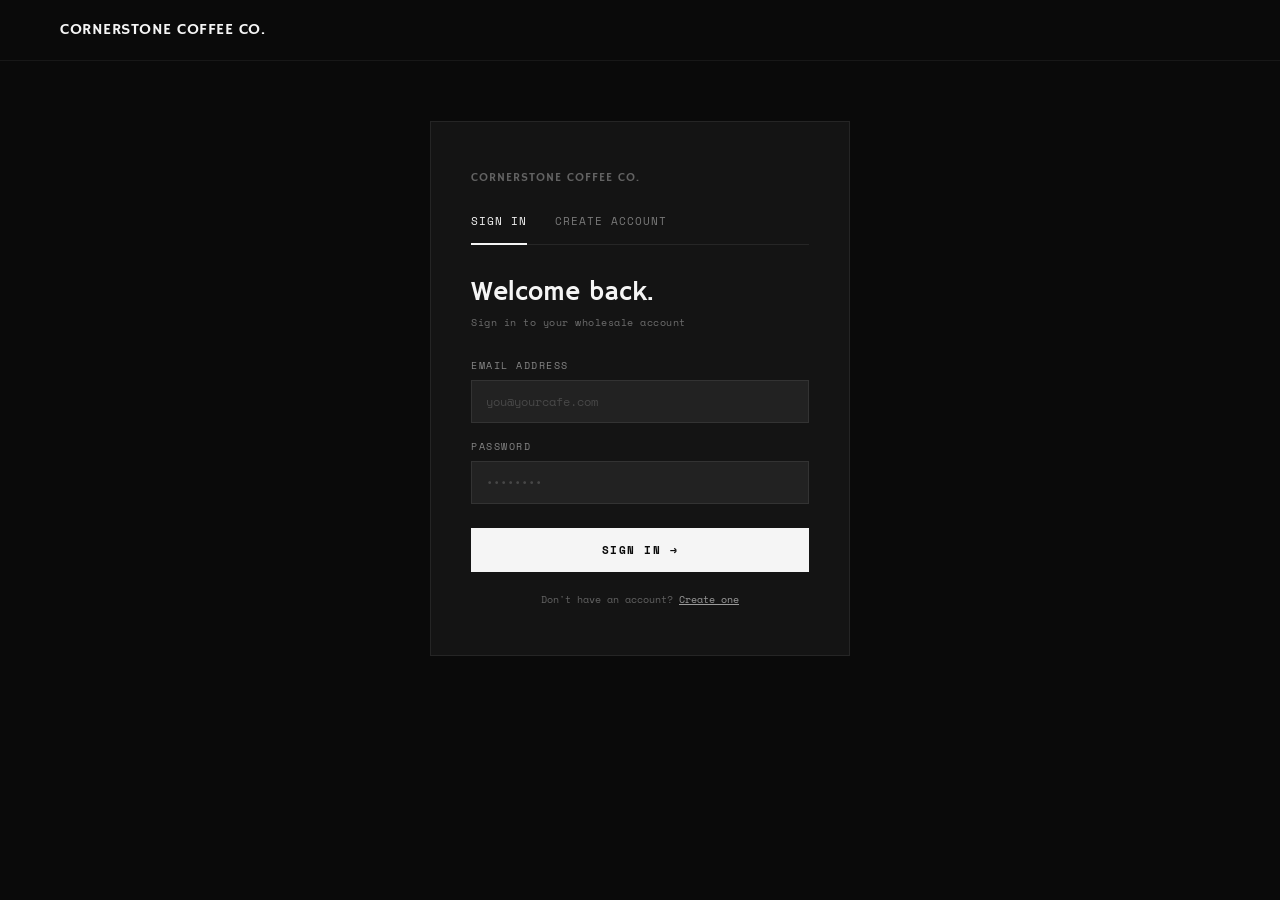
<file: profile.html>
<!DOCTYPE html>
<html lang="en">

<head>
  <meta charset="UTF-8" />
  <meta name="viewport" content="width=device-width, initial-scale=1.0" />
  <title>My Account &ndash; Cornerstone Coffee Co.</title>
  <link
    href="https://fonts.googleapis.com/css2?family=Hammersmith+One&family=Space+Mono:ital,wght@0,400;0,700;1,400&display=swap"
    rel="stylesheet" />
  <link rel="stylesheet" href="styles.css" />
  <style>
    .btn-primary {
      background: var(--white);
      color: var(--black);
      border: none;
      font-family: 'Space Mono', monospace;
      font-size: 11px;
      font-weight: 700;
      letter-spacing: 1.5px;
      text-transform: uppercase;
      padding: 13px 28px;
      cursor: pointer;
      transition: background 0.2s;
      text-decoration: none;
      display: inline-block;
    }

    .btn-primary:hover {
      background: var(--white-dark);
    }

    /* NAV */
    /* LAYOUT */
    .page-wrap {
      max-width: 1040px;
      margin: 0 auto;
      padding: 52px 40px;
      display: grid;
      grid-template-columns: 220px 1fr;
      gap: 48px;
    }

    /* SIDEBAR */
    .profile-avatar {
      width: 68px;
      height: 68px;
      border-radius: 50%;
      background: var(--black-light);
      border: 1px solid rgba(255, 255, 255, 0.1);
      display: flex;
      align-items: center;
      justify-content: center;
      font-family: 'Hammersmith One', sans-serif;
      font-size: 22px;
      color: var(--white);
      margin-bottom: 14px;
    }

    .sidebar-name {
      font-family: 'Hammersmith One', sans-serif;
      font-size: 16px;
      color: var(--white);
      margin-bottom: 3px;
    }

    .sidebar-email {
      font-size: 10px;
      color: rgba(245, 245, 245, 0.45);
      margin-bottom: 6px;
    }

    .sidebar-cafe {
      font-size: 10px;
      color: rgba(245, 245, 245, 0.45);
      margin-bottom: 20px;
    }

    .tier-badge {
      display: inline-block;
      background: var(--black-light);
      border: 1px solid rgba(255, 255, 255, 0.1);
      font-size: 9px;
      letter-spacing: 1.5px;
      text-transform: uppercase;
      color: rgba(245, 245, 245, 0.7);
      padding: 5px 12px;
      margin-bottom: 28px;
    }

    /* sidebar navigation links for switching between profile sections */
    .sidebar-nav {
      list-style: none;
      border-top: 1px solid rgba(255, 255, 255, 0.06);
      padding-top: 20px;
    }

    .sidebar-nav li {
      margin-bottom: 2px;
    }

    .sidebar-nav a {
      display: block;
      padding: 9px 0;
      font-size: 11px;
      letter-spacing: 0.5px;
      text-transform: uppercase;
      text-decoration: none;
      color: rgba(245, 245, 245, 0.5);
      cursor: pointer;
      transition: color 0.2s;
      border-left: 2px solid transparent;
      padding-left: 12px;
    }

    .sidebar-nav a:hover {
      color: var(--white);
    }

    .sidebar-nav a.active {
      color: var(--white);
      border-left-color: var(--white);
    }

    .btn-signout {
      margin-top: 28px;
      background: transparent;
      border: 1px solid rgba(255, 255, 255, 0.1);
      color: rgba(245, 245, 245, 0.45);
      font-family: 'Space Mono', monospace;
      font-size: 10px;
      letter-spacing: 1px;
      text-transform: uppercase;
      padding: 9px 16px;
      cursor: pointer;
      transition: all 0.2s;
      width: 100%;
    }

    .btn-signout:hover {
      border-color: rgba(255, 255, 255, 0.3);
      color: var(--white);
    }

    /* MAIN CONTENT */

    .tab-section {
      display: none;
    }

    .tab-section.active {
      display: block;
    }

    .section-title {
      font-family: 'Hammersmith One', sans-serif;
      font-size: 22px;
      text-transform: uppercase;
      color: var(--white);
      margin-bottom: 6px;
    }

    .section-sub {
      font-size: 10px;
      color: rgba(245, 245, 245, 0.4);
      letter-spacing: 0.5px;
      margin-bottom: 32px;
    }

    /* ORDERS */
    .orders-list {
      display: flex;
      flex-direction: column;
      gap: 1px;
    }

    .order-row {
      background: var(--black-mid);
      border: 1px solid rgba(255, 255, 255, 0.06);
      padding: 20px 24px;
      display: grid;
      grid-template-columns: 80px 1fr 1fr 90px 100px;
      align-items: center;
      gap: 16px;
    }

    .order-row.header {
      background: transparent;
      border-color: transparent;
      padding: 0 24px 10px;
    }

    .order-row.header span {
      font-size: 9px;
      letter-spacing: 2px;
      text-transform: uppercase;
      color: rgba(245, 245, 245, 0.35);
    }

    .order-id {
      font-size: 11px;
      color: var(--white);
      font-weight: 700;
    }

    .order-date {
      font-size: 11px;
      color: rgba(245, 245, 245, 0.55);
    }

    .order-items {
      font-size: 11px;
      color: rgba(245, 245, 245, 0.7);
    }

    .order-total {
      font-size: 12px;
      color: var(--white);
      font-family: 'Hammersmith One', sans-serif;
    }

    .order-status {
      font-size: 9px;
      letter-spacing: 1px;
      text-transform: uppercase;
      padding: 5px 10px;
      display: inline-block;
    }

    .status-delivered {
      background: rgba(80, 160, 80, 0.15);
      color: #80c880;
      border: 1px solid rgba(80, 160, 80, 0.2);
    }

    .status-processing {
      background: rgba(200, 160, 60, 0.15);
      color: #c8c060;
      border: 1px solid rgba(200, 160, 60, 0.2);
    }

    .status-shipped {
      background: rgba(80, 140, 200, 0.15);
      color: #80b0e0;
      border: 1px solid rgba(80, 140, 200, 0.2);
    }

    /* ORDER TRACKER */
    .order-card {
      background: var(--black-mid);
      border: 1px solid rgba(255, 255, 255, 0.07);
      margin-bottom: 12px;
      overflow: hidden;
    }

    .order-card-header {
      display: grid;
      grid-template-columns: 80px 1fr 1fr 90px 110px 40px;
      align-items: center;
      gap: 16px;
      padding: 18px 24px;
      cursor: pointer;
    }

    .order-card-header:hover {
      background: rgba(255, 255, 255, 0.02);
    }

    .order-card-body {
      display: none;
      padding: 0 24px 24px;
      border-top: 1px solid rgba(255, 255, 255, 0.06);
    }

    .order-card-body.open {
      display: block;
    }

    .order-toggle {
      font-size: 12px;
      color: rgba(245, 245, 245, 0.4);
      text-align: right;
    }

    /* TRACKER BAR */
    /* order tracker styles
       each step has a dot and a label, connected by a line
       the line turns white when that step is completed */
    .tracker-wrap {
      padding-top: 24px;
    }

    .tracker-label {
      font-size: 9px;
      letter-spacing: 2px;
      text-transform: uppercase;
      color: rgba(245, 245, 245, 0.4);
      margin-bottom: 16px;
    }

    .tracker-steps {
      display: flex;
      align-items: flex-start;
      gap: 0;
      margin-bottom: 20px;
    }

    .tracker-step {
      flex: 1;
      display: flex;
      flex-direction: column;
      align-items: center;
      position: relative;
    }

    .tracker-step:not(:last-child)::after {
      content: '';
      position: absolute;
      top: 14px;
      left: 50%;
      width: 100%;
      height: 1px;
      background: rgba(255, 255, 255, 0.1);
      z-index: 0;
    }

    .tracker-step.done:not(:last-child)::after {
      background: var(--white);
    }

    .tracker-dot {
      width: 28px;
      height: 28px;
      border-radius: 50%;
      border: 1px solid rgba(255, 255, 255, 0.15);
      background: var(--black-light);
      display: flex;
      align-items: center;
      justify-content: center;
      font-size: 11px;
      position: relative;
      z-index: 1;
      transition: all 0.3s;
    }

    .tracker-step.done .tracker-dot {
      background: var(--white);
      color: var(--black);
      border-color: var(--white);
    }

    .tracker-step.current .tracker-dot {
      border-color: var(--white);
      color: var(--white);
      box-shadow: 0 0 0 3px rgba(245, 245, 245, 0.1);
    }

    .tracker-step-name {
      font-size: 9px;
      letter-spacing: 1px;
      text-transform: uppercase;
      color: rgba(245, 245, 245, 0.35);
      margin-top: 8px;
      text-align: center;
    }

    .tracker-step.done .tracker-step-name,
    .tracker-step.current .tracker-step-name {
      color: rgba(245, 245, 245, 0.8);
    }

    .tracker-step-date {
      font-size: 9px;
      color: rgba(245, 245, 245, 0.3);
      margin-top: 3px;
      text-align: center;
    }

    .btn-advance {
      background: transparent;
      border: 1px solid rgba(255, 255, 255, 0.15);
      color: rgba(245, 245, 245, 0.7);
      font-family: 'Space Mono', monospace;
      font-size: 9px;
      letter-spacing: 1.5px;
      text-transform: uppercase;
      padding: 8px 18px;
      cursor: pointer;
      transition: all 0.2s;
    }

    .btn-advance:hover {
      border-color: var(--white);
      color: var(--white);
    }

    .btn-advance:disabled {
      opacity: 0.3;
      cursor: not-allowed;
    }

    .tracker-complete-msg {
      font-size: 10px;
      color: #80c880;
      letter-spacing: 0.5px;
      margin-top: 12px;
    }

    .tracker-status-note {
      font-size: 10px;
      color: rgba(245, 245, 245, 0.35);
      letter-spacing: 0.5px;
      margin-top: 12px;
    }

    .empty-orders {
      background: var(--black-mid);
      border: 1px solid rgba(255, 255, 255, 0.06);
      padding: 60px 40px;
      text-align: center;
    }

    .empty-orders p {
      font-size: 12px;
      color: rgba(245, 245, 245, 0.35);
      margin-bottom: 20px;
    }

    .btn-shop {
      display: inline-block;
      background: var(--white);
      color: var(--black);
      text-decoration: none;
      font-size: 10px;
      font-weight: 700;
      letter-spacing: 1.5px;
      text-transform: uppercase;
      padding: 11px 24px;
    }

    .btn-shop:hover {
      background: var(--white-dark);
    }

    /* EDIT PROFILE */
    .edit-grid {
      display: grid;
      grid-template-columns: 1fr 1fr;
      gap: 16px;
    }

    .edit-grid .full {
      grid-column: 1 / -1;
    }

    .field {
      margin-bottom: 0;
    }

    .field label {
      display: block;
      font-size: 10px;
      letter-spacing: 1.5px;
      text-transform: uppercase;
      color: rgba(245, 245, 245, 0.5);
      margin-bottom: 7px;
    }

    .field input {
      width: 100%;
      background: var(--black-light);
      border: 1px solid rgba(255, 255, 255, 0.08);
      color: var(--white);
      font-family: 'Space Mono', monospace;
      font-size: 12px;
      padding: 12px 14px;
      outline: none;
      transition: border-color 0.2s;
    }

    .field input:focus {
      border-color: rgba(245, 245, 245, 0.3);
    }

    .field input:disabled {
      opacity: 0.4;
      cursor: not-allowed;
    }

    .save-row {
      margin-top: 24px;
      display: flex;
      align-items: center;
      gap: 16px;
    }

    .btn-save {
      background: var(--white);
      color: var(--black);
      border: none;
      font-family: 'Space Mono', monospace;
      font-size: 10px;
      font-weight: 700;
      letter-spacing: 1.5px;
      text-transform: uppercase;
      padding: 12px 28px;
      cursor: pointer;
      transition: background 0.2s;
    }

    .btn-save:hover {
      background: var(--white-dark);
    }

    .save-confirm {
      font-size: 10px;
      color: #80c880;
      display: none;
    }

    .save-confirm.show {
      display: block;
    }

    .section-divider {
      border: none;
      border-top: 1px solid rgba(255, 255, 255, 0.06);
      margin: 36px 0;
    }

    .password-section .section-label {
      font-size: 13px;
      font-family: 'Hammersmith One', sans-serif;
      color: var(--white);
      margin-bottom: 16px;
    }
  </style>
</head>

<body>

  <nav>
    <a href="index.html" class="nav-logo">Cornerstone Coffee Co.</a>
    <ul class="nav-links">
      <li><a href="shop.html">Shop</a></li>
      <li><a href="wholesale.html">Wholesale</a></li>
      <li><a href="our-story.html">Our Story</a></li>
      <li><a href="contact.html">Contact</a></li>
    </ul>
    <div class="nav-icons">
      <a href="profile.html" class="nav-icon-btn" id="nav-profile-btn">
        <svg width="16" height="16" fill="none" viewBox="0 0 24 24" stroke="#f5f5f5" stroke-width="1.5">
          <path d="M20 21v-2a4 4 0 0 0-4-4H8a4 4 0 0 0-4 4v2" />
          <circle cx="12" cy="7" r="4" />
        </svg>
      </a>
      <a href="cart.html" class="nav-icon-btn">
        <svg width="16" height="16" fill="none" viewBox="0 0 24 24" stroke="#f5f5f5" stroke-width="1.5">
          <path d="M6 2L3 6v14a2 2 0 0 0 2 2h14a2 2 0 0 0 2-2V6l-3-4z" />
          <line x1="3" y1="6" x2="21" y2="6" />
          <path d="M16 10a4 4 0 0 1-8 0" />
        </svg>
        <div class="cart-count" id="cart-count">0</div>
      </a>
    </div>
  </nav>

  <div class="page-wrap">

    <!-- SIDEBAR -->
    <aside class="sidebar">
      <div class="profile-avatar" id="avatar-initials">?</div>
      <div class="sidebar-name" id="sidebar-name">&mdash;</div>
      <div class="sidebar-email" id="sidebar-email">&mdash;</div>
      <div class="sidebar-cafe" id="sidebar-cafe">&mdash;</div>
      <div class="tier-badge" id="sidebar-tier">Starter</div>

      <ul class="sidebar-nav">
        <li><a class="active" onclick="showSection('orders', this)">Order History</a></li>
        <li><a onclick="showSection('edit', this)">Edit Profile</a></li>
        <li><a onclick="showSection('settings', this)">Settings</a></li>
      </ul>

      <button class="btn-signout" onclick="signOut()">Sign Out</button>
    </aside>

    <!-- MAIN -->
    <main class="main-content">

      <!-- ORDERS -->
      <div class="tab-section active" id="section-orders">
        <div class="section-title">Order History</div>
        <div class="section-sub">Your past wholesale orders</div>
        <div id="orders-container"></div>
      </div>

      <!-- EDIT PROFILE -->
      <div class="tab-section" id="section-edit">
        <div class="section-title">Edit Profile</div>
        <div class="section-sub">Update your account details</div>

        <div class="edit-grid">
          <div class="field">
            <label>First Name</label>
            <input type="text" id="edit-first">
          </div>
          <div class="field">
            <label>Last Name</label>
            <input type="text" id="edit-last">
          </div>
          <div class="field full">
            <label>Email Address</label>
            <input type="email" id="edit-email">
          </div>
          <div class="field full">
            <label>Cafe / Business Name</label>
            <input type="text" id="edit-cafe">
          </div>
        </div>

        <div class="save-row">
          <button class="btn-save" onclick="saveProfile()">Save Changes</button>
          <span class="save-confirm" id="profile-saved">&#10003; Changes saved</span>
        </div>

        <hr class="section-divider">

        <div class="password-section">
          <div class="section-label">Change Password</div>
          <div class="edit-grid">
            <div class="field full">
              <label>Current Password</label>
              <input type="password" id="pw-current" placeholder="••••••••">
            </div>
            <div class="field">
              <label>New Password</label>
              <input type="password" id="pw-new" placeholder="Min. 6 characters">
            </div>
            <div class="field">
              <label>Confirm New Password</label>
              <input type="password" id="pw-confirm" placeholder="••••••••">
            </div>
          </div>
          <div class="save-row">
            <button class="btn-save" onclick="changePassword()">Update Password</button>
            <span class="save-confirm" id="pw-saved">&#10003; Password updated</span>
            <span class="save-confirm" id="pw-error" style="color:#e07070;"></span>
          </div>
        </div>
      </div>

      <!-- SETTINGS -->
      <div class="tab-section" id="section-settings">
        <div class="section-title">Settings</div>
        <div class="section-sub">Manage your account preferences</div>

        <div
          style="background:var(--black-mid);border:1px solid rgba(255,255,255,0.06);padding:28px 24px;margin-bottom:1px;">
          <div style="font-size:11px;color:var(--white);margin-bottom:4px;">Email Notifications</div>
          <div style="font-size:10px;color:rgba(245,245,245,0.45);margin-bottom:14px;">Receive order updates and restock
            reminders</div>
          <label
            style="display:flex;align-items:center;gap:10px;cursor:pointer;font-size:11px;color:rgba(245,245,245,0.7);">
            <input type="checkbox" id="notif-orders" checked style="accent-color:var(--white);width:14px;height:14px;">
            Order confirmations and shipping updates
          </label>
        </div>

        <div
          style="background:var(--black-mid);border:1px solid rgba(255,255,255,0.06);border-top:none;padding:28px 24px;margin-bottom:1px;">
          <div style="font-size:11px;color:var(--white);margin-bottom:4px;">Restock Reminders</div>
          <div style="font-size:10px;color:rgba(245,245,245,0.45);margin-bottom:14px;">Get notified when it's time to
            reorder</div>
          <label
            style="display:flex;align-items:center;gap:10px;cursor:pointer;font-size:11px;color:rgba(245,245,245,0.7);">
            <input type="checkbox" id="notif-restock" checked style="accent-color:var(--white);width:14px;height:14px;">
            Send me restock reminders every 30 days
          </label>
        </div>

        <div
          style="background:var(--black-mid);border:1px solid rgba(255,255,255,0.06);border-top:none;padding:28px 24px;">
          <div style="font-size:11px;color:#e07070;margin-bottom:4px;">Delete Account</div>
          <div style="font-size:10px;color:rgba(245,245,245,0.45);margin-bottom:14px;">This will permanently remove your
            account and all data</div>
          <button onclick="deleteAccount()"
            style="background:transparent;border:1px solid rgba(200,80,80,0.3);color:#e07070;font-family:'Space Mono',monospace;font-size:10px;letter-spacing:1px;text-transform:uppercase;padding:9px 18px;cursor:pointer;">Delete
            My Account</button>
        </div>
      </div>

    </main>
  </div>

  <script>
    // redirect if not logged in
    var userData = localStorage.getItem('cc_user');
    if (!userData) {
      window.location.href = 'auth.html';
      throw new Error('Not logged in'); // stop the rest of the script from running
    }

    var user = JSON.parse(userData);

    // populate sidebar
    document.getElementById('avatar-initials').textContent = user.firstName.charAt(0) + user.lastName.charAt(0);
    document.getElementById('sidebar-name').textContent = user.firstName + ' ' + user.lastName;
    document.getElementById('sidebar-email').textContent = user.email;
    document.getElementById('sidebar-cafe').textContent = user.cafe;
    document.getElementById('sidebar-tier').textContent = user.tier + ' Account';

    // populate edit form
    document.getElementById('edit-first').value = user.firstName;
    document.getElementById('edit-last').value = user.lastName;
    document.getElementById('edit-email').value = user.email;
    document.getElementById('edit-cafe').value = user.cafe;

    // render orders
    // the three stages an order goes through
    // admin controls which stage the order is at — customer just sees it update
    var STAGES = ['Processing', 'Shipped', 'Delivered'];

    function getStageIndex(status) {
      var idx = STAGES.indexOf(status);
      return idx === -1 ? 0 : idx;
    }

    // saves updated orders back to localStorage
    // has to update both cc_users (the full array) and cc_user (the active session)
    // if you only update one, they get out of sync
    function saveOrders(orders) {
      user.orders = orders;
      var users = JSON.parse(localStorage.getItem('cc_users') || '[]');
      var idx = users.findIndex(function (u) { return u.email === user.email; });
      if (idx > -1) { users[idx] = user; localStorage.setItem('cc_users', JSON.stringify(users)); }
      localStorage.setItem('cc_current_user', JSON.stringify(user));
    }

    function advanceOrder(orderId) {
      var orders = user.orders || [];
      var order = orders.find(function (o) { return o.id === orderId; });
      if (!order) return;
      var idx = getStageIndex(order.status);
      if (idx < STAGES.length - 1) {
        order.status = STAGES[idx + 1];
        order.statusDates = order.statusDates || {};
        order.statusDates[order.status] = new Date().toLocaleDateString();
        saveOrders(orders);
        renderOrders();
        // re-open the card that was just updated
        var body = document.getElementById('order-body-' + orderId);
        var toggle = document.getElementById('order-toggle-' + orderId);
        if (body) { body.classList.add('open'); toggle.textContent = '\u25b2'; }
      }
    }

    // expands or collapses an order card to show the tracking info
    // uses classList to toggle the open class
    function toggleOrderCard(orderId) {
      var body = document.getElementById('order-body-' + orderId);
      var toggle = document.getElementById('order-toggle-' + orderId);
      if (body.classList.contains('open')) {
        body.classList.remove('open');
        toggle.textContent = '\u25bc';
      } else {
        body.classList.add('open');
        toggle.textContent = '\u25b2';
      }
    }

    // builds the order history HTML from the user object in localStorage
    // each order gets a collapsible card with a visual tracker inside
    function renderOrders() {
      var container = document.getElementById('orders-container');
      if (!user.orders || user.orders.length === 0) {
        container.innerHTML = '<div class="empty-orders"><p>You haven\'t placed any orders yet.</p><a href="shop.html" class="btn-shop">Browse Products</a></div>';
        return;
      }

      var html = '<div class="order-row header"><span>Order</span><span>Date</span><span>Items</span><span>Total</span><span>Status</span><span></span></div>';

      user.orders.forEach(function (order) {
        var stageIdx = getStageIndex(order.status || 'Processing');
        var statusClass = 'status-' + (order.status || 'Processing').toLowerCase();
        var statusDates = order.statusDates || {};

        var stepsHtml = STAGES.map(function (stage, i) {
          var cls = i < stageIdx ? 'done' : i === stageIdx ? 'current' : '';
          var icon = i < stageIdx ? '\u2713' : (i + 1);
          var dateStr = statusDates[stage] ? '<div class="tracker-step-date">' + statusDates[stage] + '</div>' : '';
          return '<div class="tracker-step ' + cls + '">' +
            '<div class="tracker-dot">' + icon + '</div>' +
            '<div class="tracker-step-name">' + stage + '</div>' +
            dateStr + '</div>';
        }).join('');

        var isDelivered = order.status === 'Delivered';
        var advanceBtn = isDelivered
          ? '<div class="tracker-complete-msg">\u2713 Order delivered</div>'
          : '<div class="tracker-status-note">Your order is being processed. Updates will appear here.</div>';

        html += '<div class="order-card">';
        html += '<div class="order-card-header" onclick="toggleOrderCard(\'' + order.id + '\')"> ';
        html += '<div class="order-id">' + order.id + '</div>';
        html += '<div class="order-date">' + order.date + '</div>';
        html += '<div class="order-items">' + order.items + '</div>';
        html += '<div class="order-total">' + order.total + '</div>';
        html += '<div><span class="order-status ' + statusClass + '">' + (order.status || 'Processing') + '</span></div>';
        html += '<div class="order-toggle" id="order-toggle-' + order.id + '">' + '\u25bc' + '</div>';
        html += '</div>';
        html += '<div class="order-card-body" id="order-body-' + order.id + '">';
        html += '<div class="tracker-wrap"><div class="tracker-label">Order Tracking</div>';
        html += '<div class="tracker-steps">' + stepsHtml + '</div>';
        html += advanceBtn + '</div></div></div>';
      });

      container.innerHTML = html;
    }

    renderOrders();

    // tab switching
    // handles sidebar tab switching (Orders, Edit Profile, Settings)
    // hides all sections then shows the one that was clicked
    function showSection(id, el) {
      document.querySelectorAll('.tab-section').forEach(function (s) { s.classList.remove('active'); });
      document.querySelectorAll('.sidebar-nav a').forEach(function (a) { a.classList.remove('active'); });
      document.getElementById('section-' + id).classList.add('active');
      el.classList.add('active');
    }

    // save profile
    function showFieldError(id, msg) {
      var el = document.getElementById(id);
      if (!el) return;
      el.style.borderColor = '#e07070';
      var existing = el.parentNode.querySelector('.field-error-msg');
      if (!existing) {
        var err = document.createElement('div');
        err.className = 'field-error-msg';
        err.style.cssText = 'font-size:10px;color:#e07070;margin-top:5px;letter-spacing:0.5px;';
        err.textContent = msg;
        el.parentNode.appendChild(err);
      }
    }

    function clearFieldErrors() {
      document.querySelectorAll('.field-error-msg').forEach(function (e) { e.remove(); });
      document.querySelectorAll('.field input').forEach(function (e) { e.style.borderColor = ''; });
    }

    // saves edits to the user profile
    // validates each field individually and shows inline error messages
    // had to update both cc_users and cc_user to keep everything in sync
    function saveProfile() {
      clearFieldErrors();
      var first = document.getElementById('edit-first').value.trim();
      var last = document.getElementById('edit-last').value.trim();
      var email = document.getElementById('edit-email').value.trim();
      var cafe = document.getElementById('edit-cafe').value.trim();
      var hasErrors = false;

      if (!first) { showFieldError('edit-first', 'First name is required'); hasErrors = true; }
      if (!last) { showFieldError('edit-last', 'Last name is required'); hasErrors = true; }
      if (!email) { showFieldError('edit-email', 'Email is required'); hasErrors = true; }
      else if (!/\S+@\S+\.\S+/.test(email)) { showFieldError('edit-email', 'Please enter a valid email'); hasErrors = true; }
      if (!cafe) { showFieldError('edit-cafe', 'Cafe name is required'); hasErrors = true; }
      if (hasErrors) return;

      user.firstName = first;
      user.lastName = last;
      user.email = email;
      user.cafe = cafe;

      // update in users array
      var users = JSON.parse(localStorage.getItem('cc_users') || '[]');
      var idx = users.findIndex(function (u) { return u.id === user.id; });
      if (idx !== -1) { users[idx] = user; }
      localStorage.setItem('cc_users', JSON.stringify(users));
      localStorage.setItem('cc_user', JSON.stringify(user));

      // refresh sidebar
      document.getElementById('avatar-initials').textContent = first.charAt(0) + last.charAt(0);
      document.getElementById('sidebar-name').textContent = first + ' ' + last;
      document.getElementById('sidebar-email').textContent = email;
      document.getElementById('sidebar-cafe').textContent = cafe;

      var confirm = document.getElementById('profile-saved');
      confirm.classList.add('show');
      setTimeout(function () { confirm.classList.remove('show'); }, 3000);
    }

    // change password
    function changePassword() {
      var current = document.getElementById('pw-current').value;
      var newPw = document.getElementById('pw-new').value;
      var confirm = document.getElementById('pw-confirm').value;
      var errorEl = document.getElementById('pw-error');
      var successEl = document.getElementById('pw-saved');

      errorEl.classList.remove('show');
      successEl.classList.remove('show');

      if (current !== user.password) {
        errorEl.textContent = '&#10005; Current password is incorrect.';
        errorEl.classList.add('show');
        return;
      }
      if (newPw.length < 6) {
        errorEl.textContent = '&#10005; New password must be at least 6 characters.';
        errorEl.classList.add('show');
        return;
      }
      if (newPw !== confirm) {
        errorEl.textContent = '&#10005; Passwords do not match.';
        errorEl.classList.add('show');
        return;
      }

      user.password = newPw;
      var users = JSON.parse(localStorage.getItem('cc_users') || '[]');
      var idx = users.findIndex(function (u) { return u.id === user.id; });
      if (idx !== -1) { users[idx] = user; }
      localStorage.setItem('cc_users', JSON.stringify(users));
      localStorage.setItem('cc_user', JSON.stringify(user));

      document.getElementById('pw-current').value = '';
      document.getElementById('pw-new').value = '';
      document.getElementById('pw-confirm').value = '';
      successEl.classList.add('show');
      setTimeout(function () { successEl.classList.remove('show'); }, 3000);
    }

    // sign out
    function signOut() {
      localStorage.removeItem('cc_user');
      window.location.href = 'auth.html';
    }

    // delete account
    function deleteAccount() {
      if (!confirm('Are you sure? This cannot be undone.')) return;
      var users = JSON.parse(localStorage.getItem('cc_users') || '[]');
      users = users.filter(function (u) { return u.id !== user.id; });
      localStorage.setItem('cc_users', JSON.stringify(users));
      localStorage.removeItem('cc_user');
      window.location.href = 'index.html';
    }
  </script>

  <footer class="footer">
    <div class="footer-top">
      <div>
        <div class="footer-brand">Cornerstone Coffee Co.</div>
        <p class="footer-tagline">The bean behind your best cup.<br>Wholesale coffee built for small cafe owners.</p>
      </div>
      <div class="footer-col">
        <div class="footer-col-title">Shop</div>
        <ul>
          <li><a href="shop.html">All Roasts</a></li>
          <li><a href="shop.html">Light Roast</a></li>
          <li><a href="shop.html">Medium Roast</a></li>
          <li><a href="shop.html">Dark Roast</a></li>
        </ul>
      </div>
      <div class="footer-col">
        <div class="footer-col-title">Wholesale</div>
        <ul>
          <li><a href="wholesale.html">Pricing</a></li>
          <li><a href="wholesale.html">Bulk Orders</a></li>
          <li><a href="wholesale.html">Get a Sample</a></li>
        </ul>
      </div>
      <div class="footer-col">
        <div class="footer-col-title">Support</div>
        <ul>
          <li><a href="contact.html">Contact Us</a></li>
          <li><a href="wholesale.html">Shipping & Returns</a></li>
          <li><a href="contact.html">FAQ</a></li>
        </ul>
      </div>
    </div>
    <div class="footer-bottom">
      <span class="footer-copy">© 2026 Cornerstone Coffee Co. All rights reserved.</span>
      <div class="footer-legal"><a href="#">Privacy Policy</a><a href="#">Terms of Service</a></div>
    </div>
  </footer>

  <!-- secret admin access &mdash; 5 clicks on footer logo -->
  <script>
    (function () {
      var clicks = 0;
      var timer = null;
      document.addEventListener('click', function (e) {
        var el = e.target;
        // check if clicked element or its parent is the footer-brand
        while (el && el !== document.body) {
          if (el.classList && el.classList.contains('footer-brand')) {
            clicks++;
            clearTimeout(timer);
            timer = setTimeout(function () { clicks = 0; }, 3000);
            if (clicks >= 5) {
              clicks = 0;
              window.location.href = 'admin.html';
            }
            break;
          }
          el = el.parentElement;
        }
      });
    })();
  </script>
</body>

</html>
</file>
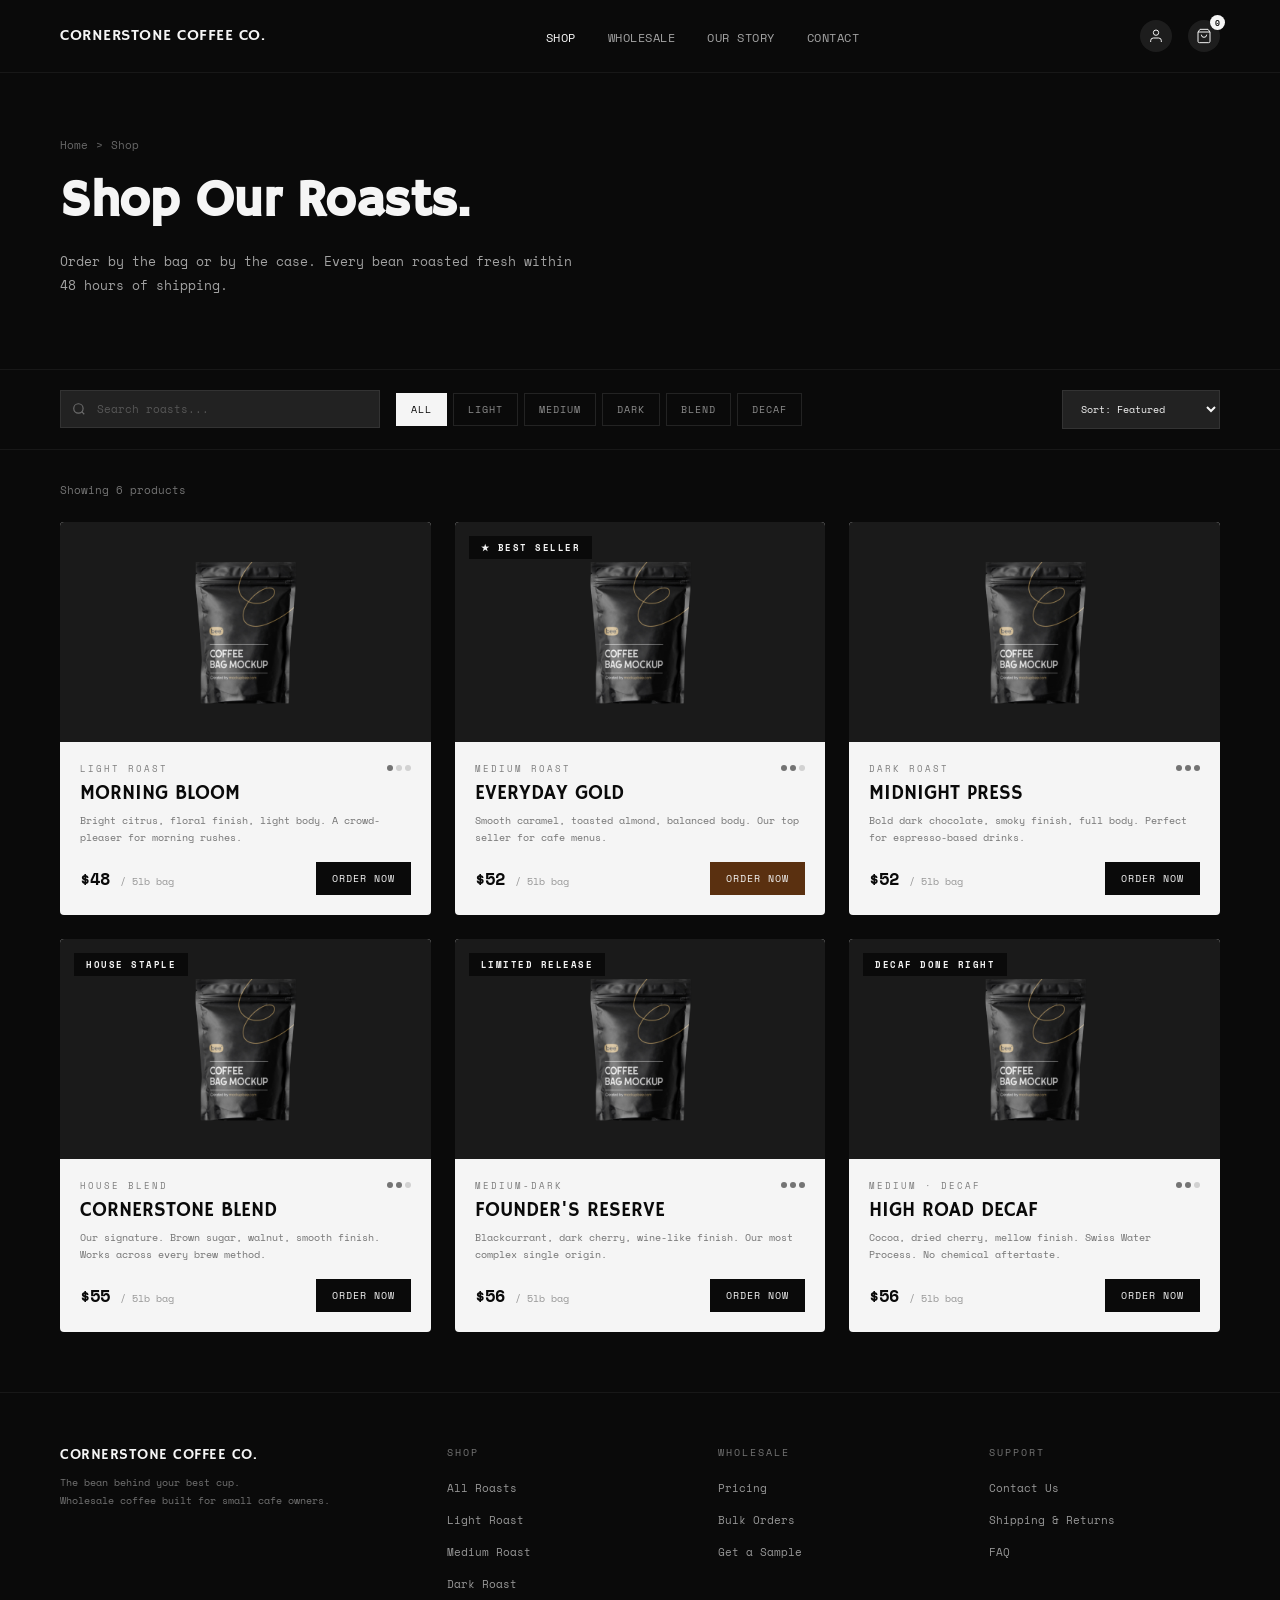
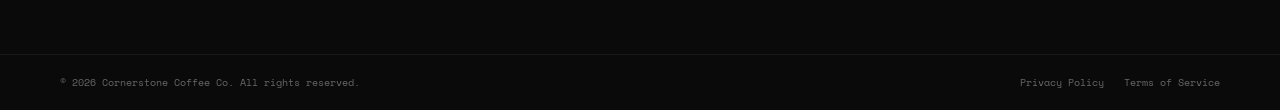
<file: shop.html>
<!DOCTYPE html>
<html lang="en">

<head>
  <meta charset="UTF-8" />
  <meta name="viewport" content="width=device-width, initial-scale=1.0" />
  <title>Shop – Cornerstone Coffee Co.</title>
  <link
    href="https://fonts.googleapis.com/css2?family=Hammersmith+One&family=Space+Mono:ital,wght@0,400;0,700;1,400&display=swap"
    rel="stylesheet" />
  <link rel="stylesheet" href="styles.css" />
  <style>
    .btn-primary {
      background: var(--white);
      color: var(--black);
      border: none;
      font-family: 'Space Mono', monospace;
      font-size: 11px;
      font-weight: 700;
      letter-spacing: 1.5px;
      text-transform: uppercase;
      padding: 13px 28px;
      cursor: pointer;
      transition: background 0.2s;
      text-decoration: none;
      display: inline-block;
    }

    .btn-primary:hover {
      background: var(--white-dark);
    }

    /* HERO */
    .shop-hero {
      padding: 64px 60px 72px;
      background: var(--black);
      border-bottom: 1px solid rgba(255,255,255,0.06);
    }
    .shop-hero .hero-eyebrow {
      display: flex; align-items: center; gap: 10px; margin-bottom: 20px;
    }
    .shop-hero .hero-dot {
      width: 6px; height: 6px; border-radius: 50%; background: var(--white);
    }
    .shop-hero .hero-eyebrow span {
      font-size: 11px; letter-spacing: 2px; text-transform: uppercase;
      color: rgba(245,245,245,0.5);
    }
    .shop-hero h1 {
      font-family: 'Hammersmith One', sans-serif;
      font-size: 52px; line-height: 1.1;
      color: var(--white); margin-bottom: 20px; letter-spacing: -0.5px;
    }
    .shop-hero p { font-size: 13px; color: rgba(245,245,245,0.65); line-height: 1.8; max-width: 520px; }

    /* SEARCH + FILTER BAR */
    .controls-bar {
      padding: 20px 60px;
      background: var(--black);
      border-bottom: 1px solid rgba(255, 255, 255, 0.06);
      display: flex;
      align-items: center;
      gap: 16px;
      flex-wrap: wrap;
    }

    .search-wrap {
      position: relative;
      flex: 1;
      min-width: 200px;
      max-width: 320px;
    }

    .search-input {
      width: 100%;
      background: var(--black-light);
      border: 1px solid rgba(255, 255, 255, 0.08);
      color: var(--white);
      font-family: 'Space Mono', monospace;
      font-size: 11px;
      padding: 10px 14px 10px 36px;
      outline: none;
      transition: border-color 0.2s;
    }

    .search-input:focus {
      border-color: rgba(245, 245, 245, 0.25);
    }

    .search-input::placeholder {
      color: rgba(245, 245, 245, 0.25);
    }

    .search-icon {
      position: absolute;
      left: 12px;
      top: 50%;
      transform: translateY(-50%);
      opacity: 0.35;
    }

    .filter-group {
      display: flex;
      gap: 6px;
      flex-wrap: wrap;
    }

    .filter-btn {
      background: transparent;
      border: 1px solid rgba(255, 255, 255, 0.1);
      color: rgba(245, 245, 245, 0.55);
      font-family: 'Space Mono', monospace;
      font-size: 10px;
      letter-spacing: 1px;
      text-transform: uppercase;
      padding: 8px 14px;
      cursor: pointer;
      transition: all 0.2s;
    }

    .filter-btn:hover {
      color: var(--white);
      border-color: rgba(255, 255, 255, 0.3);
    }

    .filter-btn.active {
      background: var(--white);
      color: var(--black);
      border-color: var(--white);
    }

    .sort-select {
      margin-left: auto;
      background: var(--black-light);
      border: 1px solid rgba(255, 255, 255, 0.08);
      color: var(--white);
      font-family: 'Space Mono', monospace;
      font-size: 10px;
      padding: 10px 14px;
      outline: none;
      cursor: pointer;
    }

    /* MAIN */
    .shop-main {
      padding: 32px 60px 60px;
    }

    .results-bar {
      display: flex;
      justify-content: space-between;
      align-items: center;
      margin-bottom: 24px;
    }

    .results-count {
      font-size: 11px;
      color: rgba(245, 245, 245, 0.45);
    }

    .product-grid {
      display: grid;
      grid-template-columns: repeat(3, 1fr);
      gap: 24px;
    }

    /* PRODUCT CARD */
    .product-card {
      background: var(--white);
      border-radius: 4px;
      overflow: hidden;
      transition: transform 0.25s, box-shadow 0.25s;
      cursor: pointer;
    }

    .product-card:hover {
      transform: translateY(-4px);
      box-shadow: 0 16px 40px rgba(0, 0, 0, 0.4);
    }

    .product-img-wrap {
      position: relative;
      height: 220px;
      overflow: hidden;
      background: #1a1a1a;
    }

    .product-img-wrap img {
      width: 100%;
      height: 220px;
      object-fit: contain;
      padding: 16px;
      display: block;
    }

    .product-badge {
      position: absolute;
      top: 14px;
      left: 14px;
      background: var(--black);
      color: var(--white);
      font-size: 9px;
      font-weight: 700;
      letter-spacing: 1.5px;
      text-transform: uppercase;
      padding: 5px 12px;
      z-index: 2;
    }

    .product-overlay {
      position: absolute;
      inset: 0;
      background: rgba(10, 10, 10, 0.6);
      display: flex;
      align-items: center;
      justify-content: center;
      opacity: 0;
      transition: opacity 0.25s;
    }

    .product-card:hover .product-overlay {
      opacity: 1;
    }

    .overlay-text {
      color: var(--white);
      font-size: 11px;
      letter-spacing: 2px;
      text-transform: uppercase;
      border-bottom: 1px solid rgba(245, 245, 245, 0.6);
      padding-bottom: 3px;
    }

    .product-info {
      padding: 20px;
    }

    .product-top {
      display: flex;
      justify-content: space-between;
      align-items: center;
      margin-bottom: 6px;
    }

    .product-roast {
      font-size: 9px;
      letter-spacing: 2px;
      text-transform: uppercase;
      color: rgba(10, 10, 10, 0.5);
    }

    .roast-dots {
      display: flex;
      gap: 3px;
    }

    .roast-dot {
      width: 6px;
      height: 6px;
      border-radius: 50%;
      background: rgba(10, 10, 10, 0.15);
    }

    .roast-dot.filled {
      background: rgba(10, 10, 10, 0.55);
    }

    .product-name {
      font-family: 'Hammersmith One', sans-serif;
      font-size: 20px;
      text-transform: uppercase;
      color: var(--black);
      margin-bottom: 6px;
    }

    .product-notes {
      font-size: 10px;
      color: rgba(10, 10, 10, 0.55);
      line-height: 1.7;
      margin-bottom: 16px;
    }

    .product-footer {
      display: flex;
      justify-content: space-between;
      align-items: center;
    }

    .product-price {
      font-size: 17px;
      font-weight: 700;
      color: var(--black);
    }

    .product-price span {
      font-size: 10px;
      font-weight: 400;
      color: rgba(10, 10, 10, 0.4);
    }

    .add-btn {
      background: var(--black);
      color: var(--white);
      border: none;
      font-family: 'Space Mono', monospace;
      font-size: 10px;
      letter-spacing: 1px;
      text-transform: uppercase;
      padding: 9px 16px;
      cursor: pointer;
      transition: background 0.2s;
    }

    .add-btn:hover {
      background: var(--black-light);
    }

    .add-btn.featured {
      background: #5a3010;
    }

    /* NO RESULTS */
    .no-results {
      grid-column: 1 / -1;
      text-align: center;
      padding: 80px 40px;
      display: none;
    }

    .no-results p {
      font-size: 12px;
      color: rgba(245, 245, 245, 0.35);
    }
  </style>
</head>

<body>

  <nav>
    <a href="index.html" class="nav-logo">Cornerstone Coffee Co.</a>
    <ul class="nav-links">
      <li><a href="shop.html" class="active">Shop</a></li>
      <li><a href="wholesale.html">Wholesale</a></li>
      <li><a href="our-story.html">Our Story</a></li>
      <li><a href="contact.html">Contact</a></li>
    </ul>
    <div class="nav-icons">
      <a href="auth.html" class="nav-icon-btn" id="nav-profile-btn">
        <svg width="16" height="16" fill="none" viewBox="0 0 24 24" stroke="#f5f5f5" stroke-width="1.5">
          <path d="M20 21v-2a4 4 0 0 0-4-4H8a4 4 0 0 0-4 4v2" />
          <circle cx="12" cy="7" r="4" />
        </svg>
      </a>
      <a href="cart.html" class="nav-icon-btn">
        <svg width="16" height="16" fill="none" viewBox="0 0 24 24" stroke="#f5f5f5" stroke-width="1.5">
          <path d="M6 2L3 6v14a2 2 0 0 0 2 2h14a2 2 0 0 0 2-2V6l-3-4z" />
          <line x1="3" y1="6" x2="21" y2="6" />
          <path d="M16 10a4 4 0 0 1-8 0" />
        </svg>
        <div class="cart-count" id="cart-count">0</div>
      </a>
    </div>
  </nav>

  <!-- HERO -->
  <div class="shop-hero">
    <div class="breadcrumb">
      <a href="index.html">Home</a><span>></span>Shop
    </div>
    <h1>Shop Our Roasts.</h1>
    <p>Order by the bag or by the case. Every bean roasted fresh within 48 hours of shipping.</p>
  </div>

  <!-- SEARCH + FILTER -->
  <div class="controls-bar">
    <div class="search-wrap">
      <svg class="search-icon" width="14" height="14" fill="none" viewBox="0 0 24 24" stroke="#f5f5f5" stroke-width="2">
        <circle cx="11" cy="11" r="8" />
        <path d="M21 21l-4.35-4.35" />
      </svg>
      <input class="search-input" type="text" id="search-input" placeholder="Search roasts..." oninput="applyFilters()">
    </div>
    <div class="filter-group">
      <button class="filter-btn active" onclick="setFilter('all', this)">All</button>
      <button class="filter-btn" onclick="setFilter('light', this)">Light</button>
      <button class="filter-btn" onclick="setFilter('medium', this)">Medium</button>
      <button class="filter-btn" onclick="setFilter('dark', this)">Dark</button>
      <button class="filter-btn" onclick="setFilter('blend', this)">Blend</button>
      <button class="filter-btn" onclick="setFilter('decaf', this)">Decaf</button>
    </div>
    <select class="sort-select" id="sort-select" onchange="applyFilters()">
      <option value="featured">Sort: Featured</option>
      <option value="price-asc">Price: Low to High</option>
      <option value="price-desc">Price: High to Low</option>
      <option value="name-asc">Name: A–Z</option>
    </select>
  </div>

  <!-- PRODUCTS -->
  <main class="shop-main">
    <div class="results-bar">
      <p class="results-count" id="results-count">Showing 6 products</p>
    </div>

    <div class="product-grid" id="product-grid">

      <div class="product-card" data-category="light" data-name="Morning Bloom" data-price="48"
        onclick="window.location='product-morning-bloom.html'">
        <div class="product-img-wrap">
          <img src="images/coffee-mockup.png" alt="Coffee Bag">
          <div class="product-overlay"><span class="overlay-text">View Details</span></div>
        </div>
        <div class="product-info">
          <div class="product-top">
            <div class="product-roast">Light Roast</div>
            <div class="roast-dots">
              <div class="roast-dot filled"></div>
              <div class="roast-dot"></div>
              <div class="roast-dot"></div>
            </div>
          </div>
          <div class="product-name">Morning Bloom</div>
          <div class="product-notes">Bright citrus, floral finish, light body. A crowd-pleaser for morning rushes.</div>
          <div class="product-footer">
            <div class="product-price">$48 <span>/ 5lb bag</span></div>
            <button class="add-btn"
              onclick="event.stopPropagation(); addToCart(this, 'Morning Bloom', 'Light Roast', 48)">Order Now</button>
          </div>
        </div>
      </div>

      <div class="product-card" data-category="medium" data-name="Everyday Gold" data-price="52"
        onclick="window.location='product-everyday-gold.html'">
        <div class="product-img-wrap">
          <div class="product-badge">&#9733 Best Seller</div>
          <img src="images/coffee-mockup.png" alt="Coffee Bag">
          <div class="product-overlay"><span class="overlay-text">View Details</span></div>
        </div>
        <div class="product-info">
          <div class="product-top">
            <div class="product-roast">Medium Roast</div>
            <div class="roast-dots">
              <div class="roast-dot filled"></div>
              <div class="roast-dot filled"></div>
              <div class="roast-dot"></div>
            </div>
          </div>
          <div class="product-name">Everyday Gold</div>
          <div class="product-notes">Smooth caramel, toasted almond, balanced body. Our top seller for cafe menus.</div>
          <div class="product-footer">
            <div class="product-price">$52 <span>/ 5lb bag</span></div>
            <button class="add-btn featured"
              onclick="event.stopPropagation(); addToCart(this, 'Everyday Gold', 'Medium Roast', 52)">Order Now</button>
          </div>
        </div>
      </div>

      <div class="product-card" data-category="dark" data-name="Midnight Press" data-price="52"
        onclick="window.location='product-midnight-press.html'">
        <div class="product-img-wrap">
          <img src="images/coffee-mockup.png" alt="Coffee Bag">
          <div class="product-overlay"><span class="overlay-text">View Details</span></div>
        </div>
        <div class="product-info">
          <div class="product-top">
            <div class="product-roast">Dark Roast</div>
            <div class="roast-dots">
              <div class="roast-dot filled"></div>
              <div class="roast-dot filled"></div>
              <div class="roast-dot filled"></div>
            </div>
          </div>
          <div class="product-name">Midnight Press</div>
          <div class="product-notes">Bold dark chocolate, smoky finish, full body. Perfect for espresso-based drinks.
          </div>
          <div class="product-footer">
            <div class="product-price">$52 <span>/ 5lb bag</span></div>
            <button class="add-btn"
              onclick="event.stopPropagation(); addToCart(this, 'Midnight Press', 'Dark Roast', 52)">Order Now</button>
          </div>
        </div>
      </div>

      <div class="product-card" data-category="blend" data-name="Cornerstone Blend" data-price="55"
        onclick="window.location='product-cornerstone-blend.html'">
        <div class="product-img-wrap">
          <div class="product-badge">House Staple</div>
          <img src="images/coffee-mockup.png" alt="Coffee Bag">
          <div class="product-overlay"><span class="overlay-text">View Details</span></div>
        </div>
        <div class="product-info">
          <div class="product-top">
            <div class="product-roast">House Blend</div>
            <div class="roast-dots">
              <div class="roast-dot filled"></div>
              <div class="roast-dot filled"></div>
              <div class="roast-dot"></div>
            </div>
          </div>
          <div class="product-name">Cornerstone Blend</div>
          <div class="product-notes">Our signature. Brown sugar, walnut, smooth finish. Works across every brew method.
          </div>
          <div class="product-footer">
            <div class="product-price">$55 <span>/ 5lb bag</span></div>
            <button class="add-btn"
              onclick="event.stopPropagation(); addToCart(this, 'Cornerstone Blend', 'House Blend', 55)">Order
              Now</button>
          </div>
        </div>
      </div>

      <div class="product-card" data-category="dark" data-name="Founder's Reserve" data-price="56"
        onclick="window.location='product-founders-reserve.html'">
        <div class="product-img-wrap">
          <div class="product-badge">Limited Release</div>
          <img src="images/coffee-mockup.png" alt="Coffee Bag">
          <div class="product-overlay"><span class="overlay-text">View Details</span></div>
        </div>
        <div class="product-info">
          <div class="product-top">
            <div class="product-roast">Medium-Dark</div>
            <div class="roast-dots">
              <div class="roast-dot filled"></div>
              <div class="roast-dot filled"></div>
              <div class="roast-dot filled"></div>
            </div>
          </div>
          <div class="product-name">Founder's Reserve</div>
          <div class="product-notes">Blackcurrant, dark cherry, wine-like finish. Our most complex single origin.</div>
          <div class="product-footer">
            <div class="product-price">$56 <span>/ 5lb bag</span></div>
            <button class="add-btn"
              onclick="event.stopPropagation(); addToCart(this, 'Founder\'s Reserve', 'Medium-Dark Roast', 56)">Order
              Now</button>
          </div>
        </div>
      </div>

      <div class="product-card" data-category="decaf" data-name="High Road Decaf" data-price="56"
        onclick="window.location='product-high-road-decaf.html'">
        <div class="product-img-wrap">
          <div class="product-badge">Decaf Done Right</div>
          <img src="images/coffee-mockup.png" alt="Coffee Bag">
          <div class="product-overlay"><span class="overlay-text">View Details</span></div>
        </div>
        <div class="product-info">
          <div class="product-top">
            <div class="product-roast">Medium · Decaf</div>
            <div class="roast-dots">
              <div class="roast-dot filled"></div>
              <div class="roast-dot filled"></div>
              <div class="roast-dot"></div>
            </div>
          </div>
          <div class="product-name">High Road Decaf</div>
          <div class="product-notes">Cocoa, dried cherry, mellow finish. Swiss Water Process. No chemical aftertaste.
          </div>
          <div class="product-footer">
            <div class="product-price">$56 <span>/ 5lb bag</span></div>
            <button class="add-btn"
              onclick="event.stopPropagation(); addToCart(this, 'High Road Decaf', 'Medium Decaf', 56)">Order
              Now</button>
          </div>
        </div>
      </div>

      <div class="no-results" id="no-results">
        <p>No products match your search. Try a different filter or keyword.</p>
      </div>

    </div>
  </main>

  <footer class="footer">
    <div class="footer-top">
      <div>
        <div class="footer-brand">Cornerstone Coffee Co.</div>
        <p class="footer-tagline">The bean behind your best cup.<br>Wholesale coffee built for small cafe owners.</p>
      </div>
      <div class="footer-col">
        <div class="footer-col-title">Shop</div>
        <ul>
          <li><a href="shop.html">All Roasts</a></li>
          <li><a href="shop.html">Light Roast</a></li>
          <li><a href="shop.html">Medium Roast</a></li>
          <li><a href="shop.html">Dark Roast</a></li>
        </ul>
      </div>
      <div class="footer-col">
        <div class="footer-col-title">Wholesale</div>
        <ul>
          <li><a href="wholesale.html">Pricing</a></li>
          <li><a href="wholesale.html">Bulk Orders</a></li>
          <li><a href="wholesale.html">Get a Sample</a></li>
        </ul>
      </div>
      <div class="footer-col">
        <div class="footer-col-title">Support</div>
        <ul>
          <li><a href="contact.html">Contact Us</a></li>
          <li><a href="wholesale.html">Shipping & Returns</a></li>
          <li><a href="contact.html">FAQ</a></li>
        </ul>
      </div>
    </div>
    <div class="footer-bottom">
      <span class="footer-copy">© 2026 Cornerstone Coffee Co. All rights reserved.</span>
      <div class="footer-legal"><a href="#">Privacy Policy</a><a href="#">Terms of Service</a></div>
    </div>
  </footer>

  <script>
    var activeFilter = 'all';

    function setFilter(cat, btn) {
      activeFilter = cat;
      document.querySelectorAll('.filter-btn').forEach(function (b) { b.classList.remove('active'); });
      btn.classList.add('active');
      applyFilters();
    }

    function applyFilters() {
      var query = document.getElementById('search-input').value.trim().toLowerCase();
      var sort = document.getElementById('sort-select').value;
      var cards = Array.from(document.querySelectorAll('.product-card'));
      var visible = 0;

      // filter
      cards.forEach(function (card) {
        var name = card.dataset.name.toLowerCase();
        var cat = card.dataset.category;
        var matchFilter = activeFilter === 'all' || cat === activeFilter;
        var matchSearch = query === '' || name.includes(query);
        if (matchFilter && matchSearch) {
          card.style.display = 'block';
          visible++;
        } else {
          card.style.display = 'none';
        }
      });

      // sort visible cards
      var grid = document.getElementById('product-grid');
      var visibleCards = cards.filter(function (c) { return c.style.display !== 'none'; });
      visibleCards.sort(function (a, b) {
        if (sort === 'price-asc') return parseInt(a.dataset.price) - parseInt(b.dataset.price);
        if (sort === 'price-desc') return parseInt(b.dataset.price) - parseInt(a.dataset.price);
        if (sort === 'name-asc') return a.dataset.name.localeCompare(b.dataset.name);
        return 0;
      });
      visibleCards.forEach(function (c) { grid.appendChild(c); });

      document.getElementById('results-count').textContent = 'Showing ' + visible + ' product' + (visible !== 1 ? 's' : '');
      document.getElementById('no-results').style.display = visible === 0 ? 'block' : 'none';
    }

    function addToCart(btn, name, roast, price) {
      var cart = JSON.parse(localStorage.getItem('cc_cart') || '[]');
      var existing = cart.findIndex(function (i) { return i.name === name && i.size === '5lb'; });
      if (existing !== -1) {
        cart[existing].qty += 1;
      } else {
        cart.push({ name: name, roast: roast, origin: '', size: '5lb', price: price, qty: 1 });
      }
      localStorage.setItem('cc_cart', JSON.stringify(cart));
      var total = cart.reduce(function (s, i) { return s + i.qty; }, 0);
      document.getElementById('cart-count').textContent = total;
      btn.textContent = '✓ Added';
      btn.style.background = '#333';
      btn.style.color = '#f5f5f5';
      setTimeout(function () { btn.textContent = 'Order Now'; btn.style.background = ''; btn.style.color = ''; }, 1500);
    }

    // init nav
    (function () {
      var cart = JSON.parse(localStorage.getItem('cc_cart') || '[]');
      document.getElementById('cart-count').textContent = cart.reduce(function (s, i) { return s + i.qty; }, 0);
      if (localStorage.getItem('cc_user')) document.getElementById('nav-profile-btn').href = 'profile.html';
    })();
  </script>
</body>

</html>
</file>
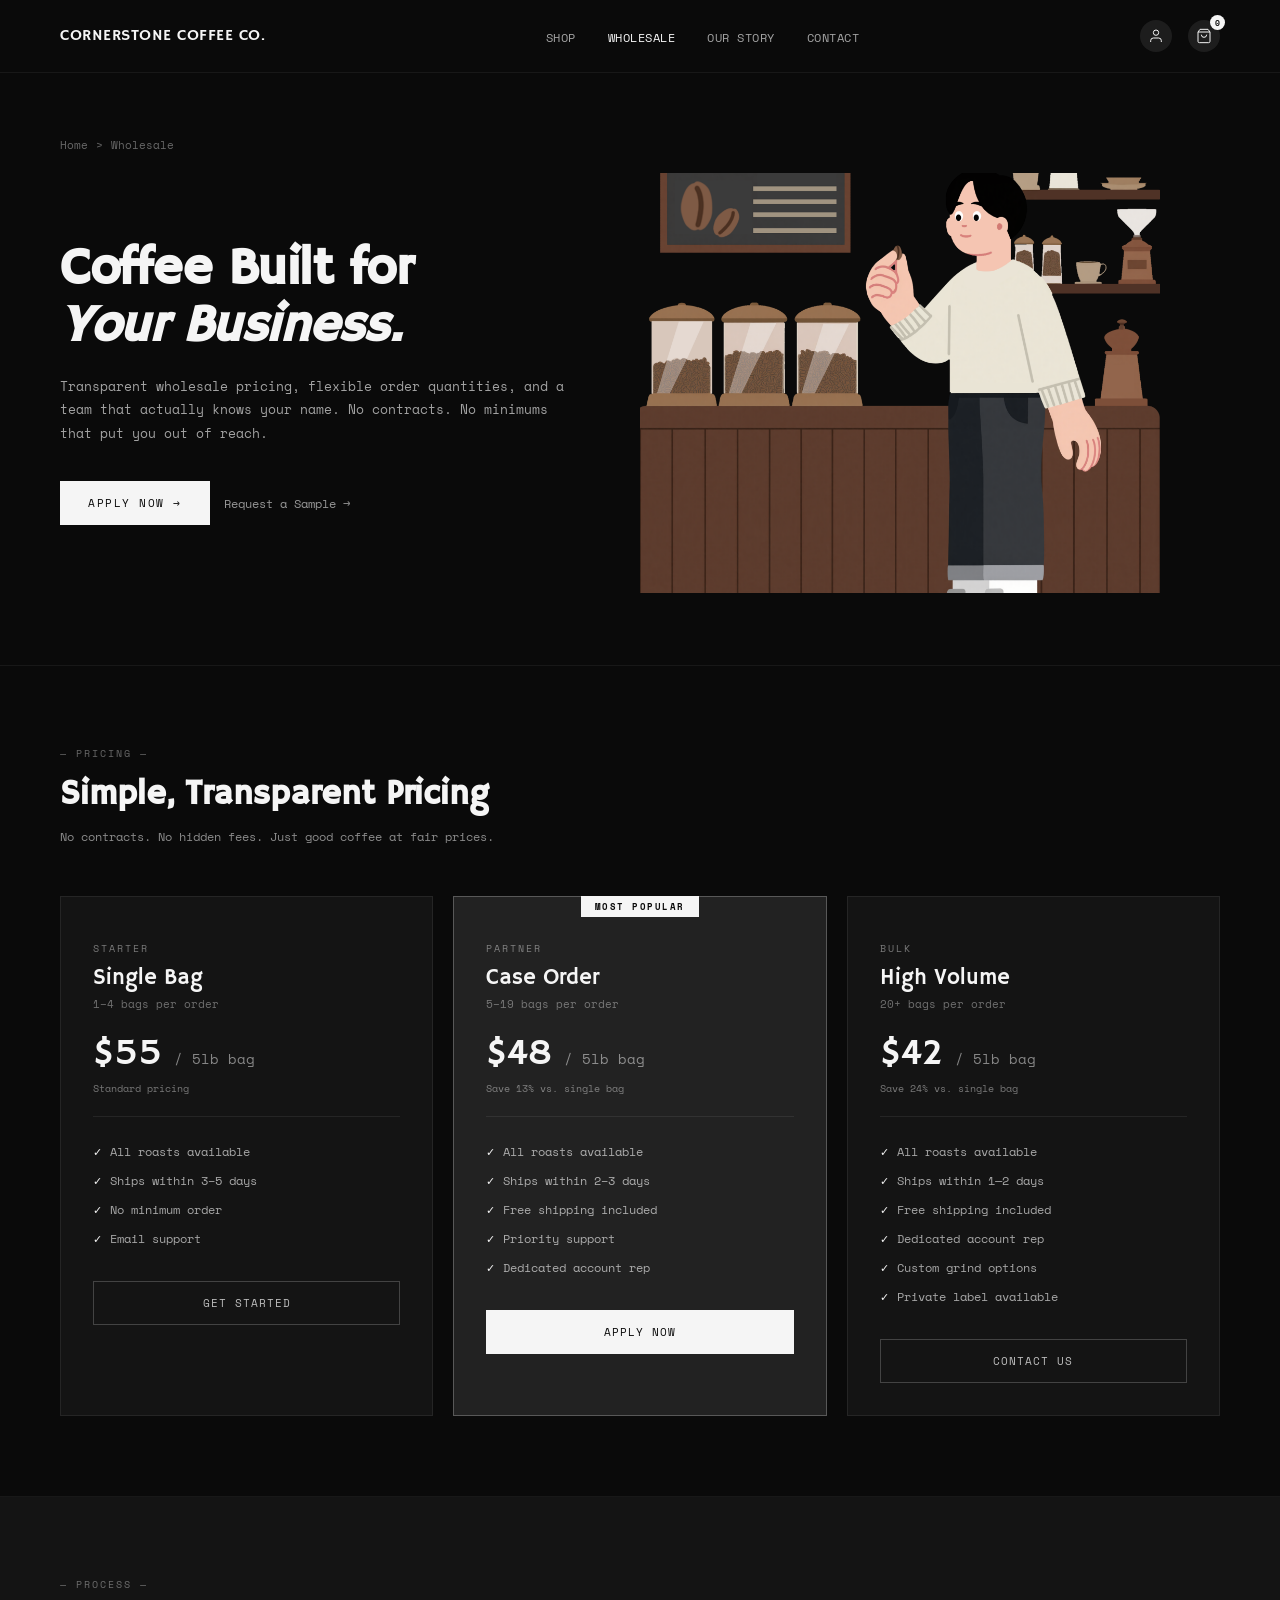
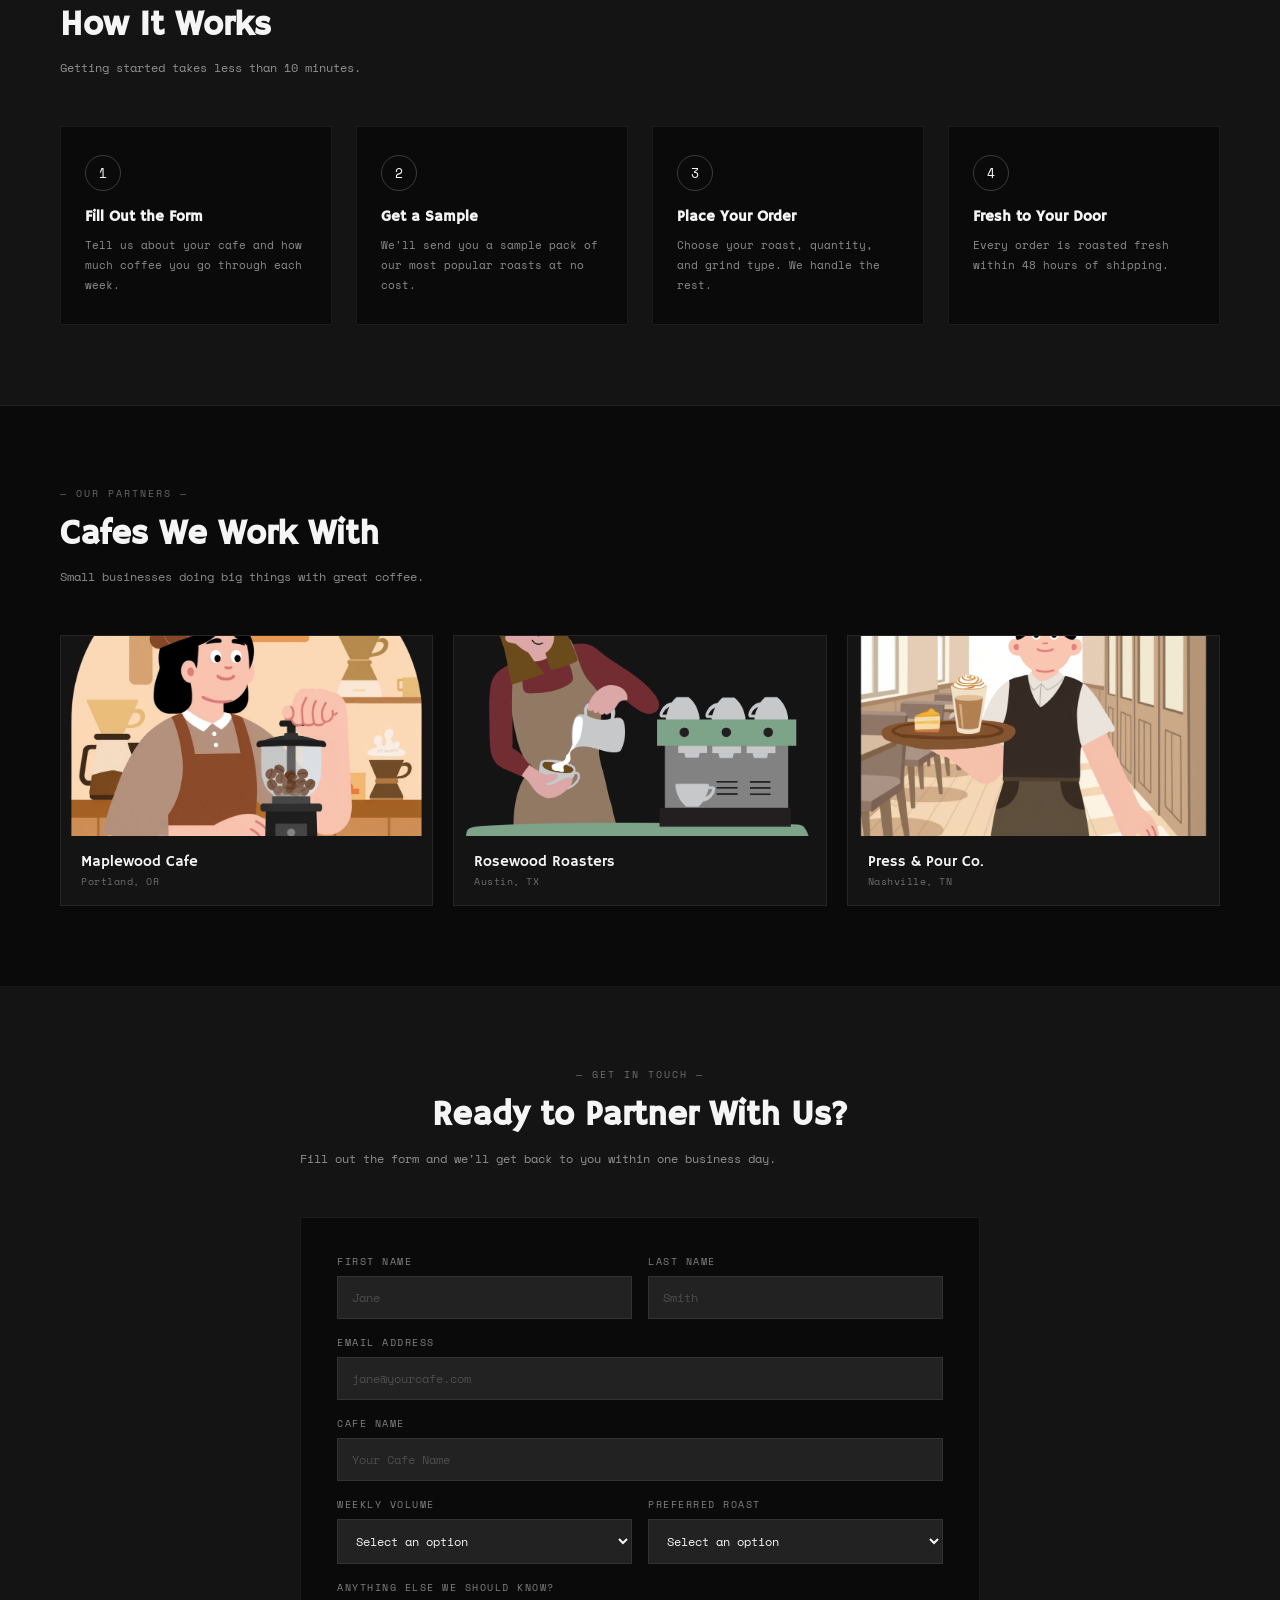
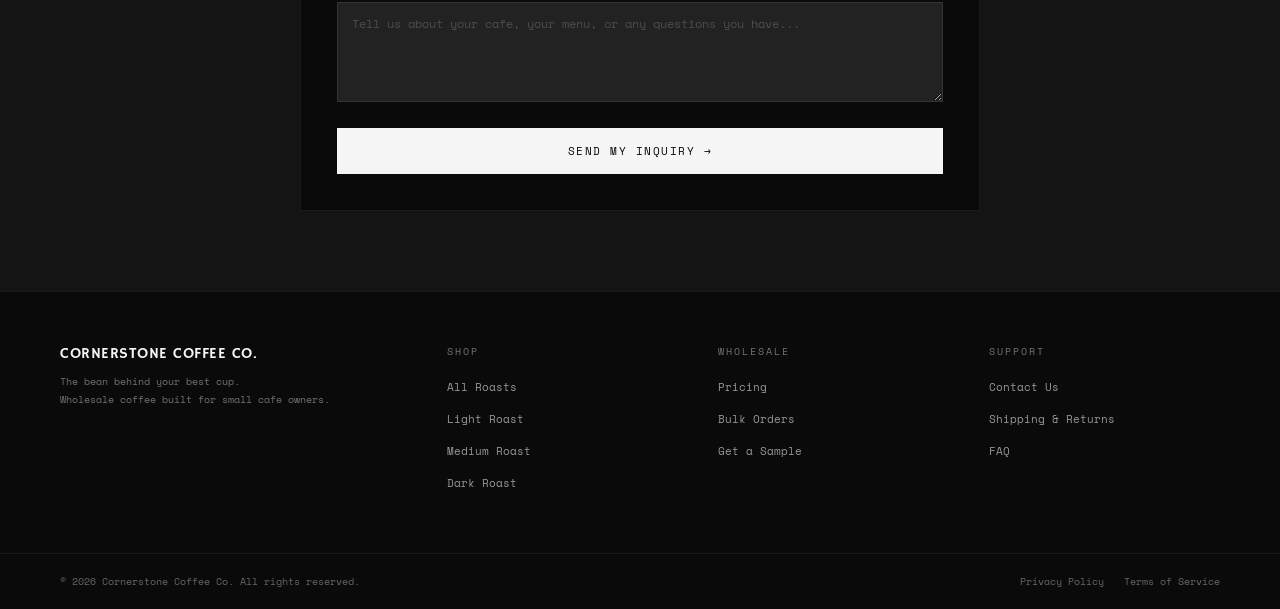
<file: wholesale.html>
<!DOCTYPE html>
<html lang="en">

<head>
  <meta charset="UTF-8" />
  <meta name="viewport" content="width=device-width, initial-scale=1.0" />
  <title>Wholesale &mdash; Cornerstone Coffee Co.</title>
  <link
    href="https://fonts.googleapis.com/css2?family=Hammersmith+One&family=Space+Mono:ital,wght@0,400;0,700;1,400&display=swap"
    rel="stylesheet" />
  <link rel="stylesheet" href="styles.css" />
  <style>
    /* ── WHOLESALE HERO ── */
    .wholesale-hero {
      padding: 64px 60px 72px;
      background: var(--black);
      border-bottom: 1px solid rgba(255, 255, 255, 0.06);
    }

    .hero-grid {
      display: grid;
      grid-template-columns: 1fr 1fr;
      gap: 60px;
      align-items: center;
      max-width: 1100px;
    }

    .hero-img-wrap {
      width: 100%;
      height: 420px;
      overflow: hidden;
    }

    .hero-img-wrap img {
      width: 100%;
      height: 100%;
      object-fit: cover;
    }

    .hero-title {
      font-family: 'Hammersmith One', sans-serif;
      font-size: 52px;
      line-height: 1.1;
      color: var(--white);
      margin-bottom: 20px;
      letter-spacing: -0.5px;
    }

    .hero-sub {
      font-size: 13px;
      line-height: 1.8;
      color: rgba(245, 245, 245, 0.65);
      margin-bottom: 36px;
      max-width: 520px;
    }

    .hero-cta-row {
      display: flex;
      gap: 14px;
      align-items: center;
      flex-wrap: wrap;
    }

    .hero-btn-primary {
      display: inline-flex;
      align-items: center;
      gap: 8px;
      background: var(--white);
      color: var(--black);
      font-family: 'Space Mono', monospace;
      font-size: 11px;
      letter-spacing: 1.5px;
      text-transform: uppercase;
      padding: 14px 28px;
      text-decoration: none;
      transition: opacity 0.2s;
    }

    .hero-btn-primary:hover {
      opacity: 0.85;
    }

    .hero-btn-secondary {
      font-size: 12px;
      color: rgba(245, 245, 245, 0.6);
      text-decoration: none;
      transition: color 0.2s;
    }

    .hero-btn-secondary:hover {
      color: var(--white);
    }

    /* ── BANNER ── */
    .banner {
      height: 500px;
      position: relative;
      overflow: hidden;
      background: var(--black-mid);
    }

    .banner-placeholder {
      width: 100%;
      height: 100%;
      display: flex;
      flex-direction: column;
      align-items: center;
      justify-content: center;
      gap: 10px;
      font-size: 13px;
      color: rgba(245, 245, 245, 0.3);
      letter-spacing: 0.5px;
      text-align: center;
    }

    .banner-placeholder-icon {
      font-size: 32px;
    }

    .banner-img {
      width: 100%;
      height: 100%;
      object-fit: cover;
    }

    .banner-overlay {
      position: absolute;
      inset: 0;
      background: linear-gradient(to right, rgba(10, 10, 10, 0.75) 0%, rgba(10, 10, 10, 0.2) 100%);
      display: flex;
      align-items: center;
      padding: 0 60px;
      pointer-events: none;
    }

    .banner-tag {
      font-size: 10px;
      letter-spacing: 2.5px;
      text-transform: uppercase;
      color: rgba(245, 245, 245, 0.55);
      margin-bottom: 10px;
    }

    .banner-title {
      font-family: 'Hammersmith One', sans-serif;
      font-size: 30px;
      line-height: 1.2;
      color: var(--white);
    }

    /* ── PRICING ── */
    .pricing-section {
      padding: 80px 60px;
      background: var(--black);
      border-bottom: 1px solid rgba(255, 255, 255, 0.06);
    }

    .pricing-grid {
      display: grid;
      grid-template-columns: repeat(3, 1fr);
      gap: 20px;
    }

    .pricing-card {
      background: var(--black-mid);
      border: 1px solid rgba(255, 255, 255, 0.07);
      padding: 32px;
      position: relative;
      transition: border-color 0.2s;
    }

    .pricing-card:hover {
      border-color: rgba(255, 255, 255, 0.15);
    }

    .pricing-card.featured {
      border-color: rgba(245, 245, 245, 0.25);
      background: var(--black-light);
    }

    .pricing-featured-badge {
      position: absolute;
      top: -1px;
      left: 50%;
      transform: translateX(-50%);
      background: var(--white);
      color: var(--black);
      font-size: 9px;
      letter-spacing: 1.5px;
      text-transform: uppercase;
      padding: 4px 14px;
      font-weight: 700;
    }

    .pricing-tier {
      font-size: 10px;
      letter-spacing: 2px;
      text-transform: uppercase;
      color: rgba(245, 245, 245, 0.45);
      margin-bottom: 8px;
      margin-top: 12px;
    }

    .pricing-name {
      font-family: 'Hammersmith One', sans-serif;
      font-size: 22px;
      color: var(--white);
      margin-bottom: 4px;
    }

    .pricing-qty {
      font-size: 11px;
      color: rgba(245, 245, 245, 0.4);
      margin-bottom: 20px;
    }

    .pricing-price {
      font-family: 'Hammersmith One', sans-serif;
      font-size: 36px;
      color: var(--white);
      margin-bottom: 4px;
    }

    .pricing-price span {
      font-size: 14px;
      color: rgba(245, 245, 245, 0.5);
      font-family: 'Space Mono', monospace;
    }

    .pricing-save {
      font-size: 10px;
      color: rgba(245, 245, 245, 0.45);
      margin-bottom: 20px;
    }

    .pricing-divider {
      border: none;
      border-top: 1px solid rgba(255, 255, 255, 0.07);
      margin: 20px 0;
    }

    .pricing-features {
      list-style: none;
      margin-bottom: 28px;
    }

    .pricing-features li {
      font-size: 12px;
      color: rgba(245, 245, 245, 0.65);
      padding: 6px 0;
      display: flex;
      align-items: flex-start;
      gap: 8px;
    }

    .check {
      color: var(--white);
      font-size: 11px;
      flex-shrink: 0;
      margin-top: 1px;
    }

    .pricing-btn {
      width: 100%;
      background: transparent;
      border: 1px solid rgba(255, 255, 255, 0.2);
      color: rgba(245, 245, 245, 0.75);
      font-family: 'Space Mono', monospace;
      font-size: 11px;
      letter-spacing: 1px;
      text-transform: uppercase;
      padding: 13px;
      cursor: pointer;
      transition: all 0.2s;
    }

    .pricing-btn:hover {
      background: var(--white);
      color: var(--black);
      border-color: var(--white);
    }

    .pricing-card.featured .pricing-btn {
      background: var(--white);
      color: var(--black);
      border-color: var(--white);
    }

    .pricing-card.featured .pricing-btn:hover {
      opacity: 0.85;
    }

    /* ── HOW IT WORKS ── */
    .how-section {
      padding: 80px 60px;
      background: var(--black-mid);
      border-bottom: 1px solid rgba(255, 255, 255, 0.06);
    }

    .steps-grid {
      display: grid;
      grid-template-columns: repeat(4, 1fr);
      gap: 24px;
    }

    .step {
      padding: 28px 24px;
      background: var(--black);
      border: 1px solid rgba(255, 255, 255, 0.07);
    }

    .step-number {
      width: 36px;
      height: 36px;
      border-radius: 50%;
      border: 1px solid rgba(255, 255, 255, 0.2);
      display: flex;
      align-items: center;
      justify-content: center;
      font-size: 13px;
      color: var(--white);
      margin-bottom: 16px;
    }

    .step h4 {
      font-family: 'Hammersmith One', sans-serif;
      font-size: 15px;
      color: var(--white);
      margin-bottom: 10px;
    }

    .step p {
      font-size: 11px;
      line-height: 1.8;
      color: rgba(245, 245, 245, 0.55);
    }

    /* ── PARTNER CAFES ── */
    .partner-section {
      padding: 80px 60px;
      background: var(--black);
      border-bottom: 1px solid rgba(255, 255, 255, 0.06);
    }

    .partner-grid {
      display: grid;
      grid-template-columns: repeat(3, 1fr);
      gap: 20px;
    }

    .partner-card {
      background: var(--black-mid);
      border: 1px solid rgba(255, 255, 255, 0.07);
      overflow: hidden;
    }

    .partner-placeholder {
      height: 200px;
      display: flex;
      flex-direction: column;
      align-items: center;
      justify-content: center;
      gap: 10px;
      font-size: 12px;
      color: rgba(245, 245, 245, 0.3);
      background: var(--black-light);
    }

    .partner-placeholder-icon {
      font-size: 28px;
    }

    .partner-img {
      width: 100%;
      height: 200px;
      object-fit: cover;
      display: block;
    }

    .partner-label {
      padding: 16px 20px;
    }

    .partner-name {
      font-family: 'Hammersmith One', sans-serif;
      font-size: 15px;
      color: var(--white);
      margin-bottom: 3px;
    }

    .partner-location {
      font-size: 10px;
      color: rgba(245, 245, 245, 0.4);
      letter-spacing: 0.5px;
    }

    /* ── CTA / CONTACT FORM ── */
    .cta-section {
      padding: 80px 60px;
      background: var(--black-mid);
    }

    .cta-inner {
      max-width: 680px;
      margin: 0 auto;
    }

    .cta-inner .section-title {
      text-align: center;
    }

    .cta-inner .contact-form {
      background: var(--black);
      border: 1px solid rgba(255, 255, 255, 0.07);
      padding: 36px;
    }

    .form-row {
      display: grid;
      grid-template-columns: 1fr 1fr;
      gap: 16px;
      margin-bottom: 0;
    }

    .form-group {
      margin-bottom: 16px;
    }

    .form-group label {
      display: block;
      font-size: 10px;
      letter-spacing: 1.5px;
      text-transform: uppercase;
      color: rgba(245, 245, 245, 0.5);
      margin-bottom: 7px;
    }

    .form-group input,
    .form-group textarea,
    .form-group select {
      width: 100%;
      background: var(--black-light);
      border: 1px solid rgba(255, 255, 255, 0.08);
      color: var(--white);
      font-family: 'Space Mono', monospace;
      font-size: 12px;
      padding: 12px 14px;
      outline: none;
      transition: border-color 0.2s;
    }

    .form-group input:focus,
    .form-group textarea:focus,
    .form-group select:focus {
      border-color: rgba(245, 245, 245, 0.3);
    }

    .form-group input::placeholder,
    .form-group textarea::placeholder {
      color: rgba(245, 245, 245, 0.2);
    }

    .form-group textarea {
      resize: vertical;
      min-height: 100px;
    }

    .form-success {
      display: none;
      background: var(--black-light);
      border: 1px solid rgba(255, 255, 255, 0.1);
      padding: 32px;
      text-align: center;
      margin-bottom: 24px;
    }

    .form-success h3 {
      font-family: 'Hammersmith One', sans-serif;
      font-size: 20px;
      color: var(--white);
      margin-bottom: 10px;
    }

    .form-success p,
    .form-success {
      font-size: 12px;
      color: rgba(245, 245, 245, 0.6);
      line-height: 1.8;
    }
  </style>
</head>

<body>
  <nav>
    <a href="index.html" class="nav-logo">Cornerstone Coffee Co.</a>
    <ul class="nav-links">
      <li><a href="shop.html">Shop</a></li>
      <li><a href="wholesale.html" class="active">Wholesale</a></li>
      <li><a href="our-story.html">Our Story</a></li>
      <li><a href="contact.html">Contact</a></li>
    </ul>
    <div class="nav-icons">
      <a href="auth.html" class="nav-icon-btn" id="nav-profile-btn">
        <svg width="16" height="16" fill="none" viewBox="0 0 24 24" stroke="#f5f5f5" stroke-width="1.5">
          <path d="M20 21v-2a4 4 0 0 0-4-4H8a4 4 0 0 0-4 4v2" />
          <circle cx="12" cy="7" r="4" />
        </svg>
      </a>
      <a href="cart.html" class="nav-icon-btn">
        <svg width="16" height="16" fill="none" viewBox="0 0 24 24" stroke="#f5f5f5" stroke-width="1.5">
          <path d="M6 2L3 6v14a2 2 0 0 0 2 2h14a2 2 0 0 0 2-2V6l-3-4z" />
          <line x1="3" y1="6" x2="21" y2="6" />
          <path d="M16 10a4 4 0 0 1-8 0" />
        </svg>
        <div class="cart-count" id="cart-count">0</div>
      </a>
    </div>
  </nav>
  <!-- WHOLESALE HERO -->
  <div class="wholesale-hero">
    <div class="breadcrumb">
      <a href="index.html">Home</a><span>></span>Wholesale
    </div>
    <div class="hero-grid">
      <div>
        <h1 class="hero-title">Coffee Built for<br><em>Your Business.</em></h1>
        <p class="hero-sub">Transparent wholesale pricing, flexible order quantities, and a team that actually knows
          your name. No contracts. No minimums that put you out of reach.</p>
        <div class="hero-cta-row">
          <a href="#contact-form" class="hero-btn-primary">
            Apply Now &rarr;
          </a>
          <a href="#contact-form" class="hero-btn-secondary">
            Request a Sample &rarr;
          </a>
        </div>
      </div>
      <div class="hero-img-wrap">
        <img src="images/coffee-shop.png" alt="Cornerstone Coffee shop">
      </div>
    </div>
  </div>

  <!-- PRICING TIERS -->
  <section class="pricing-section">
    <div class="section-tag">— Pricing —</div>
    <h2 class="section-title">Simple, Transparent Pricing</h2>
    <p class="section-sub">No contracts. No hidden fees. Just good coffee at fair prices.</p>

    <div class="pricing-grid">

      <!-- TIER 1 -->
      <div class="pricing-card">
        <div class="pricing-tier">Starter</div>
        <div class="pricing-name">Single Bag</div>
        <div class="pricing-qty">1–4 bags per order</div>
        <div class="pricing-price">$55 <span>/ 5lb bag</span></div>
        <div class="pricing-save">Standard pricing</div>
        <hr class="pricing-divider">
        <ul class="pricing-features">
          <li><span class="check">&#10003;</span> All roasts available</li> <!-- HTML Entity Number for check mark -->
          <li><span class="check">&#10003;</span> Ships within 3–5 days</li>
          <li><span class="check">&#10003;</span> No minimum order</li>
          <li><span class="check">&#10003;</span> Email support</li>
        </ul>
        <button class="pricing-btn" onclick="scrollToForm()">Get Started</button>
      </div>

      <!-- TIER 2 — FEATURED -->
      <div class="pricing-card featured">
        <div class="pricing-featured-badge">Most Popular</div>
        <div class="pricing-tier">Partner</div>
        <div class="pricing-name">Case Order</div>
        <div class="pricing-qty">5–19 bags per order</div>
        <div class="pricing-price">$48 <span>/ 5lb bag</span></div>
        <div class="pricing-save">Save 13% vs. single bag</div>
        <hr class="pricing-divider">
        <ul class="pricing-features">
          <li><span class="check">&#10003;</span> All roasts available</li>
          <li><span class="check">&#10003;</span> Ships within 2–3 days</li>
          <li><span class="check">&#10003;</span> Free shipping included</li>
          <li><span class="check">&#10003;</span> Priority support</li>
          <li><span class="check">&#10003;</span> Dedicated account rep</li>
        </ul>
        <button class="pricing-btn" onclick="scrollToForm()">Apply Now</button>
      </div>

      <!-- TIER 3 -->
      <div class="pricing-card">
        <div class="pricing-tier">Bulk</div>
        <div class="pricing-name">High Volume</div>
        <div class="pricing-qty">20+ bags per order</div>
        <div class="pricing-price">$42 <span>/ 5lb bag</span></div>
        <div class="pricing-save">Save 24% vs. single bag</div>
        <hr class="pricing-divider">
        <ul class="pricing-features">
          <li><span class="check">&#10003;</span> All roasts available</li>
          <li><span class="check">&#10003;</span> Ships within 1&mdash;2 days</li>
          <li><span class="check">&#10003;</span> Free shipping included</li>
          <li><span class="check">&#10003;</span> Dedicated account rep</li>
          <li><span class="check">&#10003;</span> Custom grind options</li>
          <li><span class="check">&#10003;</span> Private label available</li>
        </ul>
        <button class="pricing-btn" onclick="scrollToForm()">Contact Us</button>
      </div>

    </div>
  </section>

  <!-- HOW IT WORKS -->
  <section class="how-section">
    <div class="section-tag">— Process —</div>
    <h2 class="section-title">How It Works</h2>
    <p class="section-sub">Getting started takes less than 10 minutes.</p>

    <div class="steps-grid">
      <div class="step">
        <div class="step-number">1</div>
        <h4>Fill Out the Form</h4>
        <p>Tell us about your cafe and how much coffee you go through each week.</p>
      </div>
      <div class="step">
        <div class="step-number">2</div>
        <h4>Get a Sample</h4>
        <p>We'll send you a sample pack of our most popular roasts at no cost.</p>
      </div>
      <div class="step">
        <div class="step-number">3</div>
        <h4>Place Your Order</h4>
        <p>Choose your roast, quantity, and grind type. We handle the rest.</p>
      </div>
      <div class="step">
        <div class="step-number">4</div>
        <h4>Fresh to Your Door</h4>
        <p>Every order is roasted fresh within 48 hours of shipping.</p>
      </div>
    </div>
  </section>

  <!-- PARTNER CAFE PHOTOS -->
  <section class="partner-section">
    <div class="section-tag">— Our Partners —</div>
    <h2 class="section-title">Cafes We Work With</h2>
    <p class="section-sub">Small businesses doing big things with great coffee.</p>

    <div class="partner-grid">

      <!-- PARTNER PHOTO 1 -->
      <div class="partner-card">
        <img src="images/maplewood.png" alt="Maplewood Cafe" class="partner-img">
        <div class="partner-label">
          <div class="partner-name">Maplewood Cafe</div>
          <div class="partner-location">Portland, OR</div>
        </div>
      </div>

      <!-- PARTNER PHOTO 2 -->
      <div class="partner-card">
        <img src="images/rosewood.png" alt="Rosewood Roasters" class="partner-img">
        <div class="partner-label">
          <div class="partner-name">Rosewood Roasters</div>
          <div class="partner-location">Austin, TX</div>
        </div>
      </div>

      <!-- PARTNER PHOTO 3 -->
      <div class="partner-card">
        <img src="images/pressandpour.png" alt="Press &amp; Pour Co." class="partner-img">
        <div class="partner-label">
          <div class="partner-name">Press &amp; Pour Co.</div>
          <div class="partner-location">Nashville, TN</div>
        </div>
      </div>

    </div>
  </section>

  <!-- CONTACT FORM -->
  <!-- this form doesnt actually send yet, need to add backend later -->
  <section class="cta-section" id="contact-form">
    <div class="cta-inner">
      <div class="section-tag" style="text-align:center;">— Get In Touch —</div>
      <h2 class="section-title">Ready to Partner With Us?</h2>
      <p class="section-sub">Fill out the form and we'll get back to you within one business day.</p>

      <!-- Success message shown after submit -->
      <div class="form-success" id="form-success">
        <h3>We got your message!</h3>
        Thank you for reaching out. Our wholesale team will contact you within one business day. In the meantime, feel
        free to browse our roasts.
      </div>

      <form class="contact-form" id="wholesale-form" onsubmit="handleSubmit(event)">

        <div class="form-row">
          <div class="form-group">
            <label for="first-name">First Name</label>
            <input type="text" id="first-name" placeholder="Jane" required>
          </div>
          <div class="form-group">
            <label for="last-name">Last Name</label>
            <input type="text" id="last-name" placeholder="Smith" required>
          </div>
        </div>

        <div class="form-group">
          <label for="email">Email Address</label>
          <input type="email" id="email" placeholder="jane@yourcafe.com" required>
        </div>

        <div class="form-group">
          <label for="cafe-name">Cafe Name</label>
          <input type="text" id="cafe-name" placeholder="Your Cafe Name" required>
        </div>

        <div class="form-row">
          <div class="form-group">
            <label for="volume">Weekly Volume</label>
            <select id="volume">
              <option value="">Select an option</option>
              <option>Less than 5 lbs/week</option>
              <option>5&mdash;20 lbs/week</option>
              <option>20&mdash;50 lbs/week</option>
              <option>50+ lbs/week</option>
            </select>
          </div>
          <div class="form-group">
            <label for="roast">Preferred Roast</label>
            <select id="roast">
              <option value="">Select an option</option>
              <option>Light Roast</option>
              <option>Medium Roast</option>
              <option>Dark Roast</option>
              <option>Mix / Not Sure Yet</option>
            </select>
          </div>
        </div>

        <div class="form-group">
          <label for="message">Anything else we should know?</label>
          <textarea id="message"
            placeholder="Tell us about your cafe, your menu, or any questions you have..."></textarea>
        </div>

        <button type="submit" class="submit-btn">Send My Inquiry &rarr;</button>

      </form>
    </div>
  </section>

  <!-- FOOTER -->
  <footer class="footer">
    <div class="footer-top">
      <div>
        <div class="footer-brand">Cornerstone Coffee Co.</div>
        <p class="footer-tagline">The bean behind your best cup.<br>Wholesale coffee built for small cafe owners.</p>
      </div>
      <div class="footer-col">
        <div class="footer-col-title">Shop</div>
        <ul>
          <li><a href="shop.html">All Roasts</a></li>
          <li><a href="shop.html">Light Roast</a></li>
          <li><a href="shop.html">Medium Roast</a></li>
          <li><a href="shop.html">Dark Roast</a></li>
        </ul>
      </div>
      <div class="footer-col">
        <div class="footer-col-title">Wholesale</div>
        <ul>
          <li><a href="wholesale.html">Pricing</a></li>
          <li><a href="wholesale.html">Bulk Orders</a></li>
          <li><a href="wholesale.html">Get a Sample</a></li>
        </ul>
      </div>
      <div class="footer-col">
        <div class="footer-col-title">Support</div>
        <ul>
          <li><a href="contact.html">Contact Us</a></li>
          <li><a href="wholesale.html">Shipping &amp; Returns</a></li>
          <li><a href="contact.html">FAQ</a></li>
        </ul>
      </div>
    </div>
    <div class="footer-bottom">
      <span class="footer-copy">© 2026 Cornerstone Coffee Co. All rights reserved.</span>
      <div class="footer-legal"><a href="#">Privacy Policy</a><a href="#">Terms of Service</a></div>
    </div>
  </footer>
  <script>
    (function () {
      var cart = JSON.parse(localStorage.getItem('cc_cart') || '[]');
      var qty = cart.reduce(function (s, i) { return s + i.qty; }, 0);
      var el = document.getElementById('cart-count');
      if (el) el.textContent = qty;
      if (localStorage.getItem('cc_user')) {
        var btn = document.getElementById('nav-profile-btn');
        if (btn) btn.href = 'profile.html';
      }
    })();
  </script>
  <script>

    // ── SCROLL TO FORM ──
    function scrollToForm() {
      document.getElementById('contact-form').scrollIntoView({ behavior: 'smooth' });
    }

    // ── FORM SUBMIT ──
    // NOTE: This currently just shows a success message.
    // When I add a backend, replace this function with a real fetch() POST request.
    function handleSubmit(event) {
      event.preventDefault(); // Stop the page from refreshing

      // Basic validation — check required fields are filled
      const firstName = document.getElementById('first-name').value.trim();
      const email = document.getElementById('email').value.trim();
      const cafeName = document.getElementById('cafe-name').value.trim();

      if (!firstName || !email || !cafeName) {
        alert('Please fill in all required fields.');
        return;
      }

      // Hide the form, show the success message
      document.getElementById('wholesale-form').style.display = 'none';
      document.getElementById('form-success').style.display = 'block';
    }


    function submitWholesale(event) {
      event.preventDefault();
      var errors = [];
      var cafeName = document.getElementById('cafe-name');
      var email = document.getElementById('contact-email');
      var volume = document.getElementById('monthly-volume');

      clearErrors();

      if (!cafeName || !cafeName.value.trim()) { showError('cafe-name', 'Cafe name is required'); errors.push(1); }
      if (!email || !email.value.trim()) { showError('contact-email', 'Email is required'); errors.push(1); }
      else if (!/\S+@\S+\.\S+/.test(email.value)) { showError('contact-email', 'Please enter a valid email'); errors.push(1); }
      if (!volume || !volume.value.trim()) { showError('monthly-volume', 'Please estimate your monthly volume'); errors.push(1); }

      if (errors.length > 0) return;

      var btn = document.getElementById('submit-btn');
      btn.textContent = 'Submitting...';
      btn.disabled = true;
      setTimeout(function () {
        document.getElementById('wholesale-form').style.display = 'none';
        document.getElementById('form-success').style.display = 'block';
      }, 1000);
    }

    function showError(id, msg) {
      var el = document.getElementById(id);
      if (!el) return;
      el.style.borderColor = '#e07070';
      var err = document.createElement('div');
      err.className = 'field-error';
      err.textContent = msg;
      err.style.cssText = 'font-size:10px;color:#e07070;margin-top:5px;';
      el.parentNode.appendChild(err);
    }

    function clearErrors() {
      document.querySelectorAll('.field-error').forEach(function (e) { e.remove(); });
      document.querySelectorAll('input, textarea, select').forEach(function (e) { e.style.borderColor = ''; });
    }

  </script>
</body>

</html>
</file>
<file: styles.css>
*, *::before, *::after { margin: 0; padding: 0; box-sizing: border-box; }


:root {
  --black:       #0a0a0a;
  --black-mid:   #141414;
  --black-light: #222222;
  --white:       #f5f5f5;
  --white-dark:  #e0e0e0;
  --gray:        #888888;
}

/* ── BASE ── */
body {
  background: var(--black);
  font-family: 'Space Mono', monospace;
  color: var(--white);
}

em { font-style: italic; }

/* ── NAV ── */
nav {
  background: var(--black);
  padding: 20px 60px;
  display: flex;
  align-items: center;
  justify-content: space-between;
  border-bottom: 1px solid rgba(255,255,255,0.06);
  position: sticky;
  top: 0;
  z-index: 100;
}
.nav-logo {
  font-family: 'Hammersmith One', sans-serif;
  font-size: 16px;
  color: var(--white);
  text-decoration: none;
  letter-spacing: 0.5px;
  text-transform: uppercase;
}
.nav-links { display: flex; gap: 32px; list-style: none; }
.nav-links a {
  color: rgba(245,245,245,0.65);
  text-decoration: none;
  font-size: 12px;
  letter-spacing: 0.5px;
  text-transform: uppercase;
  transition: color 0.2s;
}
.nav-links a:hover,
.nav-links a.active { color: var(--white); }
.nav-icons { display: flex; gap: 16px; align-items: center; }
.nav-icon-btn {
  width: 32px; height: 32px; border-radius: 50%;
  background: rgba(255,255,255,0.08);
  display: flex; align-items: center; justify-content: center;
  cursor: pointer; border: none; transition: background 0.2s;
  text-decoration: none; position: relative;
}
.nav-icon-btn:hover { background: rgba(255,255,255,0.14); }
.cart-count {
  position: absolute; top: -5px; right: -5px;
  background: var(--white); color: var(--black);
  font-size: 8px; width: 15px; height: 15px; border-radius: 50%;
  display: flex; align-items: center; justify-content: center; font-weight: 700;
}

/* ── BREADCRUMB ── */
.breadcrumb { font-size: 11px; color: rgba(245,245,245,0.4); margin-bottom: 20px; }
.breadcrumb a { color: rgba(245,245,245,0.4); text-decoration: none; }
.breadcrumb a:hover { color: var(--white); }
.breadcrumb span { margin: 0 8px; }

/* ── SHARED SECTION LABELS ── */
.section-tag {
  font-size: 10px;
  letter-spacing: 2px;
  text-transform: uppercase;
  color: rgba(245,245,245,0.4);
  margin-bottom: 14px;
}
.section-title {
  font-family: 'Hammersmith One', sans-serif;
  font-size: 34px;
  line-height: 1.15;
  color: var(--white);
  margin-bottom: 12px;
}
.section-sub {
  font-size: 12px;
  line-height: 1.8;
  color: rgba(245,245,245,0.55);
  margin-bottom: 48px;
}

/* ── BUTTONS ── */
.btn-primary {
  display: inline-flex; align-items: center; gap: 8px;
  background: var(--white); color: var(--black);
  font-family: 'Space Mono', monospace;
  font-size: 11px; letter-spacing: 1.5px; text-transform: uppercase;
  padding: 14px 28px; text-decoration: none; border: none; cursor: pointer;
  transition: opacity 0.2s;
}
.btn-primary:hover { opacity: 0.85; }

.btn-ghost {
  background: transparent;
  color: rgba(245,245,245,0.7);
  border: 1px solid rgba(255,255,255,0.15);
  font-family: 'Space Mono', monospace;
  font-size: 11px; letter-spacing: 1px; text-transform: uppercase;
  padding: 12px 24px; cursor: pointer; transition: all 0.2s;
  text-decoration: none; display: inline-block;
}
.btn-ghost:hover { color: var(--white); border-color: rgba(255,255,255,0.35); }

.form-group { margin-bottom: 16px; }
.form-row { display: grid; grid-template-columns: 1fr 1fr; gap: 16px; }

.form-group label,
.field label {
  display: block;
  font-size: 10px; letter-spacing: 1.5px; text-transform: uppercase;
  color: rgba(245,245,245,0.5); margin-bottom: 7px;
}
.form-group input,
.form-group textarea,
.form-group select,
.field input,
.field textarea,
.field select {
  width: 100%;
  background: var(--black-light);
  border: 1px solid rgba(255,255,255,0.08);
  color: var(--white);
  font-family: 'Space Mono', monospace;
  font-size: 12px; padding: 12px 14px; outline: none;
  transition: border-color 0.2s;
}
.form-group input:focus,
.form-group textarea:focus,
.form-group select:focus,
.field input:focus,
.field textarea:focus,
.field select:focus { border-color: rgba(245,245,245,0.3); }
.form-group input::placeholder,
.form-group textarea::placeholder,
.field input::placeholder,
.field textarea::placeholder { color: rgba(245,245,245,0.2); }
.form-group textarea,
.field textarea { resize: vertical; min-height: 100px; }

.field-error,
.contact-field-error {
  font-size: 10px; color: #e07070; margin-top: 5px;
}

.submit-btn {
  width: 100%;
  background: var(--white); color: var(--black);
  font-family: 'Space Mono', monospace;
  font-size: 11px; letter-spacing: 1.5px; text-transform: uppercase;
  padding: 15px; border: none; cursor: pointer;
  transition: opacity 0.2s; margin-top: 4px;
  display: inline-flex; align-items: center; justify-content: center; gap: 10px;
}
.submit-btn:hover { opacity: 0.85; }

.form-success {
  display: none;
  background: var(--black-light);
  border: 1px solid rgba(255,255,255,0.1);
  padding: 32px; text-align: center; margin-bottom: 24px;
}
.form-success h3 {
  font-family: 'Hammersmith One', sans-serif;
  font-size: 20px; color: var(--white); margin-bottom: 10px;
}
.form-success p { font-size: 12px; color: rgba(245,245,245,0.6); line-height: 1.8; }

/* ── FOOTER ── */
.footer { background: var(--black); border-top: 1px solid rgba(255,255,255,0.06); }
.footer-top {
  display: grid; grid-template-columns: 1.5fr 1fr 1fr 1fr;
  gap: 40px; padding: 52px 60px;
  border-bottom: 1px solid rgba(255,255,255,0.06);
}
.footer-brand {
  font-family: 'Hammersmith One', sans-serif;
  font-size: 15px; color: var(--white);
  text-transform: uppercase; letter-spacing: 0.5px; margin-bottom: 10px;
}
.footer-tagline { font-size: 10px; color: rgba(245,245,245,0.45); line-height: 1.8; }
.footer-col-title {
  font-size: 10px; letter-spacing: 2px; text-transform: uppercase;
  color: rgba(245,245,245,0.45); margin-bottom: 14px;
}
.footer-col ul { list-style: none; }
.footer-col ul li { margin-bottom: 8px; }
.footer-col ul li a {
  font-size: 11px; color: rgba(245,245,245,0.6);
  text-decoration: none; transition: color 0.2s;
}
.footer-col ul li a:hover { color: var(--white); }
.footer-bottom {
  display: flex; justify-content: space-between; align-items: center; padding: 20px 60px;
}
.footer-copy { font-size: 10px; color: rgba(245,245,245,0.4); }
.footer-legal { display: flex; gap: 20px; }
.footer-legal a { font-size: 10px; color: rgba(245,245,245,0.4); text-decoration: none; }
.footer-legal a:hover { color: rgba(245,245,245,0.7); }
</file>
